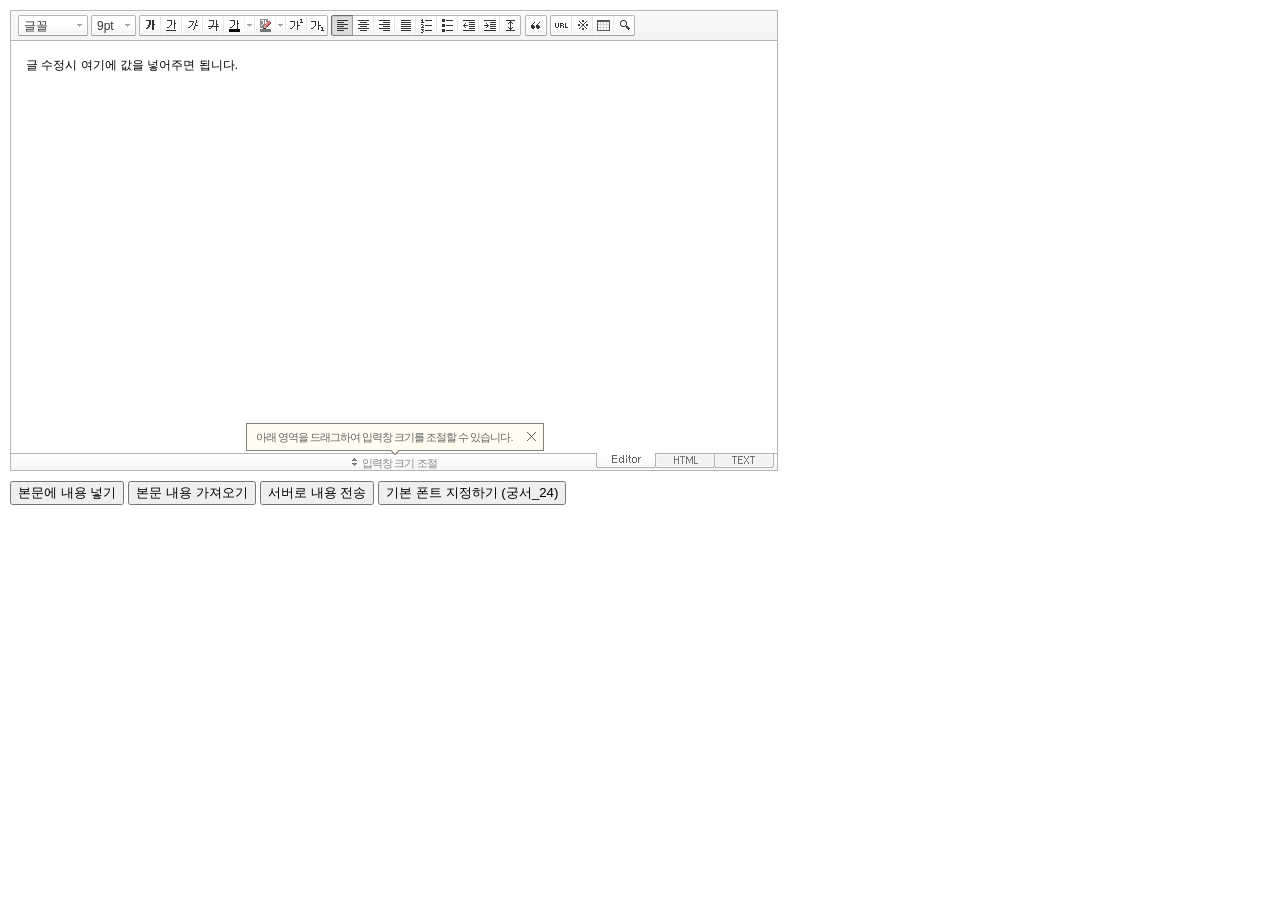
<file: cookieLogin/se2/index.html>
<!DOCTYPE HTML PUBLIC "-//W3C//DTD HTML 4.01 Transitional//EN" "http://www.w3.org/TR/html4/loose.dtd">
<html lang="ko">
<head>
<meta http-equiv="Content-Type" content="text/html; charset=utf-8">
<meta http-equiv="Content-Script-Type" content="text/javascript">
<meta http-equiv="Content-Style-Type" content="text/css">
<title>네이버 :: Smart Editor 2 &#8482;</title>
<link href="css/ko_KR/smart_editor2.css" rel="stylesheet" type="text/css">
<style type="text/css">
	body { margin: 10px; }
</style>
<script type="text/javascript" src="./js/lib/jindo2.all.js" charset="utf-8"></script>
<script type="text/javascript" src="./js/lib/jindo_component.js" charset="utf-8"></script>
<script type="text/javascript" src="./js/service/SE2M_Configuration.js" charset="utf-8"></script>	<!-- 설정 파일 -->
<script type="text/javascript" src="./js/service/SE2BasicCreator.js" charset="utf-8"></script>
<script type="text/javascript" src="./js/smarteditor2.js" charset="utf-8"></script>

</head>
<body>

<!-- SE2 Markup Start -->	
<div id="smart_editor2">
	<div id="smart_editor2_content"><a href="#se2_iframe" class="blind">글쓰기영역으로 바로가기</a>
		<div class="se2_tool" id="se2_tool">
			
			<div class="se2_text_tool husky_seditor_text_tool">
			<ul class="se2_font_type">
				<li class="husky_seditor_ui_fontName"><button type="button" class="se2_font_family" title="글꼴"><span class="husky_se2m_current_fontName">글꼴</span></button>
					<!-- 글꼴 레이어 -->
					<div class="se2_layer husky_se_fontName_layer">
						<div class="se2_in_layer">
							<ul class="se2_l_font_fam">
							<li style="display:none"><button type="button"><span>@DisplayName@<span>(</span><em style="font-family:FontFamily;">@SampleText@</em><span>)</span></span></button></li>
							<li class="se2_division husky_seditor_font_separator"></li>
							<li><button type="button"><span>나눔고딕<span>(</span><em style="font-family:'나눔고딕',NanumGothic;">가나다라</em><span>)</span></span></button></li>
							<li><button type="button"><span>나눔명조<span>(</span><em style="font-family:'나눔명조',NanumMyeongjo;">가나다라</em><span>)</span></span></button></li>
							<li><button type="button"><span>나눔고딕코딩<span>(</span><em style="font-family:'나눔고딕코딩',NanumGothicCoding;">가나다라</em><span>)</span></span></button></li>
							<li><button type="button"><span>나눔바른고딕<span>(</span><em style="font-family:'나눔바른고딕',NanumBarunGothic,NanumBarunGothicOTF;">가나다라</em><span>)</span></span></button></li>
							<li><button type="button"><span>나눔바른펜<span>(</span><em style="font-family:'나눔바른펜',NanumBarunpen;">가나다라</em><span>)</span></span></button></li>
							</ul>
						</div>
					</div>
					<!-- //글꼴 레이어 -->
				</li>

				<li class="husky_seditor_ui_fontSize"><button type="button" class="se2_font_size" title="글자크기"><span class="husky_se2m_current_fontSize">크기</span></button>
					<!-- 폰트 사이즈 레이어 -->
					<div class="se2_layer husky_se_fontSize_layer">
						<div class="se2_in_layer">
							<ul class="se2_l_font_size">
							<li><button type="button"><span style="margin-top:4px; margin-bottom:3px; margin-left:5px; font-size:7pt;">가나다라마바사<span style=" font-size:7pt;">(7pt)</span></span></button></li>
							<li><button type="button"><span style="margin-bottom:2px; font-size:8pt;">가나다라마바사<span style="font-size:8pt;">(8pt)</span></span></button></li>
							<li><button type="button"><span style="margin-bottom:1px; font-size:9pt;">가나다라마바사<span style="font-size:9pt;">(9pt)</span></span></button></li>
							<li><button type="button"><span style="margin-bottom:1px; font-size:10pt;">가나다라마바사<span style="font-size:10pt;">(10pt)</span></span></button></li>
							<li><button type="button"><span style="margin-bottom:2px; font-size:11pt;">가나다라마바사<span style="font-size:11pt;">(11pt)</span></span></button></li>
							<li><button type="button"><span style="margin-bottom:1px; font-size:12pt;">가나다라마바사<span style="font-size:12pt;">(12pt)</span></span></button></li>
							<li><button type="button"><span style="margin-bottom:2px; font-size:14pt;">가나다라마바사<span style="margin-left:6px;font-size:14pt;">(14pt)</span></span></button></li>
							<li><button type="button"><span style="margin-bottom:1px; font-size:18pt;">가나다라마바사<span style="margin-left:8px;font-size:18pt;">(18pt)</span></span></button></li>
							<li><button type="button"><span style="margin-left:3px; font-size:24pt;">가나다라마<span style="margin-left:11px;font-size:24pt;">(24pt)</span></span></button></li>
							<li><button type="button"><span style="margin-top:-1px; margin-left:3px; font-size:36pt;">가나다<span style="font-size:36pt;">(36pt)</span></span></button></li>
							</ul>
						</div>
					</div>
					<!-- //폰트 사이즈 레이어 -->
				</li>
</ul><ul>
				<li class="husky_seditor_ui_bold first_child"><button type="button" title="굵게[Ctrl+B]" class="se2_bold"><span class="_buttonRound tool_bg">굵게[Ctrl+B]</span></button></li>

				<li class="husky_seditor_ui_underline"><button type="button" title="밑줄[Ctrl+U]" class="se2_underline"><span class="_buttonRound">밑줄[Ctrl+U]</span></button></li>

				<li class="husky_seditor_ui_italic"><button type="button" title="기울임꼴[Ctrl+I]" class="se2_italic"><span class="_buttonRound">기울임꼴[Ctrl+I]</span></button></li>

				<li class="husky_seditor_ui_lineThrough"><button type="button" title="취소선[Ctrl+D]" class="se2_tdel"><span class="_buttonRound">취소선[Ctrl+D]</span></button></li>

				<li class="se2_pair husky_seditor_ui_fontColor"><span class="selected_color husky_se2m_fontColor_lastUsed" style="background-color:#4477f9"></span><span class="husky_seditor_ui_fontColorA"><button type="button" title="글자색" class="se2_fcolor"><span>글자색</span></button></span><span class="husky_seditor_ui_fontColorB"><button type="button" title="더보기" class="se2_fcolor_more"><span class="_buttonRound">더보기</span></button></span>				
					<!-- 글자색 -->
					<div class="se2_layer husky_se2m_fontcolor_layer" style="display:none">
						<div class="se2_in_layer husky_se2m_fontcolor_paletteHolder">
							<div class="se2_palette husky_se2m_color_palette">
								<ul class="se2_pick_color">
								<li><button type="button" title="#ff0000" style="background:#ff0000"><span><span>#ff0000</span></span></button></li>
								<li><button type="button" title="#ff6c00" style="background:#ff6c00"><span><span>#ff6c00</span></span></button></li>
								<li><button type="button" title="#ffaa00" style="background:#ffaa00"><span><span>#ffaa00</span></span></button></li>
								<li><button type="button" title="#ffef00" style="background:#ffef00"><span><span>#ffef00</span></span></button></li>
								<li><button type="button" title="#a6cf00" style="background:#a6cf00"><span><span>#a6cf00</span></span></button></li>
								<li><button type="button" title="#009e25" style="background:#009e25"><span><span>#009e25</span></span></button></li>
								<li><button type="button" title="#00b0a2" style="background:#00b0a2"><span><span>#00b0a2</span></span></button></li>
								<li><button type="button" title="#0075c8" style="background:#0075c8"><span><span>#0075c8</span></span></button></li>
								<li><button type="button" title="#3a32c3" style="background:#3a32c3"><span><span>#3a32c3</span></span></button></li>
								<li><button type="button" title="#7820b9" style="background:#7820b9"><span><span>#7820b9</span></span></button></li>
								<li><button type="button" title="#ef007c" style="background:#ef007c"><span><span>#ef007c</span></span></button></li>
								<li><button type="button" title="#000000" style="background:#000000"><span><span>#000000</span></span></button></li>
								<li><button type="button" title="#252525" style="background:#252525"><span><span>#252525</span></span></button></li>
								<li><button type="button" title="#464646" style="background:#464646"><span><span>#464646</span></span></button></li>
								<li><button type="button" title="#636363" style="background:#636363"><span><span>#636363</span></span></button></li>
								<li><button type="button" title="#7d7d7d" style="background:#7d7d7d"><span><span>#7d7d7d</span></span></button></li>
								<li><button type="button" title="#9a9a9a" style="background:#9a9a9a"><span><span>#9a9a9a</span></span></button></li>
								<li><button type="button" title="#ffe8e8" style="background:#ffe8e8"><span><span>#9a9a9a</span></span></button></li>
								<li><button type="button" title="#f7e2d2" style="background:#f7e2d2"><span><span>#f7e2d2</span></span></button></li>
								<li><button type="button" title="#f5eddc" style="background:#f5eddc"><span><span>#f5eddc</span></span></button></li>
								<li><button type="button" title="#f5f4e0" style="background:#f5f4e0"><span><span>#f5f4e0</span></span></button></li>
								<li><button type="button" title="#edf2c2" style="background:#edf2c2"><span><span>#edf2c2</span></span></button></li>
								<li><button type="button" title="#def7e5" style="background:#def7e5"><span><span>#def7e5</span></span></button></li>
								<li><button type="button" title="#d9eeec" style="background:#d9eeec"><span><span>#d9eeec</span></span></button></li>
								<li><button type="button" title="#c9e0f0" style="background:#c9e0f0"><span><span>#c9e0f0</span></span></button></li>
								<li><button type="button" title="#d6d4eb" style="background:#d6d4eb"><span><span>#d6d4eb</span></span></button></li>
								<li><button type="button" title="#e7dbed" style="background:#e7dbed"><span><span>#e7dbed</span></span></button></li>
								<li><button type="button" title="#f1e2ea" style="background:#f1e2ea"><span><span>#f1e2ea</span></span></button></li>
								<li><button type="button" title="#acacac" style="background:#acacac"><span><span>#acacac</span></span></button></li>
								<li><button type="button" title="#c2c2c2" style="background:#c2c2c2"><span><span>#c2c2c2</span></span></button></li>
								<li><button type="button" title="#cccccc" style="background:#cccccc"><span><span>#cccccc</span></span></button></li>
								<li><button type="button" title="#e1e1e1" style="background:#e1e1e1"><span><span>#e1e1e1</span></span></button></li>
								<li><button type="button" title="#ebebeb" style="background:#ebebeb"><span><span>#ebebeb</span></span></button></li>
								<li><button type="button" title="#ffffff" style="background:#ffffff"><span><span>#ffffff</span></span></button></li>
								</ul>
								<ul class="se2_pick_color" style="width:156px;">
								<li><button type="button" title="#e97d81" style="background:#e97d81"><span><span>#e97d81</span></span></button></li>
								<li><button type="button" title="#e19b73" style="background:#e19b73"><span><span>#e19b73</span></span></button></li>
								<li><button type="button" title="#d1b274" style="background:#d1b274"><span><span>#d1b274</span></span></button></li>
								<li><button type="button" title="#cfcca2" style="background:#cfcca2"><span><span>#cfcca2</span></span></button></li>
								<li><button type="button" title="#cfcca2" style="background:#cfcca2"><span><span>#cfcca2</span></span></button></li>
								<li><button type="button" title="#61b977" style="background:#61b977"><span><span>#61b977</span></span></button></li>
								<li><button type="button" title="#53aea8" style="background:#53aea8"><span><span>#53aea8</span></span></button></li>
								<li><button type="button" title="#518fbb" style="background:#518fbb"><span><span>#518fbb</span></span></button></li>
								<li><button type="button" title="#6a65bb" style="background:#6a65bb"><span><span>#6a65bb</span></span></button></li>
								<li><button type="button" title="#9a54ce" style="background:#9a54ce"><span><span>#9a54ce</span></span></button></li>
								<li><button type="button" title="#e573ae" style="background:#e573ae"><span><span>#e573ae</span></span></button></li>
								<li><button type="button" title="#5a504b" style="background:#5a504b"><span><span>#5a504b</span></span></button></li>
								<li><button type="button" title="#767b86" style="background:#767b86"><span><span>#767b86</span></span></button></li>
								<li><button type="button" title="#951015" style="background:#951015"><span><span>#951015</span></span></button></li>
								<li><button type="button" title="#6e391a" style="background:#6e391a"><span><span>#6e391a</span></span></button></li>
								<li><button type="button" title="#785c25" style="background:#785c25"><span><span>#785c25</span></span></button></li>
								<li><button type="button" title="#5f5b25" style="background:#5f5b25"><span><span>#5f5b25</span></span></button></li>
								<li><button type="button" title="#4c511f" style="background:#4c511f"><span><span>#4c511f</span></span></button></li>
								<li><button type="button" title="#1c4827" style="background:#1c4827"><span><span>#1c4827</span></span></button></li>
								<li><button type="button" title="#0d514c" style="background:#0d514c"><span><span>#0d514c</span></span></button></li>
								<li><button type="button" title="#1b496a" style="background:#1b496a"><span><span>#1b496a</span></span></button></li>
								<li><button type="button" title="#2b285f" style="background:#2b285f"><span><span>#2b285f</span></span></button></li>
								<li><button type="button" title="#45245b" style="background:#45245b"><span><span>#45245b</span></span></button></li>
								<li><button type="button" title="#721947" style="background:#721947"><span><span>#721947</span></span></button></li>
								<li><button type="button" title="#352e2c" style="background:#352e2c"><span><span>#352e2c</span></span></button></li>
								<li><button type="button" title="#3c3f45" style="background:#3c3f45"><span><span>#3c3f45</span></span></button></li>
								</ul>
								<button type="button" title="더보기" class="se2_view_more husky_se2m_color_palette_more_btn"><span>더보기</span></button>
								<div class="husky_se2m_color_palette_recent" style="display:none">
									<h4>최근 사용한 색</h4>
									<ul class="se2_pick_color">
									<li></li>
									<!-- 최근 사용한 색 템플릿 -->
									<!-- <li><button type="button" title="#e97d81" style="background:#e97d81"><span><span>#e97d81</span></span></button></li> -->
									<!-- //최근 사용한 색 템플릿 -->
									</ul>
								</div>								
								<div class="se2_palette2 husky_se2m_color_palette_colorpicker">
									<!--form action="http://test.emoticon.naver.com/colortable/TextAdd.nhn" method="post"-->
										<div class="se2_color_set">
											<span class="se2_selected_color"><span class="husky_se2m_cp_preview" style="background:#e97d81"></span></span><input type="text" name="" class="input_ty1 husky_se2m_cp_colorcode" value="#e97d81"><button type="button" class="se2_btn_insert husky_se2m_color_palette_ok_btn" title="입력"><span>입력</span></button></div>
										<!--input type="hidden" name="callback" value="http://test.emoticon.naver.com/colortable/result.jsp" />
										<input type="hidden" name="callback_func" value="1" />
										<input type="hidden" name="text_key" value="" />
										<input type="hidden" name="text_data" value="" />
									</form-->
									<div class="se2_gradation1 husky_se2m_cp_colpanel"></div>
									<div class="se2_gradation2 husky_se2m_cp_huepanel"></div>
								</div>
							</div>
                        </div>
					</div>
                    <!-- //글자색 -->
				</li>

				<li class="se2_pair husky_seditor_ui_BGColor"><span class="selected_color husky_se2m_BGColor_lastUsed" style="background-color:#4477f9"></span><span class="husky_seditor_ui_BGColorA"><button type="button" title="배경색" class="se2_bgcolor"><span>배경색</span></button></span><span class="husky_seditor_ui_BGColorB"><button type="button" title="더보기" class="se2_bgcolor_more"><span class="_buttonRound">더보기</span></button></span>
					<!-- 배경색 -->
					<div class="se2_layer se2_layer husky_se2m_BGColor_layer" style="display:none">
						<div class="se2_in_layer">
							<div class="se2_palette_bgcolor">
								<ul class="se2_background husky_se2m_bgcolor_list">
								<li><button type="button" title="배경색#ff0000 글자색#ffffff" style="background:#ff0000; color:#ffffff"><span><span>가나다</span></span></button></li>								
								<li><button type="button" title="배경색#6d30cf 글자색#ffffff" style="background:#6d30cf; color:#ffffff"><span><span>가나다</span></span></button></li>
								<li><button type="button" title="배경색#000000 글자색#ffffff" style="background:#000000; color:#ffffff"><span><span>가나다</span></span></button></li>
								<li><button type="button" title="배경색#ff6600 글자색#ffffff" style="background:#ff6600; color:#ffffff"><span><span>가나다</span></span></button></li>
								<li><button type="button" title="배경색#3333cc 글자색#ffffff" style="background:#3333cc; color:#ffffff"><span><span>가나다</span></span></button></li>
								<li><button type="button" title="배경색#333333 글자색#ffff00" style="background:#333333; color:#ffff00"><span><span>가나다</span></span></button></li>
								<li><button type="button" title="배경색#ffa700 글자색#ffffff" style="background:#ffa700; color:#ffffff"><span><span>가나다</span></span></button></li>
								<li><button type="button" title="배경색#009999 글자색#ffffff" style="background:#009999; color:#ffffff"><span><span>가나다</span></span></button></li>
								<li><button type="button" title="배경색#8e8e8e 글자색#ffffff" style="background:#8e8e8e; color:#ffffff"><span><span>가나다</span></span></button></li>								
								<li><button type="button" title="배경색#cc9900 글자색#ffffff" style="background:#cc9900; color:#ffffff"><span><span>가나다</span></span></button></li>
								<li><button type="button" title="배경색#77b02b 글자색#ffffff" style="background:#77b02b; color:#ffffff"><span><span>가나다</span></span></button></li>
								<li><button type="button" title="배경색#ffffff 글자색#000000" style="background:#ffffff; color:#000000"><span><span>가나다</span></span></button></li>
								</ul>
							</div>
							<div class="husky_se2m_BGColor_paletteHolder"></div>
                        </div>
					</div>
                    <!-- //배경색 -->
				</li>

				<li class="husky_seditor_ui_superscript"><button type="button" title="윗첨자" class="se2_sup"><span class="_buttonRound">윗첨자</span></button></li>

				<li class="husky_seditor_ui_subscript last_child"><button type="button" title="아래첨자" class="se2_sub"><span class="_buttonRound tool_bg">아래첨자</span></button></li>
</ul><ul>
				<li class="husky_seditor_ui_justifyleft first_child"><button type="button" title="왼쪽정렬" class="se2_left"><span class="_buttonRound tool_bg">왼쪽정렬</span></button></li>

				<li class="husky_seditor_ui_justifycenter"><button type="button" title="가운데정렬" class="se2_center"><span class="_buttonRound">가운데정렬</span></button></li>

				<li class="husky_seditor_ui_justifyright"><button type="button" title="오른쪽정렬" class="se2_right"><span class="_buttonRound">오른쪽정렬</span></button></li>

				<li class="husky_seditor_ui_justifyfull"><button type="button" title="양쪽정렬" class="se2_justify"><span class="_buttonRound">양쪽정렬</span></button></li>

				<li class="husky_seditor_ui_orderedlist"><button type="button" title="번호매기기" class="se2_ol"><span class="_buttonRound">번호매기기</span></button></li>

				<li class="husky_seditor_ui_unorderedlist"><button type="button" title="글머리기호" class="se2_ul"><span class="_buttonRound">글머리기호</span></button></li>

				<li class="husky_seditor_ui_outdent"><button type="button" title="내어쓰기[Shift+Tab]" class="se2_outdent"><span class="_buttonRound">내어쓰기[Shift+Tab]</span></button></li>

				<li class="husky_seditor_ui_indent"><button type="button" title="들여쓰기[Tab]" class="se2_indent"><span class="_buttonRound">들여쓰기[Tab]</span></button></li>			

				<li class="husky_seditor_ui_lineHeight last_child"><button type="button" title="줄간격" class="se2_lineheight" ><span class="_buttonRound tool_bg">줄간격</span></button>
					<!-- 줄간격 레이어 -->
					<div class="se2_layer husky_se2m_lineHeight_layer">
						<div class="se2_in_layer">
							<ul class="se2_l_line_height">
							<li><button type="button"><span>50%</span></button></li>
							<li><button type="button"><span>80%</span></button></li>
							<li><button type="button"><span>100%</span></button></li>
							<li><button type="button"><span>120%</span></button></li>
							<li><button type="button"><span>150%</span></button></li>
							<li><button type="button"><span>180%</span></button></li>
							<li><button type="button"><span>200%</span></button></li>
							</ul>
							<div class="se2_l_line_height_user husky_se2m_lineHeight_direct_input">
								<h3>직접 입력</h3>
								<span class="bx_input">
								<input type="text" class="input_ty1" maxlength="3" style="width:75px">
								<button type="button" title="1% 더하기" class="btn_up"><span>1% 더하기</span></button>
								<button type="button" title="1% 빼기" class="btn_down"><span>1% 빼기</span></button>
								</span>		
								<div class="btn_area">
									<button type="button" class="se2_btn_apply3"><span>적용</span></button><button type="button" class="se2_btn_cancel3"><span>취소</span></button>
								</div>
							</div>
						</div>
					</div>
					<!-- //줄간격 레이어 -->
				</li>
</ul><ul>
				<li class="husky_seditor_ui_quote single_child"><button type="button" title="인용구" class="se2_blockquote"><span class="_buttonRound tool_bg">인용구</span></button>
					<!-- 인용구 -->
					<div class="se2_layer husky_seditor_blockquote_layer" style="margin-left:-407px; display:none;">
						<div class="se2_in_layer">
							<div class="se2_quote">
								<ul>
								<li class="q1"><button type="button" class="se2_quote1"><span><span>인용구 스타일1</span></span></button></li>
								<li class="q2"><button type="button" class="se2_quote2"><span><span>인용구 스타일2</span></span></button></li>
								<li class="q3"><button type="button" class="se2_quote3"><span><span>인용구 스타일3</span></span></button></li>
								<li class="q4"><button type="button" class="se2_quote4"><span><span>인용구 스타일4</span></span></button></li>
								<li class="q5"><button type="button" class="se2_quote5"><span><span>인용구 스타일5</span></span></button></li>
								<li class="q6"><button type="button" class="se2_quote6"><span><span>인용구 스타일6</span></span></button></li>
								<li class="q7"><button type="button" class="se2_quote7"><span><span>인용구 스타일7</span></span></button></li>
								<li class="q8"><button type="button" class="se2_quote8"><span><span>인용구 스타일8</span></span></button></li>
								<li class="q9"><button type="button" class="se2_quote9"><span><span>인용구 스타일9</span></span></button></li>
								<li class="q10"><button type="button" class="se2_quote10"><span><span>인용구 스타일10</span></span></button></li>
								</ul>
								<button type="button" class="se2_cancel2"><span>적용취소</span></button>
							</div>
						</div>
					</div>
					<!-- //인용구 -->
				</li>
</ul><ul>
				<li class="husky_seditor_ui_hyperlink first_child"><button type="button" title="링크" class="se2_url"><span class="_buttonRound tool_bg">링크</span></button>
					<!-- 링크 -->
					<div class="se2_layer" style="margin-left:-285px">
						<div class="se2_in_layer">
							<div class="se2_url2">
								<input type="text" class="input_ty1" value="http://">
								<input type="checkbox" id="se2_url_new" class="se2_url_new"><label for="se2_url_new">새창으로 열기</label>
								<button type="button" class="se2_apply"><span>적용</span></button><button type="button" class="se2_cancel"><span>취소</span></button>
							</div>
						</div>
					</div>
					<!-- //링크 -->
				</li>

				<li class="husky_seditor_ui_sCharacter"><button type="button" title="특수기호" class="se2_character"><span class="_buttonRound">특수기호</span></button>
					<!-- 특수기호 -->
					<div class="se2_layer husky_seditor_sCharacter_layer" style="margin-left:-448px;">
						<div class="se2_in_layer">
							<div class="se2_bx_character">
								<ul class="se2_char_tab">
								<li class="active"><button type="button" title="일반기호" class="se2_char1"><span>일반기호</span></button>
									<div class="se2_s_character">
										<ul class="husky_se2m_sCharacter_list">
											<li></li>
											<!-- 일반기호 목록 -->
											<!-- <li class="hover"><button type="button"><span>｛</span></button></li><li class="active"><button type="button"><span>｝</span></button></li><li><button type="button"><span>〔</span></button></li><li><button type="button"><span>〕</span></button></li><li><button type="button"><span>〈</span></button></li><li><button type="button"><span>〉</span></button></li><li><button type="button"><span>《</span></button></li><li><button type="button"><span>》</span></button></li><li><button type="button"><span>「</span></button></li><li><button type="button"><span>」</span></button></li><li><button type="button"><span>『</span></button></li><li><button type="button"><span>』</span></button></li><li><button type="button"><span>【</span></button></li><li><button type="button"><span>】</span></button></li><li><button type="button"><span>‘</span></button></li><li><button type="button"><span>’</span></button></li><li><button type="button"><span>“</span></button></li><li><button type="button"><span>”</span></button></li><li><button type="button"><span>、</span></button></li><li><button type="button"><span>。</span></button></li><li><button type="button"><span>·</span></button></li><li><button type="button"><span>‥</span></button></li><li><button type="button"><span>…</span></button></li><li><button type="button"><span>§</span></button></li><li><button type="button"><span>※</span></button></li><li><button type="button"><span>☆</span></button></li><li><button type="button"><span>★</span></button></li><li><button type="button"><span>○</span></button></li><li><button type="button"><span>●</span></button></li><li><button type="button"><span>◎</span></button></li><li><button type="button"><span>◇</span></button></li><li><button type="button"><span>◆</span></button></li><li><button type="button"><span>□</span></button></li><li><button type="button"><span>■</span></button></li><li><button type="button"><span>△</span></button></li><li><button type="button"><span>▲</span></button></li><li><button type="button"><span>▽</span></button></li><li><button type="button"><span>▼</span></button></li><li><button type="button"><span>◁</span></button></li><li><button type="button"><span>◀</span></button></li><li><button type="button"><span>▷</span></button></li><li><button type="button"><span>▶</span></button></li><li><button type="button"><span>♤</span></button></li><li><button type="button"><span>♠</span></button></li><li><button type="button"><span>♡</span></button></li><li><button type="button"><span>♥</span></button></li><li><button type="button"><span>♧</span></button></li><li><button type="button"><span>♣</span></button></li><li><button type="button"><span>⊙</span></button></li><li><button type="button"><span>◈</span></button></li><li><button type="button"><span>▣</span></button></li><li><button type="button"><span>◐</span></button></li><li><button type="button"><span>◑</span></button></li><li><button type="button"><span>▒</span></button></li><li><button type="button"><span>▤</span></button></li><li><button type="button"><span>▥</span></button></li><li><button type="button"><span>▨</span></button></li><li><button type="button"><span>▧</span></button></li><li><button type="button"><span>▦</span></button></li><li><button type="button"><span>▩</span></button></li><li><button type="button"><span>±</span></button></li><li><button type="button"><span>×</span></button></li><li><button type="button"><span>÷</span></button></li><li><button type="button"><span>≠</span></button></li><li><button type="button"><span>≤</span></button></li><li><button type="button"><span>≥</span></button></li><li><button type="button"><span>∞</span></button></li><li><button type="button"><span>∴</span></button></li><li><button type="button"><span>°</span></button></li><li><button type="button"><span>′</span></button></li><li><button type="button"><span>″</span></button></li><li><button type="button"><span>∠</span></button></li><li><button type="button"><span>⊥</span></button></li><li><button type="button"><span>⌒</span></button></li><li><button type="button"><span>∂</span></button></li><li><button type="button"><span>≡</span></button></li><li><button type="button"><span>≒</span></button></li><li><button type="button"><span>≪</span></button></li><li><button type="button"><span>≫</span></button></li><li><button type="button"><span>√</span></button></li><li><button type="button"><span>∽</span></button></li><li><button type="button"><span>∝</span></button></li><li><button type="button"><span>∵</span></button></li><li><button type="button"><span>∫</span></button></li><li><button type="button"><span>∬</span></button></li><li><button type="button"><span>∈</span></button></li><li><button type="button"><span>∋</span></button></li><li><button type="button"><span>⊆</span></button></li><li><button type="button"><span>⊇</span></button></li><li><button type="button"><span>⊂</span></button></li><li><button type="button"><span>⊃</span></button></li><li><button type="button"><span>∪</span></button></li><li><button type="button"><span>∩</span></button></li><li><button type="button"><span>∧</span></button></li><li><button type="button"><span>∨</span></button></li><li><button type="button"><span>￢</span></button></li><li><button type="button"><span>⇒</span></button></li><li><button type="button"><span>⇔</span></button></li><li><button type="button"><span>∀</span></button></li><li><button type="button"><span>∃</span></button></li><li><button type="button"><span>´</span></button></li><li><button type="button"><span>～</span></button></li><li><button type="button"><span>ˇ</span></button></li><li><button type="button"><span>˘</span></button></li><li><button type="button"><span>˝</span></button></li><li><button type="button"><span>˚</span></button></li><li><button type="button"><span>˙</span></button></li><li><button type="button"><span>¸</span></button></li><li><button type="button"><span>˛</span></button></li><li><button type="button"><span>¡</span></button></li><li><button type="button"><span>¿</span></button></li><li><button type="button"><span>ː</span></button></li><li><button type="button"><span>∮</span></button></li><li><button type="button"><span>∑</span></button></li><li><button type="button"><span>∏</span></button></li><li><button type="button"><span>♭</span></button></li><li><button type="button"><span>♩</span></button></li><li><button type="button"><span>♪</span></button></li><li><button type="button"><span>♬</span></button></li><li><button type="button"><span>㉿</span></button></li><li><button type="button"><span>→</span></button></li><li><button type="button"><span>←</span></button></li><li><button type="button"><span>↑</span></button></li><li><button type="button"><span>↓</span></button></li><li><button type="button"><span>↔</span></button></li><li><button type="button"><span>↕</span></button></li><li><button type="button"><span>↗</span></button></li><li><button type="button"><span>↙</span></button></li><li><button type="button"><span>↖</span></button></li><li><button type="button"><span>↘</span></button></li><li><button type="button"><span>㈜</span></button></li><li><button type="button"><span>№</span></button></li><li><button type="button"><span>㏇</span></button></li><li><button type="button"><span>™</span></button></li><li><button type="button"><span>㏂</span></button></li><li><button type="button"><span>㏘</span></button></li><li><button type="button"><span>℡</span></button></li><li><button type="button"><span>♨</span></button></li><li><button type="button"><span>☏</span></button></li><li><button type="button"><span>☎</span></button></li><li><button type="button"><span>☜</span></button></li><li><button type="button"><span>☞</span></button></li><li><button type="button"><span>¶</span></button></li><li><button type="button"><span>†</span></button></li><li><button type="button"><span>‡</span></button></li><li><button type="button"><span>®</span></button></li><li><button type="button"><span>ª</span></button></li><li><button type="button"><span>º</span></button></li><li><button type="button"><span>♂</span></button></li><li><button type="button"><span>♀</span></button></li> -->
										</ul>
									</div>
								</li>
								<li><button type="button" title="숫자와 단위" class="se2_char2"><span>숫자와 단위</span></button>
									<div class="se2_s_character">
										<ul class="husky_se2m_sCharacter_list">
											<li></li>
											<!-- 숫자와 단위 목록 -->
											<!-- <li class="hover"><button type="button"><span>½</span></button></li><li><button type="button"><span>⅓</span></button></li><li><button type="button"><span>⅔</span></button></li><li><button type="button"><span>¼</span></button></li><li><button type="button"><span>¾</span></button></li><li><button type="button"><span>⅛</span></button></li><li><button type="button"><span>⅜</span></button></li><li><button type="button"><span>⅝</span></button></li><li><button type="button"><span>⅞</span></button></li><li><button type="button"><span>¹</span></button></li><li><button type="button"><span>²</span></button></li><li><button type="button"><span>³</span></button></li><li><button type="button"><span>⁴</span></button></li><li><button type="button"><span>ⁿ</span></button></li><li><button type="button"><span>₁</span></button></li><li><button type="button"><span>₂</span></button></li><li><button type="button"><span>₃</span></button></li><li><button type="button"><span>₄</span></button></li><li><button type="button"><span>Ⅰ</span></button></li><li><button type="button"><span>Ⅱ</span></button></li><li><button type="button"><span>Ⅲ</span></button></li><li><button type="button"><span>Ⅳ</span></button></li><li><button type="button"><span>Ⅴ</span></button></li><li><button type="button"><span>Ⅵ</span></button></li><li><button type="button"><span>Ⅶ</span></button></li><li><button type="button"><span>Ⅷ</span></button></li><li><button type="button"><span>Ⅸ</span></button></li><li><button type="button"><span>Ⅹ</span></button></li><li><button type="button"><span>ⅰ</span></button></li><li><button type="button"><span>ⅱ</span></button></li><li><button type="button"><span>ⅲ</span></button></li><li><button type="button"><span>ⅳ</span></button></li><li><button type="button"><span>ⅴ</span></button></li><li><button type="button"><span>ⅵ</span></button></li><li><button type="button"><span>ⅶ</span></button></li><li><button type="button"><span>ⅷ</span></button></li><li><button type="button"><span>ⅸ</span></button></li><li><button type="button"><span>ⅹ</span></button></li><li><button type="button"><span>￦</span></button></li><li><button type="button"><span>$</span></button></li><li><button type="button"><span>￥</span></button></li><li><button type="button"><span>￡</span></button></li><li><button type="button"><span>€</span></button></li><li><button type="button"><span>℃</span></button></li><li><button type="button"><span>A</span></button></li><li><button type="button"><span>℉</span></button></li><li><button type="button"><span>￠</span></button></li><li><button type="button"><span>¤</span></button></li><li><button type="button"><span>‰</span></button></li><li><button type="button"><span>㎕</span></button></li><li><button type="button"><span>㎖</span></button></li><li><button type="button"><span>㎗</span></button></li><li><button type="button"><span>ℓ</span></button></li><li><button type="button"><span>㎘</span></button></li><li><button type="button"><span>㏄</span></button></li><li><button type="button"><span>㎣</span></button></li><li><button type="button"><span>㎤</span></button></li><li><button type="button"><span>㎥</span></button></li><li><button type="button"><span>㎦</span></button></li><li><button type="button"><span>㎙</span></button></li><li><button type="button"><span>㎚</span></button></li><li><button type="button"><span>㎛</span></button></li><li><button type="button"><span>㎜</span></button></li><li><button type="button"><span>㎝</span></button></li><li><button type="button"><span>㎞</span></button></li><li><button type="button"><span>㎟</span></button></li><li><button type="button"><span>㎠</span></button></li><li><button type="button"><span>㎡</span></button></li><li><button type="button"><span>㎢</span></button></li><li><button type="button"><span>㏊</span></button></li><li><button type="button"><span>㎍</span></button></li><li><button type="button"><span>㎎</span></button></li><li><button type="button"><span>㎏</span></button></li><li><button type="button"><span>㏏</span></button></li><li><button type="button"><span>㎈</span></button></li><li><button type="button"><span>㎉</span></button></li><li><button type="button"><span>㏈</span></button></li><li><button type="button"><span>㎧</span></button></li><li><button type="button"><span>㎨</span></button></li><li><button type="button"><span>㎰</span></button></li><li><button type="button"><span>㎱</span></button></li><li><button type="button"><span>㎲</span></button></li><li><button type="button"><span>㎳</span></button></li><li><button type="button"><span>㎴</span></button></li><li><button type="button"><span>㎵</span></button></li><li><button type="button"><span>㎶</span></button></li><li><button type="button"><span>㎷</span></button></li><li><button type="button"><span>㎸</span></button></li><li><button type="button"><span>㎹</span></button></li><li><button type="button"><span>㎀</span></button></li><li><button type="button"><span>㎁</span></button></li><li><button type="button"><span>㎂</span></button></li><li><button type="button"><span>㎃</span></button></li><li><button type="button"><span>㎄</span></button></li><li><button type="button"><span>㎺</span></button></li><li><button type="button"><span>㎻</span></button></li><li><button type="button"><span>㎼</span></button></li><li><button type="button"><span>㎽</span></button></li><li><button type="button"><span>㎾</span></button></li><li><button type="button"><span>㎿</span></button></li><li><button type="button"><span>㎐</span></button></li><li><button type="button"><span>㎑</span></button></li><li><button type="button"><span>㎒</span></button></li><li><button type="button"><span>㎓</span></button></li><li><button type="button"><span>㎔</span></button></li><li><button type="button"><span>Ω</span></button></li><li><button type="button"><span>㏀</span></button></li><li><button type="button"><span>㏁</span></button></li><li><button type="button"><span>㎊</span></button></li><li><button type="button"><span>㎋</span></button></li><li><button type="button"><span>㎌</span></button></li><li><button type="button"><span>㏖</span></button></li><li><button type="button"><span>㏅</span></button></li><li><button type="button"><span>㎭</span></button></li><li><button type="button"><span>㎮</span></button></li><li><button type="button"><span>㎯</span></button></li><li><button type="button"><span>㏛</span></button></li><li><button type="button"><span>㎩</span></button></li><li><button type="button"><span>㎪</span></button></li><li><button type="button"><span>㎫</span></button></li><li><button type="button"><span>㎬</span></button></li><li><button type="button"><span>㏝</span></button></li><li><button type="button"><span>㏐</span></button></li><li><button type="button"><span>㏓</span></button></li><li><button type="button"><span>㏃</span></button></li><li><button type="button"><span>㏉</span></button></li><li><button type="button"><span>㏜</span></button></li><li><button type="button"><span>㏆</span></button></li> -->
										</ul>
									</div>
								</li>
								<li><button type="button" title="원,괄호" class="se2_char3"><span>원,괄호</span></button>
									<div class="se2_s_character">
										<ul class="husky_se2m_sCharacter_list">
											<li></li>
											<!-- 원,괄호 목록 -->
											<!-- <li><button type="button"><span>㉠</span></button></li><li><button type="button"><span>㉡</span></button></li><li><button type="button"><span>㉢</span></button></li><li><button type="button"><span>㉣</span></button></li><li><button type="button"><span>㉤</span></button></li><li><button type="button"><span>㉥</span></button></li><li><button type="button"><span>㉦</span></button></li><li><button type="button"><span>㉧</span></button></li><li><button type="button"><span>㉨</span></button></li><li><button type="button"><span>㉩</span></button></li><li><button type="button"><span>㉪</span></button></li><li><button type="button"><span>㉫</span></button></li><li><button type="button"><span>㉬</span></button></li><li><button type="button"><span>㉭</span></button></li><li><button type="button"><span>㉮</span></button></li><li><button type="button"><span>㉯</span></button></li><li><button type="button"><span>㉰</span></button></li><li><button type="button"><span>㉱</span></button></li><li><button type="button"><span>㉲</span></button></li><li><button type="button"><span>㉳</span></button></li><li><button type="button"><span>㉴</span></button></li><li><button type="button"><span>㉵</span></button></li><li><button type="button"><span>㉶</span></button></li><li><button type="button"><span>㉷</span></button></li><li><button type="button"><span>㉸</span></button></li><li><button type="button"><span>㉹</span></button></li><li><button type="button"><span>㉺</span></button></li><li><button type="button"><span>㉻</span></button></li><li><button type="button"><span>ⓐ</span></button></li><li><button type="button"><span>ⓑ</span></button></li><li><button type="button"><span>ⓒ</span></button></li><li><button type="button"><span>ⓓ</span></button></li><li><button type="button"><span>ⓔ</span></button></li><li><button type="button"><span>ⓕ</span></button></li><li><button type="button"><span>ⓖ</span></button></li><li><button type="button"><span>ⓗ</span></button></li><li><button type="button"><span>ⓘ</span></button></li><li><button type="button"><span>ⓙ</span></button></li><li><button type="button"><span>ⓚ</span></button></li><li><button type="button"><span>ⓛ</span></button></li><li><button type="button"><span>ⓜ</span></button></li><li><button type="button"><span>ⓝ</span></button></li><li><button type="button"><span>ⓞ</span></button></li><li><button type="button"><span>ⓟ</span></button></li><li><button type="button"><span>ⓠ</span></button></li><li><button type="button"><span>ⓡ</span></button></li><li><button type="button"><span>ⓢ</span></button></li><li><button type="button"><span>ⓣ</span></button></li><li><button type="button"><span>ⓤ</span></button></li><li><button type="button"><span>ⓥ</span></button></li><li><button type="button"><span>ⓦ</span></button></li><li><button type="button"><span>ⓧ</span></button></li><li><button type="button"><span>ⓨ</span></button></li><li><button type="button"><span>ⓩ</span></button></li><li><button type="button"><span>①</span></button></li><li><button type="button"><span>②</span></button></li><li><button type="button"><span>③</span></button></li><li><button type="button"><span>④</span></button></li><li><button type="button"><span>⑤</span></button></li><li><button type="button"><span>⑥</span></button></li><li><button type="button"><span>⑦</span></button></li><li><button type="button"><span>⑧</span></button></li><li><button type="button"><span>⑨</span></button></li><li><button type="button"><span>⑩</span></button></li><li><button type="button"><span>⑪</span></button></li><li><button type="button"><span>⑫</span></button></li><li><button type="button"><span>⑬</span></button></li><li><button type="button"><span>⑭</span></button></li><li><button type="button"><span>⑮</span></button></li><li><button type="button"><span>㈀</span></button></li><li><button type="button"><span>㈁</span></button></li><li class="hover"><button type="button"><span>㈂</span></button></li><li><button type="button"><span>㈃</span></button></li><li><button type="button"><span>㈄</span></button></li><li><button type="button"><span>㈅</span></button></li><li><button type="button"><span>㈆</span></button></li><li><button type="button"><span>㈇</span></button></li><li><button type="button"><span>㈈</span></button></li><li><button type="button"><span>㈉</span></button></li><li><button type="button"><span>㈊</span></button></li><li><button type="button"><span>㈋</span></button></li><li><button type="button"><span>㈌</span></button></li><li><button type="button"><span>㈍</span></button></li><li><button type="button"><span>㈎</span></button></li><li><button type="button"><span>㈏</span></button></li><li><button type="button"><span>㈐</span></button></li><li><button type="button"><span>㈑</span></button></li><li><button type="button"><span>㈒</span></button></li><li><button type="button"><span>㈓</span></button></li><li><button type="button"><span>㈔</span></button></li><li><button type="button"><span>㈕</span></button></li><li><button type="button"><span>㈖</span></button></li><li><button type="button"><span>㈗</span></button></li><li><button type="button"><span>㈘</span></button></li><li><button type="button"><span>㈙</span></button></li><li><button type="button"><span>㈚</span></button></li><li><button type="button"><span>㈛</span></button></li><li><button type="button"><span>⒜</span></button></li><li><button type="button"><span>⒝</span></button></li><li><button type="button"><span>⒞</span></button></li><li><button type="button"><span>⒟</span></button></li><li><button type="button"><span>⒠</span></button></li><li><button type="button"><span>⒡</span></button></li><li><button type="button"><span>⒢</span></button></li><li><button type="button"><span>⒣</span></button></li><li><button type="button"><span>⒤</span></button></li><li><button type="button"><span>⒥</span></button></li><li><button type="button"><span>⒦</span></button></li><li><button type="button"><span>⒧</span></button></li><li><button type="button"><span>⒨</span></button></li><li><button type="button"><span>⒩</span></button></li><li><button type="button"><span>⒪</span></button></li><li><button type="button"><span>⒫</span></button></li><li><button type="button"><span>⒬</span></button></li><li><button type="button"><span>⒭</span></button></li><li><button type="button"><span>⒮</span></button></li><li><button type="button"><span>⒯</span></button></li><li><button type="button"><span>⒰</span></button></li><li><button type="button"><span>⒱</span></button></li><li><button type="button"><span>⒲</span></button></li><li><button type="button"><span>⒳</span></button></li><li><button type="button"><span>⒴</span></button></li><li><button type="button"><span>⒵</span></button></li><li><button type="button"><span>⑴</span></button></li><li><button type="button"><span>⑵</span></button></li><li><button type="button"><span>⑶</span></button></li><li><button type="button"><span>⑷</span></button></li><li><button type="button"><span>⑸</span></button></li><li><button type="button"><span>⑹</span></button></li><li><button type="button"><span>⑺</span></button></li><li><button type="button"><span>⑻</span></button></li><li><button type="button"><span>⑼</span></button></li><li><button type="button"><span>⑽</span></button></li><li><button type="button"><span>⑾</span></button></li><li><button type="button"><span>⑿</span></button></li><li><button type="button"><span>⒀</span></button></li><li><button type="button"><span>⒁</span></button></li><li><button type="button"><span>⒂</span></button></li> -->
										</ul>
									</div>
								</li>
								<li><button type="button" title="한글" class="se2_char4"><span>한글</span></button>
									<div class="se2_s_character">
										<ul class="husky_se2m_sCharacter_list">
											<li></li>
											<!-- 한글 목록 -->
											<!-- <li><button type="button"><span>ㄱ</span></button></li><li><button type="button"><span>ㄲ</span></button></li><li><button type="button"><span>ㄳ</span></button></li><li><button type="button"><span>ㄴ</span></button></li><li><button type="button"><span>ㄵ</span></button></li><li><button type="button"><span>ㄶ</span></button></li><li><button type="button"><span>ㄷ</span></button></li><li><button type="button"><span>ㄸ</span></button></li><li><button type="button"><span>ㄹ</span></button></li><li><button type="button"><span>ㄺ</span></button></li><li><button type="button"><span>ㄻ</span></button></li><li><button type="button"><span>ㄼ</span></button></li><li><button type="button"><span>ㄽ</span></button></li><li><button type="button"><span>ㄾ</span></button></li><li><button type="button"><span>ㄿ</span></button></li><li><button type="button"><span>ㅀ</span></button></li><li><button type="button"><span>ㅁ</span></button></li><li><button type="button"><span>ㅂ</span></button></li><li><button type="button"><span>ㅃ</span></button></li><li><button type="button"><span>ㅄ</span></button></li><li><button type="button"><span>ㅅ</span></button></li><li><button type="button"><span>ㅆ</span></button></li><li><button type="button"><span>ㅇ</span></button></li><li><button type="button"><span>ㅈ</span></button></li><li><button type="button"><span>ㅉ</span></button></li><li><button type="button"><span>ㅊ</span></button></li><li><button type="button"><span>ㅋ</span></button></li><li><button type="button"><span>ㅌ</span></button></li><li><button type="button"><span>ㅍ</span></button></li><li><button type="button"><span>ㅎ</span></button></li><li><button type="button"><span>ㅏ</span></button></li><li><button type="button"><span>ㅐ</span></button></li><li><button type="button"><span>ㅑ</span></button></li><li><button type="button"><span>ㅒ</span></button></li><li><button type="button"><span>ㅓ</span></button></li><li><button type="button"><span>ㅔ</span></button></li><li><button type="button"><span>ㅕ</span></button></li><li><button type="button"><span>ㅖ</span></button></li><li><button type="button"><span>ㅗ</span></button></li><li><button type="button"><span>ㅘ</span></button></li><li><button type="button"><span>ㅙ</span></button></li><li><button type="button"><span>ㅚ</span></button></li><li><button type="button"><span>ㅛ</span></button></li><li><button type="button"><span>ㅜ</span></button></li><li><button type="button"><span>ㅝ</span></button></li><li><button type="button"><span>ㅞ</span></button></li><li><button type="button"><span>ㅟ</span></button></li><li><button type="button"><span>ㅠ</span></button></li><li><button type="button"><span>ㅡ</span></button></li><li><button type="button"><span>ㅢ</span></button></li><li><button type="button"><span>ㅣ</span></button></li><li><button type="button"><span>ㅥ</span></button></li><li><button type="button"><span>ㅦ</span></button></li><li><button type="button"><span>ㅧ</span></button></li><li><button type="button"><span>ㅨ</span></button></li><li><button type="button"><span>ㅩ</span></button></li><li><button type="button"><span>ㅪ</span></button></li><li><button type="button"><span>ㅫ</span></button></li><li><button type="button"><span>ㅬ</span></button></li><li><button type="button"><span>ㅭ</span></button></li><li><button type="button"><span>ㅮ</span></button></li><li><button type="button"><span>ㅯ</span></button></li><li><button type="button"><span>ㅰ</span></button></li><li><button type="button"><span>ㅱ</span></button></li><li><button type="button"><span>ㅲ</span></button></li><li><button type="button"><span>ㅳ</span></button></li><li><button type="button"><span>ㅴ</span></button></li><li><button type="button"><span>ㅵ</span></button></li><li><button type="button"><span>ㅶ</span></button></li><li><button type="button"><span>ㅷ</span></button></li><li><button type="button"><span>ㅸ</span></button></li><li><button type="button"><span>ㅹ</span></button></li><li><button type="button"><span>ㅺ</span></button></li><li><button type="button"><span>ㅻ</span></button></li><li><button type="button"><span>ㅼ</span></button></li><li><button type="button"><span>ㅽ</span></button></li><li><button type="button"><span>ㅾ</span></button></li><li><button type="button"><span>ㅿ</span></button></li><li><button type="button"><span>ㆀ</span></button></li><li><button type="button"><span>ㆁ</span></button></li><li><button type="button"><span>ㆂ</span></button></li><li><button type="button"><span>ㆃ</span></button></li><li><button type="button"><span>ㆄ</span></button></li><li><button type="button"><span>ㆅ</span></button></li><li><button type="button"><span>ㆆ</span></button></li><li><button type="button"><span>ㆇ</span></button></li><li><button type="button"><span>ㆈ</span></button></li><li><button type="button"><span>ㆉ</span></button></li><li><button type="button"><span>ㆊ</span></button></li><li><button type="button"><span>ㆋ</span></button></li><li><button type="button"><span>ㆌ</span></button></li><li><button type="button"><span>ㆍ</span></button></li><li><button type="button"><span>ㆎ</span></button></li> -->
										</ul>
									</div>
								</li>
								<li><button type="button" title="그리스,라틴어" class="se2_char5"><span>그리스,라틴어</span></button>
									<div class="se2_s_character">
										<ul class="husky_se2m_sCharacter_list">
											<li></li>
											<!-- 그리스,라틴어 목록 -->
											<!-- <li><button type="button"><span>Α</span></button></li><li><button type="button"><span>Β</span></button></li><li><button type="button"><span>Γ</span></button></li><li><button type="button"><span>Δ</span></button></li><li><button type="button"><span>Ε</span></button></li><li><button type="button"><span>Ζ</span></button></li><li><button type="button"><span>Η</span></button></li><li><button type="button"><span>Θ</span></button></li><li><button type="button"><span>Ι</span></button></li><li><button type="button"><span>Κ</span></button></li><li><button type="button"><span>Λ</span></button></li><li><button type="button"><span>Μ</span></button></li><li><button type="button"><span>Ν</span></button></li><li><button type="button"><span>Ξ</span></button></li><li class="hover"><button type="button"><span>Ο</span></button></li><li><button type="button"><span>Π</span></button></li><li><button type="button"><span>Ρ</span></button></li><li><button type="button"><span>Σ</span></button></li><li><button type="button"><span>Τ</span></button></li><li><button type="button"><span>Υ</span></button></li><li><button type="button"><span>Φ</span></button></li><li><button type="button"><span>Χ</span></button></li><li><button type="button"><span>Ψ</span></button></li><li><button type="button"><span>Ω</span></button></li><li><button type="button"><span>α</span></button></li><li><button type="button"><span>β</span></button></li><li><button type="button"><span>γ</span></button></li><li><button type="button"><span>δ</span></button></li><li><button type="button"><span>ε</span></button></li><li><button type="button"><span>ζ</span></button></li><li><button type="button"><span>η</span></button></li><li><button type="button"><span>θ</span></button></li><li><button type="button"><span>ι</span></button></li><li><button type="button"><span>κ</span></button></li><li><button type="button"><span>λ</span></button></li><li><button type="button"><span>μ</span></button></li><li><button type="button"><span>ν</span></button></li><li><button type="button"><span>ξ</span></button></li><li><button type="button"><span>ο</span></button></li><li><button type="button"><span>π</span></button></li><li><button type="button"><span>ρ</span></button></li><li><button type="button"><span>σ</span></button></li><li><button type="button"><span>τ</span></button></li><li><button type="button"><span>υ</span></button></li><li><button type="button"><span>φ</span></button></li><li><button type="button"><span>χ</span></button></li><li><button type="button"><span>ψ</span></button></li><li><button type="button"><span>ω</span></button></li><li><button type="button"><span>Æ</span></button></li><li><button type="button"><span>Ð</span></button></li><li><button type="button"><span>Ħ</span></button></li><li><button type="button"><span>Ĳ</span></button></li><li><button type="button"><span>Ŀ</span></button></li><li><button type="button"><span>Ł</span></button></li><li><button type="button"><span>Ø</span></button></li><li><button type="button"><span>Œ</span></button></li><li><button type="button"><span>Þ</span></button></li><li><button type="button"><span>Ŧ</span></button></li><li><button type="button"><span>Ŋ</span></button></li><li><button type="button"><span>æ</span></button></li><li><button type="button"><span>đ</span></button></li><li><button type="button"><span>ð</span></button></li><li><button type="button"><span>ħ</span></button></li><li><button type="button"><span>I</span></button></li><li><button type="button"><span>ĳ</span></button></li><li><button type="button"><span>ĸ</span></button></li><li><button type="button"><span>ŀ</span></button></li><li><button type="button"><span>ł</span></button></li><li><button type="button"><span>ł</span></button></li><li><button type="button"><span>œ</span></button></li><li><button type="button"><span>ß</span></button></li><li><button type="button"><span>þ</span></button></li><li><button type="button"><span>ŧ</span></button></li><li><button type="button"><span>ŋ</span></button></li><li><button type="button"><span>ŉ</span></button></li><li><button type="button"><span>Б</span></button></li><li><button type="button"><span>Г</span></button></li><li><button type="button"><span>Д</span></button></li><li><button type="button"><span>Ё</span></button></li><li><button type="button"><span>Ж</span></button></li><li><button type="button"><span>З</span></button></li><li><button type="button"><span>И</span></button></li><li><button type="button"><span>Й</span></button></li><li><button type="button"><span>Л</span></button></li><li><button type="button"><span>П</span></button></li><li><button type="button"><span>Ц</span></button></li><li><button type="button"><span>Ч</span></button></li><li><button type="button"><span>Ш</span></button></li><li><button type="button"><span>Щ</span></button></li><li><button type="button"><span>Ъ</span></button></li><li><button type="button"><span>Ы</span></button></li><li><button type="button"><span>Ь</span></button></li><li><button type="button"><span>Э</span></button></li><li><button type="button"><span>Ю</span></button></li><li><button type="button"><span>Я</span></button></li><li><button type="button"><span>б</span></button></li><li><button type="button"><span>в</span></button></li><li><button type="button"><span>г</span></button></li><li><button type="button"><span>д</span></button></li><li><button type="button"><span>ё</span></button></li><li><button type="button"><span>ж</span></button></li><li><button type="button"><span>з</span></button></li><li><button type="button"><span>и</span></button></li><li><button type="button"><span>й</span></button></li><li><button type="button"><span>л</span></button></li><li><button type="button"><span>п</span></button></li><li><button type="button"><span>ф</span></button></li><li><button type="button"><span>ц</span></button></li><li><button type="button"><span>ч</span></button></li><li><button type="button"><span>ш</span></button></li><li><button type="button"><span>щ</span></button></li><li><button type="button"><span>ъ</span></button></li><li><button type="button"><span>ы</span></button></li><li><button type="button"><span>ь</span></button></li><li><button type="button"><span>э</span></button></li><li><button type="button"><span>ю</span></button></li><li><button type="button"><span>я</span></button></li> -->
										</ul>
									</div>
								</li>
								<li><button type="button" title="일본어" class="se2_char6"><span>일본어</span></button>
									<div class="se2_s_character">
										<ul class="husky_se2m_sCharacter_list">
											<li></li>
											<!-- 일본어 목록 -->
											<!-- <li><button type="button"><span>ぁ</span></button></li><li class="hover"><button type="button"><span>あ</span></button></li><li><button type="button"><span>ぃ</span></button></li><li><button type="button"><span>い</span></button></li><li><button type="button"><span>ぅ</span></button></li><li><button type="button"><span>う</span></button></li><li><button type="button"><span>ぇ</span></button></li><li><button type="button"><span>え</span></button></li><li><button type="button"><span>ぉ</span></button></li><li><button type="button"><span>お</span></button></li><li><button type="button"><span>か</span></button></li><li><button type="button"><span>が</span></button></li><li><button type="button"><span>き</span></button></li><li><button type="button"><span>ぎ</span></button></li><li><button type="button"><span>く</span></button></li><li><button type="button"><span>ぐ</span></button></li><li><button type="button"><span>け</span></button></li><li><button type="button"><span>げ</span></button></li><li><button type="button"><span>こ</span></button></li><li><button type="button"><span>ご</span></button></li><li><button type="button"><span>さ</span></button></li><li><button type="button"><span>ざ</span></button></li><li><button type="button"><span>し</span></button></li><li><button type="button"><span>じ</span></button></li><li><button type="button"><span>す</span></button></li><li><button type="button"><span>ず</span></button></li><li><button type="button"><span>せ</span></button></li><li><button type="button"><span>ぜ</span></button></li><li><button type="button"><span>そ</span></button></li><li><button type="button"><span>ぞ</span></button></li><li><button type="button"><span>た</span></button></li><li><button type="button"><span>だ</span></button></li><li><button type="button"><span>ち</span></button></li><li><button type="button"><span>ぢ</span></button></li><li><button type="button"><span>っ</span></button></li><li><button type="button"><span>つ</span></button></li><li><button type="button"><span>づ</span></button></li><li><button type="button"><span>て</span></button></li><li><button type="button"><span>で</span></button></li><li><button type="button"><span>と</span></button></li><li><button type="button"><span>ど</span></button></li><li><button type="button"><span>な</span></button></li><li><button type="button"><span>に</span></button></li><li><button type="button"><span>ぬ</span></button></li><li><button type="button"><span>ね</span></button></li><li><button type="button"><span>の</span></button></li><li><button type="button"><span>は</span></button></li><li><button type="button"><span>ば</span></button></li><li><button type="button"><span>ぱ</span></button></li><li><button type="button"><span>ひ</span></button></li><li><button type="button"><span>び</span></button></li><li><button type="button"><span>ぴ</span></button></li><li><button type="button"><span>ふ</span></button></li><li><button type="button"><span>ぶ</span></button></li><li><button type="button"><span>ぷ</span></button></li><li><button type="button"><span>へ</span></button></li><li><button type="button"><span>べ</span></button></li><li><button type="button"><span>ぺ</span></button></li><li><button type="button"><span>ほ</span></button></li><li><button type="button"><span>ぼ</span></button></li><li><button type="button"><span>ぽ</span></button></li><li><button type="button"><span>ま</span></button></li><li><button type="button"><span>み</span></button></li><li><button type="button"><span>む</span></button></li><li><button type="button"><span>め</span></button></li><li><button type="button"><span>も</span></button></li><li><button type="button"><span>ゃ</span></button></li><li><button type="button"><span>や</span></button></li><li><button type="button"><span>ゅ</span></button></li><li><button type="button"><span>ゆ</span></button></li><li><button type="button"><span>ょ</span></button></li><li><button type="button"><span>よ</span></button></li><li><button type="button"><span>ら</span></button></li><li><button type="button"><span>り</span></button></li><li><button type="button"><span>る</span></button></li><li><button type="button"><span>れ</span></button></li><li><button type="button"><span>ろ</span></button></li><li><button type="button"><span>ゎ</span></button></li><li><button type="button"><span>わ</span></button></li><li><button type="button"><span>ゐ</span></button></li><li><button type="button"><span>ゑ</span></button></li><li><button type="button"><span>を</span></button></li><li><button type="button"><span>ん</span></button></li><li><button type="button"><span>ァ</span></button></li><li><button type="button"><span>ア</span></button></li><li><button type="button"><span>ィ</span></button></li><li><button type="button"><span>イ</span></button></li><li><button type="button"><span>ゥ</span></button></li><li><button type="button"><span>ウ</span></button></li><li><button type="button"><span>ェ</span></button></li><li><button type="button"><span>エ</span></button></li><li><button type="button"><span>ォ</span></button></li><li><button type="button"><span>オ</span></button></li><li><button type="button"><span>カ</span></button></li><li><button type="button"><span>ガ</span></button></li><li><button type="button"><span>キ</span></button></li><li><button type="button"><span>ギ</span></button></li><li><button type="button"><span>ク</span></button></li><li><button type="button"><span>グ</span></button></li><li><button type="button"><span>ケ</span></button></li><li><button type="button"><span>ゲ</span></button></li><li><button type="button"><span>コ</span></button></li><li><button type="button"><span>ゴ</span></button></li><li><button type="button"><span>サ</span></button></li><li><button type="button"><span>ザ</span></button></li><li><button type="button"><span>シ</span></button></li><li><button type="button"><span>ジ</span></button></li><li><button type="button"><span>ス</span></button></li><li><button type="button"><span>ズ</span></button></li><li><button type="button"><span>セ</span></button></li><li><button type="button"><span>ゼ</span></button></li><li><button type="button"><span>ソ</span></button></li><li><button type="button"><span>ゾ</span></button></li><li><button type="button"><span>タ</span></button></li><li><button type="button"><span>ダ</span></button></li><li><button type="button"><span>チ</span></button></li><li><button type="button"><span>ヂ</span></button></li><li><button type="button"><span>ッ</span></button></li><li><button type="button"><span>ツ</span></button></li><li><button type="button"><span>ヅ</span></button></li><li><button type="button"><span>テ</span></button></li><li><button type="button"><span>デ</span></button></li><li><button type="button"><span>ト</span></button></li><li><button type="button"><span>ド</span></button></li><li><button type="button"><span>ナ</span></button></li><li><button type="button"><span>ニ</span></button></li><li><button type="button"><span>ヌ</span></button></li><li><button type="button"><span>ネ</span></button></li><li><button type="button"><span>ノ</span></button></li><li><button type="button"><span>ハ</span></button></li><li><button type="button"><span>バ</span></button></li><li><button type="button"><span>パ</span></button></li><li><button type="button"><span>ヒ</span></button></li><li><button type="button"><span>ビ</span></button></li><li><button type="button"><span>ピ</span></button></li><li><button type="button"><span>フ</span></button></li><li><button type="button"><span>ブ</span></button></li><li><button type="button"><span>プ</span></button></li><li><button type="button"><span>ヘ</span></button></li><li><button type="button"><span>ベ</span></button></li><li><button type="button"><span>ペ</span></button></li><li><button type="button"><span>ホ</span></button></li><li><button type="button"><span>ボ</span></button></li><li><button type="button"><span>ポ</span></button></li><li><button type="button"><span>マ</span></button></li><li><button type="button"><span>ミ</span></button></li><li><button type="button"><span>ム</span></button></li><li><button type="button"><span>メ</span></button></li><li><button type="button"><span>モ</span></button></li><li><button type="button"><span>ャ</span></button></li><li><button type="button"><span>ヤ</span></button></li><li><button type="button"><span>ュ</span></button></li><li><button type="button"><span>ユ</span></button></li><li><button type="button"><span>ョ</span></button></li><li><button type="button"><span>ヨ</span></button></li><li><button type="button"><span>ラ</span></button></li><li><button type="button"><span>リ</span></button></li><li><button type="button"><span>ル</span></button></li><li><button type="button"><span>レ</span></button></li><li><button type="button"><span>ロ</span></button></li><li><button type="button"><span>ヮ</span></button></li><li><button type="button"><span>ワ</span></button></li><li><button type="button"><span>ヰ</span></button></li><li><button type="button"><span>ヱ</span></button></li><li><button type="button"><span>ヲ</span></button></li><li><button type="button"><span>ン</span></button></li><li><button type="button"><span>ヴ</span></button></li><li><button type="button"><span>ヵ</span></button></li><li><button type="button"><span>ヶ</span></button></li> -->
										</ul>
									</div>
								</li>
								</ul>
								<p class="se2_apply_character">
									<label for="char_preview">선택한 기호</label> <input type="text" name="char_preview" id="char_preview" value="®º⊆●○" class="input_ty1"><button type="button" class="se2_confirm"><span>적용</span></button><button type="button" class="se2_cancel husky_se2m_sCharacter_close"><span>취소</span></button>
								</p>
							</div>
						</div>
					</div>
					<!-- //특수기호 -->
				</li>

				<li class="husky_seditor_ui_table"><button type="button" title="표" class="se2_table"><span class="_buttonRound">표</span></button>
					<!--@lazyload_html create_table-->
					<!-- 표 -->
					<div class="se2_layer husky_se2m_table_layer" style="margin-left:-171px">
						<div class="se2_in_layer">
							<div class="se2_table_set">
								<fieldset>
								<legend>칸수 지정</legend>
									<dl class="se2_cell_num">
									<dt><label for="row">행</label></dt>
									<dd><input id="row" name="" type="text" maxlength="2" value="4" class="input_ty2">
										<button type="button" class="se2_add"><span>1행추가</span></button>
										<button type="button" class="se2_del"><span>1행삭제</span></button>
									</dd>
									<dt><label for="col">열</label></dt>
									<dd><input id="col" name="" type="text" maxlength="2" value="4" class="input_ty2">
										<button type="button" class="se2_add"><span>1열추가</span></button>
										<button type="button" class="se2_del"><span>1열삭제</span></button>
									</dd>
									</dl>
									<table border="0" cellspacing="1" class="se2_pre_table husky_se2m_table_preview">
									<tr>
									<td>&nbsp;</td>
									<td>&nbsp;</td>
									<td>&nbsp;</td>
									<td>&nbsp;</td>
									</tr>
									<tr>
									<td>&nbsp;</td>
									<td>&nbsp;</td>
									<td>&nbsp;</td>
									<td>&nbsp;</td>
									</tr>
									<tr>
									<td>&nbsp;</td>
									<td>&nbsp;</td>
									<td>&nbsp;</td>
									<td>&nbsp;</td>
									</tr>
									</table>
								</fieldset>
								<fieldset>
									<legend>속성직접입력</legend>
									<dl class="se2_t_proper1">
									<dt><input type="radio" id="se2_tbp1" name="se2_tbp" checked><label for="se2_tbp1">속성직접입력</label></dt>
									<dd>
										<dl class="se2_t_proper1_1">
										<dt><label>표스타일</label></dt>
										<dd><div class="se2_select_ty1"><span class="se2_b_style3 husky_se2m_table_border_style_preview"></span><button type="button" title="더보기" class="se2_view_more"><span>더보기</span></button></div>
											<!-- 레이어 : 테두리스타일 -->
											<div class="se2_layer_b_style husky_se2m_table_border_style_layer" style="display:none">
												<ul>
												<li><button type="button" class="se2_b_style1"><span class="se2m_no_border">테두리없음</span></button></li>
												<li><button type="button" class="se2_b_style2"><span><span>테두리스타일2</span></span></button></li>
												<li><button type="button" class="se2_b_style3"><span><span>테두리스타일3</span></span></button></li>
												<li><button type="button" class="se2_b_style4"><span><span>테두리스타일4</span></span></button></li>
												<li><button type="button" class="se2_b_style5"><span><span>테두리스타일5</span></span></button></li>
												<li><button type="button" class="se2_b_style6"><span><span>테두리스타일6</span></span></button></li>
												<li><button type="button" class="se2_b_style7"><span><span>테두리스타일7</span></span></button></li>
												</ul>
											</div>
											<!-- //레이어 : 테두리스타일 -->
										</dd>
										</dl>
										<dl class="se2_t_proper1_1 se2_t_proper1_2">
										<dt><label for="se2_b_width">테두리두께</label></dt>
										<dd><input id="se2_b_width" name="" type="text" maxlength="2" value="1" class="input_ty1">
											<button type="button" title="1px 더하기" class="se2_add se2m_incBorder"><span>1px 더하기</span></button>
											<button type="button" title="1px 빼기" class="se2_del se2m_decBorder"><span>1px 빼기</span></button>
										</dd>
										</dl>
										<dl class="se2_t_proper1_1 se2_t_proper1_3">
										<dt><label for="se2_b_color">테두리색</label></dt>
										<dd><input id="se2_b_color" name="" type="text" maxlength="7" value="#cccccc" class="input_ty3"><span class="se2_pre_color"><button type="button" style="background:#cccccc;"><span>색찾기</span></button></span>	
										<!-- 레이어 : 테두리색 -->
											<div class="se2_layer se2_b_t_b1" style="clear:both;display:none;position:absolute;top:20px;left:-147px;">
												<div class="se2_in_layer husky_se2m_table_border_color_pallet">
												</div>
											</div>
										<!-- //레이어 : 테두리색-->
										</dd>
										</dl>
										<div class="se2_t_dim0"></div><!-- 테두리 없음일때 딤드레이어 -->
										<dl class="se2_t_proper1_1 se2_t_proper1_4">
										<dt><label for="se2_cellbg">셀 배경색</label></dt>
										<dd><input id="se2_cellbg" name="" type="text" maxlength="7" value="#ffffff" class="input_ty3"><span class="se2_pre_color"><button type="button" style="background:#ffffff;"><span>색찾기</span></button></span>
										<!-- 레이어 : 셀배경색 -->
										<div class="se2_layer se2_b_t_b1" style="clear:both;display:none;position:absolute;top:20px;left:-147px;">
											<div class="se2_in_layer husky_se2m_table_bgcolor_pallet">
											</div>
										</div>
										<!-- //레이어 : 셀배경색-->
										</dd>
										</dl>
									</dd>
									</dl>
								</fieldset>
								<fieldset>
									<legend>표스타일</legend>
									<dl class="se2_t_proper2">
									<dt><input type="radio" id="se2_tbp2" name="se2_tbp"><label for="se2_tbp2">스타일 선택</label></dt>
									<dd><div class="se2_select_ty2"><span class="se2_t_style1 husky_se2m_table_style_preview"></span><button type="button" title="더보기" class="se2_view_more"><span>더보기</span></button></div>
										<!-- 레이어 : 표템플릿선택 -->
										<div class="se2_layer_t_style husky_se2m_table_style_layer" style="display:none">
											<ul class="se2_scroll">
											<li><button type="button" class="se2_t_style1"><span>표스타일1</span></button></li>
											<li><button type="button" class="se2_t_style2"><span>표스타일2</span></button></li>
											<li><button type="button" class="se2_t_style3"><span>표스타일3</span></button></li>
											<li><button type="button" class="se2_t_style4"><span>표스타일4</span></button></li>
											<li><button type="button" class="se2_t_style5"><span>표스타일5</span></button></li>
											<li><button type="button" class="se2_t_style6"><span>표스타일6</span></button></li>
											<li><button type="button" class="se2_t_style7"><span>표스타일7</span></button></li>
											<li><button type="button" class="se2_t_style8"><span>표스타일8</span></button></li>
											<li><button type="button" class="se2_t_style9"><span>표스타일9</span></button></li>
											<li><button type="button" class="se2_t_style10"><span>표스타일10</span></button></li>
											<li><button type="button" class="se2_t_style11"><span>표스타일11</span></button></li>
											<li><button type="button" class="se2_t_style12"><span>표스타일12</span></button></li>
											<li><button type="button" class="se2_t_style13"><span>표스타일13</span></button></li>
											<li><button type="button" class="se2_t_style14"><span>표스타일14</span></button></li>
											<li><button type="button" class="se2_t_style15"><span>표스타일15</span></button></li>
											<li><button type="button" class="se2_t_style16"><span>표스타일16</span></button></li>
											</ul>
										</div>
										<!-- //레이어 : 표템플릿선택 -->
									</dd>
									</dl>
								</fieldset>
								<p class="se2_btn_area">
									<button type="button" class="se2_apply"><span>적용</span></button><button type="button" class="se2_cancel"><span>취소</span></button>
								</p>
								<!-- 딤드레이어 -->
								<div class="se2_t_dim3"></div>
								<!-- //딤드레이어 -->
							</div>
						</div>
					</div>
					<!-- //표 -->
					<!--//@lazyload_html-->
				</li>

				<li class="husky_seditor_ui_findAndReplace last_child"><button type="button" title="찾기/바꾸기" class="se2_find"><span class="_buttonRound tool_bg">찾기/바꾸기</span></button>
					<!--@lazyload_html find_and_replace-->
					<!-- 찾기/바꾸기 -->
					<div class="se2_layer husky_se2m_findAndReplace_layer" style="margin-left:-238px;">
						<div class="se2_in_layer">
							<div class="se2_bx_find_revise">
								<button type="button" title="닫기" class="se2_close husky_se2m_cancel"><span>닫기</span></button>
								<h3>찾기/바꾸기</h3>
								<ul>
								<li class="active"><button type="button" class="se2_tabfind"><span>찾기</span></button></li>
								<li><button type="button" class="se2_tabrevise"><span>바꾸기</span></button></li>
								</ul>
								<div class="se2_in_bx_find husky_se2m_find_ui" style="display:block">
									<dl>
									<dt><label for="find_word">찾을 단어</label></dt><dd><input type="text" id="find_word" value="스마트에디터" class="input_ty1"></dd>
									</dl>
									<p class="se2_find_btns">
										<button type="button" class="se2_find_next husky_se2m_find_next"><span>다음 찾기</span></button><button type="button" class="se2_cancel husky_se2m_cancel"><span>취소</span></button>
									</p>
								</div>
								<div class="se2_in_bx_revise husky_se2m_replace_ui" style="display:none">
									<dl>
									<dt><label for="find_word2">찾을 단어</label></dt><dd><input type="text" id="find_word2" value="스마트에디터" class="input_ty1"></dd>
									<dt><label for="revise_word">바꿀 단어</label></dt><dd><input type="text" id="revise_word" value="스마트에디터" class="input_ty1"></dd>
									</dl>
									<p class="se2_find_btns">
										<button type="button" class="se2_find_next2 husky_se2m_replace_find_next"><span>다음 찾기</span></button><button type="button" class="se2_revise1 husky_se2m_replace"><span>바꾸기</span></button><button type="button" class="se2_revise2 husky_se2m_replace_all"><span>모두 바꾸기</span></button><button type="button" class="se2_cancel husky_se2m_cancel"><span>취소</span></button>
									</p>
								</div>
								<button type="button" title="닫기" class="se2_close husky_se2m_cancel"><span>닫기</span></button>
							</div>
						</div>
					</div>
					<!-- //찾기/바꾸기 -->
					<!--//@lazyload_html-->
				</li>
</ul>
			</div>
			<!-- //704이상 -->
		</div>
		
				<!-- 접근성 도움말 레이어 -->
		<div class="se2_layer se2_accessibility" style="display:none;">
			<div class="se2_in_layer">
				<button type="button" title="닫기" class="se2_close"><span>닫기</span></button>
				<h3><strong>접근성 도움말</strong></h3>
				<div class="box_help">
					<div>
						<strong>툴바</strong>
						<p>ALT+F10 을 누르면 툴바로 이동합니다. 다음 버튼은 TAB 으로 이전 버튼은 SHIFT+TAB 으로 이동 가능합니다. ENTER 를 누르면 해당 버튼의 기능이 동작하고 글쓰기 영역으로 포커스가 이동합니다. ESC 를 누르면 아무런 기능을 실행하지 않고 글쓰기 영역으로 포커스가 이동합니다.</p>
						<strong>빠져 나가기</strong>
						<p>ALT+. 를 누르면 스마트 에디터 다음 요소로 ALT+, 를 누르면 스마트에디터 이전 요소로 빠져나갈 수 있습니다.</p>
						<strong>명령어 단축키</strong>
						<ul>
						<li>CTRL+B <span>굵게</span></li>
						<li>SHIFT+TAB <span>내어쓰기</span></li>
						<li>CTRL+U <span>밑줄</span></li>
						<li>CTRL+F <span>찾기</span></li>
						<li>CTRL+I <span>기울임 글꼴</span></li>
						<li>CTRL+H <span>바꾸기</span></li>
						<li>CTRL+D <span>취소선</span></li>
						<li>CTRL+K <span>링크걸기</span></li>
						<li>TAB <span>들여쓰기</span></li>
						</ul>
					</div>
				</div>
				<div class="se2_btns">
					<button type="button" class="se2_close2"><span>닫기</span></button>
				</div>
			</div>
		</div>		
		<!-- //접근성 도움말 레이어 -->

		<hr>
		<!-- 입력 -->
		<div class="se2_input_area husky_seditor_editing_area_container">
			
			
			<iframe src="about:blank" id="se2_iframe" name="se2_iframe" class="se2_input_wysiwyg" width="400" height="300" title="글쓰기 영역 : 도구 모음은 ALT+F10을, 도움말은 ALT+0을 누르세요." frameborder="0" style="display:block;"></iframe>
			<textarea name="" rows="10" cols="100" title="HTML 편집 모드" class="se2_input_syntax se2_input_htmlsrc" style="display:none;outline-style:none;resize:none"> </textarea>
			<textarea name="" rows="10" cols="100" title="TEXT 편집 모드" class="se2_input_syntax se2_input_text" style="display:none;outline-style:none;resize:none;"> </textarea>
			
			<!-- 입력창 조절 안내 레이어 -->
			<div class="ly_controller husky_seditor_resize_notice" style="z-index:20;display:none;">
				<p>아래 영역을 드래그하여 입력창 크기를 조절할 수 있습니다.</p>
				<button type="button" title="닫기" class="bt_clse"><span>닫기</span></button>
				<span class="ic_arr"></span>
			</div>
			<!-- //입력창 조절 안내 레이어 -->
						<div class="quick_wrap">
				<!-- 표/글양식 간단편집기 -->
				<!--@lazyload_html qe_table-->
				<div class="q_table_wrap" style="z-index: 150;">
				<button class="_fold se2_qmax q_open_table_full" style="position:absolute; display:none;top:340px;left:210px;z-index:30;" title="최대화" type="button"><span>퀵에디터최대화</span></button>
				<div class="_full se2_qeditor se2_table_set" style="position:absolute;display:none;top:135px;left:661px;z-index:30;">
					<div class="se2_qbar q_dragable"><span class="se2_qmini"><button title="최소화" class="q_open_table_fold"><span>퀵에디터최소화</span></button></span></div>
					<div class="se2_qbody0">
						<div class="se2_qbody">
							<dl class="se2_qe1">
							<dt>삽입</dt><dd><button class="se2_addrow" title="행삽입" type="button"><span>행삽입</span></button><button class="se2_addcol" title="열삽입" type="button"><span>열삽입</span></button></dd>
							<dt>분할</dt><dd><button class="se2_seprow" title="행분할" type="button"><span>행분할</span></button><button class="se2_sepcol" title="열분할" type="button"><span>열분할</span></button></dd>

							<dt>삭제</dt><dd><button class="se2_delrow" title="행삭제" type="button"><span>행삭제</span></button><button class="se2_delcol" title="열삭제" type="button"><span>열삭제</span></button></dd>
							<dt>병합</dt><dd><button class="se2_merrow" title="행병합" type="button"><span>행병합</span></button></dd>
							</dl>
							<div class="se2_qe2 se2_qe2_3"> <!-- 테이블 퀵에디터의 경우만,  se2_qe2_3제거 -->
								<!-- 샐배경색 -->
								<dl class="se2_qe2_1">

								<dt><input type="radio" checked="checked" name="se2_tbp3" id="se2_cellbg2" class="husky_se2m_radio_bgc"><label for="se2_cellbg2">셀 배경색</label></dt>
								<dd><span class="se2_pre_color"><button style="background: none repeat scroll 0% 0% rgb(255, 255, 255);" type="button" class="husky_se2m_table_qe_bgcolor_btn"><span>색찾기</span></button></span>		
									<!-- layer:셀배경색 -->
									<div style="display:none;position:absolute;top:20px;left:0px;" class="se2_layer se2_b_t_b1">
										<div class="se2_in_layer husky_se2m_tbl_qe_bg_paletteHolder">
										</div>
									</div>
									<!-- //layer:셀배경색-->

								</dd>
								</dl>
								<!-- //샐배경색 -->
								<!-- 배경이미지선택 -->
								<dl style="display: none;" class="se2_qe2_2 husky_se2m_tbl_qe_review_bg">
								<dt><input type="radio" name="se2_tbp3" id="se2_cellbg3" class="husky_se2m_radio_bgimg"><label for="se2_cellbg3">이미지</label></dt>
								<dd><span class="se2_pre_bgimg"><button class="husky_se2m_table_qe_bgimage_btn se2_cellimg0" type="button"><span>배경이미지선택</span></button></span>
									<!-- layer:배경이미지선택 -->
									<div style="display:none;position:absolute;top:20px;left:-155px;" class="se2_layer se2_b_t_b1">
										<div class="se2_in_layer husky_se2m_tbl_qe_bg_img_paletteHolder">
											<ul class="se2_cellimg_set">
											<li><button class="se2_cellimg0" type="button"><span>배경없음</span></button></li>
											<li><button class="se2_cellimg1" type="button"><span>배경1</span></button></li>
											<li><button class="se2_cellimg2" type="button"><span>배경2</span></button></li>
											<li><button class="se2_cellimg3" type="button"><span>배경3</span></button></li>
											<li><button class="se2_cellimg4" type="button"><span>배경4</span></button></li>
											<li><button class="se2_cellimg5" type="button"><span>배경5</span></button></li>
											<li><button class="se2_cellimg6" type="button"><span>배경6</span></button></li>
											<li><button class="se2_cellimg7" type="button"><span>배경7</span></button></li>
											<li><button class="se2_cellimg8" type="button"><span>배경8</span></button></li>
											<li><button class="se2_cellimg9" type="button"><span>배경9</span></button></li>
											<li><button class="se2_cellimg10" type="button"><span>배경10</span></button></li>
											<li><button class="se2_cellimg11" type="button"><span>배경11</span></button></li>
											<li><button class="se2_cellimg12" type="button"><span>배경12</span></button></li>
											<li><button class="se2_cellimg13" type="button"><span>배경13</span></button></li>
											<li><button class="se2_cellimg14" type="button"><span>배경14</span></button></li>
											<li><button class="se2_cellimg15" type="button"><span>배경15</span></button></li>
											<li><button class="se2_cellimg16" type="button"><span>배경16</span></button></li>
											<li><button class="se2_cellimg17" type="button"><span>배경17</span></button></li>
											<li><button class="se2_cellimg18" type="button"><span>배경18</span></button></li>
											<li><button class="se2_cellimg19" type="button"><span>배경19</span></button></li>
											<li><button class="se2_cellimg20" type="button"><span>배경20</span></button></li>
											<li><button class="se2_cellimg21" type="button"><span>배경21</span></button></li>
											<li><button class="se2_cellimg22" type="button"><span>배경22</span></button></li>
											<li><button class="se2_cellimg23" type="button"><span>배경23</span></button></li>
											<li><button class="se2_cellimg24" type="button"><span>배경24</span></button></li>
											<li><button class="se2_cellimg25" type="button"><span>배경25</span></button></li>
											<li><button class="se2_cellimg26" type="button"><span>배경26</span></button></li>
											<li><button class="se2_cellimg27" type="button"><span>배경27</span></button></li>
											<li><button class="se2_cellimg28" type="button"><span>배경28</span></button></li>
											<li><button class="se2_cellimg29" type="button"><span>배경29</span></button></li>
											<li><button class="se2_cellimg30" type="button"><span>배경30</span></button></li>
											<li><button class="se2_cellimg31" type="button"><span>배경31</span></button></li>
											</ul>
										</div>
									</div>
									<!-- //layer:배경이미지선택-->
								</dd>
								</dl>
								<!-- //배경이미지선택 -->
							</div>
							<dl style="display: block;" class="se2_qe3 se2_t_proper2">
							<dt><input type="radio" name="se2_tbp3" id="se2_tbp4" class="husky_se2m_radio_template"><label for="se2_tbp4">표 스타일</label></dt>
							<dd>
								<div class="se2_qe3_table">
								<div class="se2_select_ty2"><span class="se2_t_style1"></span><button class="se2_view_more husky_se2m_template_more" title="더보기" type="button"><span>더보기</span></button></div>
								<!-- layer:표스타일 -->
								<div style="display:none;top:33px;left:0;margin:0;" class="se2_layer_t_style">
									<ul>
									<li><button class="se2_t_style1" type="button"><span>표 스타일1</span></button></li>
									<li><button class="se2_t_style2" type="button"><span>표 스타일2</span></button></li>
									<li><button class="se2_t_style3" type="button"><span>표 스타일3</span></button></li>
									<li><button class="se2_t_style4" type="button"><span>표 스타일4</span></button></li>
									<li><button class="se2_t_style5" type="button"><span>표 스타일5</span></button></li>
									<li><button class="se2_t_style6" type="button"><span>표 스타일6</span></button></li>
									<li><button class="se2_t_style7" type="button"><span>표 스타일7</span></button></li>
									<li><button class="se2_t_style8" type="button"><span>표 스타일8</span></button></li>
									<li><button class="se2_t_style9" type="button"><span>표 스타일9</span></button></li>
									<li><button class="se2_t_style10" type="button"><span>표 스타일10</span></button></li>
									<li><button class="se2_t_style11" type="button"><span>표 스타일11</span></button></li>
									<li><button class="se2_t_style12" type="button"><span>표 스타일12</span></button></li>
									<li><button class="se2_t_style13" type="button"><span>표 스타일13</span></button></li>
									<li><button class="se2_t_style14" type="button"><span>표 스타일14</span></button></li>
									<li><button class="se2_t_style15" type="button"><span>표 스타일15</span></button></li>
									<li><button class="se2_t_style16" type="button"><span>표 스타일16</span></button></li>
									</ul>
								</div>
								<!-- //layer:표스타일 -->
								</div>
							</dd>
							</dl>
							<div style="display:none" class="se2_btn_area">
								<button class="se2_btn_save" type="button"><span>My 리뷰저장</span></button>
							</div>
							<div class="se2_qdim0 husky_se2m_tbl_qe_dim1"></div>
							<div class="se2_qdim4 husky_se2m_tbl_qe_dim2"></div>
							<div class="se2_qdim6c husky_se2m_tbl_qe_dim_del_col"></div>
							<div class="se2_qdim6r husky_se2m_tbl_qe_dim_del_row"></div>
						</div>
					</div>
				</div>
				</div>
				<!--//@lazyload_html-->
				<!-- //표/글양식 간단편집기 -->
				<!-- 이미지 간단편집기 -->
				<!--@lazyload_html qe_image-->
				<div class="q_img_wrap">
					<button class="_fold se2_qmax q_open_img_full" style="position:absolute;display:none;top:240px;left:210px;z-index:30;" title="최대화" type="button"><span>퀵에디터최대화</span></button>
					<div class="_full se2_qeditor se2_table_set" style="position:absolute;display:none;top:140px;left:450px;z-index:30;">
						<div class="se2_qbar  q_dragable"><span class="se2_qmini"><button title="최소화" class="q_open_img_fold"><span>퀵에디터최소화</span></button></span></div>
						<div class="se2_qbody0">
							<div class="se2_qbody">
								<div class="se2_qe10">
									<label for="se2_swidth">가로</label><input type="text" class="input_ty1 widthimg" name="" id="se2_swidth" value="1024"><label class="se2_sheight" for="se2_sheight">세로</label><input type="text" class="input_ty1 heightimg" name="" id="se2_sheight" value="768"><button class="se2_sreset" type="button"><span>초기화</span></button>
									<div class="se2_qe10_1"><input type="checkbox" name="" class="se2_srate" id="se2_srate"><label for="se2_srate">가로 세로 비율 유지</label></div>
								</div>
								<div class="se2_qe11">
									<dl class="se2_qe11_1">
									<dt><label for="se2_b_width2">테두리두께</label></dt>
										<dd class="se2_numberStepper"><input type="text" class="input_ty1 input bordersize" value="1" maxlength="2" name="" id="se2_b_width2" readonly="readonly">
										<button class="se2_add plus" type="button"><span>1px 더하기</span></button>
										<button class="se2_del minus" type="button"><span>1px 빼기</span></button>
									</dd>
									</dl>

									<dl class="se2_qe11_2">
									<dt>테두리 색</dt>
									<dd><span class="se2_pre_color"><button style="background:#000000;" type="button" class="husky_se2m_img_qe_bgcolor_btn"><span>색찾기</span></button></span>
										<!-- layer:테두리 색 -->
										<div style="display:none;position:absolute;top:20px;left:-209px;" class="se2_layer se2_b_t_b1">
											<div class="se2_in_layer husky_se2m_img_qe_bg_paletteHolder">
											</div>
										</div>
										<!-- //layer:테두리 색 -->
									</dd>
									</dl>
								</div>
								<dl class="se2_qe12">
								<dt>정렬</dt>
								<dd><button title="정렬없음" class="se2_align0" type="button"><span>정렬없음</span></button><button title="좌측정렬" class="se2_align1 left" type="button"><span>좌측정렬</span></button><button title="우측정렬" class="se2_align2 right" type="button"><span>우측정렬</span></button>
								</dd>
								</dl>
								<button class="se2_highedit" type="button"><span>고급편집</span></button>
								<div class="se2_qdim0"></div>
							</div>
						</div>
					</div>
				</div>
				<!--//@lazyload_html-->
				<!-- 이미지 간단편집기 -->
			</div>
		</div>
		<!-- //입력 -->
		<!-- 입력창조절/ 모드전환 -->
		<div class="se2_conversion_mode">
			<button type="button" class="se2_inputarea_controller husky_seditor_editingArea_verticalResizer" title="입력창 크기 조절"><span>입력창 크기 조절</span></button>
			<ul class="se2_converter">
			<li class="active"><button type="button" class="se2_to_editor"><span>Editor</span></button></li>
			<li><button type="button" class="se2_to_html"><span>HTML</span></button></li>
			<li><button type="button" class="se2_to_text"><span>TEXT</span></button></li>
			</ul>
		</div>
		<!-- //입력창조절/ 모드전환 -->
		<hr>
		<!-- 얼럿 메세지 공통 -->
		<div class="se2_alert_wrap" style="display:none">
			<div class="se2_alert_content">
				<div class="se2_alert_txts"></div>
				<p class="se2_alert_btns">
					<button type="button" class="se2_confirm"><span>확인</span></button><button type="button" class="se2_cancel"><span>취소</span></button>
				</p>
				<a href="#" class="btn_close">닫기</a>
			</div>
			<!-- 레이어 중앙정렬 -->
			<span class="va_line"></span>
			<div class="ie_cover"></div>
		</div>
		<!-- //얼럿 메세지 공통 -->
	</div>
</div>
<!-- SE2 Markup End -->

<!--Example Start-->
<div id="se2_sample" style="margin:10px 0;">
	<input type="button" onclick="pasteHTML();" value="본문에 내용 넣기" />
	<input type="button" onclick="showHTML();" value="본문 내용 가져오기" />
	<input type="button" onclick="submitContents();" value="서버로 내용 전송" />
	<input type="button" onclick="setDefaultFont();" value="기본 폰트 지정하기 (궁서_24)" />
	<form action="sample/viewer/index.php" method="post">
		<textarea name="ir1" id="ir1" rows="10" cols="100" style="width:766px; height:412px; display:none;">
			<p>글 수정시 여기에 값을 넣어주면 됩니다.</p>
		</textarea>
	</form>
</div>

<script type="text/javascript">
if(window.frameElement){
	jindo.$("se2_sample").style.display = "none";
}else{
	var oEditor = createSEditor2(jindo.$("ir1"), {
		bUseToolbar : true,				// 툴바 사용 여부 (true:사용/ false:사용하지 않음)
		bUseVerticalResizer : true,		// 입력창 크기 조절바 사용 여부 (true:사용/ false:사용하지 않음)
		bUseModeChanger : true,			// 모드 탭(Editor | HTML | TEXT) 사용 여부 (true:사용/ false:사용하지 않음)
		//bSkipXssFilter : true,		// client-side xss filter 무시 여부 (true:사용하지 않음 / 그외:사용)
		//aAdditionalFontList : [["MS UI Gothic", "MS UI Gothic"], ["Comic Sans MS", "Comic Sans MS"],["TEST","TEST"]],	// 추가 글꼴 목록
		fOnBeforeUnload : function(){
			//예제 코드
			//return "내용이 변경되었습니다.";
		}
	});
	
	oEditor.run({
		fnOnAppReady: function(){
			//예제 코드
			//oEditor.exec("PASTE_HTML", ["로딩이 완료된 후에 본문에 삽입되는 text입니다."]);
		}
	});
	
	function pasteHTML() {
		var sHTML = "<span style='color:#FF0000;'>이미지도 같은 방식으로 삽입합니다.<\/span>";
		oEditor.exec("PASTE_HTML", [sHTML]);
	}
	
	function showHTML() {
		var sHTML = oEditor.getIR();
		alert(sHTML);
	}
	
	function submitContents() {
		oEditor.exec("UPDATE_CONTENTS_FIELD");	// 에디터의 내용이 textarea에 적용됩니다.
	
		// 에디터의 내용에 대한 값 검증은 이곳에서 document.getElementById("ir1").value를 이용해서 처리하면 됩니다.
		jindo.$("ir1").form.submit();
	}
	
	function setDefaultFont() {
		var sDefaultFont = '궁서';
		var nFontSize = 24;
		oEditor.setDefaultFont(sDefaultFont, nFontSize);
	}
}
</script>
<!--Example End-->
</body>
</html>
</file>
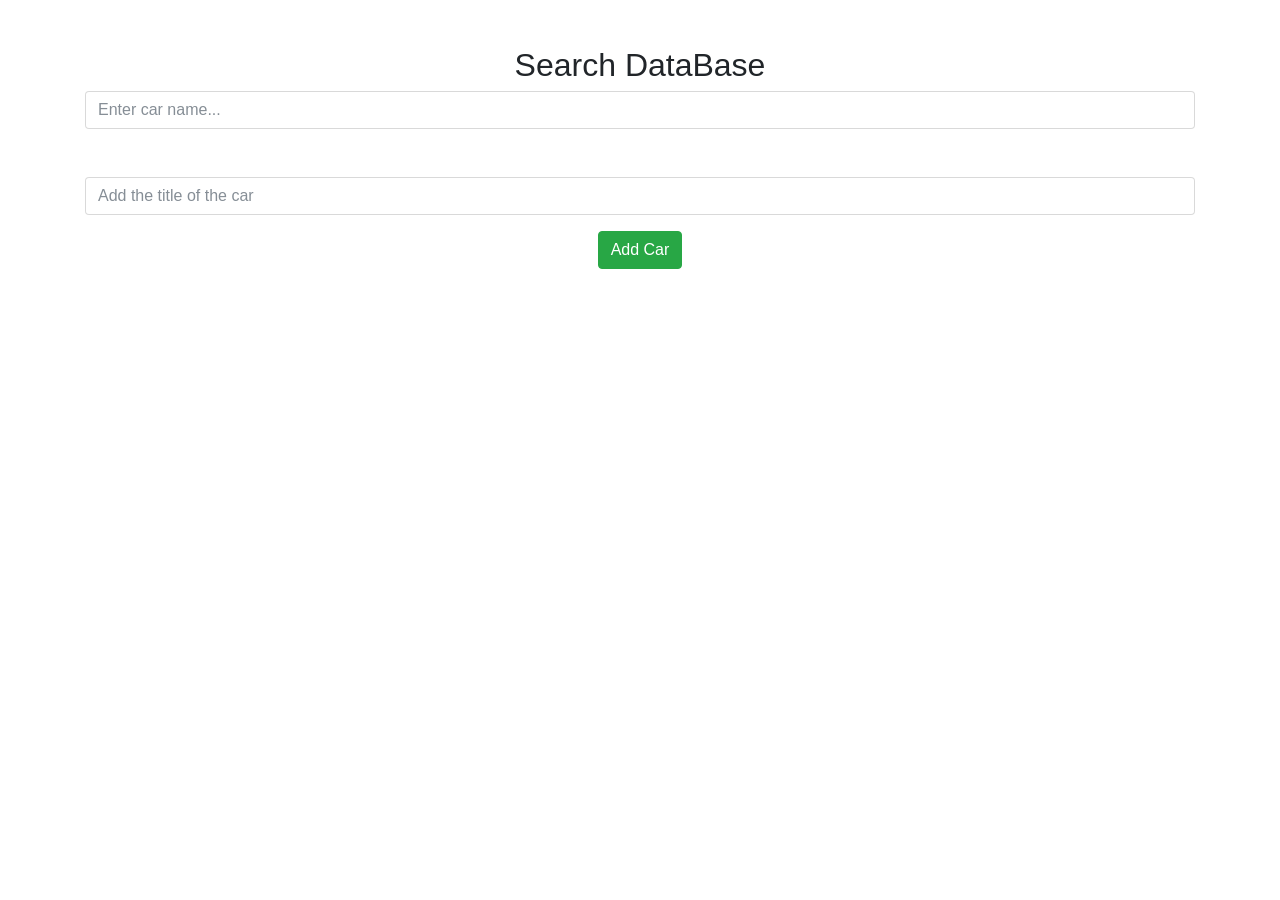
<file: phpjq/333/index.html>
<!DOCTYPE html>
<html lang="en">
<head>
	<meta charset="UTF-8">
	<title>Car Shop</title>
	<link rel="stylesheet" href="css/bootstrap.css">
	<script src="js/jquery.min.js"></script>
	<script src="js/popper.min.js"></script>
	<script src="js/bootstrap.min.js"></script>
</head>
<body>
	
	
	<div class="container text-center mt-5">
		<h2>Search DataBase</h2>
		

		<input type="text" class="form-control" placeholder="Enter car name..." name="search" id="search">
		
		<div class="form-group mt-5">
			<input type="text" class="form-control" name="car_title" id="add-car" placeholder="Add the title of the car">
			<button class="btn btn-success mt-3" id="add-car-btn">Add Car</button>
		</div>
		
		<h2 class="mt-5" id="result"></h2>
		<br>
		<p id="car-added-alert"></p>
		
		


	</div>




	<!-- UPDATE MODAL -->
	<div class="modal fade" id="update-modal">
		<div class="modal-dialog">
			<div class="modal-content">
				<div class="modal-header">
					<h1 class="modal-title">Update the Car</h1>
					<button class="close" type="button" data-dismiss="modal" area-label="close"><span area-hidden="true">&times;</span></button>
				</div>

				<div class="modal-body">
					<label for="car_info" class="d-none" id="car-id"></label>
					<input type="text" id="car_info" class="form-control">
				</div>
				<div class="modal-footer">
					<div class="ml-auto">
						<button class="btn btn-primary" id="update-car-modal-btn" data-dismiss="modal" class="#update-car">Update</button>
						<button class="btn btn-danger" data-dismiss="modal">Cancel</button>
					</div>
				</div>
			</div>
		</div>
	</div>

	<div class="d-none">
		<button data-toggle='modal' data-target='#update-modal' id="lounchmodal"></button>
	</div>
	<footer>
		<div id="testing"></div>
	</footer>
<script>
const search = () => {
	$.ajax({
		url:"search.php",
		data:{search: $("#search").val()},
		type:'POST',
		success: (data) => { //echo->data
			if (!data.error){
				$("#result").html(data);
			}
		}
	})
}
    $(document).ready( () => {
        //검색
        $("#search").keyup( () => {
			search();
        })
		//입력
		$("#add-car-btn").click( () => {
			$.ajax({
				url:'store.php',
				data :{car_title: $("#add-car").val()},
				type:"POST",
				success:(data)=>{
					$("#car-added-alert").html(data).fadeIn(1000).fadeOut(3000);
					search();
				}
			})
		})
		//삭제
		$("#result").on('click','#btn-delete',function(){
			$.ajax({
				url:"delete.php",
				data:{car_id: $(this).attr('data-id')},
				type:"POST",
				success:(data)=>{
					console.log("삭제 성공");
					$("#car-added-alert").html(data).fadeIn(1).fadeOut(10);
					search();
				}
			})
		})
		$("#result").on("click","#btn-update",function (e) {
			e.preventDefault();
			var data_id = $(this).attr("data-id");
			$.ajax({
				url:"edit.php",
				type:"POST",
				data:{id: data_id},
				success:(data) => {
					$("#lounchmodal").click();
					$("#car_info").val(data);
					$("#car-id").text(data_id);
				}
			})

		})

		$("#update-car-modal-btn").click(function(){
			$.ajax({
				url:"update.php",
				type:"POST",
				data:{
					id: parseInt($("#car-id").text()),
					title: $("#car_info").val()
				},
				success:(data) => {
					console.log("Updated Success");
					search();
				}
			})
		})
    }); //docs
</script>
</body>
</html>
</file>
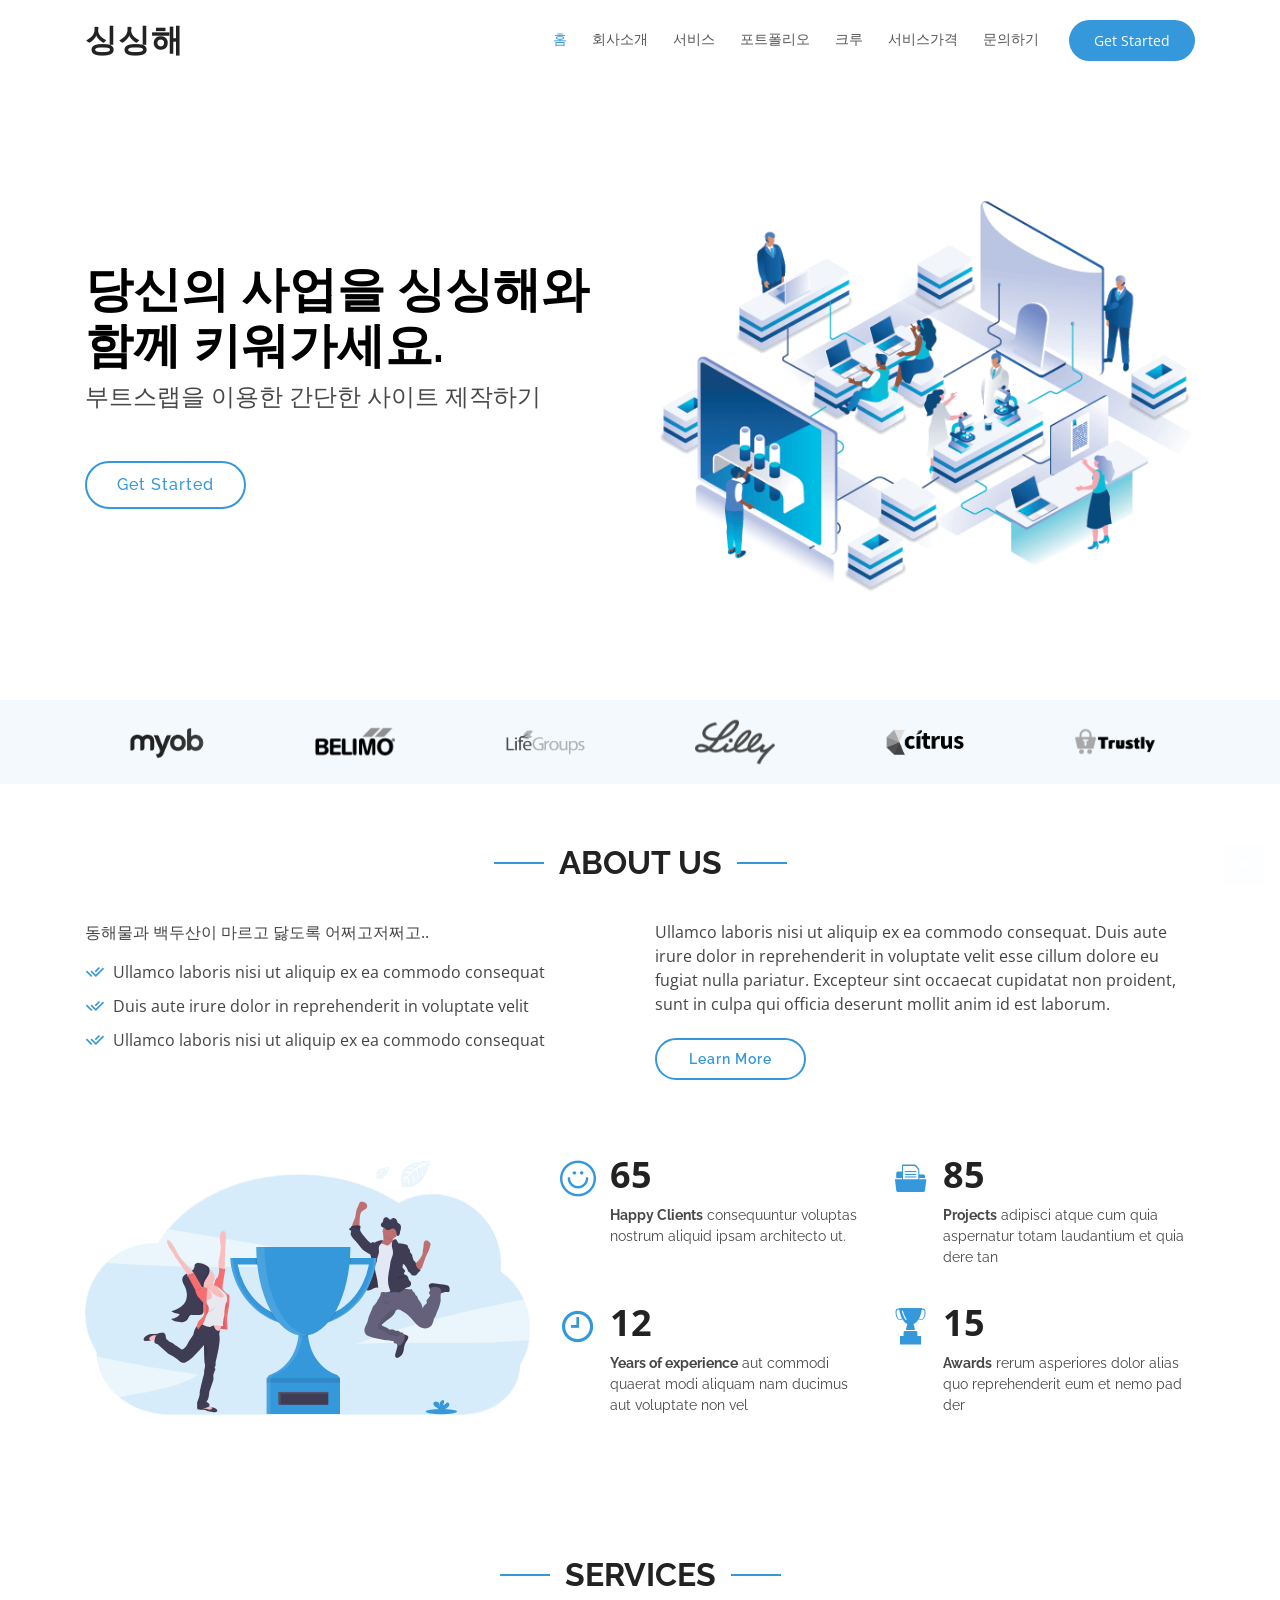
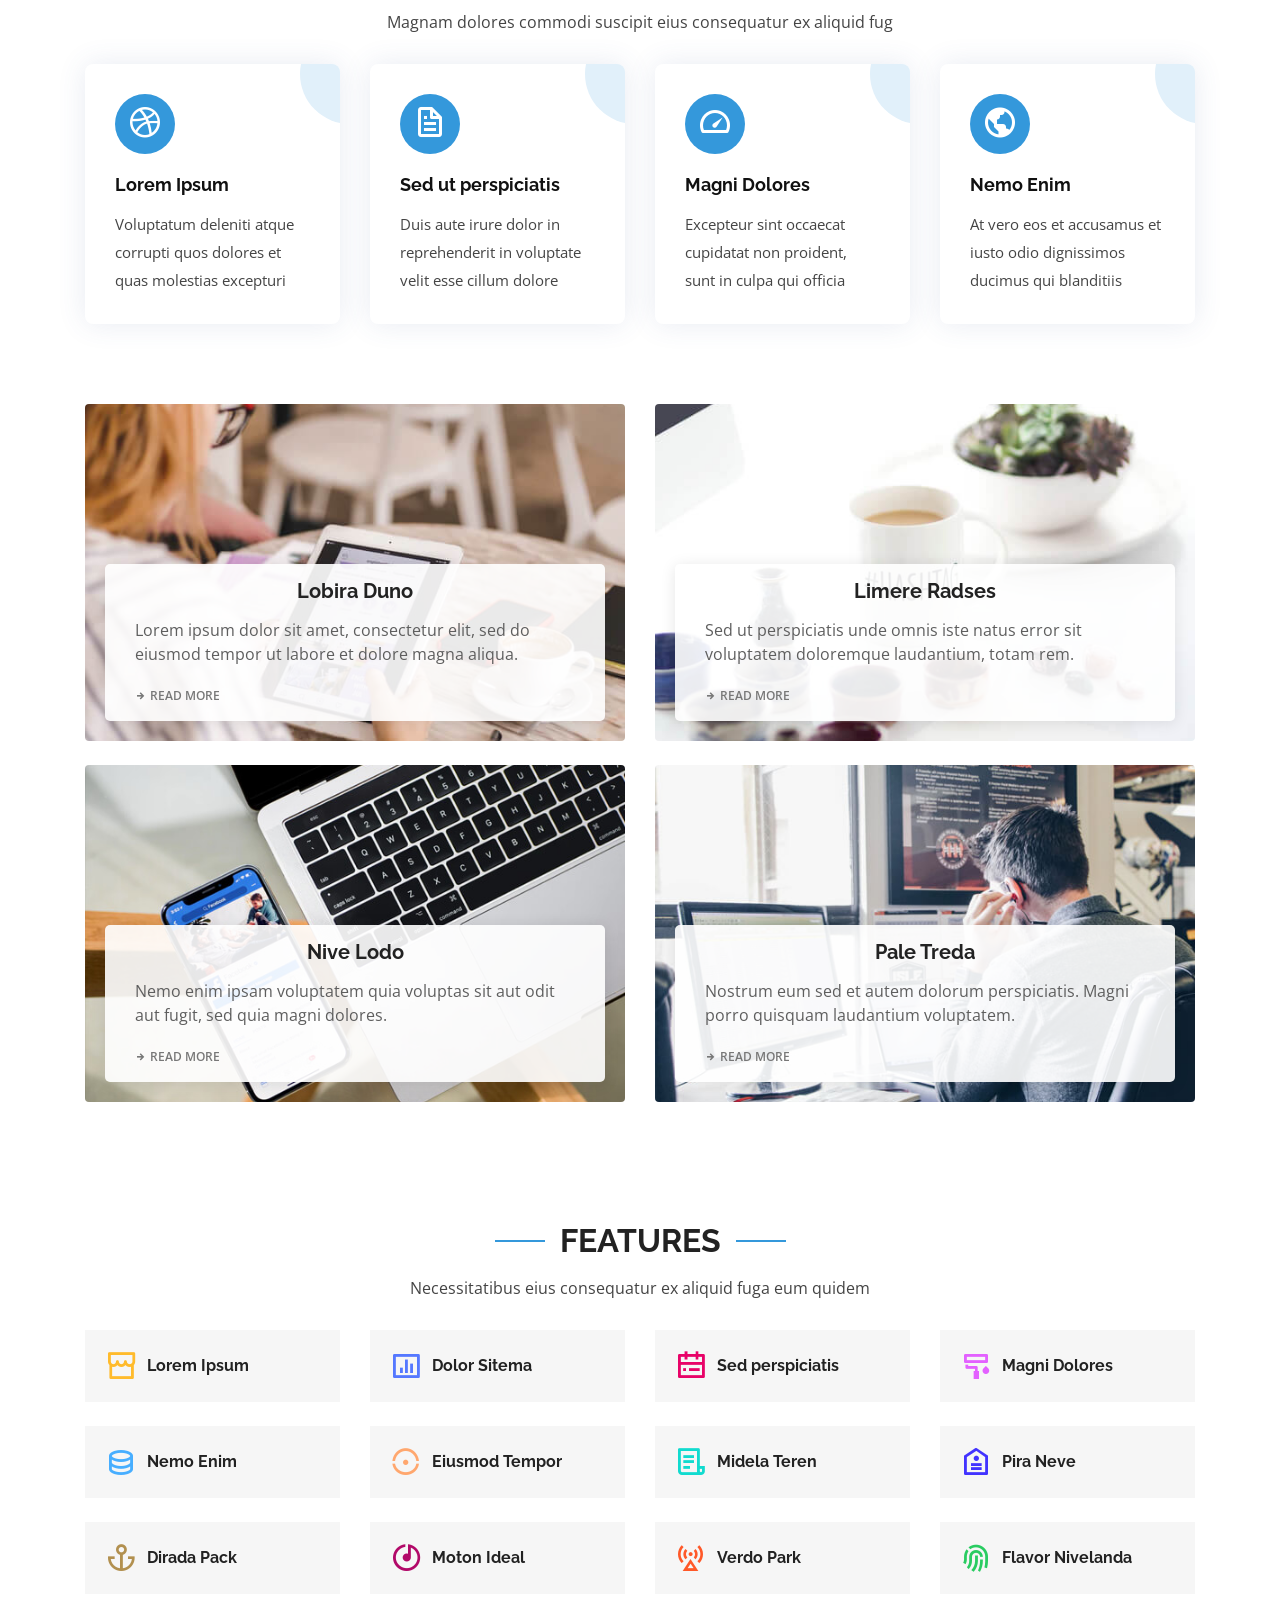
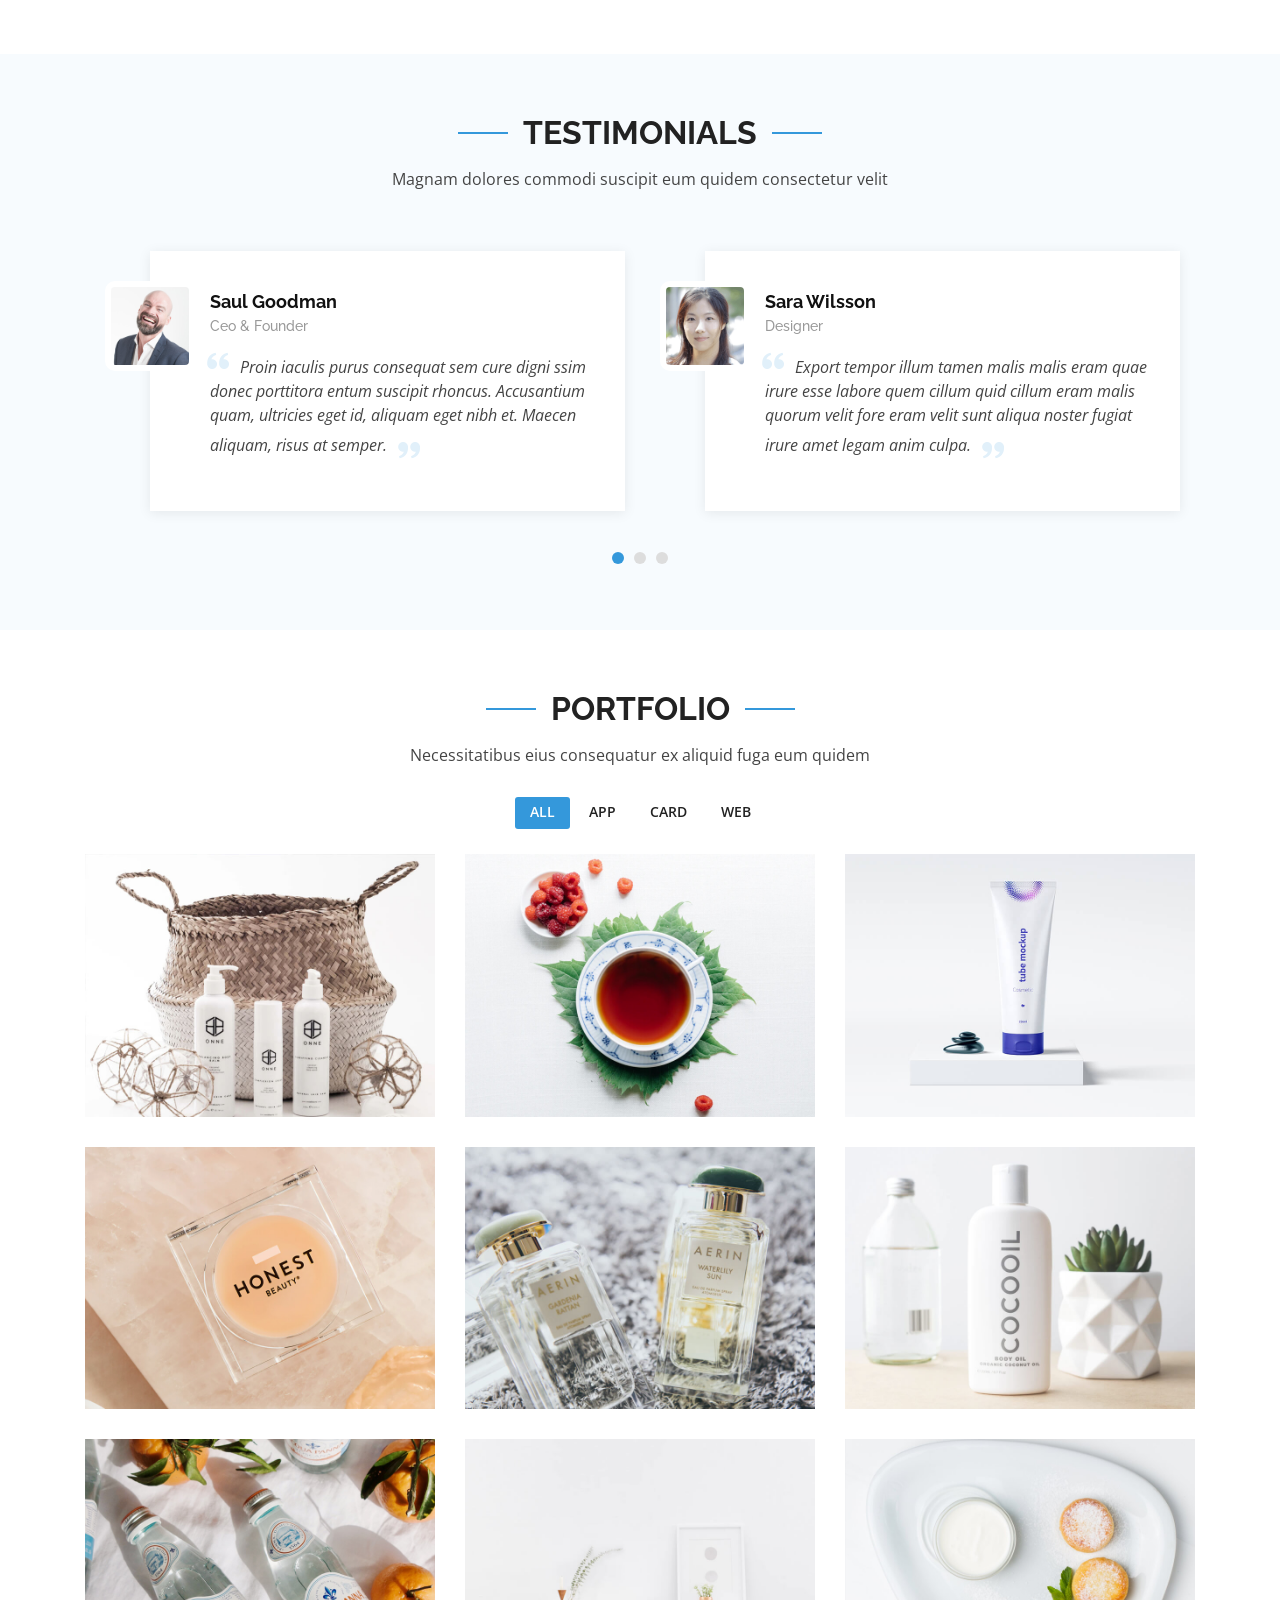
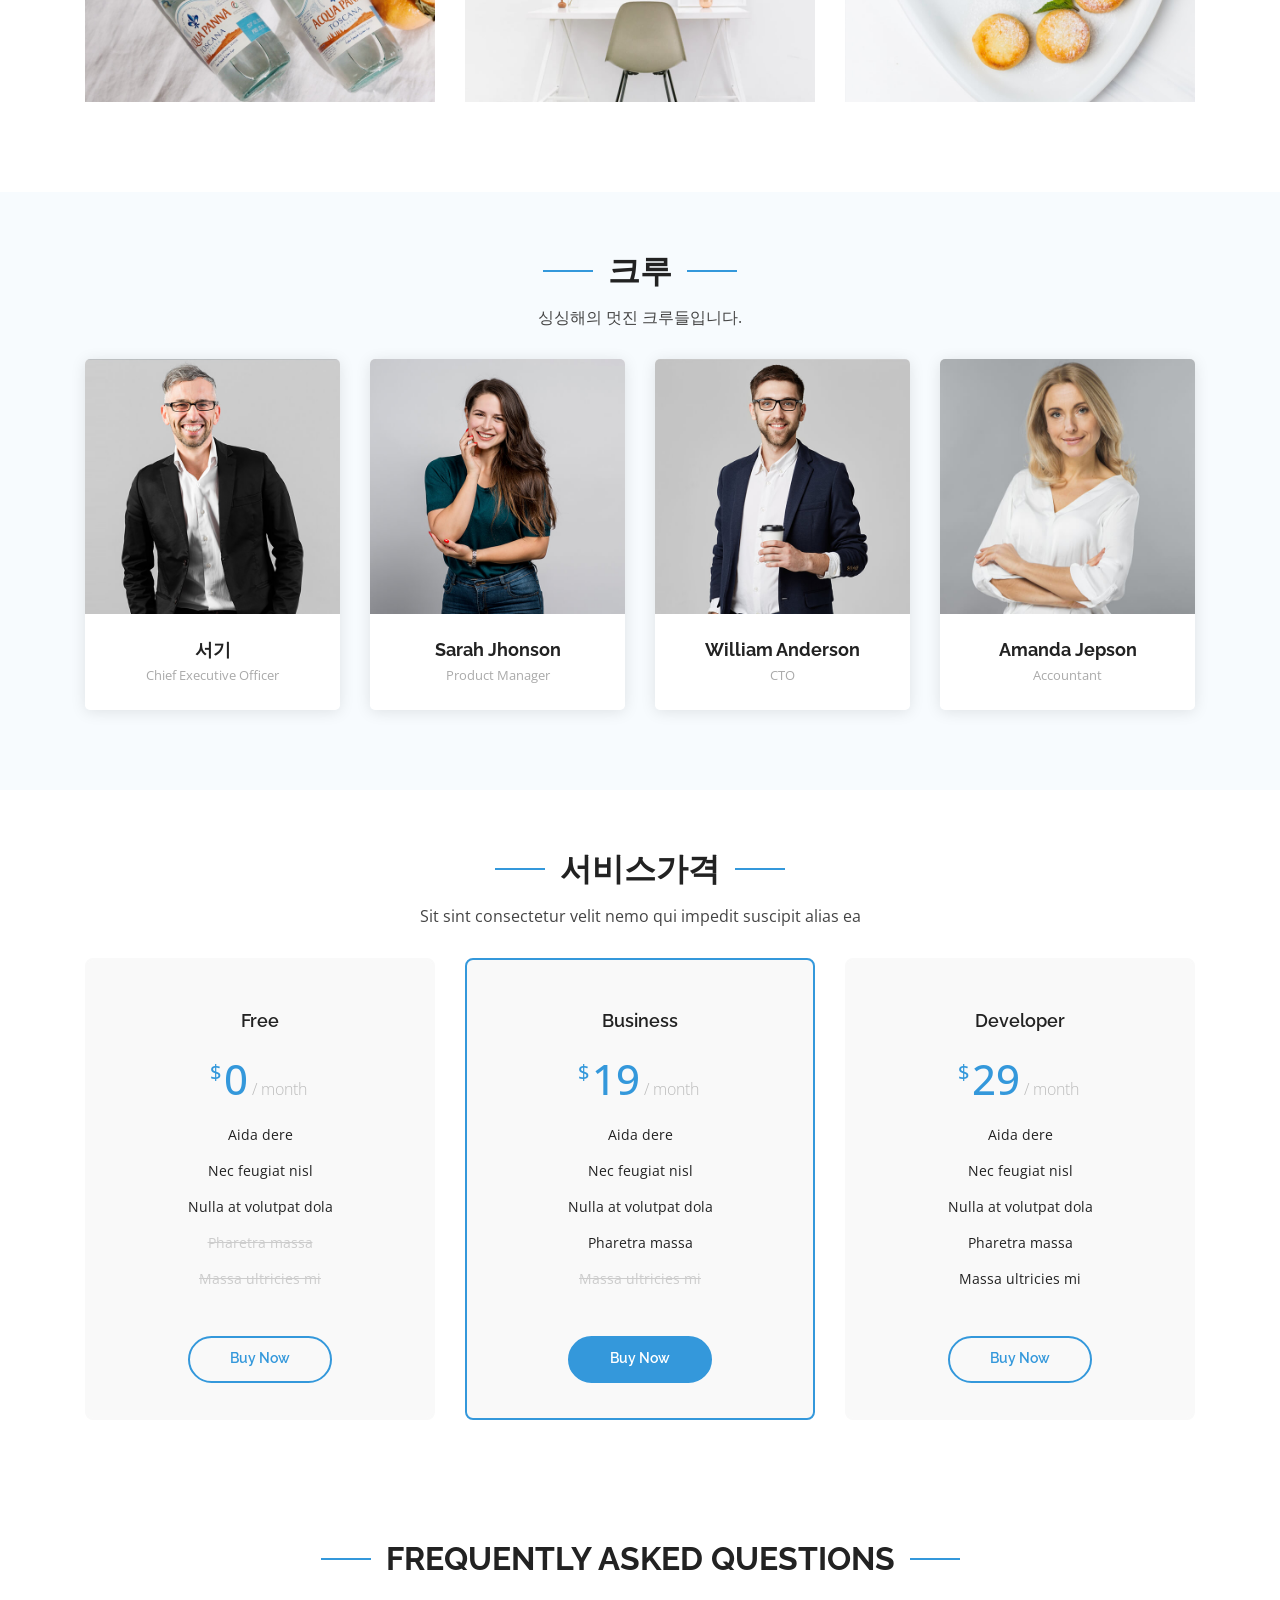
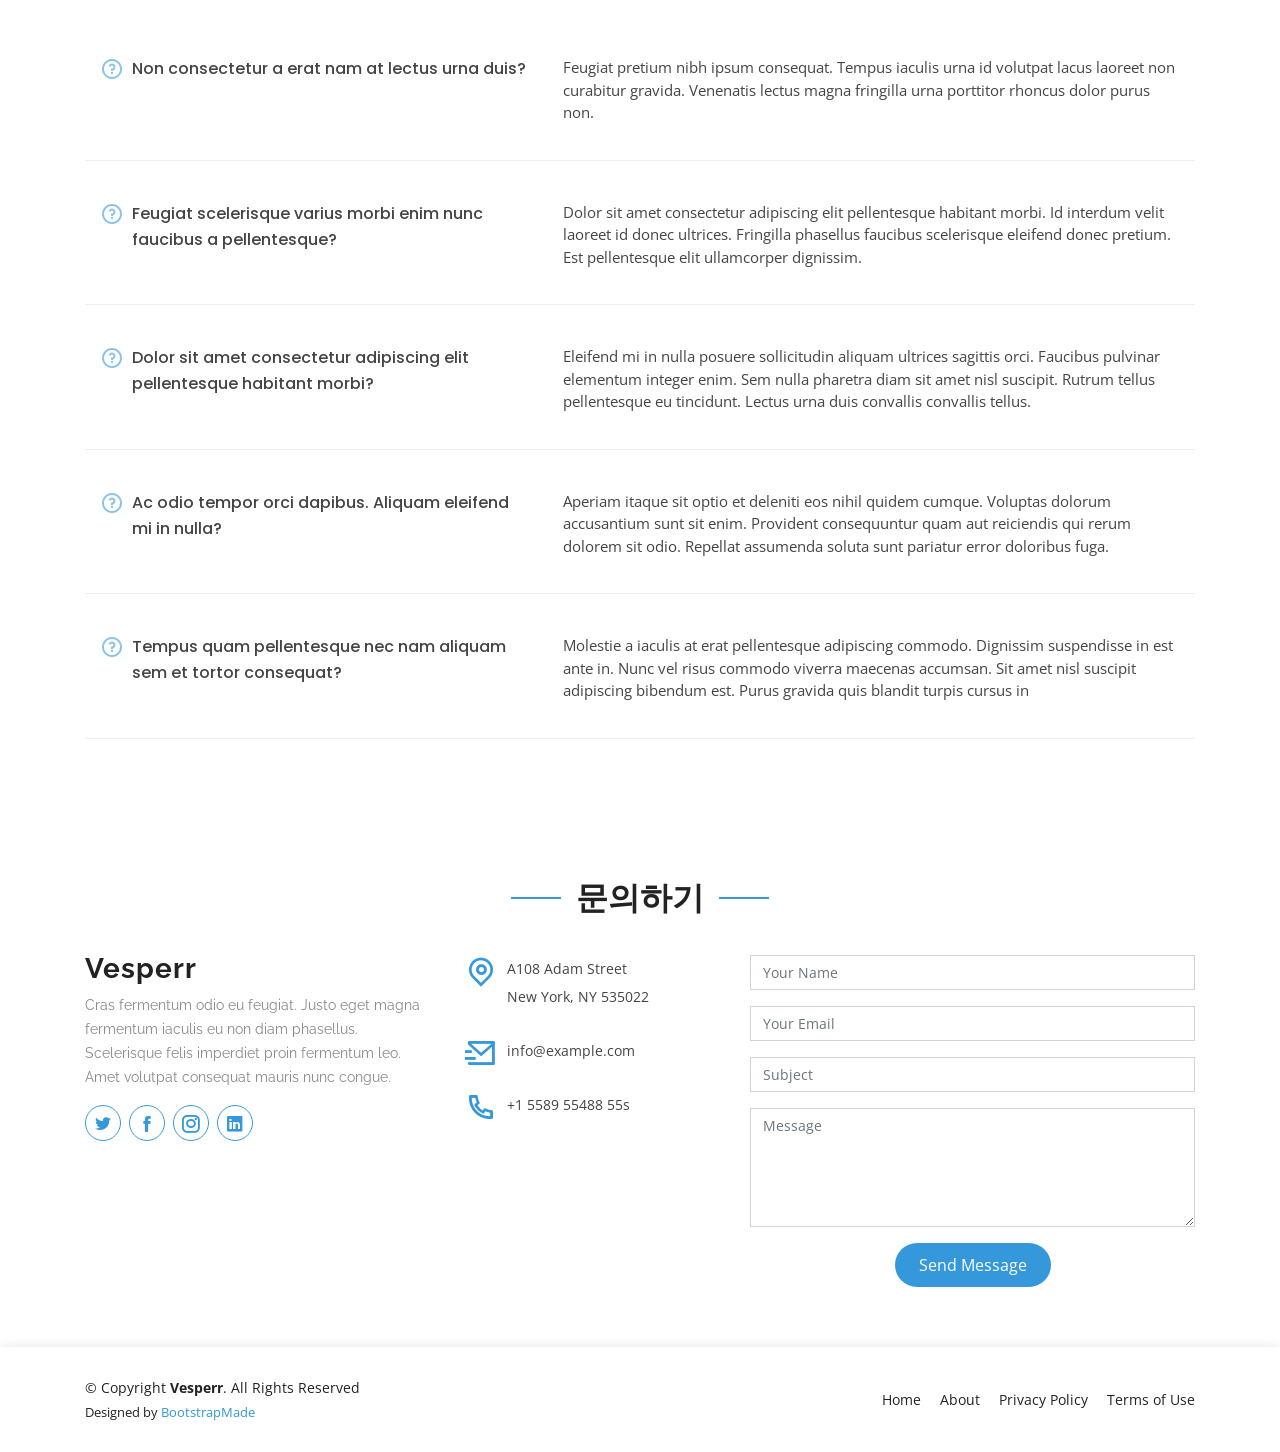
<file: phpmaster/site/index.html>
<!DOCTYPE html>
<html lang="ko">

<head>
  <meta charset="utf-8">
  <meta content="width=device-width, initial-scale=1.0" name="viewport">

  <title>Vesperr Bootstrap Template - Index</title>
  <meta content="" name="descriptison">
  <meta content="" name="keywords">

  <!-- Favicons -->
  <link href="assets/img/favicon.png" rel="icon">
  <link href="assets/img/apple-touch-icon.png" rel="apple-touch-icon">

  <!-- Google Fonts -->
  <link href="https://fonts.googleapis.com/css?family=Open+Sans:300,300i,400,400i,600,600i,700,700i|Raleway:300,300i,400,400i,500,500i,600,600i,700,700i|Poppins:300,300i,400,400i,500,500i,600,600i,700,700i" rel="stylesheet">

  <!-- Vendor CSS Files -->
  <link href="assets/vendor/bootstrap/css/bootstrap.min.css" rel="stylesheet">
  <link href="assets/vendor/icofont/icofont.min.css" rel="stylesheet">
  <link href="assets/vendor/remixicon/remixicon.css" rel="stylesheet">
  <link href="assets/vendor/boxicons/css/boxicons.min.css" rel="stylesheet">
  <link href="assets/vendor/owl.carousel/assets/owl.carousel.min.css" rel="stylesheet">
  <link href="assets/vendor/venobox/venobox.css" rel="stylesheet">
  <link href="assets/vendor/aos/aos.css" rel="stylesheet">

  <!-- Template Main CSS File -->
  <link href="assets/css/style.css" rel="stylesheet">

  <!-- =======================================================
  * Template Name: Vesperr - v2.0.0
  * Template URL: https://bootstrapmade.com/vesperr-free-bootstrap-template/
  * Author: BootstrapMade.com
  * License: https://bootstrapmade.com/license/
  ======================================================== -->
</head>

<body>

  <!-- ======= Header ======= -->
  <header id="header" class="fixed-top d-flex align-items-center">
    <div class="container d-flex align-items-center">

      <div class="logo mr-auto">
        <h1 class="text-light"><a href="index.html"><span>싱싱해</span></a></h1>
        <!-- Uncomment below if you prefer to use an image logo -->
        <!-- <a href="index.html"><img src="assets/img/logo.png" alt="" class="img-fluid"></a>-->
      </div>

      <nav class="nav-menu d-none d-lg-block">
        <ul>
          <li class="active"><a href="#header">홈</a></li>
          <li><a href="#about">회사소개</a></li>
          <li><a href="#services">서비스</a></li>
          <li><a href="#portfolio">포트폴리오</a></li>
          <li><a href="#team">크루</a></li>
          <li><a href="#pricing">서비스가격</a></li>
          
          <li><a href="#contact">문의하기</a></li>

          <li class="get-started"><a href="#about">Get Started</a></li>
        </ul>
      </nav><!-- .nav-menu -->

    </div>
  </header><!-- End Header -->

  <!-- ======= Hero Section ======= -->
  <section id="hero" class="d-flex align-items-center">

    <div class="container">
      <div class="row">
        <div class="col-lg-6 pt-5 pt-lg-0 order-2 order-lg-1 d-flex flex-column justify-content-center">
          <h1 data-aos="fade-up">당신의 사업을 싱싱해와 함께 키워가세요.</h1>
          <h2 data-aos="fade-up" data-aos-delay="400">부트스랩을 이용한 간단한 사이트 제작하기</h2>
          <div data-aos="fade-up" data-aos-delay="800">
            <a href="#about" class="btn-get-started scrollto">Get Started</a>
          </div>
        </div>
        <div class="col-lg-6 order-1 order-lg-2 hero-img" data-aos="fade-left" data-aos-delay="200">
          <img src="assets/img/hero-img.png" class="img-fluid animated" alt="">
        </div>
      </div>
    </div>

  </section><!-- End Hero -->

  <main id="main">

    <!-- ======= Clients Section ======= -->
    <section id="clients" class="clients clients">
      <div class="container">

        <div class="row">

          <div class="col-lg-2 col-md-4 col-6">
            <img src="assets/img/clients/client-1.png" class="img-fluid" alt="" data-aos="zoom-in">
          </div>

          <div class="col-lg-2 col-md-4 col-6">
            <img src="assets/img/clients/client-2.png" class="img-fluid" alt="" data-aos="zoom-in" data-aos-delay="100">
          </div>

          <div class="col-lg-2 col-md-4 col-6">
            <img src="assets/img/clients/client-3.png" class="img-fluid" alt="" data-aos="zoom-in" data-aos-delay="200">
          </div>

          <div class="col-lg-2 col-md-4 col-6">
            <img src="assets/img/clients/client-4.png" class="img-fluid" alt="" data-aos="zoom-in" data-aos-delay="300">
          </div>

          <div class="col-lg-2 col-md-4 col-6">
            <img src="assets/img/clients/client-5.png" class="img-fluid" alt="" data-aos="zoom-in" data-aos-delay="400">
          </div>

          <div class="col-lg-2 col-md-4 col-6">
            <img src="assets/img/clients/client-6.png" class="img-fluid" alt="" data-aos="zoom-in" data-aos-delay="500">
          </div>

        </div>

      </div>
    </section><!-- End Clients Section -->

    <!-- ======= About Us Section ======= -->
    <section id="about" class="about">
      <div class="container">

        <div class="section-title" data-aos="fade-up">
          <h2>About Us</h2>
        </div>

        <div class="row content">
          <div class="col-lg-6" data-aos="fade-up" data-aos-delay="150">
            <p>
             동해물과 백두산이 마르고 닳도록 어쩌고저쩌고.. 
            </p>
            <ul>
              <li><i class="ri-check-double-line"></i> Ullamco laboris nisi ut aliquip ex ea commodo consequat</li>
              <li><i class="ri-check-double-line"></i> Duis aute irure dolor in reprehenderit in voluptate velit</li>
              <li><i class="ri-check-double-line"></i> Ullamco laboris nisi ut aliquip ex ea commodo consequat</li>
            </ul>
          </div>
          <div class="col-lg-6 pt-4 pt-lg-0" data-aos="fade-up" data-aos-delay="300">
            <p>
              Ullamco laboris nisi ut aliquip ex ea commodo consequat. Duis aute irure dolor in reprehenderit in voluptate
              velit esse cillum dolore eu fugiat nulla pariatur. Excepteur sint occaecat cupidatat non proident, sunt in
              culpa qui officia deserunt mollit anim id est laborum.
            </p>
            <a href="#" class="btn-learn-more">Learn More</a>
          </div>
        </div>

      </div>
    </section><!-- End About Us Section -->

    <!-- ======= Counts Section ======= -->
    <section id="counts" class="counts">
      <div class="container">

        <div class="row">
          <div class="image col-xl-5 d-flex align-items-stretch justify-content-center justify-content-xl-start" data-aos="fade-right" data-aos-delay="150">
            <img src="assets/img/counts-img.svg" alt="" class="img-fluid">
          </div>

          <div class="col-xl-7 d-flex align-items-stretch pt-4 pt-xl-0" data-aos="fade-left" data-aos-delay="300">
            <div class="content d-flex flex-column justify-content-center">
              <div class="row">
                <div class="col-md-6 d-md-flex align-items-md-stretch">
                  <div class="count-box">
                    <i class="icofont-simple-smile"></i>
                    <span data-toggle="counter-up">65</span>
                    <p><strong>Happy Clients</strong> consequuntur voluptas nostrum aliquid ipsam architecto ut.</p>
                  </div>
                </div>

                <div class="col-md-6 d-md-flex align-items-md-stretch">
                  <div class="count-box">
                    <i class="icofont-document-folder"></i>
                    <span data-toggle="counter-up">85</span>
                    <p><strong>Projects</strong> adipisci atque cum quia aspernatur totam laudantium et quia dere tan</p>
                  </div>
                </div>

                <div class="col-md-6 d-md-flex align-items-md-stretch">
                  <div class="count-box">
                    <i class="icofont-clock-time"></i>
                    <span data-toggle="counter-up">12</span>
                    <p><strong>Years of experience</strong> aut commodi quaerat modi aliquam nam ducimus aut voluptate non vel</p>
                  </div>
                </div>

                <div class="col-md-6 d-md-flex align-items-md-stretch">
                  <div class="count-box">
                    <i class="icofont-award"></i>
                    <span data-toggle="counter-up">15</span>
                    <p><strong>Awards</strong> rerum asperiores dolor alias quo reprehenderit eum et nemo pad der</p>
                  </div>
                </div>
              </div>
            </div><!-- End .content-->
          </div>
        </div>

      </div>
    </section><!-- End Counts Section -->

    <!-- ======= Services Section ======= -->
    <section id="services" class="services">
      <div class="container">

        <div class="section-title" data-aos="fade-up">
          <h2>Services</h2>
          <p>Magnam dolores commodi suscipit eius consequatur ex aliquid fug</p>
        </div>

        <div class="row">
          <div class="col-md-6 col-lg-3 d-flex align-items-stretch mb-5 mb-lg-0">
            <div class="icon-box" data-aos="fade-up" data-aos-delay="100">
              <div class="icon"><i class="bx bxl-dribbble"></i></div>
              <h4 class="title"><a href="">Lorem Ipsum</a></h4>
              <p class="description">Voluptatum deleniti atque corrupti quos dolores et quas molestias excepturi</p>
            </div>
          </div>

          <div class="col-md-6 col-lg-3 d-flex align-items-stretch mb-5 mb-lg-0">
            <div class="icon-box" data-aos="fade-up" data-aos-delay="200">
              <div class="icon"><i class="bx bx-file"></i></div>
              <h4 class="title"><a href="">Sed ut perspiciatis</a></h4>
              <p class="description">Duis aute irure dolor in reprehenderit in voluptate velit esse cillum dolore</p>
            </div>
          </div>

          <div class="col-md-6 col-lg-3 d-flex align-items-stretch mb-5 mb-lg-0">
            <div class="icon-box" data-aos="fade-up" data-aos-delay="300">
              <div class="icon"><i class="bx bx-tachometer"></i></div>
              <h4 class="title"><a href="">Magni Dolores</a></h4>
              <p class="description">Excepteur sint occaecat cupidatat non proident, sunt in culpa qui officia</p>
            </div>
          </div>

          <div class="col-md-6 col-lg-3 d-flex align-items-stretch mb-5 mb-lg-0">
            <div class="icon-box" data-aos="fade-up" data-aos-delay="400">
              <div class="icon"><i class="bx bx-world"></i></div>
              <h4 class="title"><a href="">Nemo Enim</a></h4>
              <p class="description">At vero eos et accusamus et iusto odio dignissimos ducimus qui blanditiis</p>
            </div>
          </div>

        </div>

      </div>
    </section><!-- End Services Section -->

    <!-- ======= More Services Section ======= -->
    <section id="more-services" class="more-services">
      <div class="container">

        <div class="row">
          <div class="col-md-6 d-flex align-items-stretch">
            <div class="card" style='background-image: url("assets/img/more-services-1.jpg");' data-aos="fade-up" data-aos-delay="100">
              <div class="card-body">
                <h5 class="card-title"><a href="">Lobira Duno</a></h5>
                <p class="card-text">Lorem ipsum dolor sit amet, consectetur elit, sed do eiusmod tempor ut labore et dolore magna aliqua.</p>
                <div class="read-more"><a href="#"><i class="icofont-arrow-right"></i> Read More</a></div>
              </div>
            </div>
          </div>
          <div class="col-md-6 d-flex align-items-stretch mt-4 mt-md-0">
            <div class="card" style='background-image: url("assets/img/more-services-2.jpg");' data-aos="fade-up" data-aos-delay="200">
              <div class="card-body">
                <h5 class="card-title"><a href="">Limere Radses</a></h5>
                <p class="card-text">Sed ut perspiciatis unde omnis iste natus error sit voluptatem doloremque laudantium, totam rem.</p>
                <div class="read-more"><a href="#"><i class="icofont-arrow-right"></i> Read More</a></div>
              </div>
            </div>

          </div>
          <div class="col-md-6 d-flex align-items-stretch mt-4">
            <div class="card" style='background-image: url("assets/img/more-services-3.jpg");' data-aos="fade-up" data-aos-delay="100">
              <div class="card-body">
                <h5 class="card-title"><a href="">Nive Lodo</a></h5>
                <p class="card-text">Nemo enim ipsam voluptatem quia voluptas sit aut odit aut fugit, sed quia magni dolores.</p>
                <div class="read-more"><a href="#"><i class="icofont-arrow-right"></i> Read More</a></div>
              </div>
            </div>
          </div>
          <div class="col-md-6 d-flex align-items-stretch mt-4">
            <div class="card" style='background-image: url("assets/img/more-services-4.jpg");' data-aos="fade-up" data-aos-delay="200">
              <div class="card-body">
                <h5 class="card-title"><a href="">Pale Treda</a></h5>
                <p class="card-text">Nostrum eum sed et autem dolorum perspiciatis. Magni porro quisquam laudantium voluptatem.</p>
                <div class="read-more"><a href="#"><i class="icofont-arrow-right"></i> Read More</a></div>
              </div>
            </div>
          </div>
        </div>

      </div>
    </section><!-- End More Services Section -->

    <!-- ======= Features Section ======= -->
    <section id="features" class="features">
      <div class="container">

        <div class="section-title" data-aos="fade-up">
          <h2>Features</h2>
          <p>Necessitatibus eius consequatur ex aliquid fuga eum quidem</p>
        </div>

        <div class="row" data-aos="fade-up" data-aos-delay="300">
          <div class="col-lg-3 col-md-4">
            <div class="icon-box">
              <i class="ri-store-line" style="color: #ffbb2c;"></i>
              <h3><a href="">Lorem Ipsum</a></h3>
            </div>
          </div>
          <div class="col-lg-3 col-md-4 mt-4 mt-md-0">
            <div class="icon-box">
              <i class="ri-bar-chart-box-line" style="color: #5578ff;"></i>
              <h3><a href="">Dolor Sitema</a></h3>
            </div>
          </div>
          <div class="col-lg-3 col-md-4 mt-4 mt-md-0">
            <div class="icon-box">
              <i class="ri-calendar-todo-line" style="color: #e80368;"></i>
              <h3><a href="">Sed perspiciatis</a></h3>
            </div>
          </div>
          <div class="col-lg-3 col-md-4 mt-4 mt-lg-0">
            <div class="icon-box">
              <i class="ri-paint-brush-line" style="color: #e361ff;"></i>
              <h3><a href="">Magni Dolores</a></h3>
            </div>
          </div>
          <div class="col-lg-3 col-md-4 mt-4">
            <div class="icon-box">
              <i class="ri-database-2-line" style="color: #47aeff;"></i>
              <h3><a href="">Nemo Enim</a></h3>
            </div>
          </div>
          <div class="col-lg-3 col-md-4 mt-4">
            <div class="icon-box">
              <i class="ri-gradienter-line" style="color: #ffa76e;"></i>
              <h3><a href="">Eiusmod Tempor</a></h3>
            </div>
          </div>
          <div class="col-lg-3 col-md-4 mt-4">
            <div class="icon-box">
              <i class="ri-file-list-3-line" style="color: #11dbcf;"></i>
              <h3><a href="">Midela Teren</a></h3>
            </div>
          </div>
          <div class="col-lg-3 col-md-4 mt-4">
            <div class="icon-box">
              <i class="ri-price-tag-2-line" style="color: #4233ff;"></i>
              <h3><a href="">Pira Neve</a></h3>
            </div>
          </div>
          <div class="col-lg-3 col-md-4 mt-4">
            <div class="icon-box">
              <i class="ri-anchor-line" style="color: #b2904f;"></i>
              <h3><a href="">Dirada Pack</a></h3>
            </div>
          </div>
          <div class="col-lg-3 col-md-4 mt-4">
            <div class="icon-box">
              <i class="ri-disc-line" style="color: #b20969;"></i>
              <h3><a href="">Moton Ideal</a></h3>
            </div>
          </div>
          <div class="col-lg-3 col-md-4 mt-4">
            <div class="icon-box">
              <i class="ri-base-station-line" style="color: #ff5828;"></i>
              <h3><a href="">Verdo Park</a></h3>
            </div>
          </div>
          <div class="col-lg-3 col-md-4 mt-4">
            <div class="icon-box">
              <i class="ri-fingerprint-line" style="color: #29cc61;"></i>
              <h3><a href="">Flavor Nivelanda</a></h3>
            </div>
          </div>
        </div>

      </div>
    </section><!-- End Features Section -->

    <!-- ======= Testimonials Section ======= -->
    <section id="testimonials" class="testimonials section-bg">
      <div class="container">

        <div class="section-title" data-aos="fade-up">
          <h2>Testimonials</h2>
          <p>Magnam dolores commodi suscipit eum quidem consectetur velit</p>
        </div>

        <div class="owl-carousel testimonials-carousel" data-aos="fade-up" data-aos-delay="200">

          <div class="testimonial-wrap">
            <div class="testimonial-item">
              <img src="assets/img/testimonials/testimonials-1.jpg" class="testimonial-img" alt="">
              <h3>Saul Goodman</h3>
              <h4>Ceo &amp; Founder</h4>
              <p>
                <i class="bx bxs-quote-alt-left quote-icon-left"></i>
                Proin iaculis purus consequat sem cure digni ssim donec porttitora entum suscipit rhoncus. Accusantium quam, ultricies eget id, aliquam eget nibh et. Maecen aliquam, risus at semper.
                <i class="bx bxs-quote-alt-right quote-icon-right"></i>
              </p>
            </div>
          </div>

          <div class="testimonial-wrap">
            <div class="testimonial-item">
              <img src="assets/img/testimonials/testimonials-2.jpg" class="testimonial-img" alt="">
              <h3>Sara Wilsson</h3>
              <h4>Designer</h4>
              <p>
                <i class="bx bxs-quote-alt-left quote-icon-left"></i>
                Export tempor illum tamen malis malis eram quae irure esse labore quem cillum quid cillum eram malis quorum velit fore eram velit sunt aliqua noster fugiat irure amet legam anim culpa.
                <i class="bx bxs-quote-alt-right quote-icon-right"></i>
              </p>
            </div>
          </div>

          <div class="testimonial-wrap">
            <div class="testimonial-item">
              <img src="assets/img/testimonials/testimonials-3.jpg" class="testimonial-img" alt="">
              <h3>Jena Karlis</h3>
              <h4>Store Owner</h4>
              <p>
                <i class="bx bxs-quote-alt-left quote-icon-left"></i>
                Enim nisi quem export duis labore cillum quae magna enim sint quorum nulla quem veniam duis minim tempor labore quem eram duis noster aute amet eram fore quis sint minim.
                <i class="bx bxs-quote-alt-right quote-icon-right"></i>
              </p>
            </div>
          </div>

          <div class="testimonial-wrap">
            <div class="testimonial-item">
              <img src="assets/img/testimonials/testimonials-4.jpg" class="testimonial-img" alt="">
              <h3>Matt Brandon</h3>
              <h4>Freelancer</h4>
              <p>
                <i class="bx bxs-quote-alt-left quote-icon-left"></i>
                Fugiat enim eram quae cillum dolore dolor amet nulla culpa multos export minim fugiat minim velit minim dolor enim duis veniam ipsum anim magna sunt elit fore quem dolore labore illum veniam.
                <i class="bx bxs-quote-alt-right quote-icon-right"></i>
              </p>
            </div>
          </div>

          <div class="testimonial-wrap">
            <div class="testimonial-item">
              <img src="assets/img/testimonials/testimonials-5.jpg" class="testimonial-img" alt="">
              <h3>John Larson</h3>
              <h4>Entrepreneur</h4>
              <p>
                <i class="bx bxs-quote-alt-left quote-icon-left"></i>
                Quis quorum aliqua sint quem legam fore sunt eram irure aliqua veniam tempor noster veniam enim culpa labore duis sunt culpa nulla illum cillum fugiat legam esse veniam culpa fore nisi cillum quid.
                <i class="bx bxs-quote-alt-right quote-icon-right"></i>
              </p>
            </div>
          </div>

        </div>

      </div>
    </section><!-- End Testimonials Section -->

    <!-- ======= Portfolio Section ======= -->
    <section id="portfolio" class="portfolio">
      <div class="container">

        <div class="section-title" data-aos="fade-up">
          <h2>Portfolio</h2>
          <p>Necessitatibus eius consequatur ex aliquid fuga eum quidem</p>
        </div>

        <div class="row" data-aos="fade-up" data-aos-delay="200">
          <div class="col-lg-12 d-flex justify-content-center">
            <ul id="portfolio-flters">
              <li data-filter="*" class="filter-active">All</li>
              <li data-filter=".filter-app">App</li>
              <li data-filter=".filter-card">Card</li>
              <li data-filter=".filter-web">Web</li>
            </ul>
          </div>
        </div>

        <div class="row portfolio-container" data-aos="fade-up" data-aos-delay="400">

          <div class="col-lg-4 col-md-6 portfolio-item filter-app">
            <div class="portfolio-wrap">
              <img src="assets/img/portfolio/portfolio-1.jpg" class="img-fluid" alt="">
              <div class="portfolio-info">
                <h4>App 1</h4>
                <p>App</p>
                <div class="portfolio-links">
                  <a href="assets/img/portfolio/portfolio-1.jpg" data-gall="portfolioGallery" class="venobox" title="App 1"><i class="bx bx-plus"></i></a>
                  <a href="portfolio-details.html" title="More Details"><i class="bx bx-link"></i></a>
                </div>
              </div>
            </div>
          </div>

          <div class="col-lg-4 col-md-6 portfolio-item filter-web">
            <div class="portfolio-wrap">
              <img src="assets/img/portfolio/portfolio-2.jpg" class="img-fluid" alt="">
              <div class="portfolio-info">
                <h4>Web 3</h4>
                <p>Web</p>
                <div class="portfolio-links">
                  <a href="assets/img/portfolio/portfolio-2.jpg" data-gall="portfolioGallery" class="venobox" title="Web 3"><i class="bx bx-plus"></i></a>
                  <a href="portfolio-details.html" title="More Details"><i class="bx bx-link"></i></a>
                </div>
              </div>
            </div>
          </div>

          <div class="col-lg-4 col-md-6 portfolio-item filter-app">
            <div class="portfolio-wrap">
              <img src="assets/img/portfolio/portfolio-3.jpg" class="img-fluid" alt="">
              <div class="portfolio-info">
                <h4>App 2</h4>
                <p>App</p>
                <div class="portfolio-links">
                  <a href="assets/img/portfolio/portfolio-3.jpg" data-gall="portfolioGallery" class="venobox" title="App 2"><i class="bx bx-plus"></i></a>
                  <a href="portfolio-details.html" title="More Details"><i class="bx bx-link"></i></a>
                </div>
              </div>
            </div>
          </div>

          <div class="col-lg-4 col-md-6 portfolio-item filter-card">
            <div class="portfolio-wrap">
              <img src="assets/img/portfolio/portfolio-4.jpg" class="img-fluid" alt="">
              <div class="portfolio-info">
                <h4>Card 2</h4>
                <p>Card</p>
                <div class="portfolio-links">
                  <a href="assets/img/portfolio/portfolio-4.jpg" data-gall="portfolioGallery" class="venobox" title="Card 2"><i class="bx bx-plus"></i></a>
                  <a href="portfolio-details.html" title="More Details"><i class="bx bx-link"></i></a>
                </div>
              </div>
            </div>
          </div>

          <div class="col-lg-4 col-md-6 portfolio-item filter-web">
            <div class="portfolio-wrap">
              <img src="assets/img/portfolio/portfolio-5.jpg" class="img-fluid" alt="">
              <div class="portfolio-info">
                <h4>Web 2</h4>
                <p>Web</p>
                <div class="portfolio-links">
                  <a href="assets/img/portfolio/portfolio-5.jpg" data-gall="portfolioGallery" class="venobox" title="Web 2"><i class="bx bx-plus"></i></a>
                  <a href="portfolio-details.html" title="More Details"><i class="bx bx-link"></i></a>
                </div>
              </div>
            </div>
          </div>

          <div class="col-lg-4 col-md-6 portfolio-item filter-app">
            <div class="portfolio-wrap">
              <img src="assets/img/portfolio/portfolio-6.jpg" class="img-fluid" alt="">
              <div class="portfolio-info">
                <h4>App 3</h4>
                <p>App</p>
                <div class="portfolio-links">
                  <a href="assets/img/portfolio/portfolio-6.jpg" data-gall="portfolioGallery" class="venobox" title="App 3"><i class="bx bx-plus"></i></a>
                  <a href="portfolio-details.html" title="More Details"><i class="bx bx-link"></i></a>
                </div>
              </div>
            </div>
          </div>

          <div class="col-lg-4 col-md-6 portfolio-item filter-card">
            <div class="portfolio-wrap">
              <img src="assets/img/portfolio/portfolio-7.jpg" class="img-fluid" alt="">
              <div class="portfolio-info">
                <h4>Card 1</h4>
                <p>Card</p>
                <div class="portfolio-links">
                  <a href="assets/img/portfolio/portfolio-7.jpg" data-gall="portfolioGallery" class="venobox" title="Card 1"><i class="bx bx-plus"></i></a>
                  <a href="portfolio-details.html" title="More Details"><i class="bx bx-link"></i></a>
                </div>
              </div>
            </div>
          </div>

          <div class="col-lg-4 col-md-6 portfolio-item filter-card">
            <div class="portfolio-wrap">
              <img src="assets/img/portfolio/portfolio-8.jpg" class="img-fluid" alt="">
              <div class="portfolio-info">
                <h4>Card 3</h4>
                <p>Card</p>
                <div class="portfolio-links">
                  <a href="assets/img/portfolio/portfolio-8.jpg" data-gall="portfolioGallery" class="venobox" title="Card 3"><i class="bx bx-plus"></i></a>
                  <a href="portfolio-details.html" title="More Details"><i class="bx bx-link"></i></a>
                </div>
              </div>
            </div>
          </div>

          <div class="col-lg-4 col-md-6 portfolio-item filter-web">
            <div class="portfolio-wrap">
              <img src="assets/img/portfolio/portfolio-9.jpg" class="img-fluid" alt="">
              <div class="portfolio-info">
                <h4>Web 3</h4>
                <p>Web</p>
                <div class="portfolio-links">
                  <a href="assets/img/portfolio/portfolio-9.jpg" data-gall="portfolioGallery" class="venobox" title="Web 3"><i class="bx bx-plus"></i></a>
                  <a href="portfolio-details.html" title="More Details"><i class="bx bx-link"></i></a>
                </div>
              </div>
            </div>
          </div>

        </div>

      </div>
    </section><!-- End Portfolio Section -->

    <!-- ======= Team Section ======= -->
    <section id="team" class="team section-bg">
      <div class="container">

        <div class="section-title" data-aos="fade-up">
          <h2>크루</h2>
          <p>싱싱해의 멋진 크루들입니다. </p>
        </div>

        <div class="row">

          <div class="col-lg-3 col-md-6 d-flex align-items-stretch">
            <div class="member" data-aos="fade-up" data-aos-delay="100">
              <div class="member-img">
                <img src="assets/img/team/team-1.jpg" class="img-fluid" alt="">
                <div class="social">
                  <a href=""><i class="icofont-twitter"></i></a>
                  <a href=""><i class="icofont-facebook"></i></a>
                  <a href=""><i class="icofont-instagram"></i></a>
                  <a href=""><i class="icofont-linkedin"></i></a>
                </div>
              </div>
              <div class="member-info">
                <h4>서기</h4>
                <span>Chief Executive Officer</span>
              </div>
            </div>
          </div>

          <div class="col-lg-3 col-md-6 d-flex align-items-stretch">
            <div class="member" data-aos="fade-up" data-aos-delay="200">
              <div class="member-img">
                <img src="assets/img/team/team-2.jpg" class="img-fluid" alt="">
                <div class="social">
                  <a href=""><i class="icofont-twitter"></i></a>
                  <a href=""><i class="icofont-facebook"></i></a>
                  <a href=""><i class="icofont-instagram"></i></a>
                  <a href=""><i class="icofont-linkedin"></i></a>
                </div>
              </div>
              <div class="member-info">
                <h4>Sarah Jhonson</h4>
                <span>Product Manager</span>
              </div>
            </div>
          </div>

          <div class="col-lg-3 col-md-6 d-flex align-items-stretch">
            <div class="member" data-aos="fade-up" data-aos-delay="300">
              <div class="member-img">
                <img src="assets/img/team/team-3.jpg" class="img-fluid" alt="">
                <div class="social">
                  <a href=""><i class="icofont-twitter"></i></a>
                  <a href=""><i class="icofont-facebook"></i></a>
                  <a href=""><i class="icofont-instagram"></i></a>
                  <a href=""><i class="icofont-linkedin"></i></a>
                </div>
              </div>
              <div class="member-info">
                <h4>William Anderson</h4>
                <span>CTO</span>
              </div>
            </div>
          </div>

          <div class="col-lg-3 col-md-6 d-flex align-items-stretch">
            <div class="member" data-aos="fade-up" data-aos-delay="400">
              <div class="member-img">
                <img src="assets/img/team/team-4.jpg" class="img-fluid" alt="">
                <div class="social">
                  <a href=""><i class="icofont-twitter"></i></a>
                  <a href=""><i class="icofont-facebook"></i></a>
                  <a href=""><i class="icofont-instagram"></i></a>
                  <a href=""><i class="icofont-linkedin"></i></a>
                </div>
              </div>
              <div class="member-info">
                <h4>Amanda Jepson</h4>
                <span>Accountant</span>
              </div>
            </div>
          </div>

        </div>

      </div>
    </section><!-- End Team Section -->

    <!-- ======= Pricing Section ======= -->
    <section id="pricing" class="pricing">
      <div class="container">

        <div class="section-title">
          <h2>서비스가격</h2>
          <p>Sit sint consectetur velit nemo qui impedit suscipit alias ea</p>
        </div>

        <div class="row">

          <div class="col-lg-4 col-md-6">
            <div class="box" data-aos="zoom-in-right" data-aos-delay="200">
              <h3>Free</h3>
              <h4><sup>$</sup>0<span> / month</span></h4>
              <ul>
                <li>Aida dere</li>
                <li>Nec feugiat nisl</li>
                <li>Nulla at volutpat dola</li>
                <li class="na">Pharetra massa</li>
                <li class="na">Massa ultricies mi</li>
              </ul>
              <div class="btn-wrap">
                <a href="#" class="btn-buy">Buy Now</a>
              </div>
            </div>
          </div>

          <div class="col-lg-4 col-md-6 mt-4 mt-md-0">
            <div class="box recommended" data-aos="zoom-in" data-aos-delay="100">
              <h3>Business</h3>
              <h4><sup>$</sup>19<span> / month</span></h4>
              <ul>
                <li>Aida dere</li>
                <li>Nec feugiat nisl</li>
                <li>Nulla at volutpat dola</li>
                <li>Pharetra massa</li>
                <li class="na">Massa ultricies mi</li>
              </ul>
              <div class="btn-wrap">
                <a href="#" class="btn-buy">Buy Now</a>
              </div>
            </div>
          </div>

          <div class="col-lg-4 col-md-6 mt-4 mt-lg-0">
            <div class="box" data-aos="zoom-in-left" data-aos-delay="200">
              <h3>Developer</h3>
              <h4><sup>$</sup>29<span> / month</span></h4>
              <ul>
                <li>Aida dere</li>
                <li>Nec feugiat nisl</li>
                <li>Nulla at volutpat dola</li>
                <li>Pharetra massa</li>
                <li>Massa ultricies mi</li>
              </ul>
              <div class="btn-wrap">
                <a href="#" class="btn-buy">Buy Now</a>
              </div>
            </div>
          </div>

        </div>

      </div>
    </section><!-- End Pricing Section -->

    <!-- ======= F.A.Q Section ======= -->
    <section id="faq" class="faq">
      <div class="container">

        <div class="section-title" data-aos="fade-up">
          <h2>Frequently Asked Questions</h2>
        </div>

        <div class="row faq-item d-flex align-items-stretch" data-aos="fade-up" data-aos-delay="100">
          <div class="col-lg-5">
            <i class="ri-question-line"></i>
            <h4>Non consectetur a erat nam at lectus urna duis?</h4>
          </div>
          <div class="col-lg-7">
            <p>
              Feugiat pretium nibh ipsum consequat. Tempus iaculis urna id volutpat lacus laoreet non curabitur gravida. Venenatis lectus magna fringilla urna porttitor rhoncus dolor purus non.
            </p>
          </div>
        </div><!-- End F.A.Q Item-->

        <div class="row faq-item d-flex align-items-stretch" data-aos="fade-up" data-aos-delay="200">
          <div class="col-lg-5">
            <i class="ri-question-line"></i>
            <h4>Feugiat scelerisque varius morbi enim nunc faucibus a pellentesque?</h4>
          </div>
          <div class="col-lg-7">
            <p>
              Dolor sit amet consectetur adipiscing elit pellentesque habitant morbi. Id interdum velit laoreet id donec ultrices. Fringilla phasellus faucibus scelerisque eleifend donec pretium. Est pellentesque elit ullamcorper dignissim.
            </p>
          </div>
        </div><!-- End F.A.Q Item-->

        <div class="row faq-item d-flex align-items-stretch" data-aos="fade-up" data-aos-delay="300">
          <div class="col-lg-5">
            <i class="ri-question-line"></i>
            <h4>Dolor sit amet consectetur adipiscing elit pellentesque habitant morbi?</h4>
          </div>
          <div class="col-lg-7">
            <p>
              Eleifend mi in nulla posuere sollicitudin aliquam ultrices sagittis orci. Faucibus pulvinar elementum integer enim. Sem nulla pharetra diam sit amet nisl suscipit. Rutrum tellus pellentesque eu tincidunt. Lectus urna duis convallis convallis tellus.
            </p>
          </div>
        </div><!-- End F.A.Q Item-->

        <div class="row faq-item d-flex align-items-stretch" data-aos="fade-up" data-aos-delay="400">
          <div class="col-lg-5">
            <i class="ri-question-line"></i>
            <h4>Ac odio tempor orci dapibus. Aliquam eleifend mi in nulla?</h4>
          </div>
          <div class="col-lg-7">
            <p>
              Aperiam itaque sit optio et deleniti eos nihil quidem cumque. Voluptas dolorum accusantium sunt sit enim. Provident consequuntur quam aut reiciendis qui rerum dolorem sit odio. Repellat assumenda soluta sunt pariatur error doloribus fuga.
            </p>
          </div>
        </div><!-- End F.A.Q Item-->

        <div class="row faq-item d-flex align-items-stretch" data-aos="fade-up" data-aos-delay="500">
          <div class="col-lg-5">
            <i class="ri-question-line"></i>
            <h4>Tempus quam pellentesque nec nam aliquam sem et tortor consequat?</h4>
          </div>
          <div class="col-lg-7">
            <p>
              Molestie a iaculis at erat pellentesque adipiscing commodo. Dignissim suspendisse in est ante in. Nunc vel risus commodo viverra maecenas accumsan. Sit amet nisl suscipit adipiscing bibendum est. Purus gravida quis blandit turpis cursus in
            </p>
          </div>
        </div><!-- End F.A.Q Item-->

      </div>
    </section><!-- End F.A.Q Section -->

    <!-- ======= Contact Section ======= -->
    <section id="contact" class="contact">
      <div class="container">

        <div class="section-title" data-aos="fade-up">
          <h2>문의하기</h2>
        </div>

        <div class="row">

          <div class="col-lg-4 col-md-6" data-aos="fade-up" data-aos-delay="100">
            <div class="contact-about">
              <h3>Vesperr</h3>
              <p>Cras fermentum odio eu feugiat. Justo eget magna fermentum iaculis eu non diam phasellus. Scelerisque felis imperdiet proin fermentum leo. Amet volutpat consequat mauris nunc congue.</p>
              <div class="social-links">
                <a href="#" class="twitter"><i class="icofont-twitter"></i></a>
                <a href="#" class="facebook"><i class="icofont-facebook"></i></a>
                <a href="#" class="instagram"><i class="icofont-instagram"></i></a>
                <a href="#" class="linkedin"><i class="icofont-linkedin"></i></a>
              </div>
            </div>
          </div>

          <div class="col-lg-3 col-md-6 mt-4 mt-md-0" data-aos="fade-up" data-aos-delay="200">
            <div class="info">
              <div>
                <i class="ri-map-pin-line"></i>
                <p>A108 Adam Street<br>New York, NY 535022</p>
              </div>

              <div>
                <i class="ri-mail-send-line"></i>
                <p>info@example.com</p>
              </div>

              <div>
                <i class="ri-phone-line"></i>
                <p>+1 5589 55488 55s</p>
              </div>

            </div>
          </div>

          <div class="col-lg-5 col-md-12" data-aos="fade-up" data-aos-delay="300">
            <form action="forms/contact.php" method="post" role="form" class="php-email-form">
              <div class="form-group">
                <input type="text" name="name" class="form-control" id="name" placeholder="Your Name" data-rule="minlen:4" data-msg="Please enter at least 4 chars" />
                <div class="validate"></div>
              </div>
              <div class="form-group">
                <input type="email" class="form-control" name="email" id="email" placeholder="Your Email" data-rule="email" data-msg="Please enter a valid email" />
                <div class="validate"></div>
              </div>
              <div class="form-group">
                <input type="text" class="form-control" name="subject" id="subject" placeholder="Subject" data-rule="minlen:4" data-msg="Please enter at least 8 chars of subject" />
                <div class="validate"></div>
              </div>
              <div class="form-group">
                <textarea class="form-control" name="message" rows="5" data-rule="required" data-msg="Please write something for us" placeholder="Message"></textarea>
                <div class="validate"></div>
              </div>
              <div class="mb-3">
                <div class="loading">Loading</div>
                <div class="error-message"></div>
                <div class="sent-message">Your message has been sent. Thank you!</div>
              </div>
              <div class="text-center"><button type="submit">Send Message</button></div>
            </form>
          </div>

        </div>

      </div>
    </section><!-- End Contact Section -->

  </main><!-- End #main -->

  <!-- ======= Footer ======= -->
  <footer id="footer">
    <div class="container">
      <div class="row d-flex align-items-center">
        <div class="col-lg-6 text-lg-left text-center">
          <div class="copyright">
            &copy; Copyright <strong>Vesperr</strong>. All Rights Reserved
          </div>
          <div class="credits">
            <!-- All the links in the footer should remain intact. -->
            <!-- You can delete the links only if you purchased the pro version. -->
            <!-- Licensing information: https://bootstrapmade.com/license/ -->
            <!-- Purchase the pro version with working PHP/AJAX contact form: https://bootstrapmade.com/vesperr-free-bootstrap-template/ -->
            Designed by <a href="https://bootstrapmade.com/">BootstrapMade</a>
          </div>
        </div>
        <div class="col-lg-6">
          <nav class="footer-links text-lg-right text-center pt-2 pt-lg-0">
            <a href="#intro" class="scrollto">Home</a>
            <a href="#about" class="scrollto">About</a>
            <a href="#">Privacy Policy</a>
            <a href="#">Terms of Use</a>
          </nav>
        </div>
      </div>
    </div>
  </footer><!-- End Footer -->

  <a href="#" class="back-to-top"><i class="icofont-simple-up"></i></a>

  <!-- Vendor JS Files -->
  <script src="assets/vendor/jquery/jquery.min.js"></script>
  <script src="assets/vendor/bootstrap/js/bootstrap.bundle.min.js"></script>
  <script src="assets/vendor/jquery.easing/jquery.easing.min.js"></script>
  <script src="assets/vendor/php-email-form/validate.js"></script>
  <script src="assets/vendor/waypoints/jquery.waypoints.min.js"></script>
  <script src="assets/vendor/counterup/counterup.min.js"></script>
  <script src="assets/vendor/owl.carousel/owl.carousel.min.js"></script>
  <script src="assets/vendor/isotope-layout/isotope.pkgd.min.js"></script>
  <script src="assets/vendor/venobox/venobox.min.js"></script>
  <script src="assets/vendor/aos/aos.js"></script>

  <!-- Template Main JS File -->
  <script src="assets/js/main.js"></script>

</body>

</html>
</file>
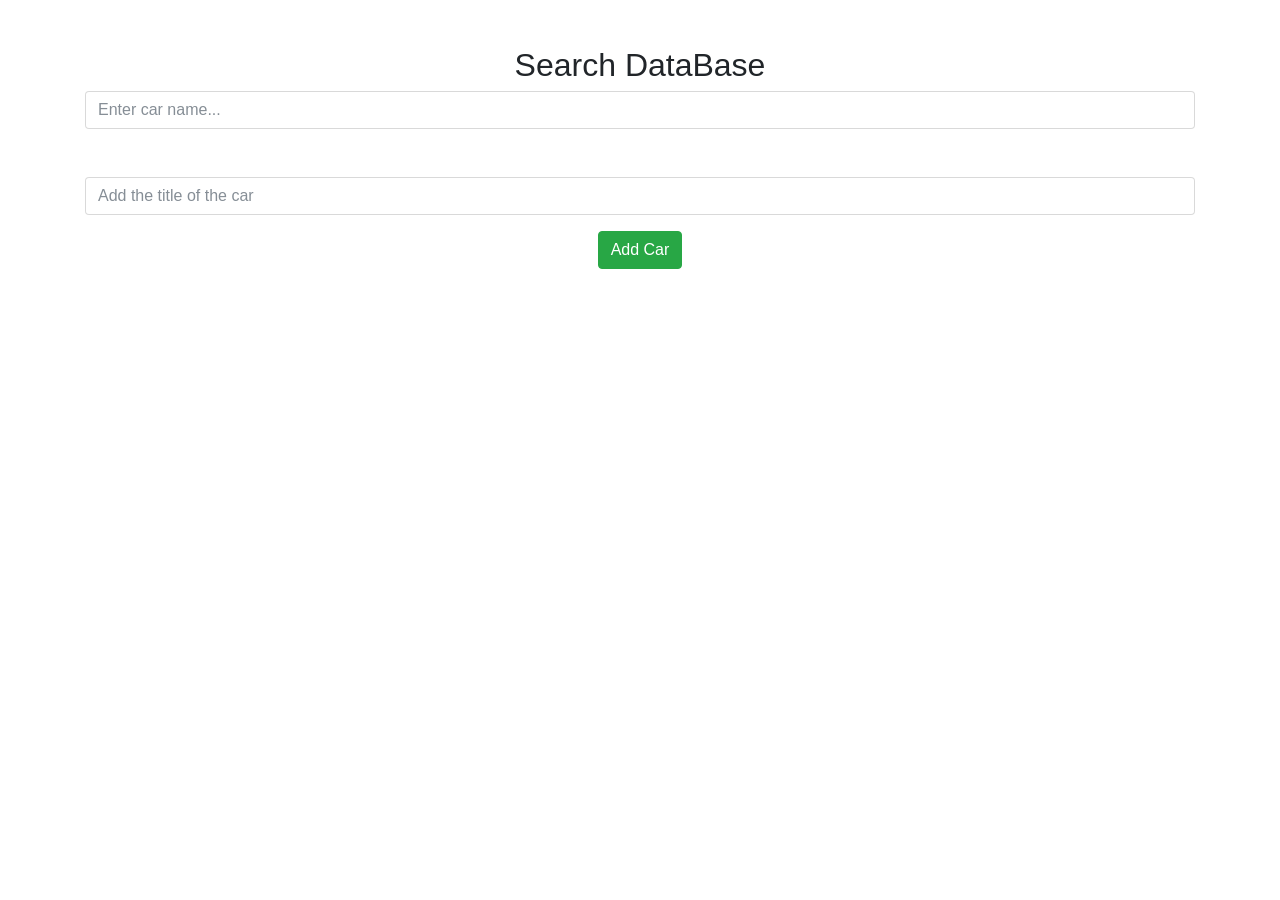
<file: complete-crud-with-ajax-333/complete-crud-with-ajax-php-mysql-master/PHP Ajax/index.html>
<!DOCTYPE html>
<html lang="en">
<head>
	<meta charset="UTF-8">
	<title>Car Shop</title>
	<link rel="stylesheet" href="css/bootstrap.css">
	<script src="js/jquery.min.js"></script>
	<script src="js/popper.min.js"></script>
	<script src="js/bootstrap.min.js"></script>
</head>
<body>
	
	
	<div class="container text-center mt-5">
		<h2>Search DataBase</h2>
		

		<input type="text" class="form-control" placeholder="Enter car name..." name="search" id="search">
		
		<div class="form-group mt-5">
			<input type="text" class="form-control" name="car_title" id="add-car" placeholder="Add the title of the car">
			<button class="btn btn-success mt-3" id="add-car-btn">Add Car</button>
		</div>
		
		<h2 class="mt-5" id="result"></h2>
		<br>
		<p id="car-added-alert"></p>
		
		


	</div>




	<!-- UPDATE MODAL -->
	<div class="modal fade" id="update-modal">
		<div class="modal-dialog">
			<div class="modal-content">
				<div class="modal-header">
					<h1 class="modal-title">Update the Car</h1>
					<button class="close" type="button" data-dismiss="modal" area-label="close"><span area-hidden="true">&times;</span></button>
				</div>

				<div class="modal-body">
					<label for="car_info" class="d-none" id="car-id"></label>
					<input type="text" id="car_info" class="form-control">
				</div>
				<div class="modal-footer">
					<div class="ml-auto">
						<button class="btn btn-primary" id="update-car-modal-btn" data-dismiss="modal" class="#update-car">Update</button>
						<button class="btn btn-danger" data-dismiss="modal">Cancel</button>
					</div>
				</div>
			</div>
		</div>
	</div>

	<div class="d-none">
		<button data-toggle='modal' data-target='#update-modal' id="lounchmodal"></button>
	</div>
	<footer>
		<div id="testing"></div>
	</footer>

	<script>
		$(document).ready( () => {
			



			// Query For displaying car
			$("#search").keyup( () => {
				var search = $("#search").val();
				$.ajax({
					url:"search.php",
					data:{search:search},
					type:'POST',
					success: (data) => {
						if (!data.error){
							$("#result").html(data);
						}
					}
				});
			});//End of Query for displaying car

			// Query for adding car 
			$("#add-car-btn").click( () => {
				var car_title = $("#add-car").val();
				
				$.ajax({
					url:"addcar.php",
					data:{car_title:car_title},
					type:"POST",
					success:(data)=>{
						console.log("Adding Car");
						$("#car-added-alert").html(data);
						$("#car-added-alert").fadeIn(1000);
						$("#car-added-alert").fadeOut(3000);
						var search = $("#search").val();
						$.ajax({
							url:"search.php",
							data:{search:search},
							type:'POST',
							success: (data) => {
								if (!data.error){
									$("#result").html(data);
								}
							}
						});
					}
				});
			});//End of Query for adding car

			// Deleteing with ajax requests...
			$("#result").on('click','#btn-delete',function(){
				var delete_id = $(this).attr('data-id');
				$.ajax({
					url:"delete.php",
					data:{car_id:delete_id},
					type:"POST",
					success:(data)=>{
						$("#car-added-alert").html(data);
						$("#car-added-alert").fadeIn(1);
						$("#car-added-alert").fadeOut(10);
						var search = $("#search").val();
						$.ajax({
							url:"search.php",
							data:{search:search},
							type:'POST',
							success: (data) => {
								if (!data.error){
									$("#result").html(data);
								}
							}
						});
					}
				});
			});//End of deleting with ajax requests...

			
				// Getting data to update the car and sending it to modal...
			$("#result").on("click","#btn-update",function (event) {
				var data_id = $(this).attr("data-id");
				$.ajax({
					url:"pre-update.php",
					type:"POST",
					data:{id:data_id},
					success:(data) => {
						console.log("PRE_UPDATE");
						$("#lounchmodal").click();
						$("#car_info").val(data);
						$("#car-id").text(data_id);
					}
				});
			});// End of Getting data to update the car and sending it to modal...

			$("#update-car-modal-btn").click(function(){
				var car_id = parseInt($("#car-id").text());
				var car_title = $("#car_info").val();
				$.ajax({
					url:"update.php",
					type:"POST",
					data:{
						id:car_id,
						title:car_title
					},
					success:(data) => {
						console.log("Updated Success Fully");
						var search = $("#search").val();
						$.ajax({
							url:"search.php",
							data:{search:search},
							type:'POST',
							success: (data) => {
								if (!data.error){
									$("#result").html(data);
								}
							}
						});
					}
				});
				console.log(car_id);
				console.log(car_title);
			});


		});
	</script>
</body>
</html>
</file>
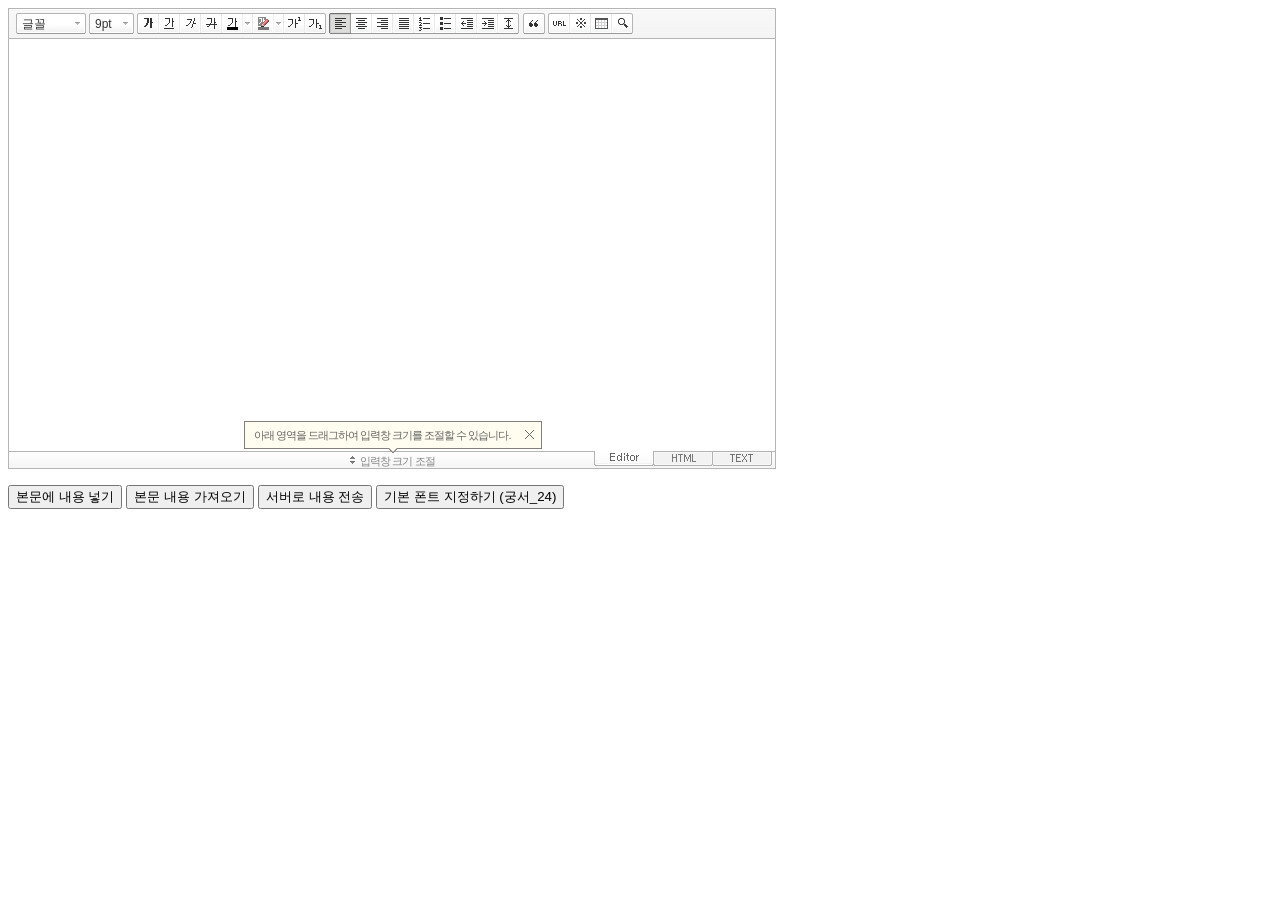
<file: cookieLogin/se2/SmartEditor2.html>
<!DOCTYPE html PUBLIC "-//W3C//DTD XHTML 1.0 Transitional//EN" "http://www.w3.org/TR/xhtml1/DTD/xhtml1-transitional.dtd">
<html xmlns="http://www.w3.org/1999/xhtml" lang="ko" xml:lang="ko">
<head>
<meta http-equiv="Content-Type" content="text/html; charset=utf-8" />
<title>네이버 :: Smart Editor 2 &#8482;</title>
<script type="text/javascript" src="./js/service/HuskyEZCreator.js" charset="utf-8"></script>
</head>
<body>
<form action="sample/viewer/index.php" method="post">
	<textarea name="ir1" id="ir1" rows="10" cols="100" style="width:766px; height:412px; display:none;"></textarea>
	<!--textarea name="ir1" id="ir1" rows="10" cols="100" style="width:100%; height:412px; min-width:610px; display:none;"></textarea-->
	<p>
		<input type="button" onclick="pasteHTML();" value="본문에 내용 넣기" />
		<input type="button" onclick="showHTML();" value="본문 내용 가져오기" />
		<input type="button" onclick="submitContents(this);" value="서버로 내용 전송" />
		<input type="button" onclick="setDefaultFont();" value="기본 폰트 지정하기 (궁서_24)" />
	</p>
</form>

<script type="text/javascript">
var oEditors = [];

var sLang = "ko_KR";	// 언어 (ko_KR/ en_US/ ja_JP/ zh_CN/ zh_TW), default = ko_KR

// 추가 글꼴 목록
//var aAdditionalFontSet = [["MS UI Gothic", "MS UI Gothic"], ["Comic Sans MS", "Comic Sans MS"],["TEST","TEST"]];

nhn.husky.EZCreator.createInIFrame({
	oAppRef: oEditors,
	elPlaceHolder: "ir1",
	sSkinURI: "SmartEditor2Skin.html",	
	htParams : {
		bUseToolbar : true,				// 툴바 사용 여부 (true:사용/ false:사용하지 않음)
		bUseVerticalResizer : true,		// 입력창 크기 조절바 사용 여부 (true:사용/ false:사용하지 않음)
		bUseModeChanger : true,			// 모드 탭(Editor | HTML | TEXT) 사용 여부 (true:사용/ false:사용하지 않음)
		//bSkipXssFilter : true,		// client-side xss filter 무시 여부 (true:사용하지 않음 / 그외:사용)
		//aAdditionalFontList : aAdditionalFontSet,		// 추가 글꼴 목록
		fOnBeforeUnload : function(){
			//alert("완료!");
		},
		I18N_LOCALE : sLang
	}, //boolean
	fOnAppLoad : function(){
		//예제 코드
		//oEditors.getById["ir1"].exec("PASTE_HTML", ["로딩이 완료된 후에 본문에 삽입되는 text입니다."]);
	},
	fCreator: "createSEditor2"
});

function pasteHTML() {
	var sHTML = "<span style='color:#FF0000;'>이미지도 같은 방식으로 삽입합니다.<\/span>";
	oEditors.getById["ir1"].exec("PASTE_HTML", [sHTML]);
}

function showHTML() {
	var sHTML = oEditors.getById["ir1"].getIR();
	alert(sHTML);
}
	
function submitContents(elClickedObj) {
	oEditors.getById["ir1"].exec("UPDATE_CONTENTS_FIELD", []);	// 에디터의 내용이 textarea에 적용됩니다.
	
	// 에디터의 내용에 대한 값 검증은 이곳에서 document.getElementById("ir1").value를 이용해서 처리하면 됩니다.
	
	try {
		elClickedObj.form.submit();
	} catch(e) {}
}

function setDefaultFont() {
	var sDefaultFont = '궁서';
	var nFontSize = 24;
	oEditors.getById["ir1"].setDefaultFont(sDefaultFont, nFontSize);
}
</script>

</body>
</html>
</file>
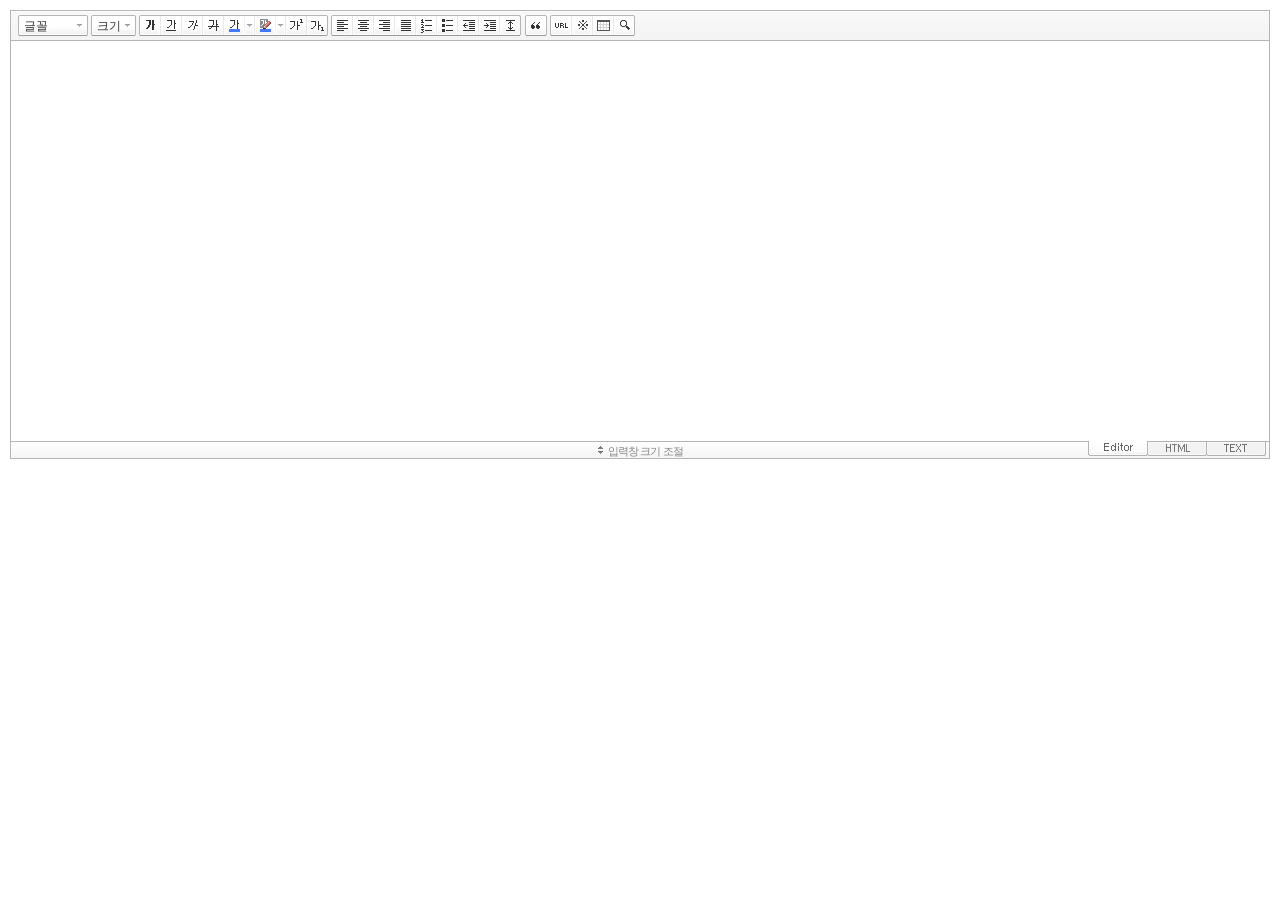
<file: cookieLogin/se2/SmartEditor2Skin.html>
<!DOCTYPE HTML PUBLIC "-//W3C//DTD HTML 4.01 Transitional//EN" "http://www.w3.org/TR/html4/loose.dtd">
<html lang="ko">
<head>
<meta http-equiv="Content-Type" content="text/html; charset=utf-8">
<meta http-equiv="Content-Script-Type" content="text/javascript">
<meta http-equiv="Content-Style-Type" content="text/css">
<title>네이버 :: Smart Editor 2 &#8482;</title>
<link href="css/ko_KR/smart_editor2.css" rel="stylesheet" type="text/css">
<style type="text/css">
	body { margin: 10px; }
</style>
<script type="text/javascript" src="./js/lib/jindo2.all.js" charset="utf-8"></script>
<script type="text/javascript" src="./js/lib/jindo_component.js" charset="utf-8"></script>
<script type="text/javascript" src="./js/service/SE2M_Configuration.js" charset="utf-8"></script>	<!-- 설정 파일 -->
<script type="text/javascript" src="./js/service/SE2BasicCreator.js" charset="utf-8"></script>
<script type="text/javascript" src="./js/smarteditor2.js" charset="utf-8"></script>

</head>
<body>

<!-- SE2 Markup Start -->	
<div id="smart_editor2">
	<div id="smart_editor2_content"><a href="#se2_iframe" class="blind">글쓰기영역으로 바로가기</a>
		<div class="se2_tool" id="se2_tool">
			
			<div class="se2_text_tool husky_seditor_text_tool">
			<ul class="se2_font_type">
				<li class="husky_seditor_ui_fontName"><button type="button" class="se2_font_family" title="글꼴"><span class="husky_se2m_current_fontName">글꼴</span></button>
					<!-- 글꼴 레이어 -->
					<div class="se2_layer husky_se_fontName_layer">
						<div class="se2_in_layer">
							<ul class="se2_l_font_fam">
							<li style="display:none"><button type="button"><span>@DisplayName@<span>(</span><em style="font-family:FontFamily;">@SampleText@</em><span>)</span></span></button></li>
							<li class="se2_division husky_seditor_font_separator"></li>
							<li><button type="button"><span>나눔고딕<span>(</span><em style="font-family:'나눔고딕',NanumGothic;">가나다라</em><span>)</span></span></button></li>
							<li><button type="button"><span>나눔명조<span>(</span><em style="font-family:'나눔명조',NanumMyeongjo;">가나다라</em><span>)</span></span></button></li>
							<li><button type="button"><span>나눔고딕코딩<span>(</span><em style="font-family:'나눔고딕코딩',NanumGothicCoding;">가나다라</em><span>)</span></span></button></li>
							<li><button type="button"><span>나눔바른고딕<span>(</span><em style="font-family:'나눔바른고딕',NanumBarunGothic,NanumBarunGothicOTF;">가나다라</em><span>)</span></span></button></li>
							<li><button type="button"><span>나눔바른펜<span>(</span><em style="font-family:'나눔바른펜',NanumBarunpen;">가나다라</em><span>)</span></span></button></li>
							</ul>
						</div>
					</div>
					<!-- //글꼴 레이어 -->
				</li>

				<li class="husky_seditor_ui_fontSize"><button type="button" class="se2_font_size" title="글자크기"><span class="husky_se2m_current_fontSize">크기</span></button>
					<!-- 폰트 사이즈 레이어 -->
					<div class="se2_layer husky_se_fontSize_layer">
						<div class="se2_in_layer">
							<ul class="se2_l_font_size">
							<li><button type="button"><span style="margin-top:4px; margin-bottom:3px; margin-left:5px; font-size:7pt;">가나다라마바사<span style=" font-size:7pt;">(7pt)</span></span></button></li>
							<li><button type="button"><span style="margin-bottom:2px; font-size:8pt;">가나다라마바사<span style="font-size:8pt;">(8pt)</span></span></button></li>
							<li><button type="button"><span style="margin-bottom:1px; font-size:9pt;">가나다라마바사<span style="font-size:9pt;">(9pt)</span></span></button></li>
							<li><button type="button"><span style="margin-bottom:1px; font-size:10pt;">가나다라마바사<span style="font-size:10pt;">(10pt)</span></span></button></li>
							<li><button type="button"><span style="margin-bottom:2px; font-size:11pt;">가나다라마바사<span style="font-size:11pt;">(11pt)</span></span></button></li>
							<li><button type="button"><span style="margin-bottom:1px; font-size:12pt;">가나다라마바사<span style="font-size:12pt;">(12pt)</span></span></button></li>
							<li><button type="button"><span style="margin-bottom:2px; font-size:14pt;">가나다라마바사<span style="margin-left:6px;font-size:14pt;">(14pt)</span></span></button></li>
							<li><button type="button"><span style="margin-bottom:1px; font-size:18pt;">가나다라마바사<span style="margin-left:8px;font-size:18pt;">(18pt)</span></span></button></li>
							<li><button type="button"><span style="margin-left:3px; font-size:24pt;">가나다라마<span style="margin-left:11px;font-size:24pt;">(24pt)</span></span></button></li>
							<li><button type="button"><span style="margin-top:-1px; margin-left:3px; font-size:36pt;">가나다<span style="font-size:36pt;">(36pt)</span></span></button></li>
							</ul>
						</div>
					</div>
					<!-- //폰트 사이즈 레이어 -->
				</li>
</ul><ul>
				<li class="husky_seditor_ui_bold first_child"><button type="button" title="굵게[Ctrl+B]" class="se2_bold"><span class="_buttonRound tool_bg">굵게[Ctrl+B]</span></button></li>

				<li class="husky_seditor_ui_underline"><button type="button" title="밑줄[Ctrl+U]" class="se2_underline"><span class="_buttonRound">밑줄[Ctrl+U]</span></button></li>

				<li class="husky_seditor_ui_italic"><button type="button" title="기울임꼴[Ctrl+I]" class="se2_italic"><span class="_buttonRound">기울임꼴[Ctrl+I]</span></button></li>

				<li class="husky_seditor_ui_lineThrough"><button type="button" title="취소선[Ctrl+D]" class="se2_tdel"><span class="_buttonRound">취소선[Ctrl+D]</span></button></li>

				<li class="se2_pair husky_seditor_ui_fontColor"><span class="selected_color husky_se2m_fontColor_lastUsed" style="background-color:#4477f9"></span><span class="husky_seditor_ui_fontColorA"><button type="button" title="글자색" class="se2_fcolor"><span>글자색</span></button></span><span class="husky_seditor_ui_fontColorB"><button type="button" title="더보기" class="se2_fcolor_more"><span class="_buttonRound">더보기</span></button></span>				
					<!-- 글자색 -->
					<div class="se2_layer husky_se2m_fontcolor_layer" style="display:none">
						<div class="se2_in_layer husky_se2m_fontcolor_paletteHolder">
							<div class="se2_palette husky_se2m_color_palette">
								<ul class="se2_pick_color">
								<li><button type="button" title="#ff0000" style="background:#ff0000"><span><span>#ff0000</span></span></button></li>
								<li><button type="button" title="#ff6c00" style="background:#ff6c00"><span><span>#ff6c00</span></span></button></li>
								<li><button type="button" title="#ffaa00" style="background:#ffaa00"><span><span>#ffaa00</span></span></button></li>
								<li><button type="button" title="#ffef00" style="background:#ffef00"><span><span>#ffef00</span></span></button></li>
								<li><button type="button" title="#a6cf00" style="background:#a6cf00"><span><span>#a6cf00</span></span></button></li>
								<li><button type="button" title="#009e25" style="background:#009e25"><span><span>#009e25</span></span></button></li>
								<li><button type="button" title="#00b0a2" style="background:#00b0a2"><span><span>#00b0a2</span></span></button></li>
								<li><button type="button" title="#0075c8" style="background:#0075c8"><span><span>#0075c8</span></span></button></li>
								<li><button type="button" title="#3a32c3" style="background:#3a32c3"><span><span>#3a32c3</span></span></button></li>
								<li><button type="button" title="#7820b9" style="background:#7820b9"><span><span>#7820b9</span></span></button></li>
								<li><button type="button" title="#ef007c" style="background:#ef007c"><span><span>#ef007c</span></span></button></li>
								<li><button type="button" title="#000000" style="background:#000000"><span><span>#000000</span></span></button></li>
								<li><button type="button" title="#252525" style="background:#252525"><span><span>#252525</span></span></button></li>
								<li><button type="button" title="#464646" style="background:#464646"><span><span>#464646</span></span></button></li>
								<li><button type="button" title="#636363" style="background:#636363"><span><span>#636363</span></span></button></li>
								<li><button type="button" title="#7d7d7d" style="background:#7d7d7d"><span><span>#7d7d7d</span></span></button></li>
								<li><button type="button" title="#9a9a9a" style="background:#9a9a9a"><span><span>#9a9a9a</span></span></button></li>
								<li><button type="button" title="#ffe8e8" style="background:#ffe8e8"><span><span>#9a9a9a</span></span></button></li>
								<li><button type="button" title="#f7e2d2" style="background:#f7e2d2"><span><span>#f7e2d2</span></span></button></li>
								<li><button type="button" title="#f5eddc" style="background:#f5eddc"><span><span>#f5eddc</span></span></button></li>
								<li><button type="button" title="#f5f4e0" style="background:#f5f4e0"><span><span>#f5f4e0</span></span></button></li>
								<li><button type="button" title="#edf2c2" style="background:#edf2c2"><span><span>#edf2c2</span></span></button></li>
								<li><button type="button" title="#def7e5" style="background:#def7e5"><span><span>#def7e5</span></span></button></li>
								<li><button type="button" title="#d9eeec" style="background:#d9eeec"><span><span>#d9eeec</span></span></button></li>
								<li><button type="button" title="#c9e0f0" style="background:#c9e0f0"><span><span>#c9e0f0</span></span></button></li>
								<li><button type="button" title="#d6d4eb" style="background:#d6d4eb"><span><span>#d6d4eb</span></span></button></li>
								<li><button type="button" title="#e7dbed" style="background:#e7dbed"><span><span>#e7dbed</span></span></button></li>
								<li><button type="button" title="#f1e2ea" style="background:#f1e2ea"><span><span>#f1e2ea</span></span></button></li>
								<li><button type="button" title="#acacac" style="background:#acacac"><span><span>#acacac</span></span></button></li>
								<li><button type="button" title="#c2c2c2" style="background:#c2c2c2"><span><span>#c2c2c2</span></span></button></li>
								<li><button type="button" title="#cccccc" style="background:#cccccc"><span><span>#cccccc</span></span></button></li>
								<li><button type="button" title="#e1e1e1" style="background:#e1e1e1"><span><span>#e1e1e1</span></span></button></li>
								<li><button type="button" title="#ebebeb" style="background:#ebebeb"><span><span>#ebebeb</span></span></button></li>
								<li><button type="button" title="#ffffff" style="background:#ffffff"><span><span>#ffffff</span></span></button></li>
								</ul>
								<ul class="se2_pick_color" style="width:156px;">
								<li><button type="button" title="#e97d81" style="background:#e97d81"><span><span>#e97d81</span></span></button></li>
								<li><button type="button" title="#e19b73" style="background:#e19b73"><span><span>#e19b73</span></span></button></li>
								<li><button type="button" title="#d1b274" style="background:#d1b274"><span><span>#d1b274</span></span></button></li>
								<li><button type="button" title="#cfcca2" style="background:#cfcca2"><span><span>#cfcca2</span></span></button></li>
								<li><button type="button" title="#cfcca2" style="background:#cfcca2"><span><span>#cfcca2</span></span></button></li>
								<li><button type="button" title="#61b977" style="background:#61b977"><span><span>#61b977</span></span></button></li>
								<li><button type="button" title="#53aea8" style="background:#53aea8"><span><span>#53aea8</span></span></button></li>
								<li><button type="button" title="#518fbb" style="background:#518fbb"><span><span>#518fbb</span></span></button></li>
								<li><button type="button" title="#6a65bb" style="background:#6a65bb"><span><span>#6a65bb</span></span></button></li>
								<li><button type="button" title="#9a54ce" style="background:#9a54ce"><span><span>#9a54ce</span></span></button></li>
								<li><button type="button" title="#e573ae" style="background:#e573ae"><span><span>#e573ae</span></span></button></li>
								<li><button type="button" title="#5a504b" style="background:#5a504b"><span><span>#5a504b</span></span></button></li>
								<li><button type="button" title="#767b86" style="background:#767b86"><span><span>#767b86</span></span></button></li>
								<li><button type="button" title="#951015" style="background:#951015"><span><span>#951015</span></span></button></li>
								<li><button type="button" title="#6e391a" style="background:#6e391a"><span><span>#6e391a</span></span></button></li>
								<li><button type="button" title="#785c25" style="background:#785c25"><span><span>#785c25</span></span></button></li>
								<li><button type="button" title="#5f5b25" style="background:#5f5b25"><span><span>#5f5b25</span></span></button></li>
								<li><button type="button" title="#4c511f" style="background:#4c511f"><span><span>#4c511f</span></span></button></li>
								<li><button type="button" title="#1c4827" style="background:#1c4827"><span><span>#1c4827</span></span></button></li>
								<li><button type="button" title="#0d514c" style="background:#0d514c"><span><span>#0d514c</span></span></button></li>
								<li><button type="button" title="#1b496a" style="background:#1b496a"><span><span>#1b496a</span></span></button></li>
								<li><button type="button" title="#2b285f" style="background:#2b285f"><span><span>#2b285f</span></span></button></li>
								<li><button type="button" title="#45245b" style="background:#45245b"><span><span>#45245b</span></span></button></li>
								<li><button type="button" title="#721947" style="background:#721947"><span><span>#721947</span></span></button></li>
								<li><button type="button" title="#352e2c" style="background:#352e2c"><span><span>#352e2c</span></span></button></li>
								<li><button type="button" title="#3c3f45" style="background:#3c3f45"><span><span>#3c3f45</span></span></button></li>
								</ul>
								<button type="button" title="더보기" class="se2_view_more husky_se2m_color_palette_more_btn"><span>더보기</span></button>
								<div class="husky_se2m_color_palette_recent" style="display:none">
									<h4>최근 사용한 색</h4>
									<ul class="se2_pick_color">
									<li></li>
									<!-- 최근 사용한 색 템플릿 -->
									<!-- <li><button type="button" title="#e97d81" style="background:#e97d81"><span><span>#e97d81</span></span></button></li> -->
									<!-- //최근 사용한 색 템플릿 -->
									</ul>
								</div>								
								<div class="se2_palette2 husky_se2m_color_palette_colorpicker">
									<!--form action="http://test.emoticon.naver.com/colortable/TextAdd.nhn" method="post"-->
										<div class="se2_color_set">
											<span class="se2_selected_color"><span class="husky_se2m_cp_preview" style="background:#e97d81"></span></span><input type="text" name="" class="input_ty1 husky_se2m_cp_colorcode" value="#e97d81"><button type="button" class="se2_btn_insert husky_se2m_color_palette_ok_btn" title="입력"><span>입력</span></button></div>
										<!--input type="hidden" name="callback" value="http://test.emoticon.naver.com/colortable/result.jsp" />
										<input type="hidden" name="callback_func" value="1" />
										<input type="hidden" name="text_key" value="" />
										<input type="hidden" name="text_data" value="" />
									</form-->
									<div class="se2_gradation1 husky_se2m_cp_colpanel"></div>
									<div class="se2_gradation2 husky_se2m_cp_huepanel"></div>
								</div>
							</div>
                        </div>
					</div>
                    <!-- //글자색 -->
				</li>

				<li class="se2_pair husky_seditor_ui_BGColor"><span class="selected_color husky_se2m_BGColor_lastUsed" style="background-color:#4477f9"></span><span class="husky_seditor_ui_BGColorA"><button type="button" title="배경색" class="se2_bgcolor"><span>배경색</span></button></span><span class="husky_seditor_ui_BGColorB"><button type="button" title="더보기" class="se2_bgcolor_more"><span class="_buttonRound">더보기</span></button></span>
					<!-- 배경색 -->
					<div class="se2_layer se2_layer husky_se2m_BGColor_layer" style="display:none">
						<div class="se2_in_layer">
							<div class="se2_palette_bgcolor">
								<ul class="se2_background husky_se2m_bgcolor_list">
								<li><button type="button" title="배경색#ff0000 글자색#ffffff" style="background:#ff0000; color:#ffffff"><span><span>가나다</span></span></button></li>								
								<li><button type="button" title="배경색#6d30cf 글자색#ffffff" style="background:#6d30cf; color:#ffffff"><span><span>가나다</span></span></button></li>
								<li><button type="button" title="배경색#000000 글자색#ffffff" style="background:#000000; color:#ffffff"><span><span>가나다</span></span></button></li>
								<li><button type="button" title="배경색#ff6600 글자색#ffffff" style="background:#ff6600; color:#ffffff"><span><span>가나다</span></span></button></li>
								<li><button type="button" title="배경색#3333cc 글자색#ffffff" style="background:#3333cc; color:#ffffff"><span><span>가나다</span></span></button></li>
								<li><button type="button" title="배경색#333333 글자색#ffff00" style="background:#333333; color:#ffff00"><span><span>가나다</span></span></button></li>
								<li><button type="button" title="배경색#ffa700 글자색#ffffff" style="background:#ffa700; color:#ffffff"><span><span>가나다</span></span></button></li>
								<li><button type="button" title="배경색#009999 글자색#ffffff" style="background:#009999; color:#ffffff"><span><span>가나다</span></span></button></li>
								<li><button type="button" title="배경색#8e8e8e 글자색#ffffff" style="background:#8e8e8e; color:#ffffff"><span><span>가나다</span></span></button></li>								
								<li><button type="button" title="배경색#cc9900 글자색#ffffff" style="background:#cc9900; color:#ffffff"><span><span>가나다</span></span></button></li>
								<li><button type="button" title="배경색#77b02b 글자색#ffffff" style="background:#77b02b; color:#ffffff"><span><span>가나다</span></span></button></li>
								<li><button type="button" title="배경색#ffffff 글자색#000000" style="background:#ffffff; color:#000000"><span><span>가나다</span></span></button></li>
								</ul>
							</div>
							<div class="husky_se2m_BGColor_paletteHolder"></div>
                        </div>
					</div>
                    <!-- //배경색 -->
				</li>

				<li class="husky_seditor_ui_superscript"><button type="button" title="윗첨자" class="se2_sup"><span class="_buttonRound">윗첨자</span></button></li>

				<li class="husky_seditor_ui_subscript last_child"><button type="button" title="아래첨자" class="se2_sub"><span class="_buttonRound tool_bg">아래첨자</span></button></li>
</ul><ul>
				<li class="husky_seditor_ui_justifyleft first_child"><button type="button" title="왼쪽정렬" class="se2_left"><span class="_buttonRound tool_bg">왼쪽정렬</span></button></li>

				<li class="husky_seditor_ui_justifycenter"><button type="button" title="가운데정렬" class="se2_center"><span class="_buttonRound">가운데정렬</span></button></li>

				<li class="husky_seditor_ui_justifyright"><button type="button" title="오른쪽정렬" class="se2_right"><span class="_buttonRound">오른쪽정렬</span></button></li>

				<li class="husky_seditor_ui_justifyfull"><button type="button" title="양쪽정렬" class="se2_justify"><span class="_buttonRound">양쪽정렬</span></button></li>

				<li class="husky_seditor_ui_orderedlist"><button type="button" title="번호매기기" class="se2_ol"><span class="_buttonRound">번호매기기</span></button></li>

				<li class="husky_seditor_ui_unorderedlist"><button type="button" title="글머리기호" class="se2_ul"><span class="_buttonRound">글머리기호</span></button></li>

				<li class="husky_seditor_ui_outdent"><button type="button" title="내어쓰기[Shift+Tab]" class="se2_outdent"><span class="_buttonRound">내어쓰기[Shift+Tab]</span></button></li>

				<li class="husky_seditor_ui_indent"><button type="button" title="들여쓰기[Tab]" class="se2_indent"><span class="_buttonRound">들여쓰기[Tab]</span></button></li>			

				<li class="husky_seditor_ui_lineHeight last_child"><button type="button" title="줄간격" class="se2_lineheight" ><span class="_buttonRound tool_bg">줄간격</span></button>
					<!-- 줄간격 레이어 -->
					<div class="se2_layer husky_se2m_lineHeight_layer">
						<div class="se2_in_layer">
							<ul class="se2_l_line_height">
							<li><button type="button"><span>50%</span></button></li>
							<li><button type="button"><span>80%</span></button></li>
							<li><button type="button"><span>100%</span></button></li>
							<li><button type="button"><span>120%</span></button></li>
							<li><button type="button"><span>150%</span></button></li>
							<li><button type="button"><span>180%</span></button></li>
							<li><button type="button"><span>200%</span></button></li>
							</ul>
							<div class="se2_l_line_height_user husky_se2m_lineHeight_direct_input">
								<h3>직접 입력</h3>
								<span class="bx_input">
								<input type="text" class="input_ty1" maxlength="3" style="width:75px">
								<button type="button" title="1% 더하기" class="btn_up"><span>1% 더하기</span></button>
								<button type="button" title="1% 빼기" class="btn_down"><span>1% 빼기</span></button>
								</span>		
								<div class="btn_area">
									<button type="button" class="se2_btn_apply3"><span>적용</span></button><button type="button" class="se2_btn_cancel3"><span>취소</span></button>
								</div>
							</div>
						</div>
					</div>
					<!-- //줄간격 레이어 -->
				</li>
</ul><ul>
				<li class="husky_seditor_ui_quote single_child"><button type="button" title="인용구" class="se2_blockquote"><span class="_buttonRound tool_bg">인용구</span></button>
					<!-- 인용구 -->
					<div class="se2_layer husky_seditor_blockquote_layer" style="margin-left:-407px; display:none;">
						<div class="se2_in_layer">
							<div class="se2_quote">
								<ul>
								<li class="q1"><button type="button" class="se2_quote1"><span><span>인용구 스타일1</span></span></button></li>
								<li class="q2"><button type="button" class="se2_quote2"><span><span>인용구 스타일2</span></span></button></li>
								<li class="q3"><button type="button" class="se2_quote3"><span><span>인용구 스타일3</span></span></button></li>
								<li class="q4"><button type="button" class="se2_quote4"><span><span>인용구 스타일4</span></span></button></li>
								<li class="q5"><button type="button" class="se2_quote5"><span><span>인용구 스타일5</span></span></button></li>
								<li class="q6"><button type="button" class="se2_quote6"><span><span>인용구 스타일6</span></span></button></li>
								<li class="q7"><button type="button" class="se2_quote7"><span><span>인용구 스타일7</span></span></button></li>
								<li class="q8"><button type="button" class="se2_quote8"><span><span>인용구 스타일8</span></span></button></li>
								<li class="q9"><button type="button" class="se2_quote9"><span><span>인용구 스타일9</span></span></button></li>
								<li class="q10"><button type="button" class="se2_quote10"><span><span>인용구 스타일10</span></span></button></li>
								</ul>
								<button type="button" class="se2_cancel2"><span>적용취소</span></button>
							</div>
						</div>
					</div>
					<!-- //인용구 -->
				</li>
</ul><ul>
				<li class="husky_seditor_ui_hyperlink first_child"><button type="button" title="링크" class="se2_url"><span class="_buttonRound tool_bg">링크</span></button>
					<!-- 링크 -->
					<div class="se2_layer" style="margin-left:-285px">
						<div class="se2_in_layer">
							<div class="se2_url2">
								<input type="text" class="input_ty1" value="http://">
								<input type="checkbox" id="se2_url_new" class="se2_url_new"><label for="se2_url_new">새창으로 열기</label>
								<button type="button" class="se2_apply"><span>적용</span></button><button type="button" class="se2_cancel"><span>취소</span></button>
							</div>
						</div>
					</div>
					<!-- //링크 -->
				</li>

				<li class="husky_seditor_ui_sCharacter"><button type="button" title="특수기호" class="se2_character"><span class="_buttonRound">특수기호</span></button>
					<!-- 특수기호 -->
					<div class="se2_layer husky_seditor_sCharacter_layer" style="margin-left:-448px;">
						<div class="se2_in_layer">
							<div class="se2_bx_character">
								<ul class="se2_char_tab">
								<li class="active"><button type="button" title="일반기호" class="se2_char1"><span>일반기호</span></button>
									<div class="se2_s_character">
										<ul class="husky_se2m_sCharacter_list">
											<li></li>
											<!-- 일반기호 목록 -->
											<!-- <li class="hover"><button type="button"><span>｛</span></button></li><li class="active"><button type="button"><span>｝</span></button></li><li><button type="button"><span>〔</span></button></li><li><button type="button"><span>〕</span></button></li><li><button type="button"><span>〈</span></button></li><li><button type="button"><span>〉</span></button></li><li><button type="button"><span>《</span></button></li><li><button type="button"><span>》</span></button></li><li><button type="button"><span>「</span></button></li><li><button type="button"><span>」</span></button></li><li><button type="button"><span>『</span></button></li><li><button type="button"><span>』</span></button></li><li><button type="button"><span>【</span></button></li><li><button type="button"><span>】</span></button></li><li><button type="button"><span>‘</span></button></li><li><button type="button"><span>’</span></button></li><li><button type="button"><span>“</span></button></li><li><button type="button"><span>”</span></button></li><li><button type="button"><span>、</span></button></li><li><button type="button"><span>。</span></button></li><li><button type="button"><span>·</span></button></li><li><button type="button"><span>‥</span></button></li><li><button type="button"><span>…</span></button></li><li><button type="button"><span>§</span></button></li><li><button type="button"><span>※</span></button></li><li><button type="button"><span>☆</span></button></li><li><button type="button"><span>★</span></button></li><li><button type="button"><span>○</span></button></li><li><button type="button"><span>●</span></button></li><li><button type="button"><span>◎</span></button></li><li><button type="button"><span>◇</span></button></li><li><button type="button"><span>◆</span></button></li><li><button type="button"><span>□</span></button></li><li><button type="button"><span>■</span></button></li><li><button type="button"><span>△</span></button></li><li><button type="button"><span>▲</span></button></li><li><button type="button"><span>▽</span></button></li><li><button type="button"><span>▼</span></button></li><li><button type="button"><span>◁</span></button></li><li><button type="button"><span>◀</span></button></li><li><button type="button"><span>▷</span></button></li><li><button type="button"><span>▶</span></button></li><li><button type="button"><span>♤</span></button></li><li><button type="button"><span>♠</span></button></li><li><button type="button"><span>♡</span></button></li><li><button type="button"><span>♥</span></button></li><li><button type="button"><span>♧</span></button></li><li><button type="button"><span>♣</span></button></li><li><button type="button"><span>⊙</span></button></li><li><button type="button"><span>◈</span></button></li><li><button type="button"><span>▣</span></button></li><li><button type="button"><span>◐</span></button></li><li><button type="button"><span>◑</span></button></li><li><button type="button"><span>▒</span></button></li><li><button type="button"><span>▤</span></button></li><li><button type="button"><span>▥</span></button></li><li><button type="button"><span>▨</span></button></li><li><button type="button"><span>▧</span></button></li><li><button type="button"><span>▦</span></button></li><li><button type="button"><span>▩</span></button></li><li><button type="button"><span>±</span></button></li><li><button type="button"><span>×</span></button></li><li><button type="button"><span>÷</span></button></li><li><button type="button"><span>≠</span></button></li><li><button type="button"><span>≤</span></button></li><li><button type="button"><span>≥</span></button></li><li><button type="button"><span>∞</span></button></li><li><button type="button"><span>∴</span></button></li><li><button type="button"><span>°</span></button></li><li><button type="button"><span>′</span></button></li><li><button type="button"><span>″</span></button></li><li><button type="button"><span>∠</span></button></li><li><button type="button"><span>⊥</span></button></li><li><button type="button"><span>⌒</span></button></li><li><button type="button"><span>∂</span></button></li><li><button type="button"><span>≡</span></button></li><li><button type="button"><span>≒</span></button></li><li><button type="button"><span>≪</span></button></li><li><button type="button"><span>≫</span></button></li><li><button type="button"><span>√</span></button></li><li><button type="button"><span>∽</span></button></li><li><button type="button"><span>∝</span></button></li><li><button type="button"><span>∵</span></button></li><li><button type="button"><span>∫</span></button></li><li><button type="button"><span>∬</span></button></li><li><button type="button"><span>∈</span></button></li><li><button type="button"><span>∋</span></button></li><li><button type="button"><span>⊆</span></button></li><li><button type="button"><span>⊇</span></button></li><li><button type="button"><span>⊂</span></button></li><li><button type="button"><span>⊃</span></button></li><li><button type="button"><span>∪</span></button></li><li><button type="button"><span>∩</span></button></li><li><button type="button"><span>∧</span></button></li><li><button type="button"><span>∨</span></button></li><li><button type="button"><span>￢</span></button></li><li><button type="button"><span>⇒</span></button></li><li><button type="button"><span>⇔</span></button></li><li><button type="button"><span>∀</span></button></li><li><button type="button"><span>∃</span></button></li><li><button type="button"><span>´</span></button></li><li><button type="button"><span>～</span></button></li><li><button type="button"><span>ˇ</span></button></li><li><button type="button"><span>˘</span></button></li><li><button type="button"><span>˝</span></button></li><li><button type="button"><span>˚</span></button></li><li><button type="button"><span>˙</span></button></li><li><button type="button"><span>¸</span></button></li><li><button type="button"><span>˛</span></button></li><li><button type="button"><span>¡</span></button></li><li><button type="button"><span>¿</span></button></li><li><button type="button"><span>ː</span></button></li><li><button type="button"><span>∮</span></button></li><li><button type="button"><span>∑</span></button></li><li><button type="button"><span>∏</span></button></li><li><button type="button"><span>♭</span></button></li><li><button type="button"><span>♩</span></button></li><li><button type="button"><span>♪</span></button></li><li><button type="button"><span>♬</span></button></li><li><button type="button"><span>㉿</span></button></li><li><button type="button"><span>→</span></button></li><li><button type="button"><span>←</span></button></li><li><button type="button"><span>↑</span></button></li><li><button type="button"><span>↓</span></button></li><li><button type="button"><span>↔</span></button></li><li><button type="button"><span>↕</span></button></li><li><button type="button"><span>↗</span></button></li><li><button type="button"><span>↙</span></button></li><li><button type="button"><span>↖</span></button></li><li><button type="button"><span>↘</span></button></li><li><button type="button"><span>㈜</span></button></li><li><button type="button"><span>№</span></button></li><li><button type="button"><span>㏇</span></button></li><li><button type="button"><span>™</span></button></li><li><button type="button"><span>㏂</span></button></li><li><button type="button"><span>㏘</span></button></li><li><button type="button"><span>℡</span></button></li><li><button type="button"><span>♨</span></button></li><li><button type="button"><span>☏</span></button></li><li><button type="button"><span>☎</span></button></li><li><button type="button"><span>☜</span></button></li><li><button type="button"><span>☞</span></button></li><li><button type="button"><span>¶</span></button></li><li><button type="button"><span>†</span></button></li><li><button type="button"><span>‡</span></button></li><li><button type="button"><span>®</span></button></li><li><button type="button"><span>ª</span></button></li><li><button type="button"><span>º</span></button></li><li><button type="button"><span>♂</span></button></li><li><button type="button"><span>♀</span></button></li> -->
										</ul>
									</div>
								</li>
								<li><button type="button" title="숫자와 단위" class="se2_char2"><span>숫자와 단위</span></button>
									<div class="se2_s_character">
										<ul class="husky_se2m_sCharacter_list">
											<li></li>
											<!-- 숫자와 단위 목록 -->
											<!-- <li class="hover"><button type="button"><span>½</span></button></li><li><button type="button"><span>⅓</span></button></li><li><button type="button"><span>⅔</span></button></li><li><button type="button"><span>¼</span></button></li><li><button type="button"><span>¾</span></button></li><li><button type="button"><span>⅛</span></button></li><li><button type="button"><span>⅜</span></button></li><li><button type="button"><span>⅝</span></button></li><li><button type="button"><span>⅞</span></button></li><li><button type="button"><span>¹</span></button></li><li><button type="button"><span>²</span></button></li><li><button type="button"><span>³</span></button></li><li><button type="button"><span>⁴</span></button></li><li><button type="button"><span>ⁿ</span></button></li><li><button type="button"><span>₁</span></button></li><li><button type="button"><span>₂</span></button></li><li><button type="button"><span>₃</span></button></li><li><button type="button"><span>₄</span></button></li><li><button type="button"><span>Ⅰ</span></button></li><li><button type="button"><span>Ⅱ</span></button></li><li><button type="button"><span>Ⅲ</span></button></li><li><button type="button"><span>Ⅳ</span></button></li><li><button type="button"><span>Ⅴ</span></button></li><li><button type="button"><span>Ⅵ</span></button></li><li><button type="button"><span>Ⅶ</span></button></li><li><button type="button"><span>Ⅷ</span></button></li><li><button type="button"><span>Ⅸ</span></button></li><li><button type="button"><span>Ⅹ</span></button></li><li><button type="button"><span>ⅰ</span></button></li><li><button type="button"><span>ⅱ</span></button></li><li><button type="button"><span>ⅲ</span></button></li><li><button type="button"><span>ⅳ</span></button></li><li><button type="button"><span>ⅴ</span></button></li><li><button type="button"><span>ⅵ</span></button></li><li><button type="button"><span>ⅶ</span></button></li><li><button type="button"><span>ⅷ</span></button></li><li><button type="button"><span>ⅸ</span></button></li><li><button type="button"><span>ⅹ</span></button></li><li><button type="button"><span>￦</span></button></li><li><button type="button"><span>$</span></button></li><li><button type="button"><span>￥</span></button></li><li><button type="button"><span>￡</span></button></li><li><button type="button"><span>€</span></button></li><li><button type="button"><span>℃</span></button></li><li><button type="button"><span>A</span></button></li><li><button type="button"><span>℉</span></button></li><li><button type="button"><span>￠</span></button></li><li><button type="button"><span>¤</span></button></li><li><button type="button"><span>‰</span></button></li><li><button type="button"><span>㎕</span></button></li><li><button type="button"><span>㎖</span></button></li><li><button type="button"><span>㎗</span></button></li><li><button type="button"><span>ℓ</span></button></li><li><button type="button"><span>㎘</span></button></li><li><button type="button"><span>㏄</span></button></li><li><button type="button"><span>㎣</span></button></li><li><button type="button"><span>㎤</span></button></li><li><button type="button"><span>㎥</span></button></li><li><button type="button"><span>㎦</span></button></li><li><button type="button"><span>㎙</span></button></li><li><button type="button"><span>㎚</span></button></li><li><button type="button"><span>㎛</span></button></li><li><button type="button"><span>㎜</span></button></li><li><button type="button"><span>㎝</span></button></li><li><button type="button"><span>㎞</span></button></li><li><button type="button"><span>㎟</span></button></li><li><button type="button"><span>㎠</span></button></li><li><button type="button"><span>㎡</span></button></li><li><button type="button"><span>㎢</span></button></li><li><button type="button"><span>㏊</span></button></li><li><button type="button"><span>㎍</span></button></li><li><button type="button"><span>㎎</span></button></li><li><button type="button"><span>㎏</span></button></li><li><button type="button"><span>㏏</span></button></li><li><button type="button"><span>㎈</span></button></li><li><button type="button"><span>㎉</span></button></li><li><button type="button"><span>㏈</span></button></li><li><button type="button"><span>㎧</span></button></li><li><button type="button"><span>㎨</span></button></li><li><button type="button"><span>㎰</span></button></li><li><button type="button"><span>㎱</span></button></li><li><button type="button"><span>㎲</span></button></li><li><button type="button"><span>㎳</span></button></li><li><button type="button"><span>㎴</span></button></li><li><button type="button"><span>㎵</span></button></li><li><button type="button"><span>㎶</span></button></li><li><button type="button"><span>㎷</span></button></li><li><button type="button"><span>㎸</span></button></li><li><button type="button"><span>㎹</span></button></li><li><button type="button"><span>㎀</span></button></li><li><button type="button"><span>㎁</span></button></li><li><button type="button"><span>㎂</span></button></li><li><button type="button"><span>㎃</span></button></li><li><button type="button"><span>㎄</span></button></li><li><button type="button"><span>㎺</span></button></li><li><button type="button"><span>㎻</span></button></li><li><button type="button"><span>㎼</span></button></li><li><button type="button"><span>㎽</span></button></li><li><button type="button"><span>㎾</span></button></li><li><button type="button"><span>㎿</span></button></li><li><button type="button"><span>㎐</span></button></li><li><button type="button"><span>㎑</span></button></li><li><button type="button"><span>㎒</span></button></li><li><button type="button"><span>㎓</span></button></li><li><button type="button"><span>㎔</span></button></li><li><button type="button"><span>Ω</span></button></li><li><button type="button"><span>㏀</span></button></li><li><button type="button"><span>㏁</span></button></li><li><button type="button"><span>㎊</span></button></li><li><button type="button"><span>㎋</span></button></li><li><button type="button"><span>㎌</span></button></li><li><button type="button"><span>㏖</span></button></li><li><button type="button"><span>㏅</span></button></li><li><button type="button"><span>㎭</span></button></li><li><button type="button"><span>㎮</span></button></li><li><button type="button"><span>㎯</span></button></li><li><button type="button"><span>㏛</span></button></li><li><button type="button"><span>㎩</span></button></li><li><button type="button"><span>㎪</span></button></li><li><button type="button"><span>㎫</span></button></li><li><button type="button"><span>㎬</span></button></li><li><button type="button"><span>㏝</span></button></li><li><button type="button"><span>㏐</span></button></li><li><button type="button"><span>㏓</span></button></li><li><button type="button"><span>㏃</span></button></li><li><button type="button"><span>㏉</span></button></li><li><button type="button"><span>㏜</span></button></li><li><button type="button"><span>㏆</span></button></li> -->
										</ul>
									</div>
								</li>
								<li><button type="button" title="원,괄호" class="se2_char3"><span>원,괄호</span></button>
									<div class="se2_s_character">
										<ul class="husky_se2m_sCharacter_list">
											<li></li>
											<!-- 원,괄호 목록 -->
											<!-- <li><button type="button"><span>㉠</span></button></li><li><button type="button"><span>㉡</span></button></li><li><button type="button"><span>㉢</span></button></li><li><button type="button"><span>㉣</span></button></li><li><button type="button"><span>㉤</span></button></li><li><button type="button"><span>㉥</span></button></li><li><button type="button"><span>㉦</span></button></li><li><button type="button"><span>㉧</span></button></li><li><button type="button"><span>㉨</span></button></li><li><button type="button"><span>㉩</span></button></li><li><button type="button"><span>㉪</span></button></li><li><button type="button"><span>㉫</span></button></li><li><button type="button"><span>㉬</span></button></li><li><button type="button"><span>㉭</span></button></li><li><button type="button"><span>㉮</span></button></li><li><button type="button"><span>㉯</span></button></li><li><button type="button"><span>㉰</span></button></li><li><button type="button"><span>㉱</span></button></li><li><button type="button"><span>㉲</span></button></li><li><button type="button"><span>㉳</span></button></li><li><button type="button"><span>㉴</span></button></li><li><button type="button"><span>㉵</span></button></li><li><button type="button"><span>㉶</span></button></li><li><button type="button"><span>㉷</span></button></li><li><button type="button"><span>㉸</span></button></li><li><button type="button"><span>㉹</span></button></li><li><button type="button"><span>㉺</span></button></li><li><button type="button"><span>㉻</span></button></li><li><button type="button"><span>ⓐ</span></button></li><li><button type="button"><span>ⓑ</span></button></li><li><button type="button"><span>ⓒ</span></button></li><li><button type="button"><span>ⓓ</span></button></li><li><button type="button"><span>ⓔ</span></button></li><li><button type="button"><span>ⓕ</span></button></li><li><button type="button"><span>ⓖ</span></button></li><li><button type="button"><span>ⓗ</span></button></li><li><button type="button"><span>ⓘ</span></button></li><li><button type="button"><span>ⓙ</span></button></li><li><button type="button"><span>ⓚ</span></button></li><li><button type="button"><span>ⓛ</span></button></li><li><button type="button"><span>ⓜ</span></button></li><li><button type="button"><span>ⓝ</span></button></li><li><button type="button"><span>ⓞ</span></button></li><li><button type="button"><span>ⓟ</span></button></li><li><button type="button"><span>ⓠ</span></button></li><li><button type="button"><span>ⓡ</span></button></li><li><button type="button"><span>ⓢ</span></button></li><li><button type="button"><span>ⓣ</span></button></li><li><button type="button"><span>ⓤ</span></button></li><li><button type="button"><span>ⓥ</span></button></li><li><button type="button"><span>ⓦ</span></button></li><li><button type="button"><span>ⓧ</span></button></li><li><button type="button"><span>ⓨ</span></button></li><li><button type="button"><span>ⓩ</span></button></li><li><button type="button"><span>①</span></button></li><li><button type="button"><span>②</span></button></li><li><button type="button"><span>③</span></button></li><li><button type="button"><span>④</span></button></li><li><button type="button"><span>⑤</span></button></li><li><button type="button"><span>⑥</span></button></li><li><button type="button"><span>⑦</span></button></li><li><button type="button"><span>⑧</span></button></li><li><button type="button"><span>⑨</span></button></li><li><button type="button"><span>⑩</span></button></li><li><button type="button"><span>⑪</span></button></li><li><button type="button"><span>⑫</span></button></li><li><button type="button"><span>⑬</span></button></li><li><button type="button"><span>⑭</span></button></li><li><button type="button"><span>⑮</span></button></li><li><button type="button"><span>㈀</span></button></li><li><button type="button"><span>㈁</span></button></li><li class="hover"><button type="button"><span>㈂</span></button></li><li><button type="button"><span>㈃</span></button></li><li><button type="button"><span>㈄</span></button></li><li><button type="button"><span>㈅</span></button></li><li><button type="button"><span>㈆</span></button></li><li><button type="button"><span>㈇</span></button></li><li><button type="button"><span>㈈</span></button></li><li><button type="button"><span>㈉</span></button></li><li><button type="button"><span>㈊</span></button></li><li><button type="button"><span>㈋</span></button></li><li><button type="button"><span>㈌</span></button></li><li><button type="button"><span>㈍</span></button></li><li><button type="button"><span>㈎</span></button></li><li><button type="button"><span>㈏</span></button></li><li><button type="button"><span>㈐</span></button></li><li><button type="button"><span>㈑</span></button></li><li><button type="button"><span>㈒</span></button></li><li><button type="button"><span>㈓</span></button></li><li><button type="button"><span>㈔</span></button></li><li><button type="button"><span>㈕</span></button></li><li><button type="button"><span>㈖</span></button></li><li><button type="button"><span>㈗</span></button></li><li><button type="button"><span>㈘</span></button></li><li><button type="button"><span>㈙</span></button></li><li><button type="button"><span>㈚</span></button></li><li><button type="button"><span>㈛</span></button></li><li><button type="button"><span>⒜</span></button></li><li><button type="button"><span>⒝</span></button></li><li><button type="button"><span>⒞</span></button></li><li><button type="button"><span>⒟</span></button></li><li><button type="button"><span>⒠</span></button></li><li><button type="button"><span>⒡</span></button></li><li><button type="button"><span>⒢</span></button></li><li><button type="button"><span>⒣</span></button></li><li><button type="button"><span>⒤</span></button></li><li><button type="button"><span>⒥</span></button></li><li><button type="button"><span>⒦</span></button></li><li><button type="button"><span>⒧</span></button></li><li><button type="button"><span>⒨</span></button></li><li><button type="button"><span>⒩</span></button></li><li><button type="button"><span>⒪</span></button></li><li><button type="button"><span>⒫</span></button></li><li><button type="button"><span>⒬</span></button></li><li><button type="button"><span>⒭</span></button></li><li><button type="button"><span>⒮</span></button></li><li><button type="button"><span>⒯</span></button></li><li><button type="button"><span>⒰</span></button></li><li><button type="button"><span>⒱</span></button></li><li><button type="button"><span>⒲</span></button></li><li><button type="button"><span>⒳</span></button></li><li><button type="button"><span>⒴</span></button></li><li><button type="button"><span>⒵</span></button></li><li><button type="button"><span>⑴</span></button></li><li><button type="button"><span>⑵</span></button></li><li><button type="button"><span>⑶</span></button></li><li><button type="button"><span>⑷</span></button></li><li><button type="button"><span>⑸</span></button></li><li><button type="button"><span>⑹</span></button></li><li><button type="button"><span>⑺</span></button></li><li><button type="button"><span>⑻</span></button></li><li><button type="button"><span>⑼</span></button></li><li><button type="button"><span>⑽</span></button></li><li><button type="button"><span>⑾</span></button></li><li><button type="button"><span>⑿</span></button></li><li><button type="button"><span>⒀</span></button></li><li><button type="button"><span>⒁</span></button></li><li><button type="button"><span>⒂</span></button></li> -->
										</ul>
									</div>
								</li>
								<li><button type="button" title="한글" class="se2_char4"><span>한글</span></button>
									<div class="se2_s_character">
										<ul class="husky_se2m_sCharacter_list">
											<li></li>
											<!-- 한글 목록 -->
											<!-- <li><button type="button"><span>ㄱ</span></button></li><li><button type="button"><span>ㄲ</span></button></li><li><button type="button"><span>ㄳ</span></button></li><li><button type="button"><span>ㄴ</span></button></li><li><button type="button"><span>ㄵ</span></button></li><li><button type="button"><span>ㄶ</span></button></li><li><button type="button"><span>ㄷ</span></button></li><li><button type="button"><span>ㄸ</span></button></li><li><button type="button"><span>ㄹ</span></button></li><li><button type="button"><span>ㄺ</span></button></li><li><button type="button"><span>ㄻ</span></button></li><li><button type="button"><span>ㄼ</span></button></li><li><button type="button"><span>ㄽ</span></button></li><li><button type="button"><span>ㄾ</span></button></li><li><button type="button"><span>ㄿ</span></button></li><li><button type="button"><span>ㅀ</span></button></li><li><button type="button"><span>ㅁ</span></button></li><li><button type="button"><span>ㅂ</span></button></li><li><button type="button"><span>ㅃ</span></button></li><li><button type="button"><span>ㅄ</span></button></li><li><button type="button"><span>ㅅ</span></button></li><li><button type="button"><span>ㅆ</span></button></li><li><button type="button"><span>ㅇ</span></button></li><li><button type="button"><span>ㅈ</span></button></li><li><button type="button"><span>ㅉ</span></button></li><li><button type="button"><span>ㅊ</span></button></li><li><button type="button"><span>ㅋ</span></button></li><li><button type="button"><span>ㅌ</span></button></li><li><button type="button"><span>ㅍ</span></button></li><li><button type="button"><span>ㅎ</span></button></li><li><button type="button"><span>ㅏ</span></button></li><li><button type="button"><span>ㅐ</span></button></li><li><button type="button"><span>ㅑ</span></button></li><li><button type="button"><span>ㅒ</span></button></li><li><button type="button"><span>ㅓ</span></button></li><li><button type="button"><span>ㅔ</span></button></li><li><button type="button"><span>ㅕ</span></button></li><li><button type="button"><span>ㅖ</span></button></li><li><button type="button"><span>ㅗ</span></button></li><li><button type="button"><span>ㅘ</span></button></li><li><button type="button"><span>ㅙ</span></button></li><li><button type="button"><span>ㅚ</span></button></li><li><button type="button"><span>ㅛ</span></button></li><li><button type="button"><span>ㅜ</span></button></li><li><button type="button"><span>ㅝ</span></button></li><li><button type="button"><span>ㅞ</span></button></li><li><button type="button"><span>ㅟ</span></button></li><li><button type="button"><span>ㅠ</span></button></li><li><button type="button"><span>ㅡ</span></button></li><li><button type="button"><span>ㅢ</span></button></li><li><button type="button"><span>ㅣ</span></button></li><li><button type="button"><span>ㅥ</span></button></li><li><button type="button"><span>ㅦ</span></button></li><li><button type="button"><span>ㅧ</span></button></li><li><button type="button"><span>ㅨ</span></button></li><li><button type="button"><span>ㅩ</span></button></li><li><button type="button"><span>ㅪ</span></button></li><li><button type="button"><span>ㅫ</span></button></li><li><button type="button"><span>ㅬ</span></button></li><li><button type="button"><span>ㅭ</span></button></li><li><button type="button"><span>ㅮ</span></button></li><li><button type="button"><span>ㅯ</span></button></li><li><button type="button"><span>ㅰ</span></button></li><li><button type="button"><span>ㅱ</span></button></li><li><button type="button"><span>ㅲ</span></button></li><li><button type="button"><span>ㅳ</span></button></li><li><button type="button"><span>ㅴ</span></button></li><li><button type="button"><span>ㅵ</span></button></li><li><button type="button"><span>ㅶ</span></button></li><li><button type="button"><span>ㅷ</span></button></li><li><button type="button"><span>ㅸ</span></button></li><li><button type="button"><span>ㅹ</span></button></li><li><button type="button"><span>ㅺ</span></button></li><li><button type="button"><span>ㅻ</span></button></li><li><button type="button"><span>ㅼ</span></button></li><li><button type="button"><span>ㅽ</span></button></li><li><button type="button"><span>ㅾ</span></button></li><li><button type="button"><span>ㅿ</span></button></li><li><button type="button"><span>ㆀ</span></button></li><li><button type="button"><span>ㆁ</span></button></li><li><button type="button"><span>ㆂ</span></button></li><li><button type="button"><span>ㆃ</span></button></li><li><button type="button"><span>ㆄ</span></button></li><li><button type="button"><span>ㆅ</span></button></li><li><button type="button"><span>ㆆ</span></button></li><li><button type="button"><span>ㆇ</span></button></li><li><button type="button"><span>ㆈ</span></button></li><li><button type="button"><span>ㆉ</span></button></li><li><button type="button"><span>ㆊ</span></button></li><li><button type="button"><span>ㆋ</span></button></li><li><button type="button"><span>ㆌ</span></button></li><li><button type="button"><span>ㆍ</span></button></li><li><button type="button"><span>ㆎ</span></button></li> -->
										</ul>
									</div>
								</li>
								<li><button type="button" title="그리스,라틴어" class="se2_char5"><span>그리스,라틴어</span></button>
									<div class="se2_s_character">
										<ul class="husky_se2m_sCharacter_list">
											<li></li>
											<!-- 그리스,라틴어 목록 -->
											<!-- <li><button type="button"><span>Α</span></button></li><li><button type="button"><span>Β</span></button></li><li><button type="button"><span>Γ</span></button></li><li><button type="button"><span>Δ</span></button></li><li><button type="button"><span>Ε</span></button></li><li><button type="button"><span>Ζ</span></button></li><li><button type="button"><span>Η</span></button></li><li><button type="button"><span>Θ</span></button></li><li><button type="button"><span>Ι</span></button></li><li><button type="button"><span>Κ</span></button></li><li><button type="button"><span>Λ</span></button></li><li><button type="button"><span>Μ</span></button></li><li><button type="button"><span>Ν</span></button></li><li><button type="button"><span>Ξ</span></button></li><li class="hover"><button type="button"><span>Ο</span></button></li><li><button type="button"><span>Π</span></button></li><li><button type="button"><span>Ρ</span></button></li><li><button type="button"><span>Σ</span></button></li><li><button type="button"><span>Τ</span></button></li><li><button type="button"><span>Υ</span></button></li><li><button type="button"><span>Φ</span></button></li><li><button type="button"><span>Χ</span></button></li><li><button type="button"><span>Ψ</span></button></li><li><button type="button"><span>Ω</span></button></li><li><button type="button"><span>α</span></button></li><li><button type="button"><span>β</span></button></li><li><button type="button"><span>γ</span></button></li><li><button type="button"><span>δ</span></button></li><li><button type="button"><span>ε</span></button></li><li><button type="button"><span>ζ</span></button></li><li><button type="button"><span>η</span></button></li><li><button type="button"><span>θ</span></button></li><li><button type="button"><span>ι</span></button></li><li><button type="button"><span>κ</span></button></li><li><button type="button"><span>λ</span></button></li><li><button type="button"><span>μ</span></button></li><li><button type="button"><span>ν</span></button></li><li><button type="button"><span>ξ</span></button></li><li><button type="button"><span>ο</span></button></li><li><button type="button"><span>π</span></button></li><li><button type="button"><span>ρ</span></button></li><li><button type="button"><span>σ</span></button></li><li><button type="button"><span>τ</span></button></li><li><button type="button"><span>υ</span></button></li><li><button type="button"><span>φ</span></button></li><li><button type="button"><span>χ</span></button></li><li><button type="button"><span>ψ</span></button></li><li><button type="button"><span>ω</span></button></li><li><button type="button"><span>Æ</span></button></li><li><button type="button"><span>Ð</span></button></li><li><button type="button"><span>Ħ</span></button></li><li><button type="button"><span>Ĳ</span></button></li><li><button type="button"><span>Ŀ</span></button></li><li><button type="button"><span>Ł</span></button></li><li><button type="button"><span>Ø</span></button></li><li><button type="button"><span>Œ</span></button></li><li><button type="button"><span>Þ</span></button></li><li><button type="button"><span>Ŧ</span></button></li><li><button type="button"><span>Ŋ</span></button></li><li><button type="button"><span>æ</span></button></li><li><button type="button"><span>đ</span></button></li><li><button type="button"><span>ð</span></button></li><li><button type="button"><span>ħ</span></button></li><li><button type="button"><span>I</span></button></li><li><button type="button"><span>ĳ</span></button></li><li><button type="button"><span>ĸ</span></button></li><li><button type="button"><span>ŀ</span></button></li><li><button type="button"><span>ł</span></button></li><li><button type="button"><span>ł</span></button></li><li><button type="button"><span>œ</span></button></li><li><button type="button"><span>ß</span></button></li><li><button type="button"><span>þ</span></button></li><li><button type="button"><span>ŧ</span></button></li><li><button type="button"><span>ŋ</span></button></li><li><button type="button"><span>ŉ</span></button></li><li><button type="button"><span>Б</span></button></li><li><button type="button"><span>Г</span></button></li><li><button type="button"><span>Д</span></button></li><li><button type="button"><span>Ё</span></button></li><li><button type="button"><span>Ж</span></button></li><li><button type="button"><span>З</span></button></li><li><button type="button"><span>И</span></button></li><li><button type="button"><span>Й</span></button></li><li><button type="button"><span>Л</span></button></li><li><button type="button"><span>П</span></button></li><li><button type="button"><span>Ц</span></button></li><li><button type="button"><span>Ч</span></button></li><li><button type="button"><span>Ш</span></button></li><li><button type="button"><span>Щ</span></button></li><li><button type="button"><span>Ъ</span></button></li><li><button type="button"><span>Ы</span></button></li><li><button type="button"><span>Ь</span></button></li><li><button type="button"><span>Э</span></button></li><li><button type="button"><span>Ю</span></button></li><li><button type="button"><span>Я</span></button></li><li><button type="button"><span>б</span></button></li><li><button type="button"><span>в</span></button></li><li><button type="button"><span>г</span></button></li><li><button type="button"><span>д</span></button></li><li><button type="button"><span>ё</span></button></li><li><button type="button"><span>ж</span></button></li><li><button type="button"><span>з</span></button></li><li><button type="button"><span>и</span></button></li><li><button type="button"><span>й</span></button></li><li><button type="button"><span>л</span></button></li><li><button type="button"><span>п</span></button></li><li><button type="button"><span>ф</span></button></li><li><button type="button"><span>ц</span></button></li><li><button type="button"><span>ч</span></button></li><li><button type="button"><span>ш</span></button></li><li><button type="button"><span>щ</span></button></li><li><button type="button"><span>ъ</span></button></li><li><button type="button"><span>ы</span></button></li><li><button type="button"><span>ь</span></button></li><li><button type="button"><span>э</span></button></li><li><button type="button"><span>ю</span></button></li><li><button type="button"><span>я</span></button></li> -->
										</ul>
									</div>
								</li>
								<li><button type="button" title="일본어" class="se2_char6"><span>일본어</span></button>
									<div class="se2_s_character">
										<ul class="husky_se2m_sCharacter_list">
											<li></li>
											<!-- 일본어 목록 -->
											<!-- <li><button type="button"><span>ぁ</span></button></li><li class="hover"><button type="button"><span>あ</span></button></li><li><button type="button"><span>ぃ</span></button></li><li><button type="button"><span>い</span></button></li><li><button type="button"><span>ぅ</span></button></li><li><button type="button"><span>う</span></button></li><li><button type="button"><span>ぇ</span></button></li><li><button type="button"><span>え</span></button></li><li><button type="button"><span>ぉ</span></button></li><li><button type="button"><span>お</span></button></li><li><button type="button"><span>か</span></button></li><li><button type="button"><span>が</span></button></li><li><button type="button"><span>き</span></button></li><li><button type="button"><span>ぎ</span></button></li><li><button type="button"><span>く</span></button></li><li><button type="button"><span>ぐ</span></button></li><li><button type="button"><span>け</span></button></li><li><button type="button"><span>げ</span></button></li><li><button type="button"><span>こ</span></button></li><li><button type="button"><span>ご</span></button></li><li><button type="button"><span>さ</span></button></li><li><button type="button"><span>ざ</span></button></li><li><button type="button"><span>し</span></button></li><li><button type="button"><span>じ</span></button></li><li><button type="button"><span>す</span></button></li><li><button type="button"><span>ず</span></button></li><li><button type="button"><span>せ</span></button></li><li><button type="button"><span>ぜ</span></button></li><li><button type="button"><span>そ</span></button></li><li><button type="button"><span>ぞ</span></button></li><li><button type="button"><span>た</span></button></li><li><button type="button"><span>だ</span></button></li><li><button type="button"><span>ち</span></button></li><li><button type="button"><span>ぢ</span></button></li><li><button type="button"><span>っ</span></button></li><li><button type="button"><span>つ</span></button></li><li><button type="button"><span>づ</span></button></li><li><button type="button"><span>て</span></button></li><li><button type="button"><span>で</span></button></li><li><button type="button"><span>と</span></button></li><li><button type="button"><span>ど</span></button></li><li><button type="button"><span>な</span></button></li><li><button type="button"><span>に</span></button></li><li><button type="button"><span>ぬ</span></button></li><li><button type="button"><span>ね</span></button></li><li><button type="button"><span>の</span></button></li><li><button type="button"><span>は</span></button></li><li><button type="button"><span>ば</span></button></li><li><button type="button"><span>ぱ</span></button></li><li><button type="button"><span>ひ</span></button></li><li><button type="button"><span>び</span></button></li><li><button type="button"><span>ぴ</span></button></li><li><button type="button"><span>ふ</span></button></li><li><button type="button"><span>ぶ</span></button></li><li><button type="button"><span>ぷ</span></button></li><li><button type="button"><span>へ</span></button></li><li><button type="button"><span>べ</span></button></li><li><button type="button"><span>ぺ</span></button></li><li><button type="button"><span>ほ</span></button></li><li><button type="button"><span>ぼ</span></button></li><li><button type="button"><span>ぽ</span></button></li><li><button type="button"><span>ま</span></button></li><li><button type="button"><span>み</span></button></li><li><button type="button"><span>む</span></button></li><li><button type="button"><span>め</span></button></li><li><button type="button"><span>も</span></button></li><li><button type="button"><span>ゃ</span></button></li><li><button type="button"><span>や</span></button></li><li><button type="button"><span>ゅ</span></button></li><li><button type="button"><span>ゆ</span></button></li><li><button type="button"><span>ょ</span></button></li><li><button type="button"><span>よ</span></button></li><li><button type="button"><span>ら</span></button></li><li><button type="button"><span>り</span></button></li><li><button type="button"><span>る</span></button></li><li><button type="button"><span>れ</span></button></li><li><button type="button"><span>ろ</span></button></li><li><button type="button"><span>ゎ</span></button></li><li><button type="button"><span>わ</span></button></li><li><button type="button"><span>ゐ</span></button></li><li><button type="button"><span>ゑ</span></button></li><li><button type="button"><span>を</span></button></li><li><button type="button"><span>ん</span></button></li><li><button type="button"><span>ァ</span></button></li><li><button type="button"><span>ア</span></button></li><li><button type="button"><span>ィ</span></button></li><li><button type="button"><span>イ</span></button></li><li><button type="button"><span>ゥ</span></button></li><li><button type="button"><span>ウ</span></button></li><li><button type="button"><span>ェ</span></button></li><li><button type="button"><span>エ</span></button></li><li><button type="button"><span>ォ</span></button></li><li><button type="button"><span>オ</span></button></li><li><button type="button"><span>カ</span></button></li><li><button type="button"><span>ガ</span></button></li><li><button type="button"><span>キ</span></button></li><li><button type="button"><span>ギ</span></button></li><li><button type="button"><span>ク</span></button></li><li><button type="button"><span>グ</span></button></li><li><button type="button"><span>ケ</span></button></li><li><button type="button"><span>ゲ</span></button></li><li><button type="button"><span>コ</span></button></li><li><button type="button"><span>ゴ</span></button></li><li><button type="button"><span>サ</span></button></li><li><button type="button"><span>ザ</span></button></li><li><button type="button"><span>シ</span></button></li><li><button type="button"><span>ジ</span></button></li><li><button type="button"><span>ス</span></button></li><li><button type="button"><span>ズ</span></button></li><li><button type="button"><span>セ</span></button></li><li><button type="button"><span>ゼ</span></button></li><li><button type="button"><span>ソ</span></button></li><li><button type="button"><span>ゾ</span></button></li><li><button type="button"><span>タ</span></button></li><li><button type="button"><span>ダ</span></button></li><li><button type="button"><span>チ</span></button></li><li><button type="button"><span>ヂ</span></button></li><li><button type="button"><span>ッ</span></button></li><li><button type="button"><span>ツ</span></button></li><li><button type="button"><span>ヅ</span></button></li><li><button type="button"><span>テ</span></button></li><li><button type="button"><span>デ</span></button></li><li><button type="button"><span>ト</span></button></li><li><button type="button"><span>ド</span></button></li><li><button type="button"><span>ナ</span></button></li><li><button type="button"><span>ニ</span></button></li><li><button type="button"><span>ヌ</span></button></li><li><button type="button"><span>ネ</span></button></li><li><button type="button"><span>ノ</span></button></li><li><button type="button"><span>ハ</span></button></li><li><button type="button"><span>バ</span></button></li><li><button type="button"><span>パ</span></button></li><li><button type="button"><span>ヒ</span></button></li><li><button type="button"><span>ビ</span></button></li><li><button type="button"><span>ピ</span></button></li><li><button type="button"><span>フ</span></button></li><li><button type="button"><span>ブ</span></button></li><li><button type="button"><span>プ</span></button></li><li><button type="button"><span>ヘ</span></button></li><li><button type="button"><span>ベ</span></button></li><li><button type="button"><span>ペ</span></button></li><li><button type="button"><span>ホ</span></button></li><li><button type="button"><span>ボ</span></button></li><li><button type="button"><span>ポ</span></button></li><li><button type="button"><span>マ</span></button></li><li><button type="button"><span>ミ</span></button></li><li><button type="button"><span>ム</span></button></li><li><button type="button"><span>メ</span></button></li><li><button type="button"><span>モ</span></button></li><li><button type="button"><span>ャ</span></button></li><li><button type="button"><span>ヤ</span></button></li><li><button type="button"><span>ュ</span></button></li><li><button type="button"><span>ユ</span></button></li><li><button type="button"><span>ョ</span></button></li><li><button type="button"><span>ヨ</span></button></li><li><button type="button"><span>ラ</span></button></li><li><button type="button"><span>リ</span></button></li><li><button type="button"><span>ル</span></button></li><li><button type="button"><span>レ</span></button></li><li><button type="button"><span>ロ</span></button></li><li><button type="button"><span>ヮ</span></button></li><li><button type="button"><span>ワ</span></button></li><li><button type="button"><span>ヰ</span></button></li><li><button type="button"><span>ヱ</span></button></li><li><button type="button"><span>ヲ</span></button></li><li><button type="button"><span>ン</span></button></li><li><button type="button"><span>ヴ</span></button></li><li><button type="button"><span>ヵ</span></button></li><li><button type="button"><span>ヶ</span></button></li> -->
										</ul>
									</div>
								</li>
								</ul>
								<p class="se2_apply_character">
									<label for="char_preview">선택한 기호</label> <input type="text" name="char_preview" id="char_preview" value="®º⊆●○" class="input_ty1"><button type="button" class="se2_confirm"><span>적용</span></button><button type="button" class="se2_cancel husky_se2m_sCharacter_close"><span>취소</span></button>
								</p>
							</div>
						</div>
					</div>
					<!-- //특수기호 -->
				</li>

				<li class="husky_seditor_ui_table"><button type="button" title="표" class="se2_table"><span class="_buttonRound">표</span></button>
					<!--@lazyload_html create_table-->
					<!-- 표 -->
					<div class="se2_layer husky_se2m_table_layer" style="margin-left:-171px">
						<div class="se2_in_layer">
							<div class="se2_table_set">
								<fieldset>
								<legend>칸수 지정</legend>
									<dl class="se2_cell_num">
									<dt><label for="row">행</label></dt>
									<dd><input id="row" name="" type="text" maxlength="2" value="4" class="input_ty2">
										<button type="button" class="se2_add"><span>1행추가</span></button>
										<button type="button" class="se2_del"><span>1행삭제</span></button>
									</dd>
									<dt><label for="col">열</label></dt>
									<dd><input id="col" name="" type="text" maxlength="2" value="4" class="input_ty2">
										<button type="button" class="se2_add"><span>1열추가</span></button>
										<button type="button" class="se2_del"><span>1열삭제</span></button>
									</dd>
									</dl>
									<table border="0" cellspacing="1" class="se2_pre_table husky_se2m_table_preview">
									<tr>
									<td>&nbsp;</td>
									<td>&nbsp;</td>
									<td>&nbsp;</td>
									<td>&nbsp;</td>
									</tr>
									<tr>
									<td>&nbsp;</td>
									<td>&nbsp;</td>
									<td>&nbsp;</td>
									<td>&nbsp;</td>
									</tr>
									<tr>
									<td>&nbsp;</td>
									<td>&nbsp;</td>
									<td>&nbsp;</td>
									<td>&nbsp;</td>
									</tr>
									</table>
								</fieldset>
								<fieldset>
									<legend>속성직접입력</legend>
									<dl class="se2_t_proper1">
									<dt><input type="radio" id="se2_tbp1" name="se2_tbp" checked><label for="se2_tbp1">속성직접입력</label></dt>
									<dd>
										<dl class="se2_t_proper1_1">
										<dt><label>표스타일</label></dt>
										<dd><div class="se2_select_ty1"><span class="se2_b_style3 husky_se2m_table_border_style_preview"></span><button type="button" title="더보기" class="se2_view_more"><span>더보기</span></button></div>
											<!-- 레이어 : 테두리스타일 -->
											<div class="se2_layer_b_style husky_se2m_table_border_style_layer" style="display:none">
												<ul>
												<li><button type="button" class="se2_b_style1"><span class="se2m_no_border">테두리없음</span></button></li>
												<li><button type="button" class="se2_b_style2"><span><span>테두리스타일2</span></span></button></li>
												<li><button type="button" class="se2_b_style3"><span><span>테두리스타일3</span></span></button></li>
												<li><button type="button" class="se2_b_style4"><span><span>테두리스타일4</span></span></button></li>
												<li><button type="button" class="se2_b_style5"><span><span>테두리스타일5</span></span></button></li>
												<li><button type="button" class="se2_b_style6"><span><span>테두리스타일6</span></span></button></li>
												<li><button type="button" class="se2_b_style7"><span><span>테두리스타일7</span></span></button></li>
												</ul>
											</div>
											<!-- //레이어 : 테두리스타일 -->
										</dd>
										</dl>
										<dl class="se2_t_proper1_1 se2_t_proper1_2">
										<dt><label for="se2_b_width">테두리두께</label></dt>
										<dd><input id="se2_b_width" name="" type="text" maxlength="2" value="1" class="input_ty1">
											<button type="button" title="1px 더하기" class="se2_add se2m_incBorder"><span>1px 더하기</span></button>
											<button type="button" title="1px 빼기" class="se2_del se2m_decBorder"><span>1px 빼기</span></button>
										</dd>
										</dl>
										<dl class="se2_t_proper1_1 se2_t_proper1_3">
										<dt><label for="se2_b_color">테두리색</label></dt>
										<dd><input id="se2_b_color" name="" type="text" maxlength="7" value="#cccccc" class="input_ty3"><span class="se2_pre_color"><button type="button" style="background:#cccccc;"><span>색찾기</span></button></span>	
										<!-- 레이어 : 테두리색 -->
											<div class="se2_layer se2_b_t_b1" style="clear:both;display:none;position:absolute;top:20px;left:-147px;">
												<div class="se2_in_layer husky_se2m_table_border_color_pallet">
												</div>
											</div>
										<!-- //레이어 : 테두리색-->
										</dd>
										</dl>
										<div class="se2_t_dim0"></div><!-- 테두리 없음일때 딤드레이어 -->
										<dl class="se2_t_proper1_1 se2_t_proper1_4">
										<dt><label for="se2_cellbg">셀 배경색</label></dt>
										<dd><input id="se2_cellbg" name="" type="text" maxlength="7" value="#ffffff" class="input_ty3"><span class="se2_pre_color"><button type="button" style="background:#ffffff;"><span>색찾기</span></button></span>
										<!-- 레이어 : 셀배경색 -->
										<div class="se2_layer se2_b_t_b1" style="clear:both;display:none;position:absolute;top:20px;left:-147px;">
											<div class="se2_in_layer husky_se2m_table_bgcolor_pallet">
											</div>
										</div>
										<!-- //레이어 : 셀배경색-->
										</dd>
										</dl>
									</dd>
									</dl>
								</fieldset>
								<fieldset>
									<legend>표스타일</legend>
									<dl class="se2_t_proper2">
									<dt><input type="radio" id="se2_tbp2" name="se2_tbp"><label for="se2_tbp2">스타일 선택</label></dt>
									<dd><div class="se2_select_ty2"><span class="se2_t_style1 husky_se2m_table_style_preview"></span><button type="button" title="더보기" class="se2_view_more"><span>더보기</span></button></div>
										<!-- 레이어 : 표템플릿선택 -->
										<div class="se2_layer_t_style husky_se2m_table_style_layer" style="display:none">
											<ul class="se2_scroll">
											<li><button type="button" class="se2_t_style1"><span>표스타일1</span></button></li>
											<li><button type="button" class="se2_t_style2"><span>표스타일2</span></button></li>
											<li><button type="button" class="se2_t_style3"><span>표스타일3</span></button></li>
											<li><button type="button" class="se2_t_style4"><span>표스타일4</span></button></li>
											<li><button type="button" class="se2_t_style5"><span>표스타일5</span></button></li>
											<li><button type="button" class="se2_t_style6"><span>표스타일6</span></button></li>
											<li><button type="button" class="se2_t_style7"><span>표스타일7</span></button></li>
											<li><button type="button" class="se2_t_style8"><span>표스타일8</span></button></li>
											<li><button type="button" class="se2_t_style9"><span>표스타일9</span></button></li>
											<li><button type="button" class="se2_t_style10"><span>표스타일10</span></button></li>
											<li><button type="button" class="se2_t_style11"><span>표스타일11</span></button></li>
											<li><button type="button" class="se2_t_style12"><span>표스타일12</span></button></li>
											<li><button type="button" class="se2_t_style13"><span>표스타일13</span></button></li>
											<li><button type="button" class="se2_t_style14"><span>표스타일14</span></button></li>
											<li><button type="button" class="se2_t_style15"><span>표스타일15</span></button></li>
											<li><button type="button" class="se2_t_style16"><span>표스타일16</span></button></li>
											</ul>
										</div>
										<!-- //레이어 : 표템플릿선택 -->
									</dd>
									</dl>
								</fieldset>
								<p class="se2_btn_area">
									<button type="button" class="se2_apply"><span>적용</span></button><button type="button" class="se2_cancel"><span>취소</span></button>
								</p>
								<!-- 딤드레이어 -->
								<div class="se2_t_dim3"></div>
								<!-- //딤드레이어 -->
							</div>
						</div>
					</div>
					<!-- //표 -->
					<!--//@lazyload_html-->
				</li>

				<li class="husky_seditor_ui_findAndReplace last_child"><button type="button" title="찾기/바꾸기" class="se2_find"><span class="_buttonRound tool_bg">찾기/바꾸기</span></button>
					<!--@lazyload_html find_and_replace-->
					<!-- 찾기/바꾸기 -->
					<div class="se2_layer husky_se2m_findAndReplace_layer" style="margin-left:-238px;">
						<div class="se2_in_layer">
							<div class="se2_bx_find_revise">
								<button type="button" title="닫기" class="se2_close husky_se2m_cancel"><span>닫기</span></button>
								<h3>찾기/바꾸기</h3>
								<ul>
								<li class="active"><button type="button" class="se2_tabfind"><span>찾기</span></button></li>
								<li><button type="button" class="se2_tabrevise"><span>바꾸기</span></button></li>
								</ul>
								<div class="se2_in_bx_find husky_se2m_find_ui" style="display:block">
									<dl>
									<dt><label for="find_word">찾을 단어</label></dt><dd><input type="text" id="find_word" value="스마트에디터" class="input_ty1"></dd>
									</dl>
									<p class="se2_find_btns">
										<button type="button" class="se2_find_next husky_se2m_find_next"><span>다음 찾기</span></button><button type="button" class="se2_cancel husky_se2m_cancel"><span>취소</span></button>
									</p>
								</div>
								<div class="se2_in_bx_revise husky_se2m_replace_ui" style="display:none">
									<dl>
									<dt><label for="find_word2">찾을 단어</label></dt><dd><input type="text" id="find_word2" value="스마트에디터" class="input_ty1"></dd>
									<dt><label for="revise_word">바꿀 단어</label></dt><dd><input type="text" id="revise_word" value="스마트에디터" class="input_ty1"></dd>
									</dl>
									<p class="se2_find_btns">
										<button type="button" class="se2_find_next2 husky_se2m_replace_find_next"><span>다음 찾기</span></button><button type="button" class="se2_revise1 husky_se2m_replace"><span>바꾸기</span></button><button type="button" class="se2_revise2 husky_se2m_replace_all"><span>모두 바꾸기</span></button><button type="button" class="se2_cancel husky_se2m_cancel"><span>취소</span></button>
									</p>
								</div>
								<button type="button" title="닫기" class="se2_close husky_se2m_cancel"><span>닫기</span></button>
							</div>
						</div>
					</div>
					<!-- //찾기/바꾸기 -->
					<!--//@lazyload_html-->
				</li>
</ul>
			</div>
			<!-- //704이상 -->
		</div>
		
				<!-- 접근성 도움말 레이어 -->
		<div class="se2_layer se2_accessibility" style="display:none;">
			<div class="se2_in_layer">
				<button type="button" title="닫기" class="se2_close"><span>닫기</span></button>
				<h3><strong>접근성 도움말</strong></h3>
				<div class="box_help">
					<div>
						<strong>툴바</strong>
						<p>ALT+F10 을 누르면 툴바로 이동합니다. 다음 버튼은 TAB 으로 이전 버튼은 SHIFT+TAB 으로 이동 가능합니다. ENTER 를 누르면 해당 버튼의 기능이 동작하고 글쓰기 영역으로 포커스가 이동합니다. ESC 를 누르면 아무런 기능을 실행하지 않고 글쓰기 영역으로 포커스가 이동합니다.</p>
						<strong>빠져 나가기</strong>
						<p>ALT+. 를 누르면 스마트 에디터 다음 요소로 ALT+, 를 누르면 스마트에디터 이전 요소로 빠져나갈 수 있습니다.</p>
						<strong>명령어 단축키</strong>
						<ul>
						<li>CTRL+B <span>굵게</span></li>
						<li>SHIFT+TAB <span>내어쓰기</span></li>
						<li>CTRL+U <span>밑줄</span></li>
						<li>CTRL+F <span>찾기</span></li>
						<li>CTRL+I <span>기울임 글꼴</span></li>
						<li>CTRL+H <span>바꾸기</span></li>
						<li>CTRL+D <span>취소선</span></li>
						<li>CTRL+K <span>링크걸기</span></li>
						<li>TAB <span>들여쓰기</span></li>
						</ul>
					</div>
				</div>
				<div class="se2_btns">
					<button type="button" class="se2_close2"><span>닫기</span></button>
				</div>
			</div>
		</div>		
		<!-- //접근성 도움말 레이어 -->

		<hr>
		<!-- 입력 -->
		<div class="se2_input_area husky_seditor_editing_area_container">
			
			
			<iframe src="about:blank" id="se2_iframe" name="se2_iframe" class="se2_input_wysiwyg" width="400" height="300" title="글쓰기 영역 : 도구 모음은 ALT+F10을, 도움말은 ALT+0을 누르세요." frameborder="0" style="display:block;"></iframe>
			<textarea name="" rows="10" cols="100" title="HTML 편집 모드" class="se2_input_syntax se2_input_htmlsrc" style="display:none;outline-style:none;resize:none"> </textarea>
			<textarea name="" rows="10" cols="100" title="TEXT 편집 모드" class="se2_input_syntax se2_input_text" style="display:none;outline-style:none;resize:none;"> </textarea>
			
			<!-- 입력창 조절 안내 레이어 -->
			<div class="ly_controller husky_seditor_resize_notice" style="z-index:20;display:none;">
				<p>아래 영역을 드래그하여 입력창 크기를 조절할 수 있습니다.</p>
				<button type="button" title="닫기" class="bt_clse"><span>닫기</span></button>
				<span class="ic_arr"></span>
			</div>
			<!-- //입력창 조절 안내 레이어 -->
						<div class="quick_wrap">
				<!-- 표/글양식 간단편집기 -->
				<!--@lazyload_html qe_table-->
				<div class="q_table_wrap" style="z-index: 150;">
				<button class="_fold se2_qmax q_open_table_full" style="position:absolute; display:none;top:340px;left:210px;z-index:30;" title="최대화" type="button"><span>퀵에디터최대화</span></button>
				<div class="_full se2_qeditor se2_table_set" style="position:absolute;display:none;top:135px;left:661px;z-index:30;">
					<div class="se2_qbar q_dragable"><span class="se2_qmini"><button title="최소화" class="q_open_table_fold"><span>퀵에디터최소화</span></button></span></div>
					<div class="se2_qbody0">
						<div class="se2_qbody">
							<dl class="se2_qe1">
							<dt>삽입</dt><dd><button class="se2_addrow" title="행삽입" type="button"><span>행삽입</span></button><button class="se2_addcol" title="열삽입" type="button"><span>열삽입</span></button></dd>
							<dt>분할</dt><dd><button class="se2_seprow" title="행분할" type="button"><span>행분할</span></button><button class="se2_sepcol" title="열분할" type="button"><span>열분할</span></button></dd>

							<dt>삭제</dt><dd><button class="se2_delrow" title="행삭제" type="button"><span>행삭제</span></button><button class="se2_delcol" title="열삭제" type="button"><span>열삭제</span></button></dd>
							<dt>병합</dt><dd><button class="se2_merrow" title="행병합" type="button"><span>행병합</span></button></dd>
							</dl>
							<div class="se2_qe2 se2_qe2_3"> <!-- 테이블 퀵에디터의 경우만,  se2_qe2_3제거 -->
								<!-- 샐배경색 -->
								<dl class="se2_qe2_1">

								<dt><input type="radio" checked="checked" name="se2_tbp3" id="se2_cellbg2" class="husky_se2m_radio_bgc"><label for="se2_cellbg2">셀 배경색</label></dt>
								<dd><span class="se2_pre_color"><button style="background: none repeat scroll 0% 0% rgb(255, 255, 255);" type="button" class="husky_se2m_table_qe_bgcolor_btn"><span>색찾기</span></button></span>		
									<!-- layer:셀배경색 -->
									<div style="display:none;position:absolute;top:20px;left:0px;" class="se2_layer se2_b_t_b1">
										<div class="se2_in_layer husky_se2m_tbl_qe_bg_paletteHolder">
										</div>
									</div>
									<!-- //layer:셀배경색-->

								</dd>
								</dl>
								<!-- //샐배경색 -->
								<!-- 배경이미지선택 -->
								<dl style="display: none;" class="se2_qe2_2 husky_se2m_tbl_qe_review_bg">
								<dt><input type="radio" name="se2_tbp3" id="se2_cellbg3" class="husky_se2m_radio_bgimg"><label for="se2_cellbg3">이미지</label></dt>
								<dd><span class="se2_pre_bgimg"><button class="husky_se2m_table_qe_bgimage_btn se2_cellimg0" type="button"><span>배경이미지선택</span></button></span>
									<!-- layer:배경이미지선택 -->
									<div style="display:none;position:absolute;top:20px;left:-155px;" class="se2_layer se2_b_t_b1">
										<div class="se2_in_layer husky_se2m_tbl_qe_bg_img_paletteHolder">
											<ul class="se2_cellimg_set">
											<li><button class="se2_cellimg0" type="button"><span>배경없음</span></button></li>
											<li><button class="se2_cellimg1" type="button"><span>배경1</span></button></li>
											<li><button class="se2_cellimg2" type="button"><span>배경2</span></button></li>
											<li><button class="se2_cellimg3" type="button"><span>배경3</span></button></li>
											<li><button class="se2_cellimg4" type="button"><span>배경4</span></button></li>
											<li><button class="se2_cellimg5" type="button"><span>배경5</span></button></li>
											<li><button class="se2_cellimg6" type="button"><span>배경6</span></button></li>
											<li><button class="se2_cellimg7" type="button"><span>배경7</span></button></li>
											<li><button class="se2_cellimg8" type="button"><span>배경8</span></button></li>
											<li><button class="se2_cellimg9" type="button"><span>배경9</span></button></li>
											<li><button class="se2_cellimg10" type="button"><span>배경10</span></button></li>
											<li><button class="se2_cellimg11" type="button"><span>배경11</span></button></li>
											<li><button class="se2_cellimg12" type="button"><span>배경12</span></button></li>
											<li><button class="se2_cellimg13" type="button"><span>배경13</span></button></li>
											<li><button class="se2_cellimg14" type="button"><span>배경14</span></button></li>
											<li><button class="se2_cellimg15" type="button"><span>배경15</span></button></li>
											<li><button class="se2_cellimg16" type="button"><span>배경16</span></button></li>
											<li><button class="se2_cellimg17" type="button"><span>배경17</span></button></li>
											<li><button class="se2_cellimg18" type="button"><span>배경18</span></button></li>
											<li><button class="se2_cellimg19" type="button"><span>배경19</span></button></li>
											<li><button class="se2_cellimg20" type="button"><span>배경20</span></button></li>
											<li><button class="se2_cellimg21" type="button"><span>배경21</span></button></li>
											<li><button class="se2_cellimg22" type="button"><span>배경22</span></button></li>
											<li><button class="se2_cellimg23" type="button"><span>배경23</span></button></li>
											<li><button class="se2_cellimg24" type="button"><span>배경24</span></button></li>
											<li><button class="se2_cellimg25" type="button"><span>배경25</span></button></li>
											<li><button class="se2_cellimg26" type="button"><span>배경26</span></button></li>
											<li><button class="se2_cellimg27" type="button"><span>배경27</span></button></li>
											<li><button class="se2_cellimg28" type="button"><span>배경28</span></button></li>
											<li><button class="se2_cellimg29" type="button"><span>배경29</span></button></li>
											<li><button class="se2_cellimg30" type="button"><span>배경30</span></button></li>
											<li><button class="se2_cellimg31" type="button"><span>배경31</span></button></li>
											</ul>
										</div>
									</div>
									<!-- //layer:배경이미지선택-->
								</dd>
								</dl>
								<!-- //배경이미지선택 -->
							</div>
							<dl style="display: block;" class="se2_qe3 se2_t_proper2">
							<dt><input type="radio" name="se2_tbp3" id="se2_tbp4" class="husky_se2m_radio_template"><label for="se2_tbp4">표 스타일</label></dt>
							<dd>
								<div class="se2_qe3_table">
								<div class="se2_select_ty2"><span class="se2_t_style1"></span><button class="se2_view_more husky_se2m_template_more" title="더보기" type="button"><span>더보기</span></button></div>
								<!-- layer:표스타일 -->
								<div style="display:none;top:33px;left:0;margin:0;" class="se2_layer_t_style">
									<ul>
									<li><button class="se2_t_style1" type="button"><span>표 스타일1</span></button></li>
									<li><button class="se2_t_style2" type="button"><span>표 스타일2</span></button></li>
									<li><button class="se2_t_style3" type="button"><span>표 스타일3</span></button></li>
									<li><button class="se2_t_style4" type="button"><span>표 스타일4</span></button></li>
									<li><button class="se2_t_style5" type="button"><span>표 스타일5</span></button></li>
									<li><button class="se2_t_style6" type="button"><span>표 스타일6</span></button></li>
									<li><button class="se2_t_style7" type="button"><span>표 스타일7</span></button></li>
									<li><button class="se2_t_style8" type="button"><span>표 스타일8</span></button></li>
									<li><button class="se2_t_style9" type="button"><span>표 스타일9</span></button></li>
									<li><button class="se2_t_style10" type="button"><span>표 스타일10</span></button></li>
									<li><button class="se2_t_style11" type="button"><span>표 스타일11</span></button></li>
									<li><button class="se2_t_style12" type="button"><span>표 스타일12</span></button></li>
									<li><button class="se2_t_style13" type="button"><span>표 스타일13</span></button></li>
									<li><button class="se2_t_style14" type="button"><span>표 스타일14</span></button></li>
									<li><button class="se2_t_style15" type="button"><span>표 스타일15</span></button></li>
									<li><button class="se2_t_style16" type="button"><span>표 스타일16</span></button></li>
									</ul>
								</div>
								<!-- //layer:표스타일 -->
								</div>
							</dd>
							</dl>
							<div style="display:none" class="se2_btn_area">
								<button class="se2_btn_save" type="button"><span>My 리뷰저장</span></button>
							</div>
							<div class="se2_qdim0 husky_se2m_tbl_qe_dim1"></div>
							<div class="se2_qdim4 husky_se2m_tbl_qe_dim2"></div>
							<div class="se2_qdim6c husky_se2m_tbl_qe_dim_del_col"></div>
							<div class="se2_qdim6r husky_se2m_tbl_qe_dim_del_row"></div>
						</div>
					</div>
				</div>
				</div>
				<!--//@lazyload_html-->
				<!-- //표/글양식 간단편집기 -->
				<!-- 이미지 간단편집기 -->
				<!--@lazyload_html qe_image-->
				<div class="q_img_wrap">
					<button class="_fold se2_qmax q_open_img_full" style="position:absolute;display:none;top:240px;left:210px;z-index:30;" title="최대화" type="button"><span>퀵에디터최대화</span></button>
					<div class="_full se2_qeditor se2_table_set" style="position:absolute;display:none;top:140px;left:450px;z-index:30;">
						<div class="se2_qbar  q_dragable"><span class="se2_qmini"><button title="최소화" class="q_open_img_fold"><span>퀵에디터최소화</span></button></span></div>
						<div class="se2_qbody0">
							<div class="se2_qbody">
								<div class="se2_qe10">
									<label for="se2_swidth">가로</label><input type="text" class="input_ty1 widthimg" name="" id="se2_swidth" value="1024"><label class="se2_sheight" for="se2_sheight">세로</label><input type="text" class="input_ty1 heightimg" name="" id="se2_sheight" value="768"><button class="se2_sreset" type="button"><span>초기화</span></button>
									<div class="se2_qe10_1"><input type="checkbox" name="" class="se2_srate" id="se2_srate"><label for="se2_srate">가로 세로 비율 유지</label></div>
								</div>
								<div class="se2_qe11">
									<dl class="se2_qe11_1">
									<dt><label for="se2_b_width2">테두리두께</label></dt>
										<dd class="se2_numberStepper"><input type="text" class="input_ty1 input bordersize" value="1" maxlength="2" name="" id="se2_b_width2" readonly="readonly">
										<button class="se2_add plus" type="button"><span>1px 더하기</span></button>
										<button class="se2_del minus" type="button"><span>1px 빼기</span></button>
									</dd>
									</dl>

									<dl class="se2_qe11_2">
									<dt>테두리 색</dt>
									<dd><span class="se2_pre_color"><button style="background:#000000;" type="button" class="husky_se2m_img_qe_bgcolor_btn"><span>색찾기</span></button></span>
										<!-- layer:테두리 색 -->
										<div style="display:none;position:absolute;top:20px;left:-209px;" class="se2_layer se2_b_t_b1">
											<div class="se2_in_layer husky_se2m_img_qe_bg_paletteHolder">
											</div>
										</div>
										<!-- //layer:테두리 색 -->
									</dd>
									</dl>
								</div>
								<dl class="se2_qe12">
								<dt>정렬</dt>
								<dd><button title="정렬없음" class="se2_align0" type="button"><span>정렬없음</span></button><button title="좌측정렬" class="se2_align1 left" type="button"><span>좌측정렬</span></button><button title="우측정렬" class="se2_align2 right" type="button"><span>우측정렬</span></button>
								</dd>
								</dl>
								<button class="se2_highedit" type="button"><span>고급편집</span></button>
								<div class="se2_qdim0"></div>
							</div>
						</div>
					</div>
				</div>
				<!--//@lazyload_html-->
				<!-- 이미지 간단편집기 -->
			</div>
		</div>
		<!-- //입력 -->
		<!-- 입력창조절/ 모드전환 -->
		<div class="se2_conversion_mode">
			<button type="button" class="se2_inputarea_controller husky_seditor_editingArea_verticalResizer" title="입력창 크기 조절"><span>입력창 크기 조절</span></button>
			<ul class="se2_converter">
			<li class="active"><button type="button" class="se2_to_editor"><span>Editor</span></button></li>
			<li><button type="button" class="se2_to_html"><span>HTML</span></button></li>
			<li><button type="button" class="se2_to_text"><span>TEXT</span></button></li>
			</ul>
		</div>
		<!-- //입력창조절/ 모드전환 -->
		<hr>
		<!-- 얼럿 메세지 공통 -->
		<div class="se2_alert_wrap" style="display:none">
			<div class="se2_alert_content">
				<div class="se2_alert_txts"></div>
				<p class="se2_alert_btns">
					<button type="button" class="se2_confirm"><span>확인</span></button><button type="button" class="se2_cancel"><span>취소</span></button>
				</p>
				<a href="#" class="btn_close">닫기</a>
			</div>
			<!-- 레이어 중앙정렬 -->
			<span class="va_line"></span>
			<div class="ie_cover"></div>
		</div>
		<!-- //얼럿 메세지 공통 -->
	</div>
</div>
<!-- SE2 Markup End -->


</body>
</html>
</file>
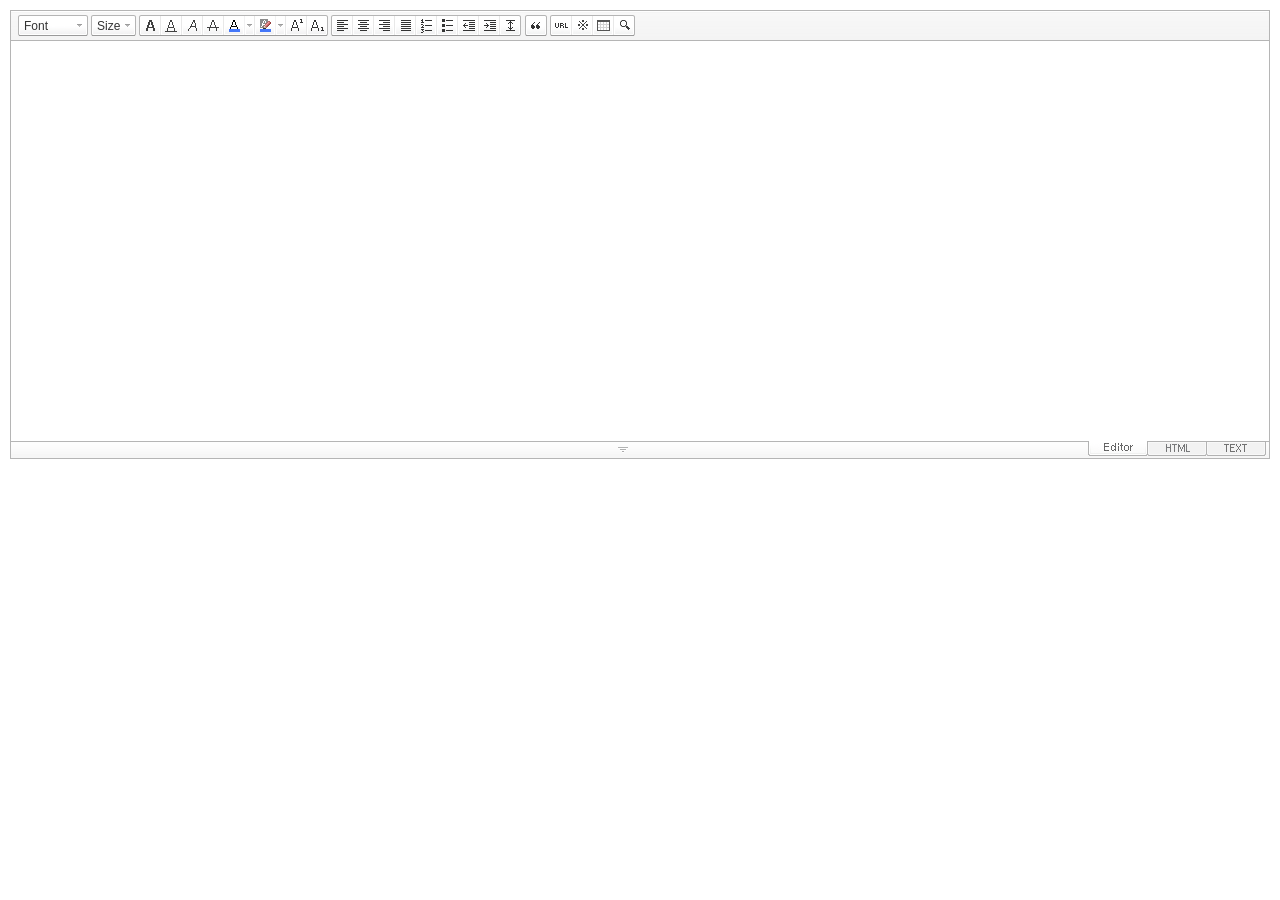
<file: cookieLogin/se2/SmartEditor2Skin_en_US.html>
<!DOCTYPE HTML PUBLIC "-//W3C//DTD HTML 4.01 Transitional//EN" "http://www.w3.org/TR/html4/loose.dtd">
<html lang="ko">
<head>
<meta http-equiv="Content-Type" content="text/html; charset=utf-8">
<meta http-equiv="Content-Script-Type" content="text/javascript">
<meta http-equiv="Content-Style-Type" content="text/css">
<title>네이버 :: Smart Editor 2 &#8482;</title>
<link href="css/en_US/smart_editor2.css" rel="stylesheet" type="text/css">
<style type="text/css">
	body { margin: 10px; }
</style>
<script type="text/javascript" src="./js/lib/jindo2.all.js" charset="utf-8"></script>
<script type="text/javascript" src="./js/lib/jindo_component.js" charset="utf-8"></script>
<script type="text/javascript" src="./js/service/SE2M_Configuration.js" charset="utf-8"></script>	<!-- 설정 파일 -->
<script type="text/javascript" src="./js/service/SE2BasicCreator.js" charset="utf-8"></script>
<script type="text/javascript" src="./js/smarteditor2.js" charset="utf-8"></script>

</head>
<body>

<!-- SE2 Markup Start -->	
<div id="smart_editor2">
	<div id="smart_editor2_content"><a href="#se2_iframe" class="blind">글쓰기영역으로 바로가기</a>
		<div class="se2_tool" id="se2_tool">
			
			<div class="se2_text_tool husky_seditor_text_tool">
			<ul class="se2_font_type">
				<li class="husky_seditor_ui_fontName"><button type="button" class="se2_font_family" title="Font"><span class="husky_se2m_current_fontName">Font</span></button>
					<!-- 글꼴 레이어 -->
					<div class="se2_layer husky_se_fontName_layer">
						<div class="se2_in_layer">
							<ul class="se2_l_font_fam">
							<li style="display:none"><button type="button"><span>@DisplayName@<span>(</span><em style="font-family:FontFamily;">@SampleText@</em><span>)</span></span></button></li>
							<li class="se2_division husky_seditor_font_separator"></li>
							<li><button type="button"><span>NanumGothic<span>(</span><em style="font-family:'NanumGothic',NanumGothic;">ABCD</em><span>)</span></span></button></li>
							<li><button type="button"><span>NanumMyungjo<span>(</span><em style="font-family:'NanumMyungjo',NanumMyeongjo;">ABCD</em><span>)</span></span></button></li>
							<li><button type="button"><span>NanumGothicCoding<span>(</span><em style="font-family:'NanumGothicCoding',NanumGothicCoding;">ABCD</em><span>)</span></span></button></li>
							<li><button type="button"><span>NanumBarunGothic<span>(</span><em style="font-family:'NanumBarunGothic',NanumBarunGothic,NanumBarunGothicOTF;">ABCD</em><span>)</span></span></button></li>
							<li><button type="button"><span>NanumBarunpen<span>(</span><em style="font-family:'NanumBarunpen',NanumBarunpen;">ABCD</em><span>)</span></span></button></li>
							</ul>
						</div>
					</div>
					<!-- //글꼴 레이어 -->
				</li>

				<li class="husky_seditor_ui_fontSize"><button type="button" class="se2_font_size" title="Letter Size"><span class="husky_se2m_current_fontSize">Size</span></button>
					<!-- 폰트 사이즈 레이어 -->
					<div class="se2_layer husky_se_fontSize_layer">
						<div class="se2_in_layer">
							<ul class="se2_l_font_size">
							<li><button type="button"><span style="margin-top:4px; margin-bottom:3px; margin-left:5px; font-size:7pt;">ABCDEFG<span style=" font-size:7pt;">(7pt)</span></span></button></li>
							<li><button type="button"><span style="margin-bottom:2px; font-size:8pt;">ABCDEFG<span style="font-size:8pt;">(8pt)</span></span></button></li>
							<li><button type="button"><span style="margin-bottom:1px; font-size:9pt;">ABCDEFG<span style="font-size:9pt;">(9pt)</span></span></button></li>
							<li><button type="button"><span style="margin-bottom:1px; font-size:10pt;">ABCDEFG<span style="font-size:10pt;">(10pt)</span></span></button></li>
							<li><button type="button"><span style="margin-bottom:2px; font-size:11pt;">ABCDEFG<span style="font-size:11pt;">(11pt)</span></span></button></li>
							<li><button type="button"><span style="margin-bottom:1px; font-size:12pt;">ABCDEFG<span style="font-size:12pt;">(12pt)</span></span></button></li>
							<li><button type="button"><span style="margin-bottom:2px; font-size:14pt;">ABCDEFG<span style="margin-left:6px;font-size:14pt;">(14pt)</span></span></button></li>
							<li><button type="button"><span style="margin-bottom:1px; font-size:18pt;">ABCDEFG<span style="margin-left:8px;font-size:18pt;">(18pt)</span></span></button></li>
							<li><button type="button"><span style="margin-left:3px; font-size:24pt;">ABCDEF<span style="margin-left:11px;font-size:24pt;">(24pt)</span></span></button></li>
							<li><button type="button"><span style="margin-top:-1px; margin-left:3px; font-size:36pt;">ABCD<span style="font-size:36pt;">(36pt)</span></span></button></li>
							</ul>
						</div>
					</div>
					<!-- //폰트 사이즈 레이어 -->
				</li>
</ul><ul>
				<li class="husky_seditor_ui_bold first_child"><button type="button" title="Bold[Ctrl+B]" class="se2_bold"><span class="_buttonRound tool_bg">Bold[Ctrl+B]</span></button></li>

				<li class="husky_seditor_ui_underline"><button type="button" title="Underline[Ctrl+U]" class="se2_underline"><span class="_buttonRound">Underline[Ctrl+U]</span></button></li>

				<li class="husky_seditor_ui_italic"><button type="button" title="Italic[Ctrl+I]" class="se2_italic"><span class="_buttonRound">Italic[Ctrl+I]</span></button></li>

				<li class="husky_seditor_ui_lineThrough"><button type="button" title="Cancel[Ctrl+D]" class="se2_tdel"><span class="_buttonRound">Cancel[Ctrl+D]</span></button></li>

				<li class="se2_pair husky_seditor_ui_fontColor"><span class="selected_color husky_se2m_fontColor_lastUsed" style="background-color:#4477f9"></span><span class="husky_seditor_ui_fontColorA"><button type="button" title="Letter color" class="se2_fcolor"><span>Letter color</span></button></span><span class="husky_seditor_ui_fontColorB"><button type="button" title="More" class="se2_fcolor_more"><span class="_buttonRound">More</span></button></span>				
					<!-- 글자색 -->
					<div class="se2_layer husky_se2m_fontcolor_layer" style="display:none">
						<div class="se2_in_layer husky_se2m_fontcolor_paletteHolder">
							<div class="se2_palette husky_se2m_color_palette">
								<ul class="se2_pick_color">
								<li><button type="button" title="#ff0000" style="background:#ff0000"><span><span>#ff0000</span></span></button></li>
								<li><button type="button" title="#ff6c00" style="background:#ff6c00"><span><span>#ff6c00</span></span></button></li>
								<li><button type="button" title="#ffaa00" style="background:#ffaa00"><span><span>#ffaa00</span></span></button></li>
								<li><button type="button" title="#ffef00" style="background:#ffef00"><span><span>#ffef00</span></span></button></li>
								<li><button type="button" title="#a6cf00" style="background:#a6cf00"><span><span>#a6cf00</span></span></button></li>
								<li><button type="button" title="#009e25" style="background:#009e25"><span><span>#009e25</span></span></button></li>
								<li><button type="button" title="#00b0a2" style="background:#00b0a2"><span><span>#00b0a2</span></span></button></li>
								<li><button type="button" title="#0075c8" style="background:#0075c8"><span><span>#0075c8</span></span></button></li>
								<li><button type="button" title="#3a32c3" style="background:#3a32c3"><span><span>#3a32c3</span></span></button></li>
								<li><button type="button" title="#7820b9" style="background:#7820b9"><span><span>#7820b9</span></span></button></li>
								<li><button type="button" title="#ef007c" style="background:#ef007c"><span><span>#ef007c</span></span></button></li>
								<li><button type="button" title="#000000" style="background:#000000"><span><span>#000000</span></span></button></li>
								<li><button type="button" title="#252525" style="background:#252525"><span><span>#252525</span></span></button></li>
								<li><button type="button" title="#464646" style="background:#464646"><span><span>#464646</span></span></button></li>
								<li><button type="button" title="#636363" style="background:#636363"><span><span>#636363</span></span></button></li>
								<li><button type="button" title="#7d7d7d" style="background:#7d7d7d"><span><span>#7d7d7d</span></span></button></li>
								<li><button type="button" title="#9a9a9a" style="background:#9a9a9a"><span><span>#9a9a9a</span></span></button></li>
								<li><button type="button" title="#ffe8e8" style="background:#ffe8e8"><span><span>#9a9a9a</span></span></button></li>
								<li><button type="button" title="#f7e2d2" style="background:#f7e2d2"><span><span>#f7e2d2</span></span></button></li>
								<li><button type="button" title="#f5eddc" style="background:#f5eddc"><span><span>#f5eddc</span></span></button></li>
								<li><button type="button" title="#f5f4e0" style="background:#f5f4e0"><span><span>#f5f4e0</span></span></button></li>
								<li><button type="button" title="#edf2c2" style="background:#edf2c2"><span><span>#edf2c2</span></span></button></li>
								<li><button type="button" title="#def7e5" style="background:#def7e5"><span><span>#def7e5</span></span></button></li>
								<li><button type="button" title="#d9eeec" style="background:#d9eeec"><span><span>#d9eeec</span></span></button></li>
								<li><button type="button" title="#c9e0f0" style="background:#c9e0f0"><span><span>#c9e0f0</span></span></button></li>
								<li><button type="button" title="#d6d4eb" style="background:#d6d4eb"><span><span>#d6d4eb</span></span></button></li>
								<li><button type="button" title="#e7dbed" style="background:#e7dbed"><span><span>#e7dbed</span></span></button></li>
								<li><button type="button" title="#f1e2ea" style="background:#f1e2ea"><span><span>#f1e2ea</span></span></button></li>
								<li><button type="button" title="#acacac" style="background:#acacac"><span><span>#acacac</span></span></button></li>
								<li><button type="button" title="#c2c2c2" style="background:#c2c2c2"><span><span>#c2c2c2</span></span></button></li>
								<li><button type="button" title="#cccccc" style="background:#cccccc"><span><span>#cccccc</span></span></button></li>
								<li><button type="button" title="#e1e1e1" style="background:#e1e1e1"><span><span>#e1e1e1</span></span></button></li>
								<li><button type="button" title="#ebebeb" style="background:#ebebeb"><span><span>#ebebeb</span></span></button></li>
								<li><button type="button" title="#ffffff" style="background:#ffffff"><span><span>#ffffff</span></span></button></li>
								</ul>
								<ul class="se2_pick_color" style="width:156px;">
								<li><button type="button" title="#e97d81" style="background:#e97d81"><span><span>#e97d81</span></span></button></li>
								<li><button type="button" title="#e19b73" style="background:#e19b73"><span><span>#e19b73</span></span></button></li>
								<li><button type="button" title="#d1b274" style="background:#d1b274"><span><span>#d1b274</span></span></button></li>
								<li><button type="button" title="#cfcca2" style="background:#cfcca2"><span><span>#cfcca2</span></span></button></li>
								<li><button type="button" title="#cfcca2" style="background:#cfcca2"><span><span>#cfcca2</span></span></button></li>
								<li><button type="button" title="#61b977" style="background:#61b977"><span><span>#61b977</span></span></button></li>
								<li><button type="button" title="#53aea8" style="background:#53aea8"><span><span>#53aea8</span></span></button></li>
								<li><button type="button" title="#518fbb" style="background:#518fbb"><span><span>#518fbb</span></span></button></li>
								<li><button type="button" title="#6a65bb" style="background:#6a65bb"><span><span>#6a65bb</span></span></button></li>
								<li><button type="button" title="#9a54ce" style="background:#9a54ce"><span><span>#9a54ce</span></span></button></li>
								<li><button type="button" title="#e573ae" style="background:#e573ae"><span><span>#e573ae</span></span></button></li>
								<li><button type="button" title="#5a504b" style="background:#5a504b"><span><span>#5a504b</span></span></button></li>
								<li><button type="button" title="#767b86" style="background:#767b86"><span><span>#767b86</span></span></button></li>
								<li><button type="button" title="#951015" style="background:#951015"><span><span>#951015</span></span></button></li>
								<li><button type="button" title="#6e391a" style="background:#6e391a"><span><span>#6e391a</span></span></button></li>
								<li><button type="button" title="#785c25" style="background:#785c25"><span><span>#785c25</span></span></button></li>
								<li><button type="button" title="#5f5b25" style="background:#5f5b25"><span><span>#5f5b25</span></span></button></li>
								<li><button type="button" title="#4c511f" style="background:#4c511f"><span><span>#4c511f</span></span></button></li>
								<li><button type="button" title="#1c4827" style="background:#1c4827"><span><span>#1c4827</span></span></button></li>
								<li><button type="button" title="#0d514c" style="background:#0d514c"><span><span>#0d514c</span></span></button></li>
								<li><button type="button" title="#1b496a" style="background:#1b496a"><span><span>#1b496a</span></span></button></li>
								<li><button type="button" title="#2b285f" style="background:#2b285f"><span><span>#2b285f</span></span></button></li>
								<li><button type="button" title="#45245b" style="background:#45245b"><span><span>#45245b</span></span></button></li>
								<li><button type="button" title="#721947" style="background:#721947"><span><span>#721947</span></span></button></li>
								<li><button type="button" title="#352e2c" style="background:#352e2c"><span><span>#352e2c</span></span></button></li>
								<li><button type="button" title="#3c3f45" style="background:#3c3f45"><span><span>#3c3f45</span></span></button></li>
								</ul>
								<button type="button" title="More" class="se2_view_more husky_se2m_color_palette_more_btn"><span>More</span></button>
								<div class="husky_se2m_color_palette_recent" style="display:none">
									<h4>Recent Color</h4>
									<ul class="se2_pick_color">
									<li></li>
									<!-- 최근 사용한 색 템플릿 -->
									<!-- <li><button type="button" title="#e97d81" style="background:#e97d81"><span><span>#e97d81</span></span></button></li> -->
									<!-- //최근 사용한 색 템플릿 -->
									</ul>
								</div>								
								<div class="se2_palette2 husky_se2m_color_palette_colorpicker">
									<!--form action="http://test.emoticon.naver.com/colortable/TextAdd.nhn" method="post"-->
										<div class="se2_color_set">
											<span class="se2_selected_color"><span class="husky_se2m_cp_preview" style="background:#e97d81"></span></span><input type="text" name="" class="input_ty1 husky_se2m_cp_colorcode" value="#e97d81"><button type="button" class="se2_btn_insert husky_se2m_color_palette_ok_btn" title="Enter"><span>Enter</span></button></div>
										<!--input type="hidden" name="callback" value="http://test.emoticon.naver.com/colortable/result.jsp" />
										<input type="hidden" name="callback_func" value="1" />
										<input type="hidden" name="text_key" value="" />
										<input type="hidden" name="text_data" value="" />
									</form-->
									<div class="se2_gradation1 husky_se2m_cp_colpanel"></div>
									<div class="se2_gradation2 husky_se2m_cp_huepanel"></div>
								</div>
							</div>
                        </div>
					</div>
                    <!-- //글자색 -->
				</li>

				<li class="se2_pair husky_seditor_ui_BGColor"><span class="selected_color husky_se2m_BGColor_lastUsed" style="background-color:#4477f9"></span><span class="husky_seditor_ui_BGColorA"><button type="button" title="Background Color" class="se2_bgcolor"><span>Background Color</span></button></span><span class="husky_seditor_ui_BGColorB"><button type="button" title="More" class="se2_bgcolor_more"><span class="_buttonRound">More</span></button></span>
					<!-- 배경색 -->
					<div class="se2_layer se2_layer husky_se2m_BGColor_layer" style="display:none">
						<div class="se2_in_layer">
							<div class="se2_palette_bgcolor">
								<ul class="se2_background husky_se2m_bgcolor_list">
								<li><button type="button" title="Background Color#ff0000 Font Color#ffffff" style="background:#ff0000; color:#ffffff"><span><span>ABCDE</span></span></button></li>								
								<li><button type="button" title="Background Color#6d30cf Font Color#ffffff" style="background:#6d30cf; color:#ffffff"><span><span>ABCDE</span></span></button></li>
								<li><button type="button" title="Background Color#000000 Font Color#ffffff" style="background:#000000; color:#ffffff"><span><span>ABCDE</span></span></button></li>
								<li><button type="button" title="Background Color#ff6600 Font Color#ffffff" style="background:#ff6600; color:#ffffff"><span><span>ABCDE</span></span></button></li>
								<li><button type="button" title="Background Color#3333cc Font Color#ffffff" style="background:#3333cc; color:#ffffff"><span><span>ABCDE</span></span></button></li>
								<li><button type="button" title="Background Color#333333 Font Color#ffff00" style="background:#333333; color:#ffff00"><span><span>ABCDE</span></span></button></li>
								<li><button type="button" title="Background Color#ffa700 Font Color#ffffff" style="background:#ffa700; color:#ffffff"><span><span>ABCDE</span></span></button></li>
								<li><button type="button" title="Background Color#009999 Font Color#ffffff" style="background:#009999; color:#ffffff"><span><span>ABCDE</span></span></button></li>
								<li><button type="button" title="Background Color#8e8e8e Font Color#ffffff" style="background:#8e8e8e; color:#ffffff"><span><span>ABCDE</span></span></button></li>								
								<li><button type="button" title="Background Color#cc9900 Font Color#ffffff" style="background:#cc9900; color:#ffffff"><span><span>ABCDE</span></span></button></li>
								<li><button type="button" title="Background Color#77b02b Font Color#ffffff" style="background:#77b02b; color:#ffffff"><span><span>ABCDE</span></span></button></li>
								<li><button type="button" title="Background Color#ffffff Font Color#000000" style="background:#ffffff; color:#000000"><span><span>ABCDE</span></span></button></li>
								</ul>
							</div>
							<div class="husky_se2m_BGColor_paletteHolder"></div>
                        </div>
					</div>
                    <!-- //배경색 -->
				</li>

				<li class="husky_seditor_ui_superscript"><button type="button" title="윗첨자" class="se2_sup"><span class="_buttonRound">윗첨자</span></button></li>

				<li class="husky_seditor_ui_subscript last_child"><button type="button" title="아래첨자" class="se2_sub"><span class="_buttonRound tool_bg">아래첨자</span></button></li>
</ul><ul>
				<li class="husky_seditor_ui_justifyleft first_child"><button type="button" title="Align: Left" class="se2_left"><span class="_buttonRound tool_bg">Align: Left</span></button></li>

				<li class="husky_seditor_ui_justifycenter"><button type="button" title="Align: Center" class="se2_center"><span class="_buttonRound">Align: Center</span></button></li>

				<li class="husky_seditor_ui_justifyright"><button type="button" title="Align: Right" class="se2_right"><span class="_buttonRound">Align: Right</span></button></li>

				<li class="husky_seditor_ui_justifyfull"><button type="button" title="Align: Justify" class="se2_justify"><span class="_buttonRound">Align: Justify</span></button></li>

				<li class="husky_seditor_ui_orderedlist"><button type="button" title="Add Number" class="se2_ol"><span class="_buttonRound">Add Number</span></button></li>

				<li class="husky_seditor_ui_unorderedlist"><button type="button" title="Bullet" class="se2_ul"><span class="_buttonRound">Bullet</span></button></li>

				<li class="husky_seditor_ui_outdent"><button type="button" title="Outdent[Shift+Tab]" class="se2_outdent"><span class="_buttonRound">Outdent[Shift+Tab]</span></button></li>

				<li class="husky_seditor_ui_indent"><button type="button" title="Indent[Tab]" class="se2_indent"><span class="_buttonRound">Indent[Tab]</span></button></li>			

				<li class="husky_seditor_ui_lineHeight last_child"><button type="button" title="Line-height" class="se2_lineheight" ><span class="_buttonRound tool_bg">Line-height</span></button>
					<!-- 줄간격 레이어 -->
					<div class="se2_layer husky_se2m_lineHeight_layer">
						<div class="se2_in_layer">
							<ul class="se2_l_line_height">
							<li><button type="button"><span>50%</span></button></li>
							<li><button type="button"><span>80%</span></button></li>
							<li><button type="button"><span>100%</span></button></li>
							<li><button type="button"><span>120%</span></button></li>
							<li><button type="button"><span>150%</span></button></li>
							<li><button type="button"><span>180%</span></button></li>
							<li><button type="button"><span>200%</span></button></li>
							</ul>
							<div class="se2_l_line_height_user husky_se2m_lineHeight_direct_input">
								<h3>Enter</h3>
								<span class="bx_input">
								<input type="text" class="input_ty1" maxlength="3" style="width:75px">
								<button type="button" title="1% Add" class="btn_up"><span>1% Add</span></button>
								<button type="button" title="1% Minus" class="btn_down"><span>1% Minus</span></button>
								</span>		
								<div class="btn_area">
									<button type="button" class="se2_btn_apply3"><span>Apply</span></button><button type="button" class="se2_btn_cancel3"><span>Cancel</span></button>
								</div>
							</div>
						</div>
					</div>
					<!-- //줄간격 레이어 -->
				</li>
</ul><ul>
				<li class="husky_seditor_ui_quote single_child"><button type="button" title="인용구" class="se2_blockquote"><span class="_buttonRound tool_bg">인용구</span></button>
					<!-- 인용구 -->
					<div class="se2_layer husky_seditor_blockquote_layer" style="margin-left:-407px; display:none;">
						<div class="se2_in_layer">
							<div class="se2_quote">
								<ul>
								<li class="q1"><button type="button" class="se2_quote1"><span><span>인용구 스타일1</span></span></button></li>
								<li class="q2"><button type="button" class="se2_quote2"><span><span>인용구 스타일2</span></span></button></li>
								<li class="q3"><button type="button" class="se2_quote3"><span><span>인용구 스타일3</span></span></button></li>
								<li class="q4"><button type="button" class="se2_quote4"><span><span>인용구 스타일4</span></span></button></li>
								<li class="q5"><button type="button" class="se2_quote5"><span><span>인용구 스타일5</span></span></button></li>
								<li class="q6"><button type="button" class="se2_quote6"><span><span>인용구 스타일6</span></span></button></li>
								<li class="q7"><button type="button" class="se2_quote7"><span><span>인용구 스타일7</span></span></button></li>
								<li class="q8"><button type="button" class="se2_quote8"><span><span>인용구 스타일8</span></span></button></li>
								<li class="q9"><button type="button" class="se2_quote9"><span><span>인용구 스타일9</span></span></button></li>
								<li class="q10"><button type="button" class="se2_quote10"><span><span>인용구 스타일10</span></span></button></li>
								</ul>
								<button type="button" class="se2_cancel2"><span>적용취소</span></button>
							</div>
						</div>
					</div>
					<!-- //인용구 -->
				</li>
</ul><ul>
				<li class="husky_seditor_ui_hyperlink first_child"><button type="button" title="Link" class="se2_url"><span class="_buttonRound tool_bg">Link</span></button>
					<!-- 링크 -->
					<div class="se2_layer" style="margin-left:-285px">
						<div class="se2_in_layer">
							<div class="se2_url2">
								<input type="text" class="input_ty1" value="http://">
								<input type="checkbox" id="se2_url_new" class="se2_url_new"><label for="se2_url_new">new window</label>
								<button type="button" class="se2_apply"><span>Apply</span></button><button type="button" class="se2_cancel"><span>Cancel</span></button>
							</div>
						</div>
					</div>
					<!-- //링크 -->
				</li>

				<li class="husky_seditor_ui_sCharacter"><button type="button" title="Special Symbols" class="se2_character"><span class="_buttonRound">Special Symbols</span></button>
					<!-- 특수기호 -->
					<div class="se2_layer husky_seditor_sCharacter_layer" style="margin-left:-448px;">
						<div class="se2_in_layer">
							<div class="se2_bx_character">
								<ul class="se2_char_tab">
								<li class="active"><button type="button" title="Basic Symbols" class="se2_char1"><span>Basic Symbols</span></button>
									<div class="se2_s_character">
										<ul class="husky_se2m_sCharacter_list">
											<li></li>
											<!-- 일반기호 목록 -->
											<!-- <li class="hover"><button type="button"><span>｛</span></button></li><li class="active"><button type="button"><span>｝</span></button></li><li><button type="button"><span>〔</span></button></li><li><button type="button"><span>〕</span></button></li><li><button type="button"><span>〈</span></button></li><li><button type="button"><span>〉</span></button></li><li><button type="button"><span>《</span></button></li><li><button type="button"><span>》</span></button></li><li><button type="button"><span>「</span></button></li><li><button type="button"><span>」</span></button></li><li><button type="button"><span>『</span></button></li><li><button type="button"><span>』</span></button></li><li><button type="button"><span>【</span></button></li><li><button type="button"><span>】</span></button></li><li><button type="button"><span>‘</span></button></li><li><button type="button"><span>’</span></button></li><li><button type="button"><span>“</span></button></li><li><button type="button"><span>”</span></button></li><li><button type="button"><span>、</span></button></li><li><button type="button"><span>。</span></button></li><li><button type="button"><span>·</span></button></li><li><button type="button"><span>‥</span></button></li><li><button type="button"><span>…</span></button></li><li><button type="button"><span>§</span></button></li><li><button type="button"><span>※</span></button></li><li><button type="button"><span>☆</span></button></li><li><button type="button"><span>★</span></button></li><li><button type="button"><span>○</span></button></li><li><button type="button"><span>●</span></button></li><li><button type="button"><span>◎</span></button></li><li><button type="button"><span>◇</span></button></li><li><button type="button"><span>◆</span></button></li><li><button type="button"><span>□</span></button></li><li><button type="button"><span>■</span></button></li><li><button type="button"><span>△</span></button></li><li><button type="button"><span>▲</span></button></li><li><button type="button"><span>▽</span></button></li><li><button type="button"><span>▼</span></button></li><li><button type="button"><span>◁</span></button></li><li><button type="button"><span>◀</span></button></li><li><button type="button"><span>▷</span></button></li><li><button type="button"><span>▶</span></button></li><li><button type="button"><span>♤</span></button></li><li><button type="button"><span>♠</span></button></li><li><button type="button"><span>♡</span></button></li><li><button type="button"><span>♥</span></button></li><li><button type="button"><span>♧</span></button></li><li><button type="button"><span>♣</span></button></li><li><button type="button"><span>⊙</span></button></li><li><button type="button"><span>◈</span></button></li><li><button type="button"><span>▣</span></button></li><li><button type="button"><span>◐</span></button></li><li><button type="button"><span>◑</span></button></li><li><button type="button"><span>▒</span></button></li><li><button type="button"><span>▤</span></button></li><li><button type="button"><span>▥</span></button></li><li><button type="button"><span>▨</span></button></li><li><button type="button"><span>▧</span></button></li><li><button type="button"><span>▦</span></button></li><li><button type="button"><span>▩</span></button></li><li><button type="button"><span>±</span></button></li><li><button type="button"><span>×</span></button></li><li><button type="button"><span>÷</span></button></li><li><button type="button"><span>≠</span></button></li><li><button type="button"><span>≤</span></button></li><li><button type="button"><span>≥</span></button></li><li><button type="button"><span>∞</span></button></li><li><button type="button"><span>∴</span></button></li><li><button type="button"><span>°</span></button></li><li><button type="button"><span>′</span></button></li><li><button type="button"><span>″</span></button></li><li><button type="button"><span>∠</span></button></li><li><button type="button"><span>⊥</span></button></li><li><button type="button"><span>⌒</span></button></li><li><button type="button"><span>∂</span></button></li><li><button type="button"><span>≡</span></button></li><li><button type="button"><span>≒</span></button></li><li><button type="button"><span>≪</span></button></li><li><button type="button"><span>≫</span></button></li><li><button type="button"><span>√</span></button></li><li><button type="button"><span>∽</span></button></li><li><button type="button"><span>∝</span></button></li><li><button type="button"><span>∵</span></button></li><li><button type="button"><span>∫</span></button></li><li><button type="button"><span>∬</span></button></li><li><button type="button"><span>∈</span></button></li><li><button type="button"><span>∋</span></button></li><li><button type="button"><span>⊆</span></button></li><li><button type="button"><span>⊇</span></button></li><li><button type="button"><span>⊂</span></button></li><li><button type="button"><span>⊃</span></button></li><li><button type="button"><span>∪</span></button></li><li><button type="button"><span>∩</span></button></li><li><button type="button"><span>∧</span></button></li><li><button type="button"><span>∨</span></button></li><li><button type="button"><span>￢</span></button></li><li><button type="button"><span>⇒</span></button></li><li><button type="button"><span>⇔</span></button></li><li><button type="button"><span>∀</span></button></li><li><button type="button"><span>∃</span></button></li><li><button type="button"><span>´</span></button></li><li><button type="button"><span>～</span></button></li><li><button type="button"><span>ˇ</span></button></li><li><button type="button"><span>˘</span></button></li><li><button type="button"><span>˝</span></button></li><li><button type="button"><span>˚</span></button></li><li><button type="button"><span>˙</span></button></li><li><button type="button"><span>¸</span></button></li><li><button type="button"><span>˛</span></button></li><li><button type="button"><span>¡</span></button></li><li><button type="button"><span>¿</span></button></li><li><button type="button"><span>ː</span></button></li><li><button type="button"><span>∮</span></button></li><li><button type="button"><span>∑</span></button></li><li><button type="button"><span>∏</span></button></li><li><button type="button"><span>♭</span></button></li><li><button type="button"><span>♩</span></button></li><li><button type="button"><span>♪</span></button></li><li><button type="button"><span>♬</span></button></li><li><button type="button"><span>㉿</span></button></li><li><button type="button"><span>→</span></button></li><li><button type="button"><span>←</span></button></li><li><button type="button"><span>↑</span></button></li><li><button type="button"><span>↓</span></button></li><li><button type="button"><span>↔</span></button></li><li><button type="button"><span>↕</span></button></li><li><button type="button"><span>↗</span></button></li><li><button type="button"><span>↙</span></button></li><li><button type="button"><span>↖</span></button></li><li><button type="button"><span>↘</span></button></li><li><button type="button"><span>㈜</span></button></li><li><button type="button"><span>№</span></button></li><li><button type="button"><span>㏇</span></button></li><li><button type="button"><span>™</span></button></li><li><button type="button"><span>㏂</span></button></li><li><button type="button"><span>㏘</span></button></li><li><button type="button"><span>℡</span></button></li><li><button type="button"><span>♨</span></button></li><li><button type="button"><span>☏</span></button></li><li><button type="button"><span>☎</span></button></li><li><button type="button"><span>☜</span></button></li><li><button type="button"><span>☞</span></button></li><li><button type="button"><span>¶</span></button></li><li><button type="button"><span>†</span></button></li><li><button type="button"><span>‡</span></button></li><li><button type="button"><span>®</span></button></li><li><button type="button"><span>ª</span></button></li><li><button type="button"><span>º</span></button></li><li><button type="button"><span>♂</span></button></li><li><button type="button"><span>♀</span></button></li> -->
										</ul>
									</div>
								</li>
								<li><button type="button" title="Numbers and Units" class="se2_char2"><span>Numbers and Units</span></button>
									<div class="se2_s_character">
										<ul class="husky_se2m_sCharacter_list">
											<li></li>
											<!-- 숫자와 단위 목록 -->
											<!-- <li class="hover"><button type="button"><span>½</span></button></li><li><button type="button"><span>⅓</span></button></li><li><button type="button"><span>⅔</span></button></li><li><button type="button"><span>¼</span></button></li><li><button type="button"><span>¾</span></button></li><li><button type="button"><span>⅛</span></button></li><li><button type="button"><span>⅜</span></button></li><li><button type="button"><span>⅝</span></button></li><li><button type="button"><span>⅞</span></button></li><li><button type="button"><span>¹</span></button></li><li><button type="button"><span>²</span></button></li><li><button type="button"><span>³</span></button></li><li><button type="button"><span>⁴</span></button></li><li><button type="button"><span>ⁿ</span></button></li><li><button type="button"><span>₁</span></button></li><li><button type="button"><span>₂</span></button></li><li><button type="button"><span>₃</span></button></li><li><button type="button"><span>₄</span></button></li><li><button type="button"><span>Ⅰ</span></button></li><li><button type="button"><span>Ⅱ</span></button></li><li><button type="button"><span>Ⅲ</span></button></li><li><button type="button"><span>Ⅳ</span></button></li><li><button type="button"><span>Ⅴ</span></button></li><li><button type="button"><span>Ⅵ</span></button></li><li><button type="button"><span>Ⅶ</span></button></li><li><button type="button"><span>Ⅷ</span></button></li><li><button type="button"><span>Ⅸ</span></button></li><li><button type="button"><span>Ⅹ</span></button></li><li><button type="button"><span>ⅰ</span></button></li><li><button type="button"><span>ⅱ</span></button></li><li><button type="button"><span>ⅲ</span></button></li><li><button type="button"><span>ⅳ</span></button></li><li><button type="button"><span>ⅴ</span></button></li><li><button type="button"><span>ⅵ</span></button></li><li><button type="button"><span>ⅶ</span></button></li><li><button type="button"><span>ⅷ</span></button></li><li><button type="button"><span>ⅸ</span></button></li><li><button type="button"><span>ⅹ</span></button></li><li><button type="button"><span>￦</span></button></li><li><button type="button"><span>$</span></button></li><li><button type="button"><span>￥</span></button></li><li><button type="button"><span>￡</span></button></li><li><button type="button"><span>€</span></button></li><li><button type="button"><span>℃</span></button></li><li><button type="button"><span>A</span></button></li><li><button type="button"><span>℉</span></button></li><li><button type="button"><span>￠</span></button></li><li><button type="button"><span>¤</span></button></li><li><button type="button"><span>‰</span></button></li><li><button type="button"><span>㎕</span></button></li><li><button type="button"><span>㎖</span></button></li><li><button type="button"><span>㎗</span></button></li><li><button type="button"><span>ℓ</span></button></li><li><button type="button"><span>㎘</span></button></li><li><button type="button"><span>㏄</span></button></li><li><button type="button"><span>㎣</span></button></li><li><button type="button"><span>㎤</span></button></li><li><button type="button"><span>㎥</span></button></li><li><button type="button"><span>㎦</span></button></li><li><button type="button"><span>㎙</span></button></li><li><button type="button"><span>㎚</span></button></li><li><button type="button"><span>㎛</span></button></li><li><button type="button"><span>㎜</span></button></li><li><button type="button"><span>㎝</span></button></li><li><button type="button"><span>㎞</span></button></li><li><button type="button"><span>㎟</span></button></li><li><button type="button"><span>㎠</span></button></li><li><button type="button"><span>㎡</span></button></li><li><button type="button"><span>㎢</span></button></li><li><button type="button"><span>㏊</span></button></li><li><button type="button"><span>㎍</span></button></li><li><button type="button"><span>㎎</span></button></li><li><button type="button"><span>㎏</span></button></li><li><button type="button"><span>㏏</span></button></li><li><button type="button"><span>㎈</span></button></li><li><button type="button"><span>㎉</span></button></li><li><button type="button"><span>㏈</span></button></li><li><button type="button"><span>㎧</span></button></li><li><button type="button"><span>㎨</span></button></li><li><button type="button"><span>㎰</span></button></li><li><button type="button"><span>㎱</span></button></li><li><button type="button"><span>㎲</span></button></li><li><button type="button"><span>㎳</span></button></li><li><button type="button"><span>㎴</span></button></li><li><button type="button"><span>㎵</span></button></li><li><button type="button"><span>㎶</span></button></li><li><button type="button"><span>㎷</span></button></li><li><button type="button"><span>㎸</span></button></li><li><button type="button"><span>㎹</span></button></li><li><button type="button"><span>㎀</span></button></li><li><button type="button"><span>㎁</span></button></li><li><button type="button"><span>㎂</span></button></li><li><button type="button"><span>㎃</span></button></li><li><button type="button"><span>㎄</span></button></li><li><button type="button"><span>㎺</span></button></li><li><button type="button"><span>㎻</span></button></li><li><button type="button"><span>㎼</span></button></li><li><button type="button"><span>㎽</span></button></li><li><button type="button"><span>㎾</span></button></li><li><button type="button"><span>㎿</span></button></li><li><button type="button"><span>㎐</span></button></li><li><button type="button"><span>㎑</span></button></li><li><button type="button"><span>㎒</span></button></li><li><button type="button"><span>㎓</span></button></li><li><button type="button"><span>㎔</span></button></li><li><button type="button"><span>Ω</span></button></li><li><button type="button"><span>㏀</span></button></li><li><button type="button"><span>㏁</span></button></li><li><button type="button"><span>㎊</span></button></li><li><button type="button"><span>㎋</span></button></li><li><button type="button"><span>㎌</span></button></li><li><button type="button"><span>㏖</span></button></li><li><button type="button"><span>㏅</span></button></li><li><button type="button"><span>㎭</span></button></li><li><button type="button"><span>㎮</span></button></li><li><button type="button"><span>㎯</span></button></li><li><button type="button"><span>㏛</span></button></li><li><button type="button"><span>㎩</span></button></li><li><button type="button"><span>㎪</span></button></li><li><button type="button"><span>㎫</span></button></li><li><button type="button"><span>㎬</span></button></li><li><button type="button"><span>㏝</span></button></li><li><button type="button"><span>㏐</span></button></li><li><button type="button"><span>㏓</span></button></li><li><button type="button"><span>㏃</span></button></li><li><button type="button"><span>㏉</span></button></li><li><button type="button"><span>㏜</span></button></li><li><button type="button"><span>㏆</span></button></li> -->
										</ul>
									</div>
								</li>
								<li><button type="button" title="Circle, Parenthesis" class="se2_char3"><span>Circle, Parenthesis</span></button>
									<div class="se2_s_character">
										<ul class="husky_se2m_sCharacter_list">
											<li></li>
											<!-- 원,괄호 목록 -->
											<!-- <li><button type="button"><span>㉠</span></button></li><li><button type="button"><span>㉡</span></button></li><li><button type="button"><span>㉢</span></button></li><li><button type="button"><span>㉣</span></button></li><li><button type="button"><span>㉤</span></button></li><li><button type="button"><span>㉥</span></button></li><li><button type="button"><span>㉦</span></button></li><li><button type="button"><span>㉧</span></button></li><li><button type="button"><span>㉨</span></button></li><li><button type="button"><span>㉩</span></button></li><li><button type="button"><span>㉪</span></button></li><li><button type="button"><span>㉫</span></button></li><li><button type="button"><span>㉬</span></button></li><li><button type="button"><span>㉭</span></button></li><li><button type="button"><span>㉮</span></button></li><li><button type="button"><span>㉯</span></button></li><li><button type="button"><span>㉰</span></button></li><li><button type="button"><span>㉱</span></button></li><li><button type="button"><span>㉲</span></button></li><li><button type="button"><span>㉳</span></button></li><li><button type="button"><span>㉴</span></button></li><li><button type="button"><span>㉵</span></button></li><li><button type="button"><span>㉶</span></button></li><li><button type="button"><span>㉷</span></button></li><li><button type="button"><span>㉸</span></button></li><li><button type="button"><span>㉹</span></button></li><li><button type="button"><span>㉺</span></button></li><li><button type="button"><span>㉻</span></button></li><li><button type="button"><span>ⓐ</span></button></li><li><button type="button"><span>ⓑ</span></button></li><li><button type="button"><span>ⓒ</span></button></li><li><button type="button"><span>ⓓ</span></button></li><li><button type="button"><span>ⓔ</span></button></li><li><button type="button"><span>ⓕ</span></button></li><li><button type="button"><span>ⓖ</span></button></li><li><button type="button"><span>ⓗ</span></button></li><li><button type="button"><span>ⓘ</span></button></li><li><button type="button"><span>ⓙ</span></button></li><li><button type="button"><span>ⓚ</span></button></li><li><button type="button"><span>ⓛ</span></button></li><li><button type="button"><span>ⓜ</span></button></li><li><button type="button"><span>ⓝ</span></button></li><li><button type="button"><span>ⓞ</span></button></li><li><button type="button"><span>ⓟ</span></button></li><li><button type="button"><span>ⓠ</span></button></li><li><button type="button"><span>ⓡ</span></button></li><li><button type="button"><span>ⓢ</span></button></li><li><button type="button"><span>ⓣ</span></button></li><li><button type="button"><span>ⓤ</span></button></li><li><button type="button"><span>ⓥ</span></button></li><li><button type="button"><span>ⓦ</span></button></li><li><button type="button"><span>ⓧ</span></button></li><li><button type="button"><span>ⓨ</span></button></li><li><button type="button"><span>ⓩ</span></button></li><li><button type="button"><span>①</span></button></li><li><button type="button"><span>②</span></button></li><li><button type="button"><span>③</span></button></li><li><button type="button"><span>④</span></button></li><li><button type="button"><span>⑤</span></button></li><li><button type="button"><span>⑥</span></button></li><li><button type="button"><span>⑦</span></button></li><li><button type="button"><span>⑧</span></button></li><li><button type="button"><span>⑨</span></button></li><li><button type="button"><span>⑩</span></button></li><li><button type="button"><span>⑪</span></button></li><li><button type="button"><span>⑫</span></button></li><li><button type="button"><span>⑬</span></button></li><li><button type="button"><span>⑭</span></button></li><li><button type="button"><span>⑮</span></button></li><li><button type="button"><span>㈀</span></button></li><li><button type="button"><span>㈁</span></button></li><li class="hover"><button type="button"><span>㈂</span></button></li><li><button type="button"><span>㈃</span></button></li><li><button type="button"><span>㈄</span></button></li><li><button type="button"><span>㈅</span></button></li><li><button type="button"><span>㈆</span></button></li><li><button type="button"><span>㈇</span></button></li><li><button type="button"><span>㈈</span></button></li><li><button type="button"><span>㈉</span></button></li><li><button type="button"><span>㈊</span></button></li><li><button type="button"><span>㈋</span></button></li><li><button type="button"><span>㈌</span></button></li><li><button type="button"><span>㈍</span></button></li><li><button type="button"><span>㈎</span></button></li><li><button type="button"><span>㈏</span></button></li><li><button type="button"><span>㈐</span></button></li><li><button type="button"><span>㈑</span></button></li><li><button type="button"><span>㈒</span></button></li><li><button type="button"><span>㈓</span></button></li><li><button type="button"><span>㈔</span></button></li><li><button type="button"><span>㈕</span></button></li><li><button type="button"><span>㈖</span></button></li><li><button type="button"><span>㈗</span></button></li><li><button type="button"><span>㈘</span></button></li><li><button type="button"><span>㈙</span></button></li><li><button type="button"><span>㈚</span></button></li><li><button type="button"><span>㈛</span></button></li><li><button type="button"><span>⒜</span></button></li><li><button type="button"><span>⒝</span></button></li><li><button type="button"><span>⒞</span></button></li><li><button type="button"><span>⒟</span></button></li><li><button type="button"><span>⒠</span></button></li><li><button type="button"><span>⒡</span></button></li><li><button type="button"><span>⒢</span></button></li><li><button type="button"><span>⒣</span></button></li><li><button type="button"><span>⒤</span></button></li><li><button type="button"><span>⒥</span></button></li><li><button type="button"><span>⒦</span></button></li><li><button type="button"><span>⒧</span></button></li><li><button type="button"><span>⒨</span></button></li><li><button type="button"><span>⒩</span></button></li><li><button type="button"><span>⒪</span></button></li><li><button type="button"><span>⒫</span></button></li><li><button type="button"><span>⒬</span></button></li><li><button type="button"><span>⒭</span></button></li><li><button type="button"><span>⒮</span></button></li><li><button type="button"><span>⒯</span></button></li><li><button type="button"><span>⒰</span></button></li><li><button type="button"><span>⒱</span></button></li><li><button type="button"><span>⒲</span></button></li><li><button type="button"><span>⒳</span></button></li><li><button type="button"><span>⒴</span></button></li><li><button type="button"><span>⒵</span></button></li><li><button type="button"><span>⑴</span></button></li><li><button type="button"><span>⑵</span></button></li><li><button type="button"><span>⑶</span></button></li><li><button type="button"><span>⑷</span></button></li><li><button type="button"><span>⑸</span></button></li><li><button type="button"><span>⑹</span></button></li><li><button type="button"><span>⑺</span></button></li><li><button type="button"><span>⑻</span></button></li><li><button type="button"><span>⑼</span></button></li><li><button type="button"><span>⑽</span></button></li><li><button type="button"><span>⑾</span></button></li><li><button type="button"><span>⑿</span></button></li><li><button type="button"><span>⒀</span></button></li><li><button type="button"><span>⒁</span></button></li><li><button type="button"><span>⒂</span></button></li> -->
										</ul>
									</div>
								</li>
								<li><button type="button" title="Korean" class="se2_char4"><span>Korean</span></button>
									<div class="se2_s_character">
										<ul class="husky_se2m_sCharacter_list">
											<li></li>
											<!-- 한글 목록 -->
											<!-- <li><button type="button"><span>ㄱ</span></button></li><li><button type="button"><span>ㄲ</span></button></li><li><button type="button"><span>ㄳ</span></button></li><li><button type="button"><span>ㄴ</span></button></li><li><button type="button"><span>ㄵ</span></button></li><li><button type="button"><span>ㄶ</span></button></li><li><button type="button"><span>ㄷ</span></button></li><li><button type="button"><span>ㄸ</span></button></li><li><button type="button"><span>ㄹ</span></button></li><li><button type="button"><span>ㄺ</span></button></li><li><button type="button"><span>ㄻ</span></button></li><li><button type="button"><span>ㄼ</span></button></li><li><button type="button"><span>ㄽ</span></button></li><li><button type="button"><span>ㄾ</span></button></li><li><button type="button"><span>ㄿ</span></button></li><li><button type="button"><span>ㅀ</span></button></li><li><button type="button"><span>ㅁ</span></button></li><li><button type="button"><span>ㅂ</span></button></li><li><button type="button"><span>ㅃ</span></button></li><li><button type="button"><span>ㅄ</span></button></li><li><button type="button"><span>ㅅ</span></button></li><li><button type="button"><span>ㅆ</span></button></li><li><button type="button"><span>ㅇ</span></button></li><li><button type="button"><span>ㅈ</span></button></li><li><button type="button"><span>ㅉ</span></button></li><li><button type="button"><span>ㅊ</span></button></li><li><button type="button"><span>ㅋ</span></button></li><li><button type="button"><span>ㅌ</span></button></li><li><button type="button"><span>ㅍ</span></button></li><li><button type="button"><span>ㅎ</span></button></li><li><button type="button"><span>ㅏ</span></button></li><li><button type="button"><span>ㅐ</span></button></li><li><button type="button"><span>ㅑ</span></button></li><li><button type="button"><span>ㅒ</span></button></li><li><button type="button"><span>ㅓ</span></button></li><li><button type="button"><span>ㅔ</span></button></li><li><button type="button"><span>ㅕ</span></button></li><li><button type="button"><span>ㅖ</span></button></li><li><button type="button"><span>ㅗ</span></button></li><li><button type="button"><span>ㅘ</span></button></li><li><button type="button"><span>ㅙ</span></button></li><li><button type="button"><span>ㅚ</span></button></li><li><button type="button"><span>ㅛ</span></button></li><li><button type="button"><span>ㅜ</span></button></li><li><button type="button"><span>ㅝ</span></button></li><li><button type="button"><span>ㅞ</span></button></li><li><button type="button"><span>ㅟ</span></button></li><li><button type="button"><span>ㅠ</span></button></li><li><button type="button"><span>ㅡ</span></button></li><li><button type="button"><span>ㅢ</span></button></li><li><button type="button"><span>ㅣ</span></button></li><li><button type="button"><span>ㅥ</span></button></li><li><button type="button"><span>ㅦ</span></button></li><li><button type="button"><span>ㅧ</span></button></li><li><button type="button"><span>ㅨ</span></button></li><li><button type="button"><span>ㅩ</span></button></li><li><button type="button"><span>ㅪ</span></button></li><li><button type="button"><span>ㅫ</span></button></li><li><button type="button"><span>ㅬ</span></button></li><li><button type="button"><span>ㅭ</span></button></li><li><button type="button"><span>ㅮ</span></button></li><li><button type="button"><span>ㅯ</span></button></li><li><button type="button"><span>ㅰ</span></button></li><li><button type="button"><span>ㅱ</span></button></li><li><button type="button"><span>ㅲ</span></button></li><li><button type="button"><span>ㅳ</span></button></li><li><button type="button"><span>ㅴ</span></button></li><li><button type="button"><span>ㅵ</span></button></li><li><button type="button"><span>ㅶ</span></button></li><li><button type="button"><span>ㅷ</span></button></li><li><button type="button"><span>ㅸ</span></button></li><li><button type="button"><span>ㅹ</span></button></li><li><button type="button"><span>ㅺ</span></button></li><li><button type="button"><span>ㅻ</span></button></li><li><button type="button"><span>ㅼ</span></button></li><li><button type="button"><span>ㅽ</span></button></li><li><button type="button"><span>ㅾ</span></button></li><li><button type="button"><span>ㅿ</span></button></li><li><button type="button"><span>ㆀ</span></button></li><li><button type="button"><span>ㆁ</span></button></li><li><button type="button"><span>ㆂ</span></button></li><li><button type="button"><span>ㆃ</span></button></li><li><button type="button"><span>ㆄ</span></button></li><li><button type="button"><span>ㆅ</span></button></li><li><button type="button"><span>ㆆ</span></button></li><li><button type="button"><span>ㆇ</span></button></li><li><button type="button"><span>ㆈ</span></button></li><li><button type="button"><span>ㆉ</span></button></li><li><button type="button"><span>ㆊ</span></button></li><li><button type="button"><span>ㆋ</span></button></li><li><button type="button"><span>ㆌ</span></button></li><li><button type="button"><span>ㆍ</span></button></li><li><button type="button"><span>ㆎ</span></button></li> -->
										</ul>
									</div>
								</li>
								<li><button type="button" title="Greek, Latin" class="se2_char5"><span>Greek, Latin</span></button>
									<div class="se2_s_character">
										<ul class="husky_se2m_sCharacter_list">
											<li></li>
											<!-- 그리스,라틴어 목록 -->
											<!-- <li><button type="button"><span>Α</span></button></li><li><button type="button"><span>Β</span></button></li><li><button type="button"><span>Γ</span></button></li><li><button type="button"><span>Δ</span></button></li><li><button type="button"><span>Ε</span></button></li><li><button type="button"><span>Ζ</span></button></li><li><button type="button"><span>Η</span></button></li><li><button type="button"><span>Θ</span></button></li><li><button type="button"><span>Ι</span></button></li><li><button type="button"><span>Κ</span></button></li><li><button type="button"><span>Λ</span></button></li><li><button type="button"><span>Μ</span></button></li><li><button type="button"><span>Ν</span></button></li><li><button type="button"><span>Ξ</span></button></li><li class="hover"><button type="button"><span>Ο</span></button></li><li><button type="button"><span>Π</span></button></li><li><button type="button"><span>Ρ</span></button></li><li><button type="button"><span>Σ</span></button></li><li><button type="button"><span>Τ</span></button></li><li><button type="button"><span>Υ</span></button></li><li><button type="button"><span>Φ</span></button></li><li><button type="button"><span>Χ</span></button></li><li><button type="button"><span>Ψ</span></button></li><li><button type="button"><span>Ω</span></button></li><li><button type="button"><span>α</span></button></li><li><button type="button"><span>β</span></button></li><li><button type="button"><span>γ</span></button></li><li><button type="button"><span>δ</span></button></li><li><button type="button"><span>ε</span></button></li><li><button type="button"><span>ζ</span></button></li><li><button type="button"><span>η</span></button></li><li><button type="button"><span>θ</span></button></li><li><button type="button"><span>ι</span></button></li><li><button type="button"><span>κ</span></button></li><li><button type="button"><span>λ</span></button></li><li><button type="button"><span>μ</span></button></li><li><button type="button"><span>ν</span></button></li><li><button type="button"><span>ξ</span></button></li><li><button type="button"><span>ο</span></button></li><li><button type="button"><span>π</span></button></li><li><button type="button"><span>ρ</span></button></li><li><button type="button"><span>σ</span></button></li><li><button type="button"><span>τ</span></button></li><li><button type="button"><span>υ</span></button></li><li><button type="button"><span>φ</span></button></li><li><button type="button"><span>χ</span></button></li><li><button type="button"><span>ψ</span></button></li><li><button type="button"><span>ω</span></button></li><li><button type="button"><span>Æ</span></button></li><li><button type="button"><span>Ð</span></button></li><li><button type="button"><span>Ħ</span></button></li><li><button type="button"><span>Ĳ</span></button></li><li><button type="button"><span>Ŀ</span></button></li><li><button type="button"><span>Ł</span></button></li><li><button type="button"><span>Ø</span></button></li><li><button type="button"><span>Œ</span></button></li><li><button type="button"><span>Þ</span></button></li><li><button type="button"><span>Ŧ</span></button></li><li><button type="button"><span>Ŋ</span></button></li><li><button type="button"><span>æ</span></button></li><li><button type="button"><span>đ</span></button></li><li><button type="button"><span>ð</span></button></li><li><button type="button"><span>ħ</span></button></li><li><button type="button"><span>I</span></button></li><li><button type="button"><span>ĳ</span></button></li><li><button type="button"><span>ĸ</span></button></li><li><button type="button"><span>ŀ</span></button></li><li><button type="button"><span>ł</span></button></li><li><button type="button"><span>ł</span></button></li><li><button type="button"><span>œ</span></button></li><li><button type="button"><span>ß</span></button></li><li><button type="button"><span>þ</span></button></li><li><button type="button"><span>ŧ</span></button></li><li><button type="button"><span>ŋ</span></button></li><li><button type="button"><span>ŉ</span></button></li><li><button type="button"><span>Б</span></button></li><li><button type="button"><span>Г</span></button></li><li><button type="button"><span>Д</span></button></li><li><button type="button"><span>Ё</span></button></li><li><button type="button"><span>Ж</span></button></li><li><button type="button"><span>З</span></button></li><li><button type="button"><span>И</span></button></li><li><button type="button"><span>Й</span></button></li><li><button type="button"><span>Л</span></button></li><li><button type="button"><span>П</span></button></li><li><button type="button"><span>Ц</span></button></li><li><button type="button"><span>Ч</span></button></li><li><button type="button"><span>Ш</span></button></li><li><button type="button"><span>Щ</span></button></li><li><button type="button"><span>Ъ</span></button></li><li><button type="button"><span>Ы</span></button></li><li><button type="button"><span>Ь</span></button></li><li><button type="button"><span>Э</span></button></li><li><button type="button"><span>Ю</span></button></li><li><button type="button"><span>Я</span></button></li><li><button type="button"><span>б</span></button></li><li><button type="button"><span>в</span></button></li><li><button type="button"><span>г</span></button></li><li><button type="button"><span>д</span></button></li><li><button type="button"><span>ё</span></button></li><li><button type="button"><span>ж</span></button></li><li><button type="button"><span>з</span></button></li><li><button type="button"><span>и</span></button></li><li><button type="button"><span>й</span></button></li><li><button type="button"><span>л</span></button></li><li><button type="button"><span>п</span></button></li><li><button type="button"><span>ф</span></button></li><li><button type="button"><span>ц</span></button></li><li><button type="button"><span>ч</span></button></li><li><button type="button"><span>ш</span></button></li><li><button type="button"><span>щ</span></button></li><li><button type="button"><span>ъ</span></button></li><li><button type="button"><span>ы</span></button></li><li><button type="button"><span>ь</span></button></li><li><button type="button"><span>э</span></button></li><li><button type="button"><span>ю</span></button></li><li><button type="button"><span>я</span></button></li> -->
										</ul>
									</div>
								</li>
								<li><button type="button" title="Japanese" class="se2_char6"><span>Japanese</span></button>
									<div class="se2_s_character">
										<ul class="husky_se2m_sCharacter_list">
											<li></li>
											<!-- 일본어 목록 -->
											<!-- <li><button type="button"><span>ぁ</span></button></li><li class="hover"><button type="button"><span>あ</span></button></li><li><button type="button"><span>ぃ</span></button></li><li><button type="button"><span>い</span></button></li><li><button type="button"><span>ぅ</span></button></li><li><button type="button"><span>う</span></button></li><li><button type="button"><span>ぇ</span></button></li><li><button type="button"><span>え</span></button></li><li><button type="button"><span>ぉ</span></button></li><li><button type="button"><span>お</span></button></li><li><button type="button"><span>か</span></button></li><li><button type="button"><span>が</span></button></li><li><button type="button"><span>き</span></button></li><li><button type="button"><span>ぎ</span></button></li><li><button type="button"><span>く</span></button></li><li><button type="button"><span>ぐ</span></button></li><li><button type="button"><span>け</span></button></li><li><button type="button"><span>げ</span></button></li><li><button type="button"><span>こ</span></button></li><li><button type="button"><span>ご</span></button></li><li><button type="button"><span>さ</span></button></li><li><button type="button"><span>ざ</span></button></li><li><button type="button"><span>し</span></button></li><li><button type="button"><span>じ</span></button></li><li><button type="button"><span>す</span></button></li><li><button type="button"><span>ず</span></button></li><li><button type="button"><span>せ</span></button></li><li><button type="button"><span>ぜ</span></button></li><li><button type="button"><span>そ</span></button></li><li><button type="button"><span>ぞ</span></button></li><li><button type="button"><span>た</span></button></li><li><button type="button"><span>だ</span></button></li><li><button type="button"><span>ち</span></button></li><li><button type="button"><span>ぢ</span></button></li><li><button type="button"><span>っ</span></button></li><li><button type="button"><span>つ</span></button></li><li><button type="button"><span>づ</span></button></li><li><button type="button"><span>て</span></button></li><li><button type="button"><span>で</span></button></li><li><button type="button"><span>と</span></button></li><li><button type="button"><span>ど</span></button></li><li><button type="button"><span>な</span></button></li><li><button type="button"><span>に</span></button></li><li><button type="button"><span>ぬ</span></button></li><li><button type="button"><span>ね</span></button></li><li><button type="button"><span>の</span></button></li><li><button type="button"><span>は</span></button></li><li><button type="button"><span>ば</span></button></li><li><button type="button"><span>ぱ</span></button></li><li><button type="button"><span>ひ</span></button></li><li><button type="button"><span>び</span></button></li><li><button type="button"><span>ぴ</span></button></li><li><button type="button"><span>ふ</span></button></li><li><button type="button"><span>ぶ</span></button></li><li><button type="button"><span>ぷ</span></button></li><li><button type="button"><span>へ</span></button></li><li><button type="button"><span>べ</span></button></li><li><button type="button"><span>ぺ</span></button></li><li><button type="button"><span>ほ</span></button></li><li><button type="button"><span>ぼ</span></button></li><li><button type="button"><span>ぽ</span></button></li><li><button type="button"><span>ま</span></button></li><li><button type="button"><span>み</span></button></li><li><button type="button"><span>む</span></button></li><li><button type="button"><span>め</span></button></li><li><button type="button"><span>も</span></button></li><li><button type="button"><span>ゃ</span></button></li><li><button type="button"><span>や</span></button></li><li><button type="button"><span>ゅ</span></button></li><li><button type="button"><span>ゆ</span></button></li><li><button type="button"><span>ょ</span></button></li><li><button type="button"><span>よ</span></button></li><li><button type="button"><span>ら</span></button></li><li><button type="button"><span>り</span></button></li><li><button type="button"><span>る</span></button></li><li><button type="button"><span>れ</span></button></li><li><button type="button"><span>ろ</span></button></li><li><button type="button"><span>ゎ</span></button></li><li><button type="button"><span>わ</span></button></li><li><button type="button"><span>ゐ</span></button></li><li><button type="button"><span>ゑ</span></button></li><li><button type="button"><span>を</span></button></li><li><button type="button"><span>ん</span></button></li><li><button type="button"><span>ァ</span></button></li><li><button type="button"><span>ア</span></button></li><li><button type="button"><span>ィ</span></button></li><li><button type="button"><span>イ</span></button></li><li><button type="button"><span>ゥ</span></button></li><li><button type="button"><span>ウ</span></button></li><li><button type="button"><span>ェ</span></button></li><li><button type="button"><span>エ</span></button></li><li><button type="button"><span>ォ</span></button></li><li><button type="button"><span>オ</span></button></li><li><button type="button"><span>カ</span></button></li><li><button type="button"><span>ガ</span></button></li><li><button type="button"><span>キ</span></button></li><li><button type="button"><span>ギ</span></button></li><li><button type="button"><span>ク</span></button></li><li><button type="button"><span>グ</span></button></li><li><button type="button"><span>ケ</span></button></li><li><button type="button"><span>ゲ</span></button></li><li><button type="button"><span>コ</span></button></li><li><button type="button"><span>ゴ</span></button></li><li><button type="button"><span>サ</span></button></li><li><button type="button"><span>ザ</span></button></li><li><button type="button"><span>シ</span></button></li><li><button type="button"><span>ジ</span></button></li><li><button type="button"><span>ス</span></button></li><li><button type="button"><span>ズ</span></button></li><li><button type="button"><span>セ</span></button></li><li><button type="button"><span>ゼ</span></button></li><li><button type="button"><span>ソ</span></button></li><li><button type="button"><span>ゾ</span></button></li><li><button type="button"><span>タ</span></button></li><li><button type="button"><span>ダ</span></button></li><li><button type="button"><span>チ</span></button></li><li><button type="button"><span>ヂ</span></button></li><li><button type="button"><span>ッ</span></button></li><li><button type="button"><span>ツ</span></button></li><li><button type="button"><span>ヅ</span></button></li><li><button type="button"><span>テ</span></button></li><li><button type="button"><span>デ</span></button></li><li><button type="button"><span>ト</span></button></li><li><button type="button"><span>ド</span></button></li><li><button type="button"><span>ナ</span></button></li><li><button type="button"><span>ニ</span></button></li><li><button type="button"><span>ヌ</span></button></li><li><button type="button"><span>ネ</span></button></li><li><button type="button"><span>ノ</span></button></li><li><button type="button"><span>ハ</span></button></li><li><button type="button"><span>バ</span></button></li><li><button type="button"><span>パ</span></button></li><li><button type="button"><span>ヒ</span></button></li><li><button type="button"><span>ビ</span></button></li><li><button type="button"><span>ピ</span></button></li><li><button type="button"><span>フ</span></button></li><li><button type="button"><span>ブ</span></button></li><li><button type="button"><span>プ</span></button></li><li><button type="button"><span>ヘ</span></button></li><li><button type="button"><span>ベ</span></button></li><li><button type="button"><span>ペ</span></button></li><li><button type="button"><span>ホ</span></button></li><li><button type="button"><span>ボ</span></button></li><li><button type="button"><span>ポ</span></button></li><li><button type="button"><span>マ</span></button></li><li><button type="button"><span>ミ</span></button></li><li><button type="button"><span>ム</span></button></li><li><button type="button"><span>メ</span></button></li><li><button type="button"><span>モ</span></button></li><li><button type="button"><span>ャ</span></button></li><li><button type="button"><span>ヤ</span></button></li><li><button type="button"><span>ュ</span></button></li><li><button type="button"><span>ユ</span></button></li><li><button type="button"><span>ョ</span></button></li><li><button type="button"><span>ヨ</span></button></li><li><button type="button"><span>ラ</span></button></li><li><button type="button"><span>リ</span></button></li><li><button type="button"><span>ル</span></button></li><li><button type="button"><span>レ</span></button></li><li><button type="button"><span>ロ</span></button></li><li><button type="button"><span>ヮ</span></button></li><li><button type="button"><span>ワ</span></button></li><li><button type="button"><span>ヰ</span></button></li><li><button type="button"><span>ヱ</span></button></li><li><button type="button"><span>ヲ</span></button></li><li><button type="button"><span>ン</span></button></li><li><button type="button"><span>ヴ</span></button></li><li><button type="button"><span>ヵ</span></button></li><li><button type="button"><span>ヶ</span></button></li> -->
										</ul>
									</div>
								</li>
								</ul>
								<p class="se2_apply_character">
									<label for="char_preview">Selected Sign</label> <input type="text" name="char_preview" id="char_preview" value="®º⊆●○" class="input_ty1"><button type="button" class="se2_confirm"><span>Apply</span></button><button type="button" class="se2_cancel husky_se2m_sCharacter_close"><span>Cancel</span></button>
								</p>
							</div>
						</div>
					</div>
					<!-- //특수기호 -->
				</li>

				<li class="husky_seditor_ui_table"><button type="button" title="Table" class="se2_table"><span class="_buttonRound">Table</span></button>
					<!--@lazyload_html create_table-->
					<!-- 표 -->
					<div class="se2_layer husky_se2m_table_layer" style="margin-left:-171px">
						<div class="se2_in_layer">
							<div class="se2_table_set">
								<fieldset>
								<legend>Designate Number of Blanks</legend>
									<dl class="se2_cell_num">
									<dt><label for="row">Row</label></dt>
									<dd><input id="row" name="" type="text" maxlength="2" value="4" class="input_ty2">
										<button type="button" class="se2_add"><span>Add 1 Line</span></button>
										<button type="button" class="se2_del"><span>Delete 1 Line</span></button>
									</dd>
									<dt><label for="col">Col</label></dt>
									<dd><input id="col" name="" type="text" maxlength="2" value="4" class="input_ty2">
										<button type="button" class="se2_add"><span>Add 1 Column</span></button>
										<button type="button" class="se2_del"><span>Delete 1 Column</span></button>
									</dd>
									</dl>
									<table border="0" cellspacing="1" class="se2_pre_table husky_se2m_table_preview">
									<tr>
									<td>&nbsp;</td>
									<td>&nbsp;</td>
									<td>&nbsp;</td>
									<td>&nbsp;</td>
									</tr>
									<tr>
									<td>&nbsp;</td>
									<td>&nbsp;</td>
									<td>&nbsp;</td>
									<td>&nbsp;</td>
									</tr>
									<tr>
									<td>&nbsp;</td>
									<td>&nbsp;</td>
									<td>&nbsp;</td>
									<td>&nbsp;</td>
									</tr>
									</table>
								</fieldset>
								<fieldset>
									<legend>Enter Attributes</legend>
									<dl class="se2_t_proper1">
									<dt><input type="radio" id="se2_tbp1" name="se2_tbp" checked><label for="se2_tbp1">Enter Attributes</label></dt>
									<dd>
										<dl class="se2_t_proper1_1">
										<dt><label>Table Style</label></dt>
										<dd><div class="se2_select_ty1"><span class="se2_b_style3 husky_se2m_table_border_style_preview"></span><button type="button" title="More" class="se2_view_more"><span>More</span></button></div>
											<!-- 레이어 : 테두리스타일 -->
											<div class="se2_layer_b_style husky_se2m_table_border_style_layer" style="display:none">
												<ul>
												<li><button type="button" class="se2_b_style1"><span class="se2m_no_border">No Border</span></button></li>
												<li><button type="button" class="se2_b_style2"><span><span>Border Style2</span></span></button></li>
												<li><button type="button" class="se2_b_style3"><span><span>Border Style3</span></span></button></li>
												<li><button type="button" class="se2_b_style4"><span><span>Border Style4</span></span></button></li>
												<li><button type="button" class="se2_b_style5"><span><span>Border Style5</span></span></button></li>
												<li><button type="button" class="se2_b_style6"><span><span>Border Style6</span></span></button></li>
												<li><button type="button" class="se2_b_style7"><span><span>Border Style7</span></span></button></li>
												</ul>
											</div>
											<!-- //레이어 : 테두리스타일 -->
										</dd>
										</dl>
										<dl class="se2_t_proper1_1 se2_t_proper1_2">
										<dt><label for="se2_b_width">Border Width</label></dt>
										<dd><input id="se2_b_width" name="" type="text" maxlength="2" value="1" class="input_ty1">
											<button type="button" title="1px Add" class="se2_add se2m_incBorder"><span>1px Add</span></button>
											<button type="button" title="1px Minus" class="se2_del se2m_decBorder"><span>1px Minus</span></button>
										</dd>
										</dl>
										<dl class="se2_t_proper1_1 se2_t_proper1_3">
										<dt><label for="se2_b_color">Border Color</label></dt>
										<dd><input id="se2_b_color" name="" type="text" maxlength="7" value="#cccccc" class="input_ty3"><span class="se2_pre_color"><button type="button" style="background:#cccccc;"><span>Find Color</span></button></span>	
										<!-- 레이어 : 테두리색 -->
											<div class="se2_layer se2_b_t_b1" style="clear:both;display:none;position:absolute;top:20px;left:-147px;">
												<div class="se2_in_layer husky_se2m_table_border_color_pallet">
												</div>
											</div>
										<!-- //레이어 : 테두리색-->
										</dd>
										</dl>
										<div class="se2_t_dim0"></div><!-- 테두리 없음일때 딤드레이어 -->
										<dl class="se2_t_proper1_1 se2_t_proper1_4">
										<dt><label for="se2_cellbg">Cell BGColor</label></dt>
										<dd><input id="se2_cellbg" name="" type="text" maxlength="7" value="#ffffff" class="input_ty3"><span class="se2_pre_color"><button type="button" style="background:#ffffff;"><span>Find Color</span></button></span>
										<!-- 레이어 : 셀배경색 -->
										<div class="se2_layer se2_b_t_b1" style="clear:both;display:none;position:absolute;top:20px;left:-147px;">
											<div class="se2_in_layer husky_se2m_table_bgcolor_pallet">
											</div>
										</div>
										<!-- //레이어 : 셀배경색-->
										</dd>
										</dl>
									</dd>
									</dl>
								</fieldset>
								<fieldset>
									<legend>Table Style</legend>
									<dl class="se2_t_proper2">
									<dt><input type="radio" id="se2_tbp2" name="se2_tbp"><label for="se2_tbp2">Table Style</label></dt>
									<dd><div class="se2_select_ty2"><span class="se2_t_style1 husky_se2m_table_style_preview"></span><button type="button" title="More" class="se2_view_more"><span>More</span></button></div>
										<!-- 레이어 : 표템플릿선택 -->
										<div class="se2_layer_t_style husky_se2m_table_style_layer" style="display:none">
											<ul class="se2_scroll">
											<li><button type="button" class="se2_t_style1"><span>Table Style1</span></button></li>
											<li><button type="button" class="se2_t_style2"><span>Table Style2</span></button></li>
											<li><button type="button" class="se2_t_style3"><span>Table Style3</span></button></li>
											<li><button type="button" class="se2_t_style4"><span>Table Style4</span></button></li>
											<li><button type="button" class="se2_t_style5"><span>Table Style5</span></button></li>
											<li><button type="button" class="se2_t_style6"><span>Table Style6</span></button></li>
											<li><button type="button" class="se2_t_style7"><span>Table Style7</span></button></li>
											<li><button type="button" class="se2_t_style8"><span>Table Style8</span></button></li>
											<li><button type="button" class="se2_t_style9"><span>Table Style9</span></button></li>
											<li><button type="button" class="se2_t_style10"><span>Table Style10</span></button></li>
											<li><button type="button" class="se2_t_style11"><span>Table Style11</span></button></li>
											<li><button type="button" class="se2_t_style12"><span>Table Style12</span></button></li>
											<li><button type="button" class="se2_t_style13"><span>Table Style13</span></button></li>
											<li><button type="button" class="se2_t_style14"><span>Table Style14</span></button></li>
											<li><button type="button" class="se2_t_style15"><span>Table Style15</span></button></li>
											<li><button type="button" class="se2_t_style16"><span>Table Style16</span></button></li>
											</ul>
										</div>
										<!-- //레이어 : 표템플릿선택 -->
									</dd>
									</dl>
								</fieldset>
								<p class="se2_btn_area">
									<button type="button" class="se2_apply"><span>Apply</span></button><button type="button" class="se2_cancel"><span>Cancel</span></button>
								</p>
								<!-- 딤드레이어 -->
								<div class="se2_t_dim3"></div>
								<!-- //딤드레이어 -->
							</div>
						</div>
					</div>
					<!-- //표 -->
					<!--//@lazyload_html-->
				</li>

				<li class="husky_seditor_ui_findAndReplace last_child"><button type="button" title="Find/Change" class="se2_find"><span class="_buttonRound tool_bg">Find/Change</span></button>
					<!--@lazyload_html find_and_replace-->
					<!-- 찾기/바꾸기 -->
					<div class="se2_layer husky_se2m_findAndReplace_layer" style="margin-left:-238px;">
						<div class="se2_in_layer">
							<div class="se2_bx_find_revise">
								<button type="button" title="Close" class="se2_close husky_se2m_cancel"><span>Close</span></button>
								<h3>Find/Change</h3>
								<ul>
								<li class="active"><button type="button" class="se2_tabfind"><span>Find</span></button></li>
								<li><button type="button" class="se2_tabrevise"><span>Change</span></button></li>
								</ul>
								<div class="se2_in_bx_find husky_se2m_find_ui" style="display:block">
									<dl>
									<dt><label for="find_word">Find Word</label></dt><dd><input type="text" id="find_word" value="SmartEditor" class="input_ty1"></dd>
									</dl>
									<p class="se2_find_btns">
										<button type="button" class="se2_find_next husky_se2m_find_next"><span>Next</span></button><button type="button" class="se2_cancel husky_se2m_cancel"><span>취소</span></button>
									</p>
								</div>
								<div class="se2_in_bx_revise husky_se2m_replace_ui" style="display:none">
									<dl>
									<dt><label for="find_word2">Find Word</label></dt><dd><input type="text" id="find_word2" value="SmartEditor" class="input_ty1"></dd>
									<dt><label for="revise_word">Change Word</label></dt><dd><input type="text" id="revise_word" value="SmartEditor" class="input_ty1"></dd>
									</dl>
									<p class="se2_find_btns">
										<button type="button" class="se2_find_next2 husky_se2m_replace_find_next"><span>Next</span></button><button type="button" class="se2_revise1 husky_se2m_replace"><span>Change</span></button><button type="button" class="se2_revise2 husky_se2m_replace_all"><span>Change All</span></button><button type="button" class="se2_cancel husky_se2m_cancel"><span>Cancel</span></button>
									</p>
								</div>
								<button type="button" title="Close" class="se2_close husky_se2m_cancel"><span>Close</span></button>
							</div>
						</div>
					</div>
					<!-- //찾기/바꾸기 -->
					<!--//@lazyload_html-->
				</li>
</ul>
			</div>
			<!-- //704이상 -->
		</div>
		
				<!-- 접근성 도움말 레이어 -->
		<div class="se2_layer se2_accessibility" style="display:none;">
			<div class="se2_in_layer">
				<button type="button" title="닫기" class="se2_close"><span>닫기</span></button>
				<h3><strong>접근성 도움말</strong></h3>
				<div class="box_help">
					<div>
						<strong>툴바</strong>
						<p>ALT+F10 을 누르면 툴바로 이동합니다. 다음 버튼은 TAB 으로 이전 버튼은 SHIFT+TAB 으로 이동 가능합니다. ENTER 를 누르면 해당 버튼의 기능이 동작하고 글쓰기 영역으로 포커스가 이동합니다. ESC 를 누르면 아무런 기능을 실행하지 않고 글쓰기 영역으로 포커스가 이동합니다.</p>
						<strong>빠져 나가기</strong>
						<p>ALT+. 를 누르면 스마트 에디터 다음 요소로 ALT+, 를 누르면 스마트에디터 이전 요소로 빠져나갈 수 있습니다.</p>
						<strong>명령어 단축키</strong>
						<ul>
						<li>CTRL+B <span>굵게</span></li>
						<li>SHIFT+TAB <span>내어쓰기</span></li>
						<li>CTRL+U <span>밑줄</span></li>
						<li>CTRL+F <span>찾기</span></li>
						<li>CTRL+I <span>기울임 글꼴</span></li>
						<li>CTRL+H <span>바꾸기</span></li>
						<li>CTRL+D <span>취소선</span></li>
						<li>CTRL+K <span>링크걸기</span></li>
						<li>TAB <span>들여쓰기</span></li>
						</ul>
					</div>
				</div>
				<div class="se2_btns">
					<button type="button" class="se2_close2"><span>닫기</span></button>
				</div>
			</div>
		</div>		
		<!-- //접근성 도움말 레이어 -->

		<hr>
		<!-- 입력 -->
		<div class="se2_input_area husky_seditor_editing_area_container">
			
			
			<iframe src="about:blank" id="se2_iframe" name="se2_iframe" class="se2_input_wysiwyg" width="400" height="300" title="Writing Area : To come out of the writing area, press Shift+ESC key." frameborder="0" style="display:block;"></iframe>
			<textarea name="" rows="10" cols="100" title="HTML Editing Mode" class="se2_input_syntax se2_input_htmlsrc" style="display:none;outline-style:none;resize:none"> </textarea>
			<textarea name="" rows="10" cols="100" title="TEXT Editing Mode" class="se2_input_syntax se2_input_text" style="display:none;outline-style:none;resize:none;"> </textarea>
			
			<!-- 입력창 조절 안내 레이어 -->
			<div class="ly_controller husky_seditor_resize_notice" style="z-index:20;display:none;">
				<p>아래 영역을 드래그하여 입력창 크기를 조절할 수 있습니다.</p>
				<button type="button" title="닫기" class="bt_clse"><span>닫기</span></button>
				<span class="ic_arr"></span>
			</div>
			<!-- //입력창 조절 안내 레이어 -->
						<div class="quick_wrap">
				<!-- 표/글양식 간단편집기 -->
				<!--@lazyload_html qe_table-->
				<div class="q_table_wrap" style="z-index: 150;">
				<button class="_fold se2_qmax q_open_table_full" style="position:absolute; display:none;top:340px;left:210px;z-index:30;" title="Maximize" type="button"><span>Quick EditorMaximize</span></button>
				<div class="_full se2_qeditor se2_table_set" style="position:absolute;display:none;top:135px;left:661px;z-index:30;">
					<div class="se2_qbar q_dragable"><span class="se2_qmini"><button title="Minimize" class="q_open_table_fold"><span>Quick EditorMinimize</span></button></span></div>
					<div class="se2_qbody0">
						<div class="se2_qbody">
							<dl class="se2_qe1">
							<dt>Ins</dt><dd><button class="se2_addrow" title="Insert Line" type="button"><span>Insert Line</span></button><button class="se2_addcol" title="Insert Column" type="button"><span>Insert Column</span></button></dd>
							<dt>Div</dt><dd><button class="se2_seprow" title="Divide Line" type="button"><span>Divide Line</span></button><button class="se2_sepcol" title="Divide Column" type="button"><span>Divide Column</span></button></dd>

							<dt>Del</dt><dd><button class="se2_delrow" title="Delete Line" type="button"><span>Delete Line</span></button><button class="se2_delcol" title="Delete Column" type="button"><span>Delete Column</span></button></dd>
							<dt>Com</dt><dd><button class="se2_merrow" title="Combine Line" type="button"><span>Combine Line</span></button></dd>
							</dl>
							<div class="se2_qe2 se2_qe2_3"> <!-- 테이블 퀵에디터의 경우만,  se2_qe2_3제거 -->
								<!-- 샐배경색 -->
								<dl class="se2_qe2_1">

								<dt><input type="radio" checked="checked" name="se2_tbp3" id="se2_cellbg2" class="husky_se2m_radio_bgc"><label for="se2_cellbg2">Cell BGColor</label></dt>
								<dd><span class="se2_pre_color"><button style="background: none repeat scroll 0% 0% rgb(255, 255, 255);" type="button" class="husky_se2m_table_qe_bgcolor_btn"><span>Find Color</span></button></span>		
									<!-- layer:셀배경색 -->
									<div style="display:none;position:absolute;top:20px;left:0px;" class="se2_layer se2_b_t_b1">
										<div class="se2_in_layer husky_se2m_tbl_qe_bg_paletteHolder">
										</div>
									</div>
									<!-- //layer:셀배경색-->

								</dd>
								</dl>
								<!-- //샐배경색 -->
								<!-- 배경이미지선택 -->
								<dl style="display: none;" class="se2_qe2_2 husky_se2m_tbl_qe_review_bg">
								<dt><input type="radio" name="se2_tbp3" id="se2_cellbg3" class="husky_se2m_radio_bgimg"><label for="se2_cellbg3">Image</label></dt>
								<dd><span class="se2_pre_bgimg"><button class="husky_se2m_table_qe_bgimage_btn se2_cellimg0" type="button"><span>Select Background Image</span></button></span>
									<!-- layer:배경이미지선택 -->
									<div style="display:none;position:absolute;top:20px;left:-155px;" class="se2_layer se2_b_t_b1">
										<div class="se2_in_layer husky_se2m_tbl_qe_bg_img_paletteHolder">
											<ul class="se2_cellimg_set">
											<li><button class="se2_cellimg0" type="button"><span>No Background</span></button></li>
											<li><button class="se2_cellimg1" type="button"><span>Background1</span></button></li>
											<li><button class="se2_cellimg2" type="button"><span>Background2</span></button></li>
											<li><button class="se2_cellimg3" type="button"><span>Background3</span></button></li>
											<li><button class="se2_cellimg4" type="button"><span>Background4</span></button></li>
											<li><button class="se2_cellimg5" type="button"><span>Background5</span></button></li>
											<li><button class="se2_cellimg6" type="button"><span>Background6</span></button></li>
											<li><button class="se2_cellimg7" type="button"><span>Background7</span></button></li>
											<li><button class="se2_cellimg8" type="button"><span>Background8</span></button></li>
											<li><button class="se2_cellimg9" type="button"><span>Background9</span></button></li>
											<li><button class="se2_cellimg10" type="button"><span>Background10</span></button></li>
											<li><button class="se2_cellimg11" type="button"><span>Background11</span></button></li>
											<li><button class="se2_cellimg12" type="button"><span>Background12</span></button></li>
											<li><button class="se2_cellimg13" type="button"><span>Background13</span></button></li>
											<li><button class="se2_cellimg14" type="button"><span>Background14</span></button></li>
											<li><button class="se2_cellimg15" type="button"><span>Background15</span></button></li>
											<li><button class="se2_cellimg16" type="button"><span>Background16</span></button></li>
											<li><button class="se2_cellimg17" type="button"><span>Background17</span></button></li>
											<li><button class="se2_cellimg18" type="button"><span>Background18</span></button></li>
											<li><button class="se2_cellimg19" type="button"><span>Background19</span></button></li>
											<li><button class="se2_cellimg20" type="button"><span>Background20</span></button></li>
											<li><button class="se2_cellimg21" type="button"><span>Background21</span></button></li>
											<li><button class="se2_cellimg22" type="button"><span>Background22</span></button></li>
											<li><button class="se2_cellimg23" type="button"><span>Background23</span></button></li>
											<li><button class="se2_cellimg24" type="button"><span>Background24</span></button></li>
											<li><button class="se2_cellimg25" type="button"><span>Background25</span></button></li>
											<li><button class="se2_cellimg26" type="button"><span>Background26</span></button></li>
											<li><button class="se2_cellimg27" type="button"><span>Background27</span></button></li>
											<li><button class="se2_cellimg28" type="button"><span>Background28</span></button></li>
											<li><button class="se2_cellimg29" type="button"><span>Background29</span></button></li>
											<li><button class="se2_cellimg30" type="button"><span>Background30</span></button></li>
											<li><button class="se2_cellimg31" type="button"><span>Background31</span></button></li>
											</ul>
										</div>
									</div>
									<!-- //layer:배경이미지선택-->
								</dd>
								</dl>
								<!-- //배경이미지선택 -->
							</div>
							<dl style="display: block;" class="se2_qe3 se2_t_proper2">
							<dt><input type="radio" name="se2_tbp3" id="se2_tbp4" class="husky_se2m_radio_template"><label for="se2_tbp4">Table Style</label></dt>
							<dd>
								<div class="se2_qe3_table">
								<div class="se2_select_ty2"><span class="se2_t_style1"></span><button class="se2_view_more husky_se2m_template_more" title="더보기" type="button"><span>More</span></button></div>
								<!-- layer:표스타일 -->
								<div style="display:none;top:33px;left:0;margin:0;" class="se2_layer_t_style">
									<ul>
									<li><button class="se2_t_style1" type="button"><span>Table Style1</span></button></li>
									<li><button class="se2_t_style2" type="button"><span>Table Style2</span></button></li>
									<li><button class="se2_t_style3" type="button"><span>Table Style3</span></button></li>
									<li><button class="se2_t_style4" type="button"><span>Table Style4</span></button></li>
									<li><button class="se2_t_style5" type="button"><span>Table Style5</span></button></li>
									<li><button class="se2_t_style6" type="button"><span>Table Style6</span></button></li>
									<li><button class="se2_t_style7" type="button"><span>Table Style7</span></button></li>
									<li><button class="se2_t_style8" type="button"><span>Table Style8</span></button></li>
									<li><button class="se2_t_style9" type="button"><span>Table Style9</span></button></li>
									<li><button class="se2_t_style10" type="button"><span>Table Style10</span></button></li>
									<li><button class="se2_t_style11" type="button"><span>Table Style11</span></button></li>
									<li><button class="se2_t_style12" type="button"><span>Table Style12</span></button></li>
									<li><button class="se2_t_style13" type="button"><span>Table Style13</span></button></li>
									<li><button class="se2_t_style14" type="button"><span>Table Style14</span></button></li>
									<li><button class="se2_t_style15" type="button"><span>Table Style15</span></button></li>
									<li><button class="se2_t_style16" type="button"><span>Table Style16</span></button></li>
									</ul>
								</div>
								<!-- //layer:표스타일 -->
								</div>
							</dd>
							</dl>
							<div style="display:none" class="se2_btn_area">
								<button class="se2_btn_save" type="button"><span>My Save Review</span></button>
							</div>
							<div class="se2_qdim0 husky_se2m_tbl_qe_dim1"></div>
							<div class="se2_qdim4 husky_se2m_tbl_qe_dim2"></div>
							<div class="se2_qdim6c husky_se2m_tbl_qe_dim_del_col"></div>
							<div class="se2_qdim6r husky_se2m_tbl_qe_dim_del_row"></div>
						</div>
					</div>
				</div>
				</div>
				<!--//@lazyload_html-->
				<!-- //표/글양식 간단편집기 -->
				<!-- 이미지 간단편집기 -->
				<!--@lazyload_html qe_image-->
				<div class="q_img_wrap">
					<button class="_fold se2_qmax q_open_img_full" style="position:absolute;display:none;top:240px;left:210px;z-index:30;" title="Maximize" type="button"><span>Quick EditorMaximize</span></button>
					<div class="_full se2_qeditor se2_table_set" style="position:absolute;display:none;top:140px;left:450px;z-index:30;">
						<div class="se2_qbar  q_dragable"><span class="se2_qmini"><button title="Minimize" class="q_open_img_fold"><span>Quick EditorMinimize</span></button></span></div>
						<div class="se2_qbody0">
							<div class="se2_qbody">
								<div class="se2_qe10">
									<label for="se2_swidth">Horizontal</label><input type="text" class="input_ty1 widthimg" name="" id="se2_swidth" value="1024"><label class="se2_sheight" for="se2_sheight">Vertical</label><input type="text" class="input_ty1 heightimg" name="" id="se2_sheight" value="768"><button class="se2_sreset" type="button"><span>Initialize</span></button>
									<div class="se2_qe10_1"><input type="checkbox" name="" class="se2_srate" id="se2_srate"><label for="se2_srate">가로 세로 비율 유지</label></div>
								</div>
								<div class="se2_qe11">
									<dl class="se2_qe11_1">
									<dt><label for="se2_b_width2">Border Width</label></dt>
										<dd class="se2_numberStepper"><input type="text" class="input_ty1 input bordersize" value="1" maxlength="2" name="" id="se2_b_width2" readonly="readonly">
										<button class="se2_add plus" type="button"><span>1px Add</span></button>
										<button class="se2_del minus" type="button"><span>1px Minus</span></button>
									</dd>
									</dl>

									<dl class="se2_qe11_2">
									<dt>Border Color</dt>
									<dd><span class="se2_pre_color"><button style="background:#000000;" type="button" class="husky_se2m_img_qe_bgcolor_btn"><span>Find Color</span></button></span>
										<!-- layer:테두리 색 -->
										<div style="display:none;position:absolute;top:20px;left:-209px;" class="se2_layer se2_b_t_b1">
											<div class="se2_in_layer husky_se2m_img_qe_bg_paletteHolder">
											</div>
										</div>
										<!-- //layer:테두리 색 -->
									</dd>
									</dl>
								</div>
								<dl class="se2_qe12">
								<dt>Alignment</dt>
								<dd><button title="No Alignment" class="se2_align0" type="button"><span>No Alignment</span></button><button title="Align: Left" class="se2_align1 left" type="button"><span>Align: Left</span></button><button title="Align: Right" class="se2_align2 right" type="button"><span>Align: Right</span></button>
								</dd>
								</dl>
								<button class="se2_highedit" type="button"><span>Advanced Editing</span></button>
								<div class="se2_qdim0"></div>
							</div>
						</div>
					</div>
				</div>
				<!--//@lazyload_html-->
				<!-- 이미지 간단편집기 -->
			</div>
		</div>
		<!-- //입력 -->
		<!-- 입력창조절/ 모드전환 -->
		<div class="se2_conversion_mode">
			<button type="button" class="se2_inputarea_controller husky_seditor_editingArea_verticalResizer" title="Adjust Resize Bar Size"><span>Adjust Resize Bar Size</span></button>
			<ul class="se2_converter">
			<li class="active"><button type="button" class="se2_to_editor"><span>Editor</span></button></li>
			<li><button type="button" class="se2_to_html"><span>HTML</span></button></li>
			<li><button type="button" class="se2_to_text"><span>TEXT</span></button></li>
			</ul>
		</div>
		<!-- //입력창조절/ 모드전환 -->
		<hr>
		<!-- 얼럿 메세지 공통 -->
		<div class="se2_alert_wrap" style="display:none">
			<div class="se2_alert_content">
				<div class="se2_alert_txts"></div>
				<p class="se2_alert_btns">
					<button type="button" class="se2_confirm"><span>OK</span></button><button type="button" class="se2_cancel"><span>Cancel</span></button>
				</p>
				<a href="#" class="btn_close">Close</a>
			</div>
			<!-- 레이어 중앙정렬 -->
			<span class="va_line"></span>
			<div class="ie_cover"></div>
		</div>
		<!-- //얼럿 메세지 공통 -->
	</div>
</div>
<!-- SE2 Markup End -->


</body>
</html>
</file>
<file: cookieLogin/se2/css/ko_KR/smart_editor2.css>
@charset "UTF-8";
/* NHN Web Standardization Team (http://html.nhndesign.com/) HHJ 090226 */
/* COMMON */
body,#smart_editor2,#smart_editor2 p,#smart_editor2 h1,#smart_editor2 h2,#smart_editor2 h3,#smart_editor2 h4,#smart_editor2 h5,#smart_editor2 h6,#smart_editor2 ul,#smart_editor2 ol,#smart_editor2 li,#smart_editor2 dl,#smart_editor2 dt,#smart_editor2 dd,#smart_editor2 table,#smart_editor2 th,#smart_editor2 td,#smart_editor2 form,#smart_editor2 fieldset,#smart_editor2 legend,#smart_editor2 input,#smart_editor2 textarea,#smart_editor2 button,#smart_editor2 select{margin:0;padding:0}
#smart_editor2,#smart_editor2 h1,#smart_editor2 h2,#smart_editor2 h3,#smart_editor2 h4,#smart_editor2 h5,#smart_editor2 h6,#smart_editor2 input,#smart_editor2 textarea,#smart_editor2 select,#smart_editor2 table,#smart_editor2 button{font-family:'돋움',Dotum,Helvetica,sans-serif;font-size:12px;color:#666}
#smart_editor2 span,#smart_editor2 em{font-size:12px}
#smart_editor2 em,#smart_editor2 address{font-style:normal}
#smart_editor2 img,#smart_editor2 fieldset{border:0}
#smart_editor2 hr{display:none}
#smart_editor2 ol,#smart_editor2 ul{list-style:none}
#smart_editor2 button{border:0;background:none;font-size:11px;vertical-align:top;cursor:pointer}
#smart_editor2 button span,#smart_editor2 button em{visibility:hidden;overflow:hidden;position:absolute;top:0;font-size:0;line-height:0}
#smart_editor2 legend,#smart_editor2 .blind{visibility:hidden;overflow:hidden;position:absolute;width:0;height:0;font-size:0;line-height:0}
#smart_editor2 .input_ty1{height:14px;margin:0;padding:4px 2px 0 4px;border:1px solid #c7c7c7;font-size:11px;color:#666}
#smart_editor2 a:link,#smart_editor2 a:visited,#smart_editor2 a:active,#smart_editor2 a:focus{color:#666;text-decoration:none}
#smart_editor2 a:hover{color:#666;text-decoration:underline}
/* LAYOUT */
#smart_editor2 .se2_header{margin:10px 0 29px 0}
#smart_editor2 .se2_bi{float:left;width:93px;height:20px;margin:0;padding:0;background:url("../../img/ko_KR/btn_set.png?160622") -343px -358px no-repeat;font-size:0;line-height:0;text-indent:-10000px;vertical-align:middle}
#smart_editor2 .se2_allhelp{display:inline-block;width:18px;height:18px;padding:0;background:url("../../img/ko_KR/btn_set.png?160622") -437px -358px no-repeat;font-size:0;line-height:0;text-indent:-10000px;vertical-align:middle}
#smart_editor2 #smart_editor2_content{position:relative;border:1px solid #b5b5b5}
#smart_editor2 .se2_tool{overflow:visible;position:relative;z-index:25}
/* EDITINGAREA */
#smart_editor2 .se2_input_area{position:relative;z-index:22;height:400px;margin:0;padding:0;*zoom:1}
#smart_editor2 .se2_input_wysiwyg,#smart_editor2 .se2_input_syntax{display:block;overflow:auto;width:100%;height:100%;margin:0;*margin:-1px 0 0 0;border:0}
/* EDITINGMODE */
#smart_editor2 .se2_conversion_mode{position:relative;height:15px;padding-top:1px;border-top:1px solid #b5b5b5;background:url("../../img/icon_set.gif?141007") 0 -896px repeat-x}
#smart_editor2 .se2_inputarea_controller{display:block;clear:both;position:relative;width:100%;height:15px;text-align:center;cursor:n-resize}
#smart_editor2 .se2_inputarea_controller span,#smart_editor2 .controller_on span{background:url("../../img/ico_extend.png") no-repeat}
#smart_editor2 .se2_inputarea_controller span{position:static;display:inline-block;visibility:visible;overflow:hidden;height:15px;padding-left:11px;background-position:0 2px;color:#888;font-size:11px;letter-spacing:-1px;line-height:16px;white-space:nowrap}
* + html #smart_editor2 .se2_inputarea_controller span{line-height:14px}
#smart_editor2 .controller_on span{background-position:0 -21px;color:#249c04}
#smart_editor2 .ly_controller{display:block;position:absolute;bottom:2px;left:50%;width:287px;margin-left:-148px;padding:8px 0 7px 9px;border:1px solid #827f7c;background:#fffdef}
#smart_editor2 .ly_controller p{color:#666;font-size:11px;letter-spacing:-1px;line-height:11px}
#smart_editor2 .ly_controller .bt_clse,#smart_editor2 .ly_controller .ic_arr{position:absolute;background:url("../../img/ico_extend.png") no-repeat}
#smart_editor2 .ly_controller .bt_clse{top:5px;right:4px;width:14px;height:15px;background-position:1px -43px}
#smart_editor2 .ly_controller .ic_arr{top:25px;left:50%;width:10px;height:6px;margin-left:-5px;background-position:0 -65px}
#smart_editor2 .se2_converter{float:left;position:absolute;top:-1px;right:3px;z-index:20}
#smart_editor2 .se2_converter li{float:left}
#smart_editor2 .se2_converter .se2_to_editor{width:59px;height:15px;background:url("../../img/ko_KR/btn_set.png?160622") 0 -85px no-repeat;vertical-align:top}
#smart_editor2 .se2_converter .se2_to_html{width:59px;height:15px;background:url("../../img/ko_KR/btn_set.png?160622") -59px -70px no-repeat;vertical-align:top}
#smart_editor2 .se2_converter .se2_to_text{width:60px;height:15px;background:url("../../img/ko_KR/btn_set.png?160622") -417px -466px no-repeat;vertical-align:top}
#smart_editor2 .se2_converter .active .se2_to_editor{width:59px;height:15px;background:url("../../img/ko_KR/btn_set.png?160622") 0 -70px no-repeat;vertical-align:top}
#smart_editor2 .se2_converter .active .se2_to_html{width:59px;height:15px;background:url("../../img/ko_KR/btn_set.png?160622") -59px -85px no-repeat;vertical-align:top}
#smart_editor2 .se2_converter .active .se2_to_text{width:60px;height:15px;background:url("../../img/ko_KR/btn_set.png?160622") -417px -481px no-repeat;vertical-align:top}
/* EDITINGAREA_HTMLSRC */
#smart_editor2 .off .ico_btn,#smart_editor2 .off .se2_more,#smart_editor2 .off .se2_more2,#smart_editor2 .off .se2_font_family,#smart_editor2 .off .se2_font_size,#smart_editor2 .off .se2_bold,#smart_editor2 .off .se2_underline,#smart_editor2 .off .se2_italic,#smart_editor2 .off .se2_tdel,#smart_editor2 .off .se2_fcolor,#smart_editor2 .off .se2_fcolor_more,#smart_editor2 .off .se2_bgcolor,#smart_editor2 .off .se2_bgcolor_more,#smart_editor2 .off .se2_left,#smart_editor2 .off .se2_center,#smart_editor2 .off .se2_right,#smart_editor2 .off .se2_justify,#smart_editor2 .off .se2_ol,#smart_editor2 .off .se2_ul,#smart_editor2 .off .se2_indent,#smart_editor2 .off .se2_outdent,#smart_editor2 .off .se2_lineheight,#smart_editor2 .off .se2_del_style,#smart_editor2 .off .se2_blockquote,#smart_editor2 .off .se2_summary,#smart_editor2 .off .se2_footnote,#smart_editor2 .off .se2_url,#smart_editor2 .off .se2_emoticon,#smart_editor2 .off .se2_character,#smart_editor2 .off .se2_table,#smart_editor2 .off .se2_find,#smart_editor2 .off .se2_spelling,#smart_editor2 .off .se2_sup,#smart_editor2 .off .se2_sub,#smart_editor2 .off .se2_text_tool_more,#smart_editor2 .off .se2_new,#smart_editor2 .off .selected_color,#smart_editor2 .off .se2_lineSticker{-ms-filter:alpha(opacity=50);opacity:.5;cursor:default;filter:alpha(opacity=50)}
/* LAYER */
#smart_editor2 .se2_text_tool .se2_layer{display:none;float:left;position:absolute;top:20px;left:0;z-index:50;margin:0;padding:0;border:1px solid #bcbbbb;background:#fafafa}
#smart_editor2 .se2_text_tool li.active{z-index:50}
#smart_editor2 .se2_text_tool .active .se2_layer{display:block}
#smart_editor2 .se2_text_tool .active li .se2_layer{display:none}
#smart_editor2 .se2_text_tool .active .active .se2_layer{display:block}
#smart_editor2 .se2_text_tool .se2_layer .se2_in_layer{float:left;margin:0;padding:0;border:1px solid #fff;background:#fafafa}
#smart_editor2 .se2_content_loading{display:none;z-index:10;position:absolute;top:0;left:0;width:100%;height:100%;text-align:center}
#smart_editor2 .se2_content_loading img{position:absolute;top:50%;left:50%;margin:-27px 0 0 -27px}
#smart_editor2 .se2_alert_wrap{display:none;z-index:20;position:absolute;top:0;bottom:0;left:0;width:100%;height:100%;text-align:center}
#smart_editor2 .se2_alert_wrap.active{display:block}
#smart_editor2 .se2_alert_wrap .dimmed{position:absolute;top:0;left:0;width:100%;height:100%;background:#000;opacity:0.4;filter:alpha(opacity=40)}
#smart_editor2 .se2_alert_wrap .ie_cover{position:absolute;top:0;left:0;width:100%;height:100%;background:#fff;opacity:0;filter:alpha(opacity=0)}
#smart_editor2 .se2_alert_wrap .va_line{display:inline-block;height:100%;vertical-align:middle;*zoom:1}
#smart_editor2 .se2_alert_wrap .se2_alert_content{z-index:10;position:relative;display:inline-block;*display:inline;*zoom:1;border:1px solid #727272;background:#fff;padding:26px 33px 22px;vertical-align:middle}
#smart_editor2 .se2_alert_wrap .se2_alert_content{margin-top:47px}
#smart_editor2 .se2_alert_wrap .txt1{color:#333;line-height:18px}
#smart_editor2 .se2_alert_wrap .txt2{margin-top:3px;color:#999}
#smart_editor2 .se2_alert_wrap .btn_close,#smart_editor2 .se2_alert_btns button{background:url("../../img/ko_KR/btn_set.png?160622") no-repeat}
#smart_editor2 .se2_alert_wrap .btn_close{z-index:10;position:absolute;top:7px;right:7px;width:11px;height:11px;background-position:-122px -32px;text-indent:-5000px}
#smart_editor2 .se2_alert_btns{margin-top:19px}
#smart_editor2 .se2_alert_btns button{display:inline;float:none;width:48px;height:27px}
#smart_editor2 .se2_alert_btns button + button{margin-left:10px}
#smart_editor2 .se2_alert_btns .se2_confirm{background-position:-369px -434px}
#smart_editor2 .se2_alert_btns .se2_cancel{background-position:-419px -434px}
/* TEXT_TOOLBAR */
#smart_editor2 .se2_text_tool{position:relative;clear:both;z-index:30;padding:4px 0 4px 3px;background:#f4f4f4 url("../../img/bg_text_tool.gif") 0 0 repeat-x;border-bottom:1px solid #b5b5b5;*zoom:1}
#smart_editor2 .se2_text_tool:after{content:"";display:block;clear:both}
#smart_editor2 .se2_text_tool ul{float:left;display:inline;margin-right:3px;padding-left:1px;white-space:nowrap}
#smart_editor2 .se2_text_tool li{_display:inline;float:left;position:relative;z-index:30}
#smart_editor2 .se2_text_tool button,#smart_editor2 .se2_multy .se2_icon{width:21px;height:21px;background:url("../../img/ko_KR/text_tool_set.png?140317") no-repeat;vertical-align:top}
#smart_editor2 .se2_text_tool .se2_font_type{position:relative}
#smart_editor2 .se2_text_tool .se2_font_type li{margin-left:3px}
#smart_editor2 .se2_text_tool .se2_font_type button{text-align:left}
#smart_editor2 .se2_text_tool .se2_font_type button.se2_font_family span,#smart_editor2 .se2_text_tool .se2_font_type button.se2_font_size span{display:inline-block;visibility:visible;position:static;width:52px;height:20px;padding:0 0 0 6px;font-size:12px;line-height:20px;*line-height:22px;color:#333;*zoom:1}
#smart_editor2 .se2_text_tool .se2_multy{position:absolute;top:0;right:0;padding-left:0;margin-right:0;white-space:nowrap;border-left:1px solid #e0dedf}
#smart_editor2 .se2_text_tool .se2_multy .se2_mn{float:left;white-space:nowrap}
#smart_editor2 .se2_text_tool .se2_multy button{background-image:none;width:47px}
#smart_editor2 .se2_text_tool .se2_multy .se2_icon{display:inline-block;visibility:visible;overflow:visible;position:static;width:16px;height:29px;margin:-1px 2px 0 -1px;background-position:0 -132px;line-height:30px;vertical-align:top}
#smart_editor2 .se2_text_tool .se2_multy button,#smart_editor2 .se2_text_tool .se2_multy button span{height:29px;line-height:29px}
#smart_editor2 .se2_text_tool .se2_map .se2_icon{background-position:-29px -132px}
#smart_editor2 .se2_text_tool button span.se2_mntxt{display:inline-block;visibility:visible;overflow:visible;_overflow-y:hidden;position:relative;*margin-right:-1px;width:auto;height:29px;font-weight:normal;font-size:11px;line-height:30px;*line-height:29px;_line-height:30px;color:#444;letter-spacing:-1px;vertical-align:top}
#smart_editor2 .se2_text_tool .se2_multy .se2_photo{margin-right:1px}
#smart_editor2 .se2_text_tool .se2_multy .hover .ico_btn{background:#e8e8e8}
#smart_editor2 .se2_text_tool .se2_multy .se2_mn.hover{background:#e0dedf}
/* TEXT_TOOLBAR : ROUNDING */
#smart_editor2 ul li.first_child button span.tool_bg, #smart_editor2 ul li.last_child button span.tool_bg, #smart_editor2 ul li.single_child button span.tool_bg{visibility:visible;height:21px}
#smart_editor2 ul li.first_child button span.tool_bg{left:-1px;width:3px;background:url("../../img/bg_button_left.gif?20121228") no-repeat}
#smart_editor2 ul li.last_child button span.tool_bg{right:0px;_right:-1px;width:2px;background:url("../../img/bg_button_right.gif") no-repeat}
#smart_editor2 ul li.single_child{padding-right:1px}
#smart_editor2 ul li.single_child button span.tool_bg{left:0;background:url("../../img/bg_button.gif?20121228") no-repeat;width:22px}
#smart_editor2 div.se2_text_tool ul li.hover button span.tool_bg{background-position:0 -21px}
#smart_editor2 div.se2_text_tool ul li.active button span.tool_bg, #smart_editor2 div.se2_text_tool ul li.active li.active button span.tool_bg{background-position:0 -42px}
#smart_editor2 div.se2_text_tool ul li.active li button span.tool_bg{background-position:0 0}
/* TEXT_TOOLBAR : SUB_MENU */
#smart_editor2 .se2_sub_text_tool{display:none;position:absolute;top:20px;left:0;z-index:40;width:auto;height:29px;padding:0 4px 0 0;border:1px solid #b5b5b5;border-top:1px solid #9a9a9a;background:#f4f4f4}
#smart_editor2 .active .se2_sub_text_tool{display:block}
#smart_editor2 .se2_sub_text_tool ul{float:left;height:25px;margin:0;padding:4px 0 0 4px}
/* TEXT_TOOLBAR : SUB_MENU_SIZE */
#smart_editor2 .se2_sub_step1{width:88px}
#smart_editor2 .se2_sub_step2{width:199px}
#smart_editor2 .se2_sub_step2_1{width:178px}
/* TEXT_TOOLBAR : BUTTON */
#smart_editor2 .se2_text_tool .se2_font_family{width:70px;height:21px;background-position:0 -10px}
#smart_editor2 .se2_text_tool .hover .se2_font_family{background-position:0 -72px}
#smart_editor2 .se2_text_tool .active .se2_font_family{background-position:0 -103px}
#smart_editor2 .se2_text_tool .se2_font_size{width:45px;height:21px;background-position:-70px -10px}
#smart_editor2 .se2_text_tool .hover .se2_font_size{background-position:-70px -72px}
#smart_editor2 .se2_text_tool .active .se2_font_size{background-position:-70px -103px}
#smart_editor2 .se2_text_tool .se2_bold{background-position:-115px -10px}
#smart_editor2 .se2_text_tool .hover .se2_bold{background-position:-115px -72px}
#smart_editor2 .se2_text_tool .active .se2_bold{background-position:-115px -103px}
#smart_editor2 .se2_text_tool .se2_underline{background-position:-136px -10px}
#smart_editor2 .se2_text_tool .hover .se2_underline{background-position:-136px -72px}
#smart_editor2 .se2_text_tool .active .se2_underline{background-position:-136px -103px}
#smart_editor2 .se2_text_tool .se2_italic{background-position:-157px -10px}
#smart_editor2 .se2_text_tool .hover .se2_italic{background-position:-157px -72px}
#smart_editor2 .se2_text_tool .active .se2_italic{background-position:-157px -103px}
#smart_editor2 .se2_text_tool .se2_tdel{background-position:-178px -10px}
#smart_editor2 .se2_text_tool .hover .se2_tdel{background-position:-178px -72px}
#smart_editor2 .se2_text_tool .active .se2_tdel{background-position:-178px -103px}
#smart_editor2 .se2_text_tool .se2_fcolor{position:relative;background-position:-199px -10px}
#smart_editor2 .se2_text_tool .hover .se2_fcolor{background-position:-199px -72px}
#smart_editor2 .se2_text_tool .active .se2_fcolor{background-position:-199px -103px}
#smart_editor2 .se2_text_tool .se2_fcolor_more{background-position:-220px -10px;width:10px}
#smart_editor2 .se2_text_tool .hover .se2_fcolor_more{background-position:-220px -72px}
#smart_editor2 .se2_text_tool .active .se2_fcolor_more{background-position:-220px -103px}
#smart_editor2 .se2_text_tool .selected_color{position:absolute;top:14px;left:5px;width:11px;height:3px;font-size:0}
#smart_editor2 .se2_text_tool .se2_ol,#smart_editor2 .se2_text_tool .active .se2_sub_text_tool .se2_ol{background-position:-345px -10px}
#smart_editor2 .se2_text_tool .se2_ul,#smart_editor2 .se2_text_tool .active .se2_sub_text_tool .se2_ul{background-position:-366px -10px}
#smart_editor2 .se2_text_tool .hover .se2_ol,#smart_editor2 .se2_text_tool .active .se2_sub_text_tool .hover .se2_ol{background-position:-345px -72px}
#smart_editor2 .se2_text_tool .hover .se2_ul,#smart_editor2 .se2_text_tool .active .se2_sub_text_tool .hover .se2_ul{background-position:-366px -72px}
#smart_editor2 .se2_text_tool .active .se2_ol,#smart_editor2 .se2_text_tool .active .active .se2_ol{background-position:-345px -103px}
#smart_editor2 .se2_text_tool .active .se2_ul,#smart_editor2 .se2_text_tool .active .active .se2_ul{background-position:-366px -103px}
#smart_editor2 .se2_text_tool .se2_indent,#smart_editor2 .se2_text_tool .active .se2_sub_text_tool .se2_indent{background-position:-408px -10px}
#smart_editor2 .se2_text_tool .se2_outdent,#smart_editor2 .se2_text_tool .active .se2_sub_text_tool .se2_outdent{background-position:-387px -10px}
#smart_editor2 .se2_text_tool .hover .se2_indent,#smart_editor2 .se2_text_tool .active .se2_sub_text_tool .hover .se2_indent{background-position:-408px -72px}
#smart_editor2 .se2_text_tool .hover .se2_outdent,#smart_editor2 .se2_text_tool .active .se2_sub_text_tool .hover .se2_outdent{background-position:-387px -72px}
#smart_editor2 .se2_text_tool .active .se2_indent,#smart_editor2 .se2_text_tool .active .active .se2_indent{background-position:-408px -103px}
#smart_editor2 .se2_text_tool .active .se2_outdent,#smart_editor2 .se2_text_tool .active .active .se2_outdent{background-position:-387px -103px}
#smart_editor2 .se2_text_tool .se2_lineheight{background-position:-429px -10px}
#smart_editor2 .se2_text_tool .hover .se2_lineheight{background-position:-429px -72px}
#smart_editor2 .se2_text_tool .active .se2_lineheight{background-position:-429px -103px}
#smart_editor2 .se2_text_tool .se2_url{background-position:-513px -10px}
#smart_editor2 .se2_text_tool .hover .se2_url{background-position:-513px -72px}
#smart_editor2 .se2_text_tool .active .se2_url{background-position:-513px -103px}
#smart_editor2 .se2_text_tool .se2_bgcolor{position:relative;background-position:-230px -10px}
#smart_editor2 .se2_text_tool .hover .se2_bgcolor{background-position:-230px -72px}
#smart_editor2 .se2_text_tool .active .se2_bgcolor{background-position:-230px -103px}
#smart_editor2 .se2_text_tool .se2_bgcolor_more{background-position:-251px -10px;width:10px}
#smart_editor2 .se2_text_tool .hover .se2_bgcolor_more{background-position:-251px -72px}
#smart_editor2 .se2_text_tool .active .se2_bgcolor_more{background-position:-251px -103px}
#smart_editor2 .se2_text_tool .se2_left{background-position:-261px -10px}
#smart_editor2 .se2_text_tool .hover .se2_left{background-position:-261px -72px}
#smart_editor2 .se2_text_tool .active .se2_left{background-position:-261px -103px}
#smart_editor2 .se2_text_tool .se2_center{background-position:-282px -10px}
#smart_editor2 .se2_text_tool .hover .se2_center{background-position:-282px -72px}
#smart_editor2 .se2_text_tool .active .se2_center{background-position:-282px -103px}
#smart_editor2 .se2_text_tool .se2_right{background-position:-303px -10px}
#smart_editor2 .se2_text_tool .hover .se2_right{background-position:-303px -72px}
#smart_editor2 .se2_text_tool .active .se2_right{background-position:-303px -103px}
#smart_editor2 .se2_text_tool .se2_justify{background-position:-324px -10px}
#smart_editor2 .se2_text_tool .hover .se2_justify{background-position:-324px -72px}
#smart_editor2 .se2_text_tool .active .se2_justify{background-position:-324px -103px}
#smart_editor2 .se2_text_tool .se2_blockquote{background-position:-471px -10px}
#smart_editor2 .se2_text_tool .hover .se2_blockquote{background-position:-471px -72px}
#smart_editor2 .se2_text_tool .active .se2_blockquote{background-position:-471px -103px}
#smart_editor2 .se2_text_tool .se2_character{background-position:-555px -10px}
#smart_editor2 .se2_text_tool .hover .se2_character{background-position:-555px -72px}
#smart_editor2 .se2_text_tool .active .se2_character{background-position:-555px -103px}
#smart_editor2 .se2_text_tool .se2_table{background-position:-576px -10px}
#smart_editor2 .se2_text_tool .hover .se2_table{background-position:-576px -72px}
#smart_editor2 .se2_text_tool .active .se2_table{background-position:-576px -103px}
#smart_editor2 .se2_text_tool .se2_find{background-position:-597px -10px}
#smart_editor2 .se2_text_tool .hover .se2_find{background-position:-597px -72px}
#smart_editor2 .se2_text_tool .active .se2_find{background-position:-597px -103px}
#smart_editor2 .se2_text_tool .se2_sup{background-position:-660px -10px}
#smart_editor2 .se2_text_tool .hover .se2_sup{background-position:-660px -72px}
#smart_editor2 .se2_text_tool .active .se2_sup{background-position:-660px -103px}
#smart_editor2 .se2_text_tool .se2_sub{background-position:-681px -10px}
#smart_editor2 .se2_text_tool .hover .se2_sub{background-position:-681px -72px}
#smart_editor2 .se2_text_tool .active .se2_sub{background-position:-681px -103px}
#smart_editor2 .se2_text_tool .se2_text_tool_more{background-position:0 -41px;width:13px}
#smart_editor2 .se2_text_tool .se2_text_tool_more span.tool_bg{background:none}
#smart_editor2 .se2_text_tool .hover .se2_text_tool_more{background-position:-13px -41px}
#smart_editor2 .se2_text_tool .active .se2_text_tool_more{background-position:-26px -41px}
</file>
<file: phpmaster/site/assets/vendor/venobox/venobox.css>
/* ------ venobox.css --------*/
.vbox-overlay *, .vbox-overlay *:before, .vbox-overlay *:after{
    -webkit-backface-visibility: hidden;
    -webkit-box-sizing:border-box;
    -moz-box-sizing:border-box;
    box-sizing:border-box;
}
.vbox-overlay * { 
    -webkit-backface-visibility: visible;
    backface-visibility: visible;
}
.vbox-overlay{
    display: -webkit-flex;
    display: flex;
    -webkit-flex-direction: column;
    flex-direction: column;
    -webkit-justify-content: center;
    justify-content: center;
    -webkit-align-items: center;
    align-items: center;
    position: fixed;
    left: 0;
    top: 0;
    bottom: 0;
    right: 0;
    z-index: 999999;
}

/* ----- navigation ----- */
.vbox-title{
    width: 100%;
    height: 40px;
    float: left;
    text-align: center;
    line-height: 28px;
    font-size: 12px;
    padding: 6px 50px;
    overflow: hidden;
    position: fixed;
    display: none;
    left: 0;
    z-index: 89;
}
.vbox-close{
    cursor: pointer;
    position: fixed;
    top: -1px;
    right: 0;
    width: 50px;
    height: 40px;
    padding: 6px;
    display: block;
    background-position:10px center;
    overflow: hidden;
    font-size: 24px;
    line-height: 1;
    text-align: center;
    z-index: 99;
}
.vbox-left{
    cursor: pointer;
    position: fixed;
    left: 0;
    height: 40px;
    overflow: hidden;
    line-height: 28px;
    font-size: 12px;
    z-index: 99;
    display: flex;
    align-items:center;
}
.vbox-num{
    display: inline-block;
    margin: 6px 0 6px 15px;
}
/* ----- Social share ----- */
.vbox-share{
    line-height: 28px;
    font-size: 12px;
    overflow: hidden;
    position: fixed;
    left: 0;
    z-index: 98;
    display: flex;
    align-items:center;
    justify-content: center;
    width: 100%;
    text-align: center;
}
.vbox-share svg{
    max-height: 28px;
    width: 28px;
    z-index: 10;
    margin-left: 12px;
    margin-top: 6px;
    margin-bottom: 6px;
    vertical-align: middle;
}


/* ----- navigation ARROWS ----- */
.vbox-next, .vbox-prev{
    position: fixed;
    top: 50%;
    margin-top: -15px;
    overflow: hidden;
    cursor: pointer;
    display: block;
    width: 45px;
    height: 45px;
    z-index: 99;
}
.vbox-next span, .vbox-prev span{
    position: relative;
    width: 20px;
    height: 20px;
    border: 2px solid transparent;
    border-top-color: #B6B6B6;
    border-right-color: #B6B6B6;
    text-indent: -100px;
    position: absolute;
    top: 8px;
    display: block;
}
.vbox-prev{
    left: 15px;
}
.vbox-next{
    right: 15px;
}
.vbox-prev span{
    left: 10px;
    -ms-transform: rotate(-135deg);
    -webkit-transform: rotate(-135deg);
    transform: rotate(-135deg);
}
.vbox-next span{
    -ms-transform: rotate(45deg);
    -webkit-transform: rotate(45deg);
    transform: rotate(45deg);
    right: 10px;
}
/* ------- inline window ------ */
.vbox-inline{
    width: 420px;
    height: 315px;
    height: 70vh;
    padding: 10px;
    background: #fff;
    margin: 0 auto;
    overflow: auto;
    text-align: left;
}
/* ------- Video & iFrames window ------ */
.venoframe{
    max-width: 100%;
    width: 100%;
    border: none;
    width: 100%;
    height: 260px;
    height: 70vh;
}
.venoframe.vbvid{
    height: 260px;
}
@media (min-width: 768px) {
    .venoframe, .vbox-inline{
        width: 90%;
        height: 360px;
        height: 70vh;
    }
    .venoframe.vbvid{
        width: 640px;
        height: 360px;
    }
}
@media (min-width: 992px) {
    .venoframe, .vbox-inline{
        max-width: 1200px;
        width: 80%;
        height: 540px;
        height: 70vh;
    }
    .venoframe.vbvid{
        width: 960px;
        height: 540px;
    }
}
/* 
Please do NOT edit this part! 
or at least read this note: http://i.imgur.com/7C0ws9e.gif
*/
.vbox-open{
    overflow: hidden;
}
.vbox-container{
    position: absolute;
    left: 0;
    right: 0;
    top: 0;
    bottom: 0;
    overflow-x: hidden;
    overflow-y: scroll;
    overflow-scrolling: touch;
    -webkit-overflow-scrolling: touch;
    z-index: 20;
    max-height: 100%;

}

.vbox-content{
    text-align: center;
    float: left;
    width: 100%;
    position: relative;
    overflow: hidden;
    padding: 20px 4%;
}
.vbox-container img{
    max-width: 100%;
    height: auto;
}
.vbox-figlio{
    box-shadow: 0 0 12px rgba(0,0,0,0.19), 0 6px 6px rgba(0,0,0,0.23);
    max-width: 100%;
    text-align: initial;
}
img.vbox-figlio{
    -webkit-user-select: none;
-khtml-user-select: none;
-moz-user-select: none;
-o-user-select: none;
user-select: none;
}
.vbox-content.swipe-left{
    margin-left: -200px !important;
}
.vbox-content.swipe-right{
    margin-left: 200px !important;
}
.vbox-animated{
    webkit-transition: margin 300ms ease-out;
    transition: margin 300ms ease-out;
}

/* ---------- preloader ----------
 * SPINKIT 
 * http://tobiasahlin.com/spinkit/
-------------------------------- */
.sk-double-bounce,.sk-rotating-plane{width:40px;height:40px;margin:40px auto}.sk-rotating-plane{background-color:#333;-webkit-animation:sk-rotatePlane 1.2s infinite ease-in-out;animation:sk-rotatePlane 1.2s infinite ease-in-out}@-webkit-keyframes sk-rotatePlane{0%{-webkit-transform:perspective(120px) rotateX(0) rotateY(0);transform:perspective(120px) rotateX(0) rotateY(0)}50%{-webkit-transform:perspective(120px) rotateX(-180.1deg) rotateY(0);transform:perspective(120px) rotateX(-180.1deg) rotateY(0)}100%{-webkit-transform:perspective(120px) rotateX(-180deg) rotateY(-179.9deg);transform:perspective(120px) rotateX(-180deg) rotateY(-179.9deg)}}@keyframes sk-rotatePlane{0%{-webkit-transform:perspective(120px) rotateX(0) rotateY(0);transform:perspective(120px) rotateX(0) rotateY(0)}50%{-webkit-transform:perspective(120px) rotateX(-180.1deg) rotateY(0);transform:perspective(120px) rotateX(-180.1deg) rotateY(0)}100%{-webkit-transform:perspective(120px) rotateX(-180deg) rotateY(-179.9deg);transform:perspective(120px) rotateX(-180deg) rotateY(-179.9deg)}}.sk-double-bounce{position:relative}.sk-double-bounce .sk-child{width:100%;height:100%;border-radius:50%;background-color:#333;opacity:.6;position:absolute;top:0;left:0;-webkit-animation:sk-doubleBounce 2s infinite ease-in-out;animation:sk-doubleBounce 2s infinite ease-in-out}.sk-chasing-dots .sk-child,.sk-spinner-pulse,.sk-three-bounce .sk-child{background-color:#333;border-radius:100%}.sk-double-bounce .sk-double-bounce2{-webkit-animation-delay:-1s;animation-delay:-1s}@-webkit-keyframes sk-doubleBounce{0%,100%{-webkit-transform:scale(0);transform:scale(0)}50%{-webkit-transform:scale(1);transform:scale(1)}}@keyframes sk-doubleBounce{0%,100%{-webkit-transform:scale(0);transform:scale(0)}50%{-webkit-transform:scale(1);transform:scale(1)}}.sk-wave{margin:40px auto;width:50px;height:40px;text-align:center;font-size:10px}.sk-wave .sk-rect{background-color:#333;height:100%;width:6px;display:inline-block;-webkit-animation:sk-waveStretchDelay 1.2s infinite ease-in-out;animation:sk-waveStretchDelay 1.2s infinite ease-in-out}.sk-wave .sk-rect1{-webkit-animation-delay:-1.2s;animation-delay:-1.2s}.sk-wave .sk-rect2{-webkit-animation-delay:-1.1s;animation-delay:-1.1s}.sk-wave .sk-rect3{-webkit-animation-delay:-1s;animation-delay:-1s}.sk-wave .sk-rect4{-webkit-animation-delay:-.9s;animation-delay:-.9s}.sk-wave .sk-rect5{-webkit-animation-delay:-.8s;animation-delay:-.8s}@-webkit-keyframes sk-waveStretchDelay{0%,100%,40%{-webkit-transform:scaleY(.4);transform:scaleY(.4)}20%{-webkit-transform:scaleY(1);transform:scaleY(1)}}@keyframes sk-waveStretchDelay{0%,100%,40%{-webkit-transform:scaleY(.4);transform:scaleY(.4)}20%{-webkit-transform:scaleY(1);transform:scaleY(1)}}.sk-wandering-cubes{margin:40px auto;width:40px;height:40px;position:relative}.sk-wandering-cubes .sk-cube{background-color:#333;width:10px;height:10px;position:absolute;top:0;left:0;-webkit-animation:sk-wanderingCube 1.8s ease-in-out -1.8s infinite both;animation:sk-wanderingCube 1.8s ease-in-out -1.8s infinite both}.sk-chasing-dots,.sk-spinner-pulse{width:40px;height:40px;margin:40px auto}.sk-wandering-cubes .sk-cube2{-webkit-animation-delay:-.9s;animation-delay:-.9s}@-webkit-keyframes sk-wanderingCube{0%{-webkit-transform:rotate(0);transform:rotate(0)}25%{-webkit-transform:translateX(30px) rotate(-90deg) scale(.5);transform:translateX(30px) rotate(-90deg) scale(.5)}50%{-webkit-transform:translateX(30px) translateY(30px) rotate(-179deg);transform:translateX(30px) translateY(30px) rotate(-179deg)}50.1%{-webkit-transform:translateX(30px) translateY(30px) rotate(-180deg);transform:translateX(30px) translateY(30px) rotate(-180deg)}75%{-webkit-transform:translateX(0) translateY(30px) rotate(-270deg) scale(.5);transform:translateX(0) translateY(30px) rotate(-270deg) scale(.5)}100%{-webkit-transform:rotate(-360deg);transform:rotate(-360deg)}}@keyframes sk-wanderingCube{0%{-webkit-transform:rotate(0);transform:rotate(0)}25%{-webkit-transform:translateX(30px) rotate(-90deg) scale(.5);transform:translateX(30px) rotate(-90deg) scale(.5)}50%{-webkit-transform:translateX(30px) translateY(30px) rotate(-179deg);transform:translateX(30px) translateY(30px) rotate(-179deg)}50.1%{-webkit-transform:translateX(30px) translateY(30px) rotate(-180deg);transform:translateX(30px) translateY(30px) rotate(-180deg)}75%{-webkit-transform:translateX(0) translateY(30px) rotate(-270deg) scale(.5);transform:translateX(0) translateY(30px) rotate(-270deg) scale(.5)}100%{-webkit-transform:rotate(-360deg);transform:rotate(-360deg)}}.sk-spinner-pulse{-webkit-animation:sk-pulseScaleOut 1s infinite ease-in-out;animation:sk-pulseScaleOut 1s infinite ease-in-out}@-webkit-keyframes sk-pulseScaleOut{0%{-webkit-transform:scale(0);transform:scale(0)}100%{-webkit-transform:scale(1);transform:scale(1);opacity:0}}@keyframes sk-pulseScaleOut{0%{-webkit-transform:scale(0);transform:scale(0)}100%{-webkit-transform:scale(1);transform:scale(1);opacity:0}}.sk-chasing-dots{position:relative;text-align:center;-webkit-animation:sk-chasingDotsRotate 2s infinite linear;animation:sk-chasingDotsRotate 2s infinite linear}.sk-chasing-dots .sk-child{width:60%;height:60%;display:inline-block;position:absolute;top:0;-webkit-animation:sk-chasingDotsBounce 2s infinite ease-in-out;animation:sk-chasingDotsBounce 2s infinite ease-in-out}.sk-chasing-dots .sk-dot2{top:auto;bottom:0;-webkit-animation-delay:-1s;animation-delay:-1s}@-webkit-keyframes sk-chasingDotsRotate{100%{-webkit-transform:rotate(360deg);transform:rotate(360deg)}}@keyframes sk-chasingDotsRotate{100%{-webkit-transform:rotate(360deg);transform:rotate(360deg)}}@-webkit-keyframes sk-chasingDotsBounce{0%,100%{-webkit-transform:scale(0);transform:scale(0)}50%{-webkit-transform:scale(1);transform:scale(1)}}@keyframes sk-chasingDotsBounce{0%,100%{-webkit-transform:scale(0);transform:scale(0)}50%{-webkit-transform:scale(1);transform:scale(1)}}.sk-three-bounce{margin:40px auto;width:80px;text-align:center}.sk-three-bounce .sk-child{width:20px;height:20px;display:inline-block;-webkit-animation:sk-three-bounce 1.4s ease-in-out 0s infinite both;animation:sk-three-bounce 1.4s ease-in-out 0s infinite both}.sk-circle .sk-child:before,.sk-fading-circle .sk-circle:before{display:block;border-radius:100%;content:'';background-color:#333}.sk-three-bounce .sk-bounce1{-webkit-animation-delay:-.32s;animation-delay:-.32s}.sk-three-bounce .sk-bounce2{-webkit-animation-delay:-.16s;animation-delay:-.16s}@-webkit-keyframes sk-three-bounce{0%,100%,80%{-webkit-transform:scale(0);transform:scale(0)}40%{-webkit-transform:scale(1);transform:scale(1)}}@keyframes sk-three-bounce{0%,100%,80%{-webkit-transform:scale(0);transform:scale(0)}40%{-webkit-transform:scale(1);transform:scale(1)}}.sk-circle{margin:40px auto;width:40px;height:40px;position:relative}.sk-circle .sk-child{width:100%;height:100%;position:absolute;left:0;top:0}.sk-circle .sk-child:before{margin:0 auto;width:15%;height:15%;-webkit-animation:sk-circleBounceDelay 1.2s infinite ease-in-out both;animation:sk-circleBounceDelay 1.2s infinite ease-in-out both}.sk-circle .sk-circle2{-webkit-transform:rotate(30deg);-ms-transform:rotate(30deg);transform:rotate(30deg)}.sk-circle .sk-circle3{-webkit-transform:rotate(60deg);-ms-transform:rotate(60deg);transform:rotate(60deg)}.sk-circle .sk-circle4{-webkit-transform:rotate(90deg);-ms-transform:rotate(90deg);transform:rotate(90deg)}.sk-circle .sk-circle5{-webkit-transform:rotate(120deg);-ms-transform:rotate(120deg);transform:rotate(120deg)}.sk-circle .sk-circle6{-webkit-transform:rotate(150deg);-ms-transform:rotate(150deg);transform:rotate(150deg)}.sk-circle .sk-circle7{-webkit-transform:rotate(180deg);-ms-transform:rotate(180deg);transform:rotate(180deg)}.sk-circle .sk-circle8{-webkit-transform:rotate(210deg);-ms-transform:rotate(210deg);transform:rotate(210deg)}.sk-circle .sk-circle9{-webkit-transform:rotate(240deg);-ms-transform:rotate(240deg);transform:rotate(240deg)}.sk-circle .sk-circle10{-webkit-transform:rotate(270deg);-ms-transform:rotate(270deg);transform:rotate(270deg)}.sk-circle .sk-circle11{-webkit-transform:rotate(300deg);-ms-transform:rotate(300deg);transform:rotate(300deg)}.sk-circle .sk-circle12{-webkit-transform:rotate(330deg);-ms-transform:rotate(330deg);transform:rotate(330deg)}.sk-circle .sk-circle2:before{-webkit-animation-delay:-1.1s;animation-delay:-1.1s}.sk-circle .sk-circle3:before{-webkit-animation-delay:-1s;animation-delay:-1s}.sk-circle .sk-circle4:before{-webkit-animation-delay:-.9s;animation-delay:-.9s}.sk-circle .sk-circle5:before{-webkit-animation-delay:-.8s;animation-delay:-.8s}.sk-circle .sk-circle6:before{-webkit-animation-delay:-.7s;animation-delay:-.7s}.sk-circle .sk-circle7:before{-webkit-animation-delay:-.6s;animation-delay:-.6s}.sk-circle .sk-circle8:before{-webkit-animation-delay:-.5s;animation-delay:-.5s}.sk-circle .sk-circle9:before{-webkit-animation-delay:-.4s;animation-delay:-.4s}.sk-circle .sk-circle10:before{-webkit-animation-delay:-.3s;animation-delay:-.3s}.sk-circle .sk-circle11:before{-webkit-animation-delay:-.2s;animation-delay:-.2s}.sk-circle .sk-circle12:before{-webkit-animation-delay:-.1s;animation-delay:-.1s}@-webkit-keyframes sk-circleBounceDelay{0%,100%,80%{-webkit-transform:scale(0);transform:scale(0)}40%{-webkit-transform:scale(1);transform:scale(1)}}@keyframes sk-circleBounceDelay{0%,100%,80%{-webkit-transform:scale(0);transform:scale(0)}40%{-webkit-transform:scale(1);transform:scale(1)}}.sk-cube-grid{width:40px;height:40px;margin:40px auto}.sk-cube-grid .sk-cube{width:33.33%;height:33.33%;background-color:#333;float:left;-webkit-animation:sk-cubeGridScaleDelay 1.3s infinite ease-in-out;animation:sk-cubeGridScaleDelay 1.3s infinite ease-in-out}.sk-cube-grid .sk-cube1{-webkit-animation-delay:.2s;animation-delay:.2s}.sk-cube-grid .sk-cube2{-webkit-animation-delay:.3s;animation-delay:.3s}.sk-cube-grid .sk-cube3{-webkit-animation-delay:.4s;animation-delay:.4s}.sk-cube-grid .sk-cube4{-webkit-animation-delay:.1s;animation-delay:.1s}.sk-cube-grid .sk-cube5{-webkit-animation-delay:.2s;animation-delay:.2s}.sk-cube-grid .sk-cube6{-webkit-animation-delay:.3s;animation-delay:.3s}.sk-cube-grid .sk-cube7{-webkit-animation-delay:0ms;animation-delay:0ms}.sk-cube-grid .sk-cube8{-webkit-animation-delay:.1s;animation-delay:.1s}.sk-cube-grid .sk-cube9{-webkit-animation-delay:.2s;animation-delay:.2s}@-webkit-keyframes sk-cubeGridScaleDelay{0%,100%,70%{-webkit-transform:scale3D(1,1,1);transform:scale3D(1,1,1)}35%{-webkit-transform:scale3D(0,0,1);transform:scale3D(0,0,1)}}@keyframes sk-cubeGridScaleDelay{0%,100%,70%{-webkit-transform:scale3D(1,1,1);transform:scale3D(1,1,1)}35%{-webkit-transform:scale3D(0,0,1);transform:scale3D(0,0,1)}}.sk-fading-circle{margin:40px auto;width:40px;height:40px;position:relative}.sk-fading-circle .sk-circle{width:100%;height:100%;position:absolute;left:0;top:0}.sk-fading-circle .sk-circle:before{margin:0 auto;width:15%;height:15%;-webkit-animation:sk-circleFadeDelay 1.2s infinite ease-in-out both;animation:sk-circleFadeDelay 1.2s infinite ease-in-out both}.sk-fading-circle .sk-circle2{-webkit-transform:rotate(30deg);-ms-transform:rotate(30deg);transform:rotate(30deg)}.sk-fading-circle .sk-circle3{-webkit-transform:rotate(60deg);-ms-transform:rotate(60deg);transform:rotate(60deg)}.sk-fading-circle .sk-circle4{-webkit-transform:rotate(90deg);-ms-transform:rotate(90deg);transform:rotate(90deg)}.sk-fading-circle .sk-circle5{-webkit-transform:rotate(120deg);-ms-transform:rotate(120deg);transform:rotate(120deg)}.sk-fading-circle .sk-circle6{-webkit-transform:rotate(150deg);-ms-transform:rotate(150deg);transform:rotate(150deg)}.sk-fading-circle .sk-circle7{-webkit-transform:rotate(180deg);-ms-transform:rotate(180deg);transform:rotate(180deg)}.sk-fading-circle .sk-circle8{-webkit-transform:rotate(210deg);-ms-transform:rotate(210deg);transform:rotate(210deg)}.sk-fading-circle .sk-circle9{-webkit-transform:rotate(240deg);-ms-transform:rotate(240deg);transform:rotate(240deg)}.sk-fading-circle .sk-circle10{-webkit-transform:rotate(270deg);-ms-transform:rotate(270deg);transform:rotate(270deg)}.sk-fading-circle .sk-circle11{-webkit-transform:rotate(300deg);-ms-transform:rotate(300deg);transform:rotate(300deg)}.sk-fading-circle .sk-circle12{-webkit-transform:rotate(330deg);-ms-transform:rotate(330deg);transform:rotate(330deg)}.sk-fading-circle .sk-circle2:before{-webkit-animation-delay:-1.1s;animation-delay:-1.1s}.sk-fading-circle .sk-circle3:before{-webkit-animation-delay:-1s;animation-delay:-1s}.sk-fading-circle .sk-circle4:before{-webkit-animation-delay:-.9s;animation-delay:-.9s}.sk-fading-circle .sk-circle5:before{-webkit-animation-delay:-.8s;animation-delay:-.8s}.sk-fading-circle .sk-circle6:before{-webkit-animation-delay:-.7s;animation-delay:-.7s}.sk-fading-circle .sk-circle7:before{-webkit-animation-delay:-.6s;animation-delay:-.6s}.sk-fading-circle .sk-circle8:before{-webkit-animation-delay:-.5s;animation-delay:-.5s}.sk-fading-circle .sk-circle9:before{-webkit-animation-delay:-.4s;animation-delay:-.4s}.sk-fading-circle .sk-circle10:before{-webkit-animation-delay:-.3s;animation-delay:-.3s}.sk-fading-circle .sk-circle11:before{-webkit-animation-delay:-.2s;animation-delay:-.2s}.sk-fading-circle .sk-circle12:before{-webkit-animation-delay:-.1s;animation-delay:-.1s}@-webkit-keyframes sk-circleFadeDelay{0%,100%,39%{opacity:0}40%{opacity:1}}@keyframes sk-circleFadeDelay{0%,100%,39%{opacity:0}40%{opacity:1}}.sk-folding-cube{margin:40px auto;width:40px;height:40px;position:relative;-webkit-transform:rotateZ(45deg);transform:rotateZ(45deg)}.sk-folding-cube .sk-cube{float:left;width:50%;height:50%;position:relative;-webkit-transform:scale(1.1);-ms-transform:scale(1.1);transform:scale(1.1)}.sk-folding-cube .sk-cube:before{content:'';position:absolute;top:0;left:0;width:100%;height:100%;background-color:#333;-webkit-animation:sk-foldCubeAngle 2.4s infinite linear both;animation:sk-foldCubeAngle 2.4s infinite linear both;-webkit-transform-origin:100% 100%;-ms-transform-origin:100% 100%;transform-origin:100% 100%}.sk-folding-cube .sk-cube2{-webkit-transform:scale(1.1) rotateZ(90deg);transform:scale(1.1) rotateZ(90deg)}.sk-folding-cube .sk-cube3{-webkit-transform:scale(1.1) rotateZ(180deg);transform:scale(1.1) rotateZ(180deg)}.sk-folding-cube .sk-cube4{-webkit-transform:scale(1.1) rotateZ(270deg);transform:scale(1.1) rotateZ(270deg)}.sk-folding-cube .sk-cube2:before{-webkit-animation-delay:.3s;animation-delay:.3s}.sk-folding-cube .sk-cube3:before{-webkit-animation-delay:.6s;animation-delay:.6s}.sk-folding-cube .sk-cube4:before{-webkit-animation-delay:.9s;animation-delay:.9s}@-webkit-keyframes sk-foldCubeAngle{0%,10%{-webkit-transform:perspective(140px) rotateX(-180deg);transform:perspective(140px) rotateX(-180deg);opacity:0}25%,75%{-webkit-transform:perspective(140px) rotateX(0);transform:perspective(140px) rotateX(0);opacity:1}100%,90%{-webkit-transform:perspective(140px) rotateY(180deg);transform:perspective(140px) rotateY(180deg);opacity:0}}@keyframes sk-foldCubeAngle{0%,10%{-webkit-transform:perspective(140px) rotateX(-180deg);transform:perspective(140px) rotateX(-180deg);opacity:0}25%,75%{-webkit-transform:perspective(140px) rotateX(0);transform:perspective(140px) rotateX(0);opacity:1}100%,90%{-webkit-transform:perspective(140px) rotateY(180deg);transform:perspective(140px) rotateY(180deg);opacity:0}}
</file>
<file: cookieLogin/se2/css/en_US/smart_editor2.css>
@charset "UTF-8";
/* NHN Web Standardization Team (http://html.nhndesign.com/) HHJ 090226 */
/* COMMON */
body,#smart_editor2,#smart_editor2 p,#smart_editor2 h1,#smart_editor2 h2,#smart_editor2 h3,#smart_editor2 h4,#smart_editor2 h5,#smart_editor2 h6,#smart_editor2 ul,#smart_editor2 ol,#smart_editor2 li,#smart_editor2 dl,#smart_editor2 dt,#smart_editor2 dd,#smart_editor2 table,#smart_editor2 th,#smart_editor2 td,#smart_editor2 form,#smart_editor2 fieldset,#smart_editor2 legend,#smart_editor2 input,#smart_editor2 textarea,#smart_editor2 button,#smart_editor2 select{margin:0;padding:0}
#smart_editor2,#smart_editor2 h1,#smart_editor2 h2,#smart_editor2 h3,#smart_editor2 h4,#smart_editor2 h5,#smart_editor2 h6,#smart_editor2 input,#smart_editor2 textarea,#smart_editor2 select,#smart_editor2 table,#smart_editor2 button{font-family:'돋움',Dotum,Helvetica,sans-serif;font-size:12px;color:#666}
#smart_editor2 span,#smart_editor2 em{font-size:12px}
#smart_editor2 em,#smart_editor2 address{font-style:normal}
#smart_editor2 img,#smart_editor2 fieldset{border:0}
#smart_editor2 hr{display:none}
#smart_editor2 ol,#smart_editor2 ul{list-style:none}
#smart_editor2 button{border:0;background:none;font-size:11px;vertical-align:top;cursor:pointer}
#smart_editor2 button span,#smart_editor2 button em{visibility:hidden;overflow:hidden;position:absolute;top:0;font-size:0;line-height:0}
#smart_editor2 legend,#smart_editor2 .blind{visibility:hidden;overflow:hidden;position:absolute;width:0;height:0;font-size:0;line-height:0}
#smart_editor2 .input_ty1{height:14px;margin:0;padding:4px 2px 0 4px;border:1px solid #c7c7c7;font-size:11px;color:#666}
#smart_editor2 a:link,#smart_editor2 a:visited,#smart_editor2 a:active,#smart_editor2 a:focus{color:#666;text-decoration:none}
#smart_editor2 a:hover{color:#666;text-decoration:underline}
/* LAYOUT */
#smart_editor2 .se2_header{margin:10px 0 29px 0}
#smart_editor2 .se2_bi{float:left;width:93px;height:20px;margin:0;padding:0;background:url("../../img/en_US/btn_set.png?160622") -343px -358px no-repeat;font-size:0;line-height:0;text-indent:-10000px;vertical-align:middle}
#smart_editor2 .se2_allhelp{display:inline-block;width:18px;height:18px;padding:0;background:url("../../img/en_US/btn_set.png?160622") -437px -358px no-repeat;font-size:0;line-height:0;text-indent:-10000px;vertical-align:middle}
#smart_editor2 #smart_editor2_content{position:relative;border:1px solid #b5b5b5}
#smart_editor2 .se2_tool{overflow:visible;position:relative;z-index:25}
/* EDITINGAREA */
#smart_editor2 .se2_input_area{position:relative;z-index:22;height:400px;margin:0;padding:0;*zoom:1}
#smart_editor2 .se2_input_wysiwyg,#smart_editor2 .se2_input_syntax{display:block;overflow:auto;width:100%;height:100%;margin:0;*margin:-1px 0 0 0;border:0}
/* EDITINGMODE */
#smart_editor2 .se2_conversion_mode{position:relative;height:15px;padding-top:1px;border-top:1px solid #b5b5b5;background:url("../../img/icon_set.gif?141007") 0 -896px repeat-x}
#smart_editor2 .se2_inputarea_controller{display:block;clear:both;position:relative;width:100%;height:15px;background:url("../../img/icon_set.gif?141007") center -47px no-repeat;text-align:center;cursor:n-resize}
#smart_editor2 .se2_inputarea_controller span{display:block;visibility:visible;height:15px;font-size:0;line-height:0;color:#fff;white-space:nowrap}
#smart_editor2 .ly_controller{display:block;position:absolute;bottom:2px;left:50%;width:287px;margin-left:-148px;padding:8px 0 7px 9px;border:1px solid #827f7c;background:#fffdef}
#smart_editor2 .ly_controller p{color:#666;font-size:11px;letter-spacing:-1px;line-height:11px}
#smart_editor2 .ly_controller .bt_clse,#smart_editor2 .ly_controller .ic_arr{position:absolute;background:url("../../img/ico_extend.png") no-repeat}
#smart_editor2 .ly_controller .bt_clse{top:5px;right:4px;width:14px;height:15px;background-position:1px -43px}
#smart_editor2 .ly_controller .ic_arr{top:25px;left:50%;width:10px;height:6px;margin-left:-5px;background-position:0 -65px}
#smart_editor2 .se2_converter{float:left;position:absolute;top:-1px;right:3px;z-index:20}
#smart_editor2 .se2_converter li{float:left}
#smart_editor2 .se2_converter .se2_to_editor{width:59px;height:15px;background:url("../../img/en_US/btn_set.png?160622") 0 -85px no-repeat;vertical-align:top}
#smart_editor2 .se2_converter .se2_to_html{width:59px;height:15px;background:url("../../img/en_US/btn_set.png?160622") -59px -70px no-repeat;vertical-align:top}
#smart_editor2 .se2_converter .se2_to_text{width:60px;height:15px;background:url("../../img/en_US/btn_set.png?160622") -417px -466px no-repeat;vertical-align:top}
#smart_editor2 .se2_converter .active .se2_to_editor{width:59px;height:15px;background:url("../../img/en_US/btn_set.png?160622") 0 -70px no-repeat;vertical-align:top}
#smart_editor2 .se2_converter .active .se2_to_html{width:59px;height:15px;background:url("../../img/en_US/btn_set.png?160622") -59px -85px no-repeat;vertical-align:top}
#smart_editor2 .se2_converter .active .se2_to_text{width:60px;height:15px;background:url("../../img/en_US/btn_set.png?160622") -417px -481px no-repeat;vertical-align:top}
/* EDITINGAREA_HTMLSRC */
#smart_editor2 .off .ico_btn,#smart_editor2 .off .se2_more,#smart_editor2 .off .se2_more2,#smart_editor2 .off .se2_font_family,#smart_editor2 .off .se2_font_size,#smart_editor2 .off .se2_bold,#smart_editor2 .off .se2_underline,#smart_editor2 .off .se2_italic,#smart_editor2 .off .se2_tdel,#smart_editor2 .off .se2_fcolor,#smart_editor2 .off .se2_fcolor_more,#smart_editor2 .off .se2_bgcolor,#smart_editor2 .off .se2_bgcolor_more,#smart_editor2 .off .se2_left,#smart_editor2 .off .se2_center,#smart_editor2 .off .se2_right,#smart_editor2 .off .se2_justify,#smart_editor2 .off .se2_ol,#smart_editor2 .off .se2_ul,#smart_editor2 .off .se2_indent,#smart_editor2 .off .se2_outdent,#smart_editor2 .off .se2_lineheight,#smart_editor2 .off .se2_del_style,#smart_editor2 .off .se2_blockquote,#smart_editor2 .off .se2_summary,#smart_editor2 .off .se2_footnote,#smart_editor2 .off .se2_url,#smart_editor2 .off .se2_emoticon,#smart_editor2 .off .se2_character,#smart_editor2 .off .se2_table,#smart_editor2 .off .se2_find,#smart_editor2 .off .se2_spelling,#smart_editor2 .off .se2_sup,#smart_editor2 .off .se2_sub,#smart_editor2 .off .se2_text_tool_more,#smart_editor2 .off .se2_new,#smart_editor2 .off .selected_color,#smart_editor2 .off .se2_lineSticker{-ms-filter:alpha(opacity=50);opacity:.5;cursor:default;filter:alpha(opacity=50)}
/* LAYER */
#smart_editor2 .se2_text_tool .se2_layer{display:none;float:left;position:absolute;top:20px;left:0;z-index:50;margin:0;padding:0;border:1px solid #bcbbbb;background:#fafafa}
#smart_editor2 .se2_text_tool li.active{z-index:50}
#smart_editor2 .se2_text_tool .active .se2_layer{display:block}
#smart_editor2 .se2_text_tool .active li .se2_layer{display:none}
#smart_editor2 .se2_text_tool .active .active .se2_layer{display:block}
#smart_editor2 .se2_text_tool .se2_layer .se2_in_layer{float:left;margin:0;padding:0;border:1px solid #fff;background:#fafafa}
#smart_editor2 .se2_content_loading{display:none;z-index:10;position:absolute;top:0;left:0;width:100%;height:100%;text-align:center}
#smart_editor2 .se2_content_loading img{position:absolute;top:50%;left:50%;margin:-27px 0 0 -27px}
#smart_editor2 .se2_alert_wrap{display:none;z-index:20;position:absolute;top:0;bottom:0;left:0;width:100%;height:100%;text-align:center}
#smart_editor2 .se2_alert_wrap.active{display:block}
#smart_editor2 .se2_alert_wrap .dimmed{position:absolute;top:0;left:0;width:100%;height:100%;background:#000;opacity:0.4;filter:alpha(opacity=40)}
#smart_editor2 .se2_alert_wrap .ie_cover{position:absolute;top:0;left:0;width:100%;height:100%;background:#fff;opacity:0;filter:alpha(opacity=0)}
#smart_editor2 .se2_alert_wrap .va_line{display:inline-block;height:100%;vertical-align:middle;*zoom:1}
#smart_editor2 .se2_alert_wrap .se2_alert_content{z-index:10;position:relative;display:inline-block;*display:inline;*zoom:1;border:1px solid #727272;background:#fff;padding:26px 33px 22px;vertical-align:middle}
#smart_editor2 .se2_alert_wrap .se2_alert_content{margin-top:47px}
#smart_editor2 .se2_alert_wrap .txt1{color:#333;line-height:18px}
#smart_editor2 .se2_alert_wrap .txt2{margin-top:3px;color:#999}
#smart_editor2 .se2_alert_wrap .btn_close,#smart_editor2 .se2_alert_btns button{background:url("../../img/en_US/btn_set.png?160622") no-repeat}
#smart_editor2 .se2_alert_wrap .btn_close{z-index:10;position:absolute;top:7px;right:7px;width:11px;height:11px;background-position:-122px -32px;text-indent:-5000px}
#smart_editor2 .se2_alert_btns{margin-top:19px}
#smart_editor2 .se2_alert_btns button{display:inline;float:none;width:48px;height:27px}
#smart_editor2 .se2_alert_btns button + button{margin-left:10px}
#smart_editor2 .se2_alert_btns .se2_confirm{background-position:-369px -434px}
#smart_editor2 .se2_alert_btns .se2_cancel{background-position:-419px -434px}
/* TEXT_TOOLBAR */
#smart_editor2 .se2_text_tool{position:relative;clear:both;z-index:30;padding:4px 0 4px 3px;background:#f4f4f4 url("../../img/bg_text_tool.gif") 0 0 repeat-x;border-bottom:1px solid #b5b5b5;*zoom:1}
#smart_editor2 .se2_text_tool:after{content:"";display:block;clear:both}
#smart_editor2 .se2_text_tool ul{float:left;display:inline;margin-right:3px;padding-left:1px;white-space:nowrap}
#smart_editor2 .se2_text_tool li{_display:inline;float:left;position:relative;z-index:30}
#smart_editor2 .se2_text_tool button,#smart_editor2 .se2_multy .se2_icon{width:21px;height:21px;background:url("../../img/en_US/text_tool_set.png?140317") no-repeat;vertical-align:top}
#smart_editor2 .se2_text_tool .se2_font_type{position:relative}
#smart_editor2 .se2_text_tool .se2_font_type li{margin-left:3px}
#smart_editor2 .se2_text_tool .se2_font_type button{text-align:left}
#smart_editor2 .se2_text_tool .se2_font_type button.se2_font_family span,#smart_editor2 .se2_text_tool .se2_font_type button.se2_font_size span{display:inline-block;visibility:visible;position:static;width:52px;height:20px;padding:0 0 0 6px;font-size:12px;line-height:20px;*line-height:22px;color:#333;*zoom:1}
#smart_editor2 .se2_text_tool .se2_multy{position:absolute;top:0;right:0;padding-left:0;margin-right:0;white-space:nowrap;border-left:1px solid #e0dedf}
#smart_editor2 .se2_text_tool .se2_multy .se2_mn{float:left;white-space:nowrap}
#smart_editor2 .se2_text_tool .se2_multy button{background-image:none}
#smart_editor2 .se2_text_tool .se2_multy .se2_photo{width:55px}
#smart_editor2 .se2_text_tool .se2_multy .se2_map{width:47px}
#smart_editor2 .se2_text_tool .se2_multy .se2_icon{display:inline-block;visibility:visible;overflow:visible;position:static;width:16px;height:29px;margin:-1px 2px 0 -1px;background-position:0 -132px;line-height:30px;vertical-align:top}
#smart_editor2 .se2_text_tool .se2_multy button,#smart_editor2 .se2_text_tool .se2_multy button span{height:29px;line-height:29px}
#smart_editor2 .se2_text_tool .se2_map .se2_icon{background-position:-29px -132px}
#smart_editor2 .se2_text_tool button span.se2_mntxt{display:inline-block;visibility:visible;overflow:visible;_overflow-y:hidden;position:relative;*margin-right:-1px;width:auto;height:29px;font-weight:normal;font-size:11px;line-height:30px;*line-height:29px;_line-height:30px;color:#444;letter-spacing:-1px;vertical-align:top}
#smart_editor2 .se2_text_tool .se2_multy .se2_photo{margin-right:1px}
#smart_editor2 .se2_text_tool .se2_multy .hover .ico_btn{background:#e8e8e8}
#smart_editor2 .se2_text_tool .se2_multy .se2_mn.hover{background:#e0dedf}
/* TEXT_TOOLBAR : ROUNDING */
#smart_editor2 ul li.first_child button span.tool_bg, #smart_editor2 ul li.last_child button span.tool_bg, #smart_editor2 ul li.single_child button span.tool_bg{visibility:visible;height:21px}
#smart_editor2 ul li.first_child button span.tool_bg{left:-1px;width:3px;background:url("../../img/bg_button_left.gif?20121228") no-repeat}
#smart_editor2 ul li.last_child button span.tool_bg{right:0px;_right:-1px;width:2px;background:url("../../img/bg_button_right.gif") no-repeat}
#smart_editor2 ul li.single_child{padding-right:1px}
#smart_editor2 ul li.single_child button span.tool_bg{left:0;background:url("../../img/bg_button.gif?20121228") no-repeat;width:22px}
#smart_editor2 div.se2_text_tool ul li.hover button span.tool_bg{background-position:0 -21px}
#smart_editor2 div.se2_text_tool ul li.active button span.tool_bg, #smart_editor2 div.se2_text_tool ul li.active li.active button span.tool_bg{background-position:0 -42px}
#smart_editor2 div.se2_text_tool ul li.active li button span.tool_bg{background-position:0 0}
/* TEXT_TOOLBAR : SUB_MENU */
#smart_editor2 .se2_sub_text_tool{display:none;position:absolute;top:20px;left:0;z-index:40;width:auto;height:29px;padding:0 4px 0 0;border:1px solid #b5b5b5;border-top:1px solid #9a9a9a;background:#f4f4f4}
#smart_editor2 .active .se2_sub_text_tool{display:block}
#smart_editor2 .se2_sub_text_tool ul{float:left;height:25px;margin:0;padding:4px 0 0 4px}
/* TEXT_TOOLBAR : SUB_MENU_SIZE */
#smart_editor2 .se2_sub_step1{width:88px}
#smart_editor2 .se2_sub_step2{width:199px}
#smart_editor2 .se2_sub_step2_1{width:178px}
/* TEXT_TOOLBAR : BUTTON */
#smart_editor2 .se2_text_tool .se2_font_family{width:70px;height:21px;background-position:0 -10px}
#smart_editor2 .se2_text_tool .hover .se2_font_family{background-position:0 -72px}
#smart_editor2 .se2_text_tool .active .se2_font_family{background-position:0 -103px}
#smart_editor2 .se2_text_tool .se2_font_size{width:45px;height:21px;background-position:-70px -10px}
#smart_editor2 .se2_text_tool .hover .se2_font_size{background-position:-70px -72px}
#smart_editor2 .se2_text_tool .active .se2_font_size{background-position:-70px -103px}
#smart_editor2 .se2_text_tool .se2_bold{background-position:-115px -10px}
#smart_editor2 .se2_text_tool .hover .se2_bold{background-position:-115px -72px}
#smart_editor2 .se2_text_tool .active .se2_bold{background-position:-115px -103px}
#smart_editor2 .se2_text_tool .se2_underline{background-position:-136px -10px}
#smart_editor2 .se2_text_tool .hover .se2_underline{background-position:-136px -72px}
#smart_editor2 .se2_text_tool .active .se2_underline{background-position:-136px -103px}
#smart_editor2 .se2_text_tool .se2_italic{background-position:-157px -10px}
#smart_editor2 .se2_text_tool .hover .se2_italic{background-position:-157px -72px}
#smart_editor2 .se2_text_tool .active .se2_italic{background-position:-157px -103px}
#smart_editor2 .se2_text_tool .se2_tdel{background-position:-178px -10px}
#smart_editor2 .se2_text_tool .hover .se2_tdel{background-position:-178px -72px}
#smart_editor2 .se2_text_tool .active .se2_tdel{background-position:-178px -103px}
#smart_editor2 .se2_text_tool .se2_fcolor{position:relative;background-position:-199px -10px}
#smart_editor2 .se2_text_tool .hover .se2_fcolor{background-position:-199px -72px}
#smart_editor2 .se2_text_tool .active .se2_fcolor{background-position:-199px -103px}
#smart_editor2 .se2_text_tool .se2_fcolor_more{background-position:-220px -10px;width:10px}
#smart_editor2 .se2_text_tool .hover .se2_fcolor_more{background-position:-220px -72px}
#smart_editor2 .se2_text_tool .active .se2_fcolor_more{background-position:-220px -103px}
#smart_editor2 .se2_text_tool .selected_color{position:absolute;top:14px;left:5px;width:11px;height:3px;font-size:0}
#smart_editor2 .se2_text_tool .se2_ol,#smart_editor2 .se2_text_tool .active .se2_sub_text_tool .se2_ol{background-position:-345px -10px}
#smart_editor2 .se2_text_tool .se2_ul,#smart_editor2 .se2_text_tool .active .se2_sub_text_tool .se2_ul{background-position:-366px -10px}
#smart_editor2 .se2_text_tool .hover .se2_ol,#smart_editor2 .se2_text_tool .active .se2_sub_text_tool .hover .se2_ol{background-position:-345px -72px}
#smart_editor2 .se2_text_tool .hover .se2_ul,#smart_editor2 .se2_text_tool .active .se2_sub_text_tool .hover .se2_ul{background-position:-366px -72px}
#smart_editor2 .se2_text_tool .active .se2_ol,#smart_editor2 .se2_text_tool .active .active .se2_ol{background-position:-345px -103px}
#smart_editor2 .se2_text_tool .active .se2_ul,#smart_editor2 .se2_text_tool .active .active .se2_ul{background-position:-366px -103px}
#smart_editor2 .se2_text_tool .se2_indent,#smart_editor2 .se2_text_tool .active .se2_sub_text_tool .se2_indent{background-position:-408px -10px}
#smart_editor2 .se2_text_tool .se2_outdent,#smart_editor2 .se2_text_tool .active .se2_sub_text_tool .se2_outdent{background-position:-387px -10px}
#smart_editor2 .se2_text_tool .hover .se2_indent,#smart_editor2 .se2_text_tool .active .se2_sub_text_tool .hover .se2_indent{background-position:-408px -72px}
#smart_editor2 .se2_text_tool .hover .se2_outdent,#smart_editor2 .se2_text_tool .active .se2_sub_text_tool .hover .se2_outdent{background-position:-387px -72px}
#smart_editor2 .se2_text_tool .active .se2_indent,#smart_editor2 .se2_text_tool .active .active .se2_indent{background-position:-408px -103px}
#smart_editor2 .se2_text_tool .active .se2_outdent,#smart_editor2 .se2_text_tool .active .active .se2_outdent{background-position:-387px -103px}
#smart_editor2 .se2_text_tool .se2_lineheight{background-position:-429px -10px}
#smart_editor2 .se2_text_tool .hover .se2_lineheight{background-position:-429px -72px}
#smart_editor2 .se2_text_tool .active .se2_lineheight{background-position:-429px -103px}
#smart_editor2 .se2_text_tool .se2_url{background-position:-513px -10px}
#smart_editor2 .se2_text_tool .hover .se2_url{background-position:-513px -72px}
#smart_editor2 .se2_text_tool .active .se2_url{background-position:-513px -103px}
#smart_editor2 .se2_text_tool .se2_bgcolor{position:relative;background-position:-230px -10px}
#smart_editor2 .se2_text_tool .hover .se2_bgcolor{background-position:-230px -72px}
#smart_editor2 .se2_text_tool .active .se2_bgcolor{background-position:-230px -103px}
#smart_editor2 .se2_text_tool .se2_bgcolor_more{background-position:-251px -10px;width:10px}
#smart_editor2 .se2_text_tool .hover .se2_bgcolor_more{background-position:-251px -72px}
#smart_editor2 .se2_text_tool .active .se2_bgcolor_more{background-position:-251px -103px}
#smart_editor2 .se2_text_tool .se2_left{background-position:-261px -10px}
#smart_editor2 .se2_text_tool .hover .se2_left{background-position:-261px -72px}
#smart_editor2 .se2_text_tool .active .se2_left{background-position:-261px -103px}
#smart_editor2 .se2_text_tool .se2_center{background-position:-282px -10px}
#smart_editor2 .se2_text_tool .hover .se2_center{background-position:-282px -72px}
#smart_editor2 .se2_text_tool .active .se2_center{background-position:-282px -103px}
#smart_editor2 .se2_text_tool .se2_right{background-position:-303px -10px}
#smart_editor2 .se2_text_tool .hover .se2_right{background-position:-303px -72px}
#smart_editor2 .se2_text_tool .active .se2_right{background-position:-303px -103px}
#smart_editor2 .se2_text_tool .se2_justify{background-position:-324px -10px}
#smart_editor2 .se2_text_tool .hover .se2_justify{background-position:-324px -72px}
#smart_editor2 .se2_text_tool .active .se2_justify{background-position:-324px -103px}
#smart_editor2 .se2_text_tool .se2_blockquote{background-position:-471px -10px}
#smart_editor2 .se2_text_tool .hover .se2_blockquote{background-position:-471px -72px}
#smart_editor2 .se2_text_tool .active .se2_blockquote{background-position:-471px -103px}
#smart_editor2 .se2_text_tool .se2_character{background-position:-555px -10px}
#smart_editor2 .se2_text_tool .hover .se2_character{background-position:-555px -72px}
#smart_editor2 .se2_text_tool .active .se2_character{background-position:-555px -103px}
#smart_editor2 .se2_text_tool .se2_table{background-position:-576px -10px}
#smart_editor2 .se2_text_tool .hover .se2_table{background-position:-576px -72px}
#smart_editor2 .se2_text_tool .active .se2_table{background-position:-576px -103px}
#smart_editor2 .se2_text_tool .se2_find{background-position:-597px -10px}
#smart_editor2 .se2_text_tool .hover .se2_find{background-position:-597px -72px}
#smart_editor2 .se2_text_tool .active .se2_find{background-position:-597px -103px}
#smart_editor2 .se2_text_tool .se2_sup{background-position:-660px -10px}
#smart_editor2 .se2_text_tool .hover .se2_sup{background-position:-660px -72px}
#smart_editor2 .se2_text_tool .active .se2_sup{background-position:-660px -103px}
#smart_editor2 .se2_text_tool .se2_sub{background-position:-681px -10px}
#smart_editor2 .se2_text_tool .hover .se2_sub{background-position:-681px -72px}
#smart_editor2 .se2_text_tool .active .se2_sub{background-position:-681px -103px}
#smart_editor2 .se2_text_tool .se2_text_tool_more{background-position:0 -41px;width:13px}
#smart_editor2 .se2_text_tool .se2_text_tool_more span.tool_bg{background:none}
#smart_editor2 .se2_text_tool .hover .se2_text_tool_more{background-position:-13px -41px}
#smart_editor2 .se2_text_tool .active .se2_text_tool_more{background-position:-26px -41px}
</file>
<file: phpmaster/site/assets/css/style.css>
/**
* Template Name: Vesperr - v2.0.0
* Template URL: https://bootstrapmade.com/vesperr-free-bootstrap-template/
* Author: BootstrapMade.com
* License: https://bootstrapmade.com/license/
*/

/*--------------------------------------------------------------
# General
--------------------------------------------------------------*/
body {
  font-family: "Open Sans", sans-serif;
  color: #444444;
}

a {
  color: #3498db;
}

a:hover {
  color: #5faee3;
  text-decoration: none;
}

h1, h2, h3, h4, h5, h6 {
  font-family: "Raleway", sans-serif;
}

/*--------------------------------------------------------------
# Back to top button
--------------------------------------------------------------*/
.back-to-top {
  position: fixed;
  display: none;
  right: 15px;
  bottom: 15px;
  z-index: 99999;
}

.back-to-top i {
  display: flex;
  align-items: center;
  justify-content: center;
  font-size: 24px;
  width: 40px;
  height: 40px;
  border-radius: 4px;
  background: #3498db;
  color: #fff;
  transition: all 0.4s;
}

.back-to-top i:hover {
  background: #57aae1;
  color: #fff;
}

/*--------------------------------------------------------------
# Disable AOS delay on mobile
--------------------------------------------------------------*/
@media screen and (max-width: 768px) {
  [data-aos-delay] {
    transition-delay: 0 !important;
  }
}

/*--------------------------------------------------------------
# Header
--------------------------------------------------------------*/
#header {
  height: 80px;
  z-index: 997;
  transition: all 0.5s;
}

#header.header-scrolled {
  box-shadow: 0px 2px 15px rgba(0, 0, 0, 0.1);
  height: 60px;
  background: #fff;
}

#header .logo h1 {
  font-size: 32px;
  margin: 0;
  padding: 0;
  line-height: 1;
  font-weight: 700;
  letter-spacing: 1px;
}

#header .logo h1 a, #header .logo h1 a:hover {
  color: #222222;
  text-decoration: none;
}

#header .logo img {
  padding: 0;
  margin: 0;
  max-height: 40px;
}

@media (max-width: 768px) {
  #header {
    box-shadow: 0px 2px 15px rgba(0, 0, 0, 0.1);
    height: 60px;
    background: #fff;
  }
  #header .logo h1 {
    font-size: 28px;
  }
}

/*--------------------------------------------------------------
# Navigation Menu
--------------------------------------------------------------*/
/* Desktop Navigation */
.nav-menu, .nav-menu * {
  margin: 0;
  padding: 0;
  list-style: none;
}

.nav-menu > ul > li {
  position: relative;
  white-space: nowrap;
  float: left;
}

.nav-menu a {
  display: block;
  position: relative;
  color: #555555;
  padding: 8px 0 12px 25px;
  transition: 0.3s;
  font-size: 14px;
  font-family: "Open Sans", sans-serif;
}

.nav-menu a:hover, .nav-menu .active > a, .nav-menu li:hover > a {
  color: #3498db;
  text-decoration: none;
}

.nav-menu .get-started a {
  background: #3498db;
  color: #fff;
  border-radius: 50px;
  margin: 0 0 0 30px;
  padding: 10px 25px;
}

.nav-menu .get-started a:hover {
  background: #57aae1;
  color: #fff;
}

.nav-menu .drop-down ul {
  display: block;
  position: absolute;
  left: 25px;
  top: calc(100% + 30px);
  z-index: 99;
  opacity: 0;
  visibility: hidden;
  padding: 10px 0;
  background: #fff;
  box-shadow: 0px 0px 30px rgba(127, 137, 161, 0.25);
  transition: ease all 0.3s;
  border-radius: 5px;
}

.nav-menu .drop-down:hover > ul {
  opacity: 1;
  top: 100%;
  visibility: visible;
}

.nav-menu .drop-down li {
  min-width: 180px;
  position: relative;
}

.nav-menu .drop-down ul a {
  padding: 10px 20px;
  font-size: 14px;
  text-transform: none;
  color: #222222;
}

.nav-menu .drop-down ul a:hover, .nav-menu .drop-down ul .active > a, .nav-menu .drop-down ul li:hover > a {
  color: #3498db;
}

.nav-menu .drop-down > a:after {
  content: "\ea99";
  font-family: IcoFont;
  padding-left: 5px;
}

.nav-menu .drop-down .drop-down ul {
  top: 0;
  left: calc(100% - 30px);
}

.nav-menu .drop-down .drop-down:hover > ul {
  opacity: 1;
  top: 0;
  left: 100%;
}

.nav-menu .drop-down .drop-down > a {
  padding-right: 35px;
}

.nav-menu .drop-down .drop-down > a:after {
  content: "\eaa0";
  font-family: IcoFont;
  position: absolute;
  right: 15px;
}

@media (max-width: 1366px) {
  .nav-menu .drop-down .drop-down ul {
    left: -90%;
  }
  .nav-menu .drop-down .drop-down:hover > ul {
    left: -100%;
  }
  .nav-menu .drop-down .drop-down > a:after {
    content: "\ea9d";
  }
}

/* Mobile Navigation */
.mobile-nav-toggle {
  position: fixed;
  right: 15px;
  top: 15px;
  z-index: 9998;
  border: 0;
  background: none;
  font-size: 24px;
  transition: all 0.4s;
  outline: none !important;
  line-height: 1;
  cursor: pointer;
  text-align: right;
}

.mobile-nav-toggle i {
  color: #222222;
}

.mobile-nav {
  position: fixed;
  top: 55px;
  right: 15px;
  bottom: 15px;
  left: 15px;
  z-index: 9999;
  overflow-y: auto;
  background: #fff;
  transition: ease-in-out 0.2s;
  opacity: 0;
  visibility: hidden;
  border-radius: 10px;
  padding: 10px 0;
}

.mobile-nav * {
  margin: 0;
  padding: 0;
  list-style: none;
}

.mobile-nav a {
  display: block;
  position: relative;
  color: #222222;
  padding: 10px 20px;
  font-weight: 500;
  outline: none;
}

.mobile-nav a:hover, .mobile-nav .active > a, .mobile-nav li:hover > a {
  color: #3498db;
  text-decoration: none;
}

.mobile-nav .get-started {
  text-align: center;
  margin-top: 10px;
}

.mobile-nav .get-started a {
  background: #3498db;
  color: #fff;
  border-radius: 50px;
  margin: 0 15px;
  padding: 10px 30px;
  display: inline-block;
}

.mobile-nav .get-started a:hover {
  background: #57aae1;
  color: #fff;
}

.mobile-nav .drop-down > a:after {
  content: "\ea99";
  font-family: IcoFont;
  padding-left: 10px;
  position: absolute;
  right: 15px;
}

.mobile-nav .active.drop-down > a:after {
  content: "\eaa1";
}

.mobile-nav .drop-down > a {
  padding-right: 35px;
}

.mobile-nav .drop-down ul {
  display: none;
  overflow: hidden;
}

.mobile-nav .drop-down li {
  padding-left: 20px;
}

.mobile-nav-overly {
  width: 100%;
  height: 100%;
  z-index: 9997;
  top: 0;
  left: 0;
  position: fixed;
  background: rgba(9, 9, 9, 0.6);
  overflow: hidden;
  display: none;
  transition: ease-in-out 0.2s;
}

.mobile-nav-active {
  overflow: hidden;
}

.mobile-nav-active .mobile-nav {
  opacity: 1;
  visibility: visible;
}

.mobile-nav-active .mobile-nav-toggle i {
  color: #fff;
}

/*--------------------------------------------------------------
# Hero Section
--------------------------------------------------------------*/
#hero {
  width: 100%;
  height: 70vh;
  margin-top: 70px;
}

#hero h1 {
  margin: 0 0 10px 0;
  font-size: 48px;
  font-weight: 700;
  line-height: 56px;
  color: black;
}

#hero h2 {
  color: #484848;
  margin-bottom: 50px;
  font-size: 24px;
}

#hero .btn-get-started {
  font-family: "Raleway", sans-serif;
  font-weight: 500;
  font-size: 16px;
  letter-spacing: 1px;
  display: inline-block;
  padding: 10px 30px;
  border-radius: 50px;
  transition: 0.5s;
  color: #3498db;
  border: 2px solid #3498db;
}

#hero .btn-get-started:hover {
  background: #3498db;
  color: #fff;
}

#hero .animated {
  animation: up-down 2s ease-in-out infinite alternate-reverse both;
}

@media (min-width: 1024px) {
  #hero {
    background-attachment: fixed;
  }
}

@media (max-width: 991px) {
  #hero {
    height: 100vh;
  }
  #hero .animated {
    -webkit-animation: none;
    animation: none;
  }
  #hero .hero-img {
    text-align: center;
  }
  #hero .hero-img img {
    width: 50%;
  }
}

@media (max-width: 768px) {
  #hero {
    margin-top: 20px;
  }
  #hero h1 {
    font-size: 28px;
    line-height: 36px;
  }
  #hero h2 {
    font-size: 18px;
    line-height: 24px;
    margin-bottom: 30px;
  }
  #hero .hero-img img {
    width: 70%;
  }
}

@media (max-width: 575px) {
  #hero .hero-img img {
    width: 80%;
  }
}

@-webkit-keyframes up-down {
  0% {
    transform: translateY(10px);
  }
  100% {
    transform: translateY(-10px);
  }
}

@keyframes up-down {
  0% {
    transform: translateY(10px);
  }
  100% {
    transform: translateY(-10px);
  }
}

/*--------------------------------------------------------------
# Sections General
--------------------------------------------------------------*/
section {
  padding: 60px 0;
  overflow: hidden;
}

.section-bg {
  background-color: #f7fbfe;
}

.section-title {
  text-align: center;
  padding-bottom: 30px;
}

.section-title h2 {
  font-size: 32px;
  font-weight: bold;
  text-transform: uppercase;
  position: relative;
  color: #222222;
}

.section-title h2::before, .section-title h2::after {
  content: '';
  width: 50px;
  height: 2px;
  background: #3498db;
  display: inline-block;
}

.section-title h2::before {
  margin: 0 15px 10px 0;
}

.section-title h2::after {
  margin: 0 0 10px 15px;
}

.section-title p {
  margin: 15px 0 0 0;
}

/*--------------------------------------------------------------
# Clients
--------------------------------------------------------------*/
.clients {
  background: #f3f9fd;
  padding: 10px 0;
  text-align: center;
}

.clients .col-lg-2 {
  display: flex;
  align-items: center;
  justify-content: center;
}

.clients img {
  width: 50%;
  -webkit-filter: grayscale(100);
  filter: grayscale(100);
  transition: all 0.4s ease-in-out;
  display: inline-block;
  padding: 10px 0;
}

.clients img:hover {
  -webkit-filter: none;
  filter: none;
  transform: scale(1.1);
}

@media (max-width: 768px) {
  .clients img {
    width: 40%;
  }
}

@media (max-width: 575px) {
  .clients img {
    width: 30%;
  }
}

/*--------------------------------------------------------------
# About Us
--------------------------------------------------------------*/
.about .content h3 {
  font-weight: 600;
  font-size: 26px;
}

.about .content ul {
  list-style: none;
  padding: 0;
}

.about .content ul li {
  padding-left: 28px;
  position: relative;
}

.about .content ul li + li {
  margin-top: 10px;
}

.about .content ul i {
  position: absolute;
  left: 0;
  top: 2px;
  font-size: 20px;
  color: #3498db;
  line-height: 1;
}

.about .content p:last-child {
  margin-bottom: 0;
}

.about .content .btn-learn-more {
  font-family: "Raleway", sans-serif;
  font-weight: 600;
  font-size: 14px;
  letter-spacing: 1px;
  display: inline-block;
  padding: 12px 32px;
  border-radius: 50px;
  transition: 0.3s;
  line-height: 1;
  color: #3498db;
  -webkit-animation-delay: 0.8s;
  animation-delay: 0.8s;
  margin-top: 6px;
  border: 2px solid #3498db;
}

.about .content .btn-learn-more:hover {
  background: #3498db;
  color: #fff;
  text-decoration: none;
}

/*--------------------------------------------------------------
# Counts
--------------------------------------------------------------*/
.counts {
  padding-top: 0;
}

.counts .content {
  padding: 0;
}

.counts .content h3 {
  font-weight: 700;
  font-size: 34px;
  color: #222222;
}

.counts .content p {
  margin-bottom: 0;
}

.counts .content .count-box {
  padding: 20px 0;
  width: 100%;
}

.counts .content .count-box i {
  display: block;
  font-size: 36px;
  color: #3498db;
  float: left;
}

.counts .content .count-box span {
  font-size: 36px;
  line-height: 30px;
  display: block;
  font-weight: 700;
  color: #222222;
  margin-left: 50px;
}

.counts .content .count-box p {
  padding: 15px 0 0 0;
  margin: 0 0 0 50px;
  font-family: "Raleway", sans-serif;
  font-size: 14px;
  color: #484848;
}

.counts .content .count-box a {
  font-weight: 600;
  display: block;
  margin-top: 20px;
  color: #484848;
  font-size: 15px;
  font-family: "Poppins", sans-serif;
  transition: ease-in-out 0.3s;
}

.counts .content .count-box a:hover {
  color: #6f6f6f;
}

@media (max-width: 1024px) {
  .counts .image {
    text-align: center;
  }
  .counts .image img {
    max-width: 70%;
  }
}

@media (max-width: 667px) {
  .counts .image img {
    max-width: 100%;
  }
}

/*--------------------------------------------------------------
# Services
--------------------------------------------------------------*/
.services .icon-box {
  padding: 30px;
  position: relative;
  overflow: hidden;
  background: #fff;
  box-shadow: 0 0 29px 0 rgba(68, 88, 144, 0.12);
  transition: all 0.3s ease-in-out;
  border-radius: 8px;
  z-index: 1;
}

.services .icon-box::before {
  content: '';
  position: absolute;
  background: #e1f0fa;
  right: -60px;
  top: -40px;
  width: 100px;
  height: 100px;
  border-radius: 50px;
  transition: all 0.3s;
  z-index: -1;
}

.services .icon-box:hover::before {
  background: #3498db;
  right: 0;
  top: 0;
  width: 100%;
  height: 100%;
  border-radius: 0px;
}

.services .icon {
  margin: 0 auto 20px auto;
  padding-top: 10px;
  display: inline-block;
  text-align: center;
  border-radius: 50%;
  width: 60px;
  height: 60px;
  background: #3498db;
  transition: all 0.3s ease-in-out;
}

.services .icon i {
  font-size: 36px;
  line-height: 1;
  color: #fff;
}

.services .title {
  font-weight: 700;
  margin-bottom: 15px;
  font-size: 18px;
}

.services .title a {
  color: #111;
}

.services .description {
  font-size: 15px;
  line-height: 28px;
  margin-bottom: 0;
}

.services .icon-box:hover .title a, .services .icon-box:hover .description {
  color: #fff;
}

.services .icon-box:hover .icon {
  background: #fff;
}

.services .icon-box:hover .icon i {
  color: #3498db;
}

/*--------------------------------------------------------------
# More Services
--------------------------------------------------------------*/
.more-services {
  padding-top: 20px;
}

.more-services .card {
  border: 0;
  padding: 160px 20px 20px 20px;
  position: relative;
  width: 100%;
  background-size: cover;
  background-repeat: no-repeat;
  background-position: center center;
}

.more-services .card-body {
  z-index: 10;
  background: rgba(255, 255, 255, 0.9);
  padding: 15px 30px;
  box-shadow: 0px 2px 15px rgba(0, 0, 0, 0.1);
  transition: 0.3s;
  transition: ease-in-out 0.4s;
  border-radius: 5px;
}

.more-services .card-title {
  font-weight: 700;
  text-align: center;
  margin-bottom: 15px;
}

.more-services .card-title a {
  color: #222222;
}

.more-services .card-text {
  color: #5e5e5e;
}

.more-services .read-more a {
  color: #777777;
  text-transform: uppercase;
  font-weight: 600;
  font-size: 12px;
  transition: 0.4s;
}

.more-services .read-more a:hover {
  text-decoration: underline;
}

.more-services .card:hover .card-body {
  background: #3498db;
}

.more-services .card:hover .read-more a, .more-services .card:hover .card-title, .more-services .card:hover .card-title a, .more-services .card:hover .card-text {
  color: #fff;
}

/*--------------------------------------------------------------
# Features
--------------------------------------------------------------*/
.features .icon-box {
  display: flex;
  align-items: center;
  padding: 20px;
  background: #f6f6f6;
  transition: ease-in-out 0.3s;
}

.features .icon-box i {
  font-size: 32px;
  padding-right: 10px;
  line-height: 1;
}

.features .icon-box h3 {
  font-weight: 700;
  margin: 0;
  padding: 0;
  line-height: 1;
  font-size: 16px;
}

.features .icon-box h3 a {
  color: #222222;
  transition: ease-in-out 0.3s;
}

.features .icon-box h3 a:hover {
  color: #3498db;
}

.features .icon-box:hover {
  background: #eef7fc;
}

/*--------------------------------------------------------------
# Testimonials
--------------------------------------------------------------*/
.testimonials .testimonial-wrap {
  padding-left: 50px;
}

.testimonials .testimonial-item {
  box-sizing: content-box;
  padding: 30px 30px 30px 60px;
  margin: 30px 15px;
  min-height: 200px;
  box-shadow: 0px 2px 12px rgba(0, 0, 0, 0.08);
  position: relative;
  background: #fff;
}

.testimonials .testimonial-item .testimonial-img {
  width: 90px;
  border-radius: 10px;
  border: 6px solid #fff;
  position: absolute;
  left: -45px;
}

.testimonials .testimonial-item h3 {
  font-size: 18px;
  font-weight: bold;
  margin: 10px 0 5px 0;
  color: #111;
}

.testimonials .testimonial-item h4 {
  font-size: 14px;
  color: #999;
  margin: 0;
}

.testimonials .testimonial-item .quote-icon-left, .testimonials .testimonial-item .quote-icon-right {
  color: #e1f0fa;
  font-size: 26px;
}

.testimonials .testimonial-item .quote-icon-left {
  display: inline-block;
  left: -5px;
  position: relative;
}

.testimonials .testimonial-item .quote-icon-right {
  display: inline-block;
  right: -5px;
  position: relative;
  top: 10px;
}

.testimonials .testimonial-item p {
  font-style: italic;
  margin: 15px auto 15px auto;
}

.testimonials .owl-nav, .testimonials .owl-dots {
  margin-top: 5px;
  text-align: center;
}

.testimonials .owl-dot {
  display: inline-block;
  margin: 0 5px;
  width: 12px;
  height: 12px;
  border-radius: 50%;
  background-color: #ddd !important;
}

.testimonials .owl-dot.active {
  background-color: #3498db !important;
}

@media (max-width: 767px) {
  .testimonials .testimonial-wrap {
    padding-left: 0;
  }
  .testimonials .testimonial-item {
    padding: 30px;
    margin: 15px;
  }
  .testimonials .testimonial-item .testimonial-img {
    position: static;
    left: auto;
  }
}

/*--------------------------------------------------------------
# Portfolio
--------------------------------------------------------------*/
.portfolio .portfolio-item {
  margin-bottom: 30px;
}

.portfolio #portfolio-flters {
  padding: 0;
  margin: 0 auto 20px auto;
  list-style: none;
  text-align: center;
}

.portfolio #portfolio-flters li {
  cursor: pointer;
  display: inline-block;
  padding: 8px 15px 10px 15px;
  font-size: 14px;
  font-weight: 600;
  line-height: 1;
  text-transform: uppercase;
  color: #222222;
  margin-bottom: 5px;
  transition: all 0.3s ease-in-out;
  border-radius: 3px;
}

.portfolio #portfolio-flters li:hover, .portfolio #portfolio-flters li.filter-active {
  color: #fff;
  background: #3498db;
}

.portfolio #portfolio-flters li:last-child {
  margin-right: 0;
}

.portfolio .portfolio-wrap {
  transition: 0.3s;
  position: relative;
  overflow: hidden;
  z-index: 1;
  background: rgba(34, 34, 34, 0.6);
}

.portfolio .portfolio-wrap::before {
  content: "";
  background: rgba(34, 34, 34, 0.6);
  position: absolute;
  left: 0;
  right: 0;
  top: 0;
  bottom: 0;
  transition: all ease-in-out 0.3s;
  z-index: 2;
  opacity: 0;
}

.portfolio .portfolio-wrap img {
  transition: all ease-in-out 0.3s;
}

.portfolio .portfolio-wrap .portfolio-info {
  opacity: 0;
  position: absolute;
  top: 0;
  left: 0;
  right: 0;
  bottom: 0;
  z-index: 3;
  transition: all ease-in-out 0.3s;
  display: flex;
  flex-direction: column;
  justify-content: flex-end;
  align-items: flex-start;
  padding: 20px;
}

.portfolio .portfolio-wrap .portfolio-info h4 {
  font-size: 20px;
  color: #fff;
  font-weight: 600;
}

.portfolio .portfolio-wrap .portfolio-info p {
  color: rgba(255, 255, 255, 0.7);
  font-size: 14px;
  text-transform: uppercase;
  padding: 0;
  margin: 0;
  font-style: italic;
}

.portfolio .portfolio-wrap .portfolio-links {
  text-align: center;
  z-index: 4;
}

.portfolio .portfolio-wrap .portfolio-links a {
  color: #fff;
  margin: 0 5px 0 0;
  font-size: 28px;
  display: inline-block;
  transition: 0.3s;
}

.portfolio .portfolio-wrap .portfolio-links a:hover {
  color: #3498db;
}

.portfolio .portfolio-wrap:hover::before {
  opacity: 1;
}

.portfolio .portfolio-wrap:hover img {
  transform: scale(1.2);
}

.portfolio .portfolio-wrap:hover .portfolio-info {
  opacity: 1;
}

/*--------------------------------------------------------------
# Team
--------------------------------------------------------------*/
.team .member {
  margin-bottom: 20px;
  overflow: hidden;
  text-align: center;
  border-radius: 5px;
  background: #fff;
  box-shadow: 0px 2px 15px rgba(0, 0, 0, 0.1);
}

.team .member .member-img {
  position: relative;
  overflow: hidden;
}

.team .member .social {
  position: absolute;
  left: 0;
  bottom: 0;
  right: 0;
  height: 40px;
  opacity: 0;
  transition: ease-in-out 0.3s;
  text-align: center;
  background: rgba(255, 255, 255, 0.85);
}

.team .member .social a {
  transition: color 0.3s;
  color: #222222;
  margin: 0 10px;
  padding-top: 8px;
  display: inline-block;
}

.team .member .social a:hover {
  color: #3498db;
}

.team .member .social i {
  font-size: 18px;
  margin: 0 2px;
}

.team .member .member-info {
  padding: 25px 15px;
}

.team .member .member-info h4 {
  font-weight: 700;
  margin-bottom: 5px;
  font-size: 18px;
  color: #222222;
}

.team .member .member-info span {
  display: block;
  font-size: 13px;
  font-weight: 400;
  color: #aaaaaa;
}

.team .member .member-info p {
  font-style: italic;
  font-size: 14px;
  line-height: 26px;
  color: #777777;
}

.team .member:hover .social {
  opacity: 1;
}

/*--------------------------------------------------------------
# Pricing
--------------------------------------------------------------*/
.pricing .box {
  padding: 20px;
  background: #f9f9f9;
  text-align: center;
  border-radius: 8px;
  position: relative;
  overflow: hidden;
  border: 2px solid #f9f9f9;
}

.pricing .box h3 {
  font-weight: 400;
  padding: 15px;
  margin-top: 15px;
  font-size: 18px;
  font-weight: 600;
  color: #222222;
}

.pricing .box h4 {
  font-size: 42px;
  color: #3498db;
  font-weight: 500;
  font-family: "Open Sans", sans-serif;
  margin-bottom: 20px;
}

.pricing .box h4 sup {
  font-size: 20px;
  top: -15px;
  left: -3px;
}

.pricing .box h4 span {
  color: #bababa;
  font-size: 16px;
  font-weight: 300;
}

.pricing .box ul {
  padding: 0;
  list-style: none;
  color: #222222;
  text-align: center;
  line-height: 20px;
  font-size: 14px;
}

.pricing .box ul li {
  padding-bottom: 16px;
}

.pricing .box ul i {
  color: #3498db;
  font-size: 18px;
  padding-right: 4px;
}

.pricing .box ul .na {
  color: #ccc;
  text-decoration: line-through;
}

.pricing .box .btn-wrap {
  padding: 15px;
  text-align: center;
}

.pricing .box .btn-buy {
  display: inline-block;
  padding: 10px 40px 12px 40px;
  border-radius: 50px;
  border: 2px solid #3498db;
  color: #3498db;
  font-size: 14px;
  font-weight: 400;
  font-family: "Raleway", sans-serif;
  font-weight: 600;
  transition: 0.3s;
}

.pricing .box .btn-buy:hover {
  background: #3498db;
  color: #fff;
}

.pricing .recommended {
  border-color: #3498db;
}

.pricing .recommended .btn-buy {
  background: #3498db;
  color: #fff;
}

.pricing .recommended .btn-buy:hover {
  background: #2383c4;
  border-color: #2383c4;
}

/*--------------------------------------------------------------
# F.A.Q
--------------------------------------------------------------*/
.faq .faq-item {
  margin: 20px 0;
  padding: 20px 0;
  border-bottom: 1px solid #eeeeee;
}

.faq .faq-item i {
  color: #8bc4ea;
  font-size: 24px;
  float: left;
  line-height: 0;
  padding: 13px 0 0 0;
  margin: 0;
}

.faq .faq-item h4 {
  font-size: 16px;
  line-height: 26px;
  font-weight: 500;
  margin: 0 0 10px 32px;
  font-family: "Poppins", sans-serif;
}

.faq .faq-item p {
  font-size: 15px;
}

/*--------------------------------------------------------------
# Contact
--------------------------------------------------------------*/
.contact .contact-about h3 {
  font-size: 28px;
  margin: 0 0 10px 0;
  padding: 0;
  line-height: 1;
  font-weight: 700;
  letter-spacing: 1px;
  color: #222222;
}

.contact .contact-about p {
  font-size: 14px;
  line-height: 24px;
  font-family: "Raleway", sans-serif;
  color: #888;
}

.contact .social-links {
  padding-bottom: 20px;
}

.contact .social-links a {
  font-size: 18px;
  display: inline-block;
  background: #fff;
  color: #3498db;
  line-height: 1;
  padding: 8px 0;
  margin-right: 4px;
  border-radius: 50%;
  text-align: center;
  width: 36px;
  height: 36px;
  transition: 0.3s;
  border: 1px solid #3498db;
}

.contact .social-links a:hover {
  background: #3498db;
  color: #fff;
}

.contact .info {
  color: #444444;
}

.contact .info i {
  font-size: 32px;
  color: #3498db;
  float: left;
  line-height: 1;
}

.contact .info p {
  padding: 0 0 10px 42px;
  line-height: 28px;
  font-size: 14px;
}

.contact .php-email-form .validate {
  display: none;
  color: red;
  margin: 0 0 15px 0;
  font-weight: 400;
  font-size: 13px;
}

.contact .php-email-form .error-message {
  display: none;
  color: #fff;
  background: #ed3c0d;
  text-align: center;
  padding: 15px;
  font-weight: 600;
}

.contact .php-email-form .sent-message {
  display: none;
  color: #fff;
  background: #18d26e;
  text-align: center;
  padding: 15px;
  font-weight: 600;
}

.contact .php-email-form .loading {
  display: none;
  background: #fff;
  text-align: center;
  padding: 15px;
}

.contact .php-email-form .loading:before {
  content: "";
  display: inline-block;
  border-radius: 50%;
  width: 24px;
  height: 24px;
  margin: 0 10px -6px 0;
  border: 3px solid #18d26e;
  border-top-color: #eee;
  -webkit-animation: animate-loading 1s linear infinite;
  animation: animate-loading 1s linear infinite;
}

.contact .php-email-form input, .contact .php-email-form textarea {
  border-radius: 0;
  box-shadow: none;
  font-size: 14px;
}

.contact .php-email-form button[type="submit"] {
  background: #3498db;
  border: 0;
  padding: 10px 24px;
  color: #fff;
  transition: 0.4s;
  border-radius: 50px;
}

.contact .php-email-form button[type="submit"]:hover {
  background: #2383c4;
}

@-webkit-keyframes animate-loading {
  0% {
    transform: rotate(0deg);
  }
  100% {
    transform: rotate(360deg);
  }
}

@keyframes animate-loading {
  0% {
    transform: rotate(0deg);
  }
  100% {
    transform: rotate(360deg);
  }
}

/*--------------------------------------------------------------
# Breadcrumbs
--------------------------------------------------------------*/
.breadcrumbs {
  padding: 15px 0;
  background: #f3f3f3;
  min-height: 40px;
  margin-top: 80px;
}

.breadcrumbs h2 {
  font-size: 28px;
  font-weight: 400;
}

.breadcrumbs ol {
  display: flex;
  flex-wrap: wrap;
  list-style: none;
  padding: 0;
  margin: 0;
}

.breadcrumbs ol li + li {
  padding-left: 10px;
}

.breadcrumbs ol li + li::before {
  display: inline-block;
  padding-right: 10px;
  color: #3c3c3c;
  content: "/";
}

@media (max-width: 768px) {
  .breadcrumbs .d-flex {
    display: block !important;
  }
  .breadcrumbs ol {
    display: block;
  }
  .breadcrumbs ol li {
    display: inline-block;
  }
}

/*--------------------------------------------------------------
# Portfolio Details
--------------------------------------------------------------*/
.portfolio-details {
  padding-top: 20px;
}

.portfolio-details .portfolio-title {
  font-size: 26px;
  font-weight: 700;
  margin-bottom: 20px;
}

.portfolio-details .portfolio-details-carousel .owl-nav, .portfolio-details .portfolio-details-carousel .owl-dots {
  margin-top: 5px;
  text-align: center;
}

.portfolio-details .portfolio-details-carousel .owl-dot {
  display: inline-block;
  margin: 0 5px;
  width: 12px;
  height: 12px;
  border-radius: 50%;
  background-color: #ddd !important;
}

.portfolio-details .portfolio-details-carousel .owl-dot.active {
  background-color: #3498db !important;
}

.portfolio-details .portfolio-info {
  padding-top: 45px;
}

.portfolio-details .portfolio-info h3 {
  font-size: 22px;
  font-weight: 400;
  margin-bottom: 20px;
}

.portfolio-details .portfolio-info ul {
  list-style: none;
  padding: 0;
  font-size: 15px;
}

.portfolio-details .portfolio-info ul li + li {
  margin-top: 10px;
}

.portfolio-details .portfolio-info p {
  font-size: 15px;
  padding: 15px 0 0 0;
}

@media (max-width: 992px) {
  .portfolio-details .portfolio-info {
    padding-top: 20px;
  }
}

/*--------------------------------------------------------------
# Footer
--------------------------------------------------------------*/
#footer {
  background: #fff;
  box-shadow: 0px 0px 12px 0px rgba(0, 0, 0, 0.1);
  padding: 30px 0;
  color: #222222;
  font-size: 14px;
}

#footer .credits {
  font-size: 13px;
  padding-top: 5px;
  color: #222222;
}

#footer .footer-links a {
  color: #222222;
  padding-left: 15px;
}

#footer .footer-links a:first-child {
  padding-left: 0;
}

#footer .footer-links a:hover {
  color: #3498db;
}
</file>
